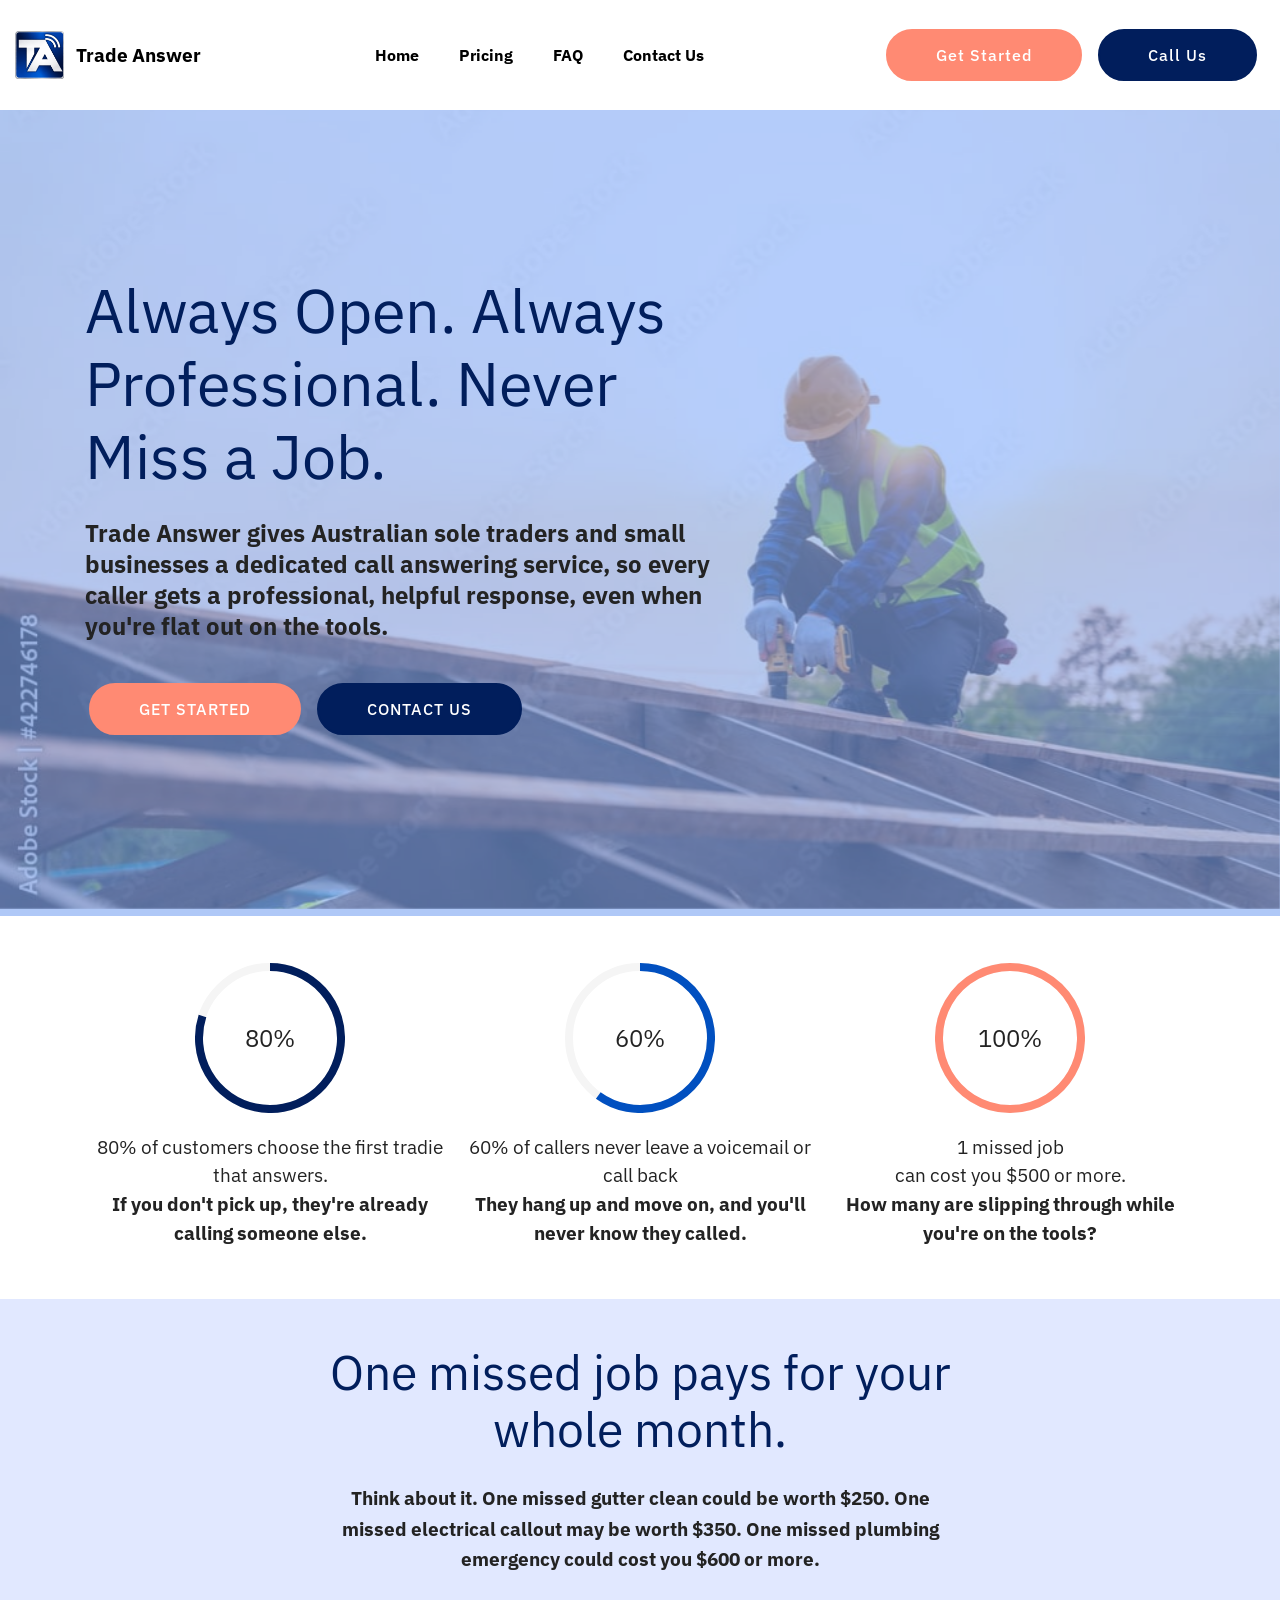
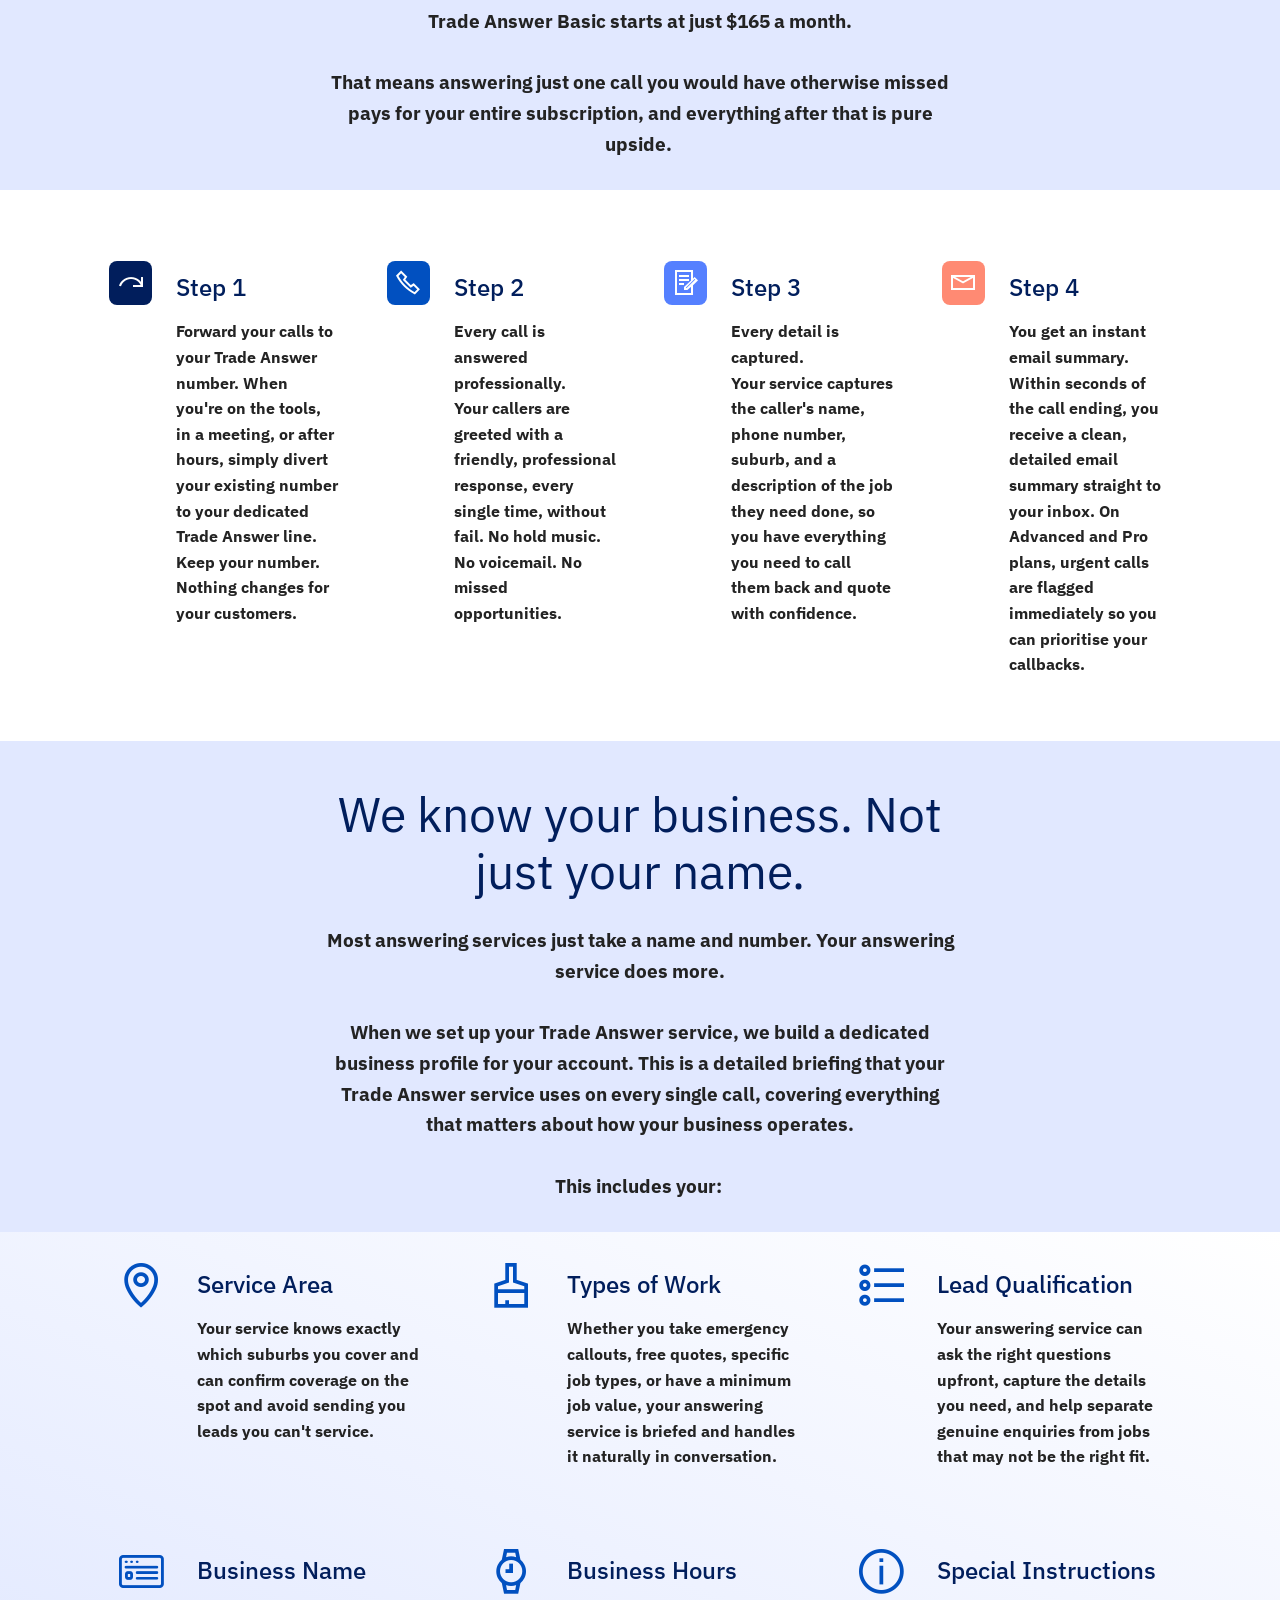
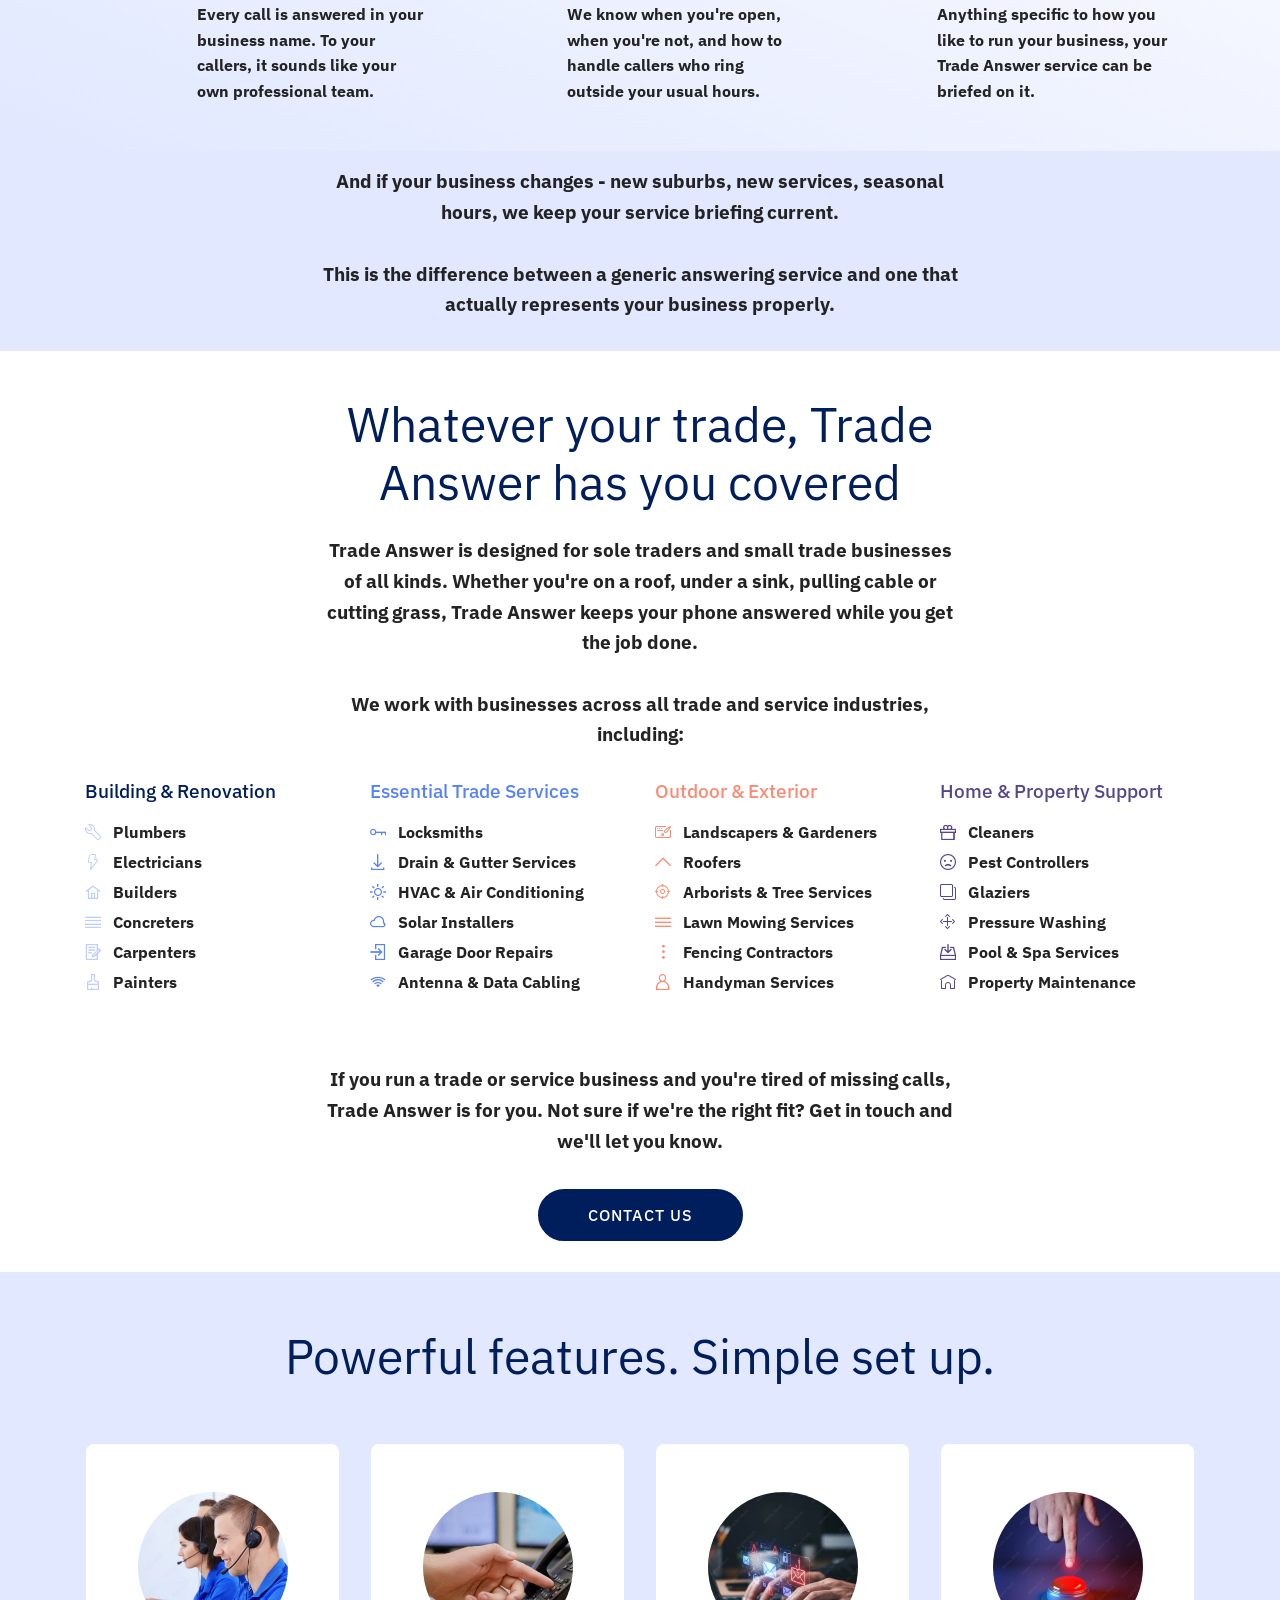
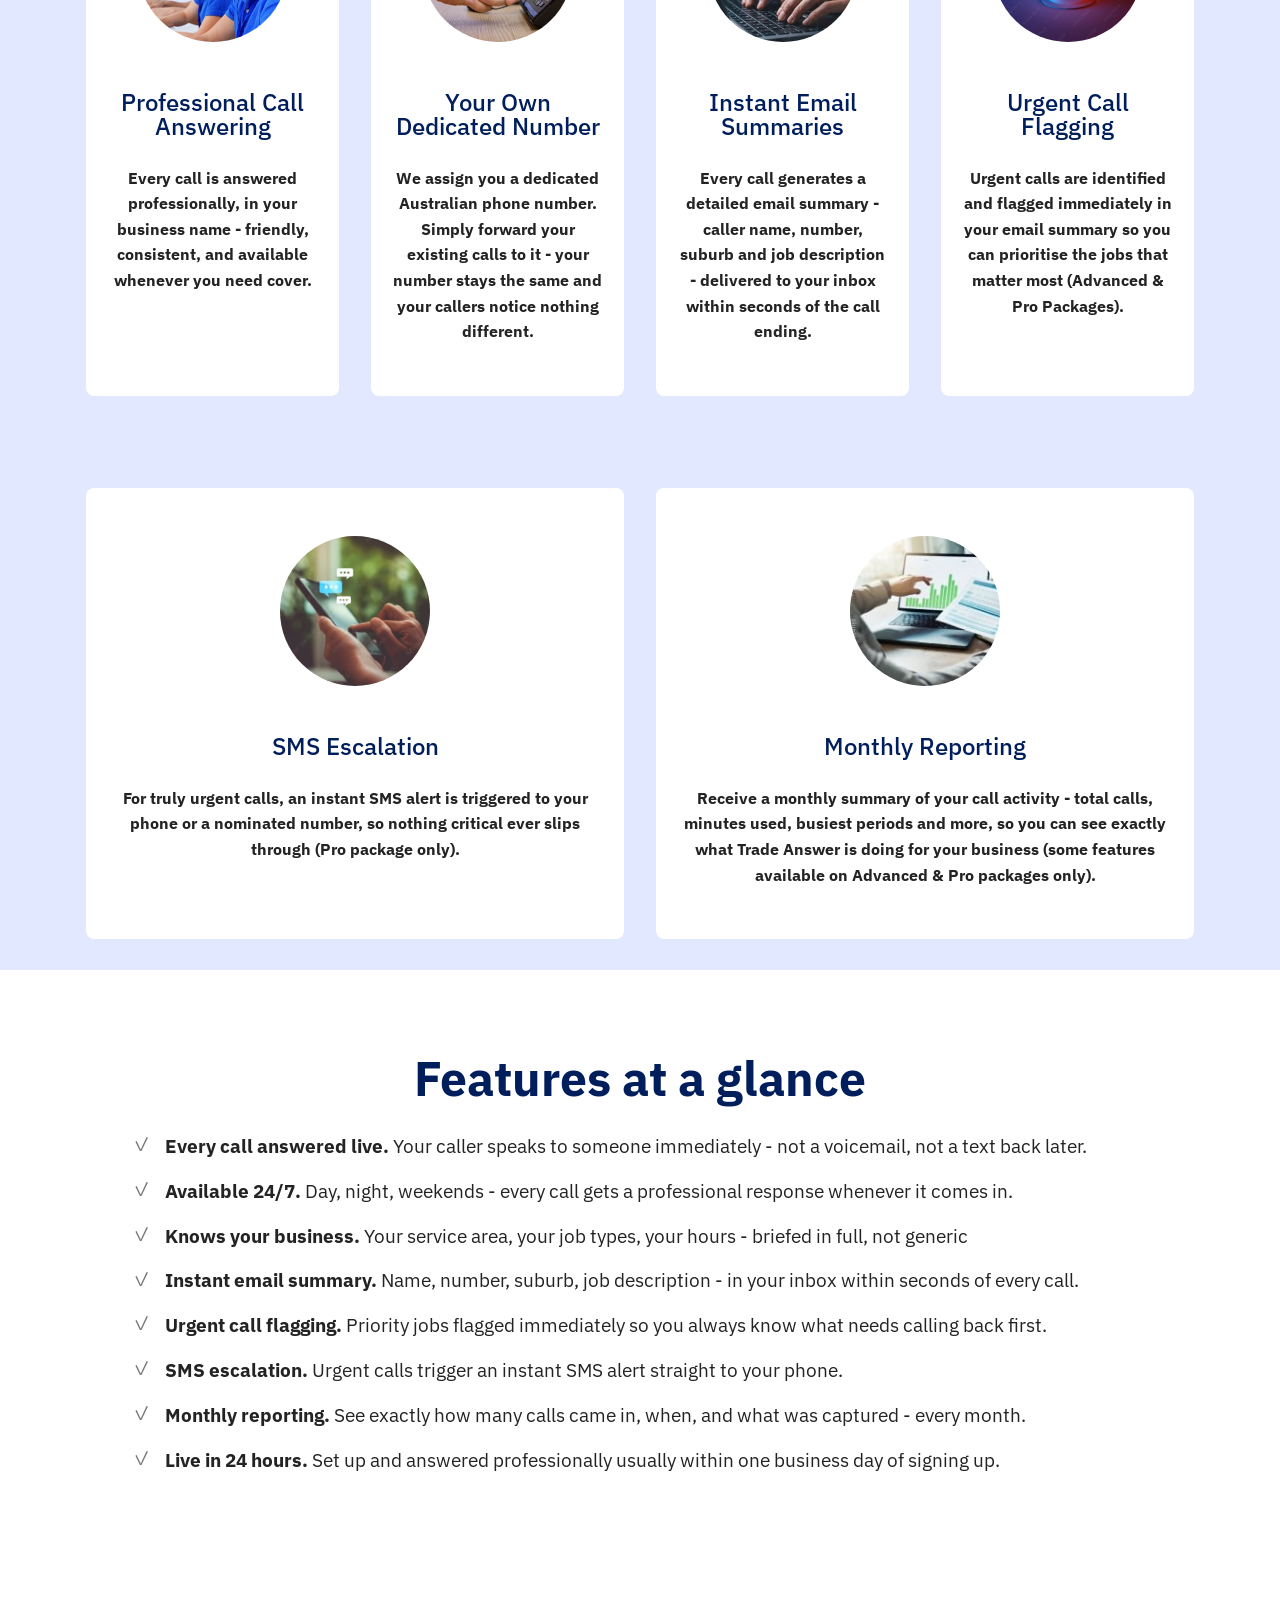
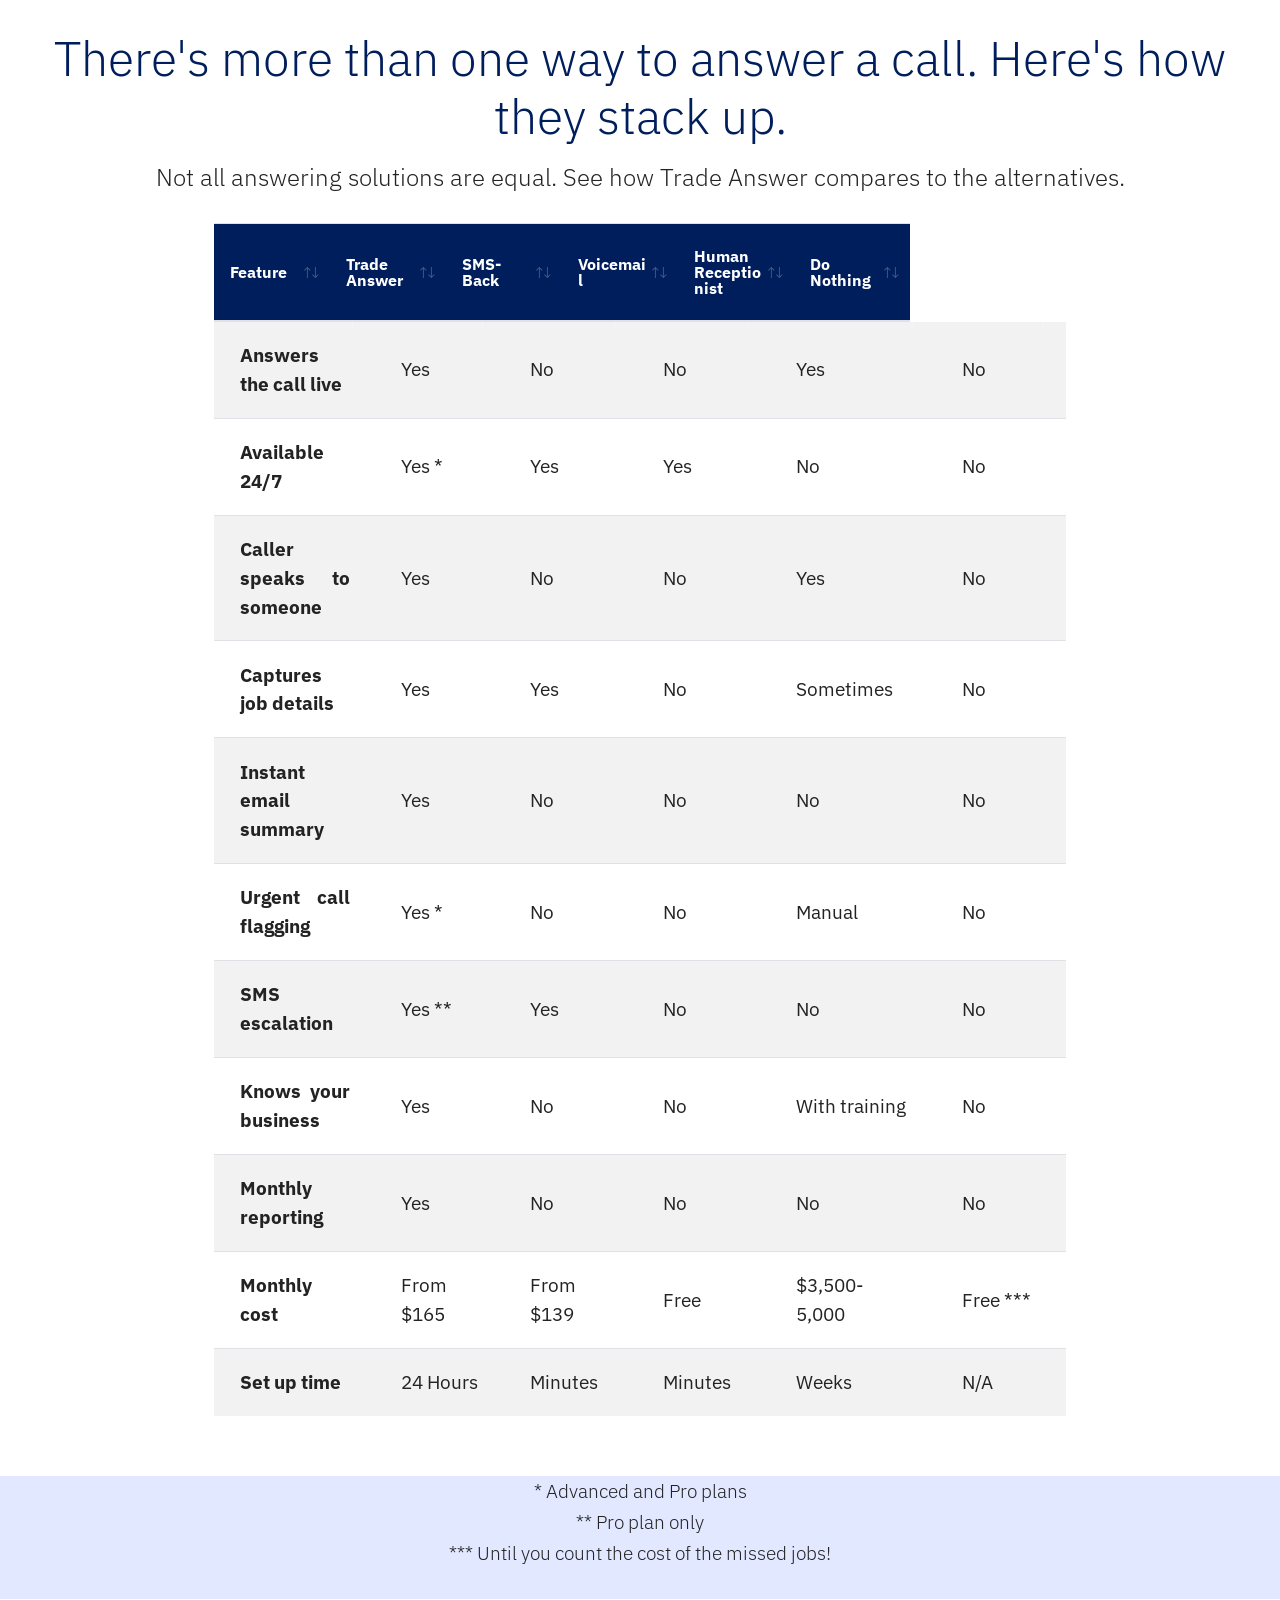
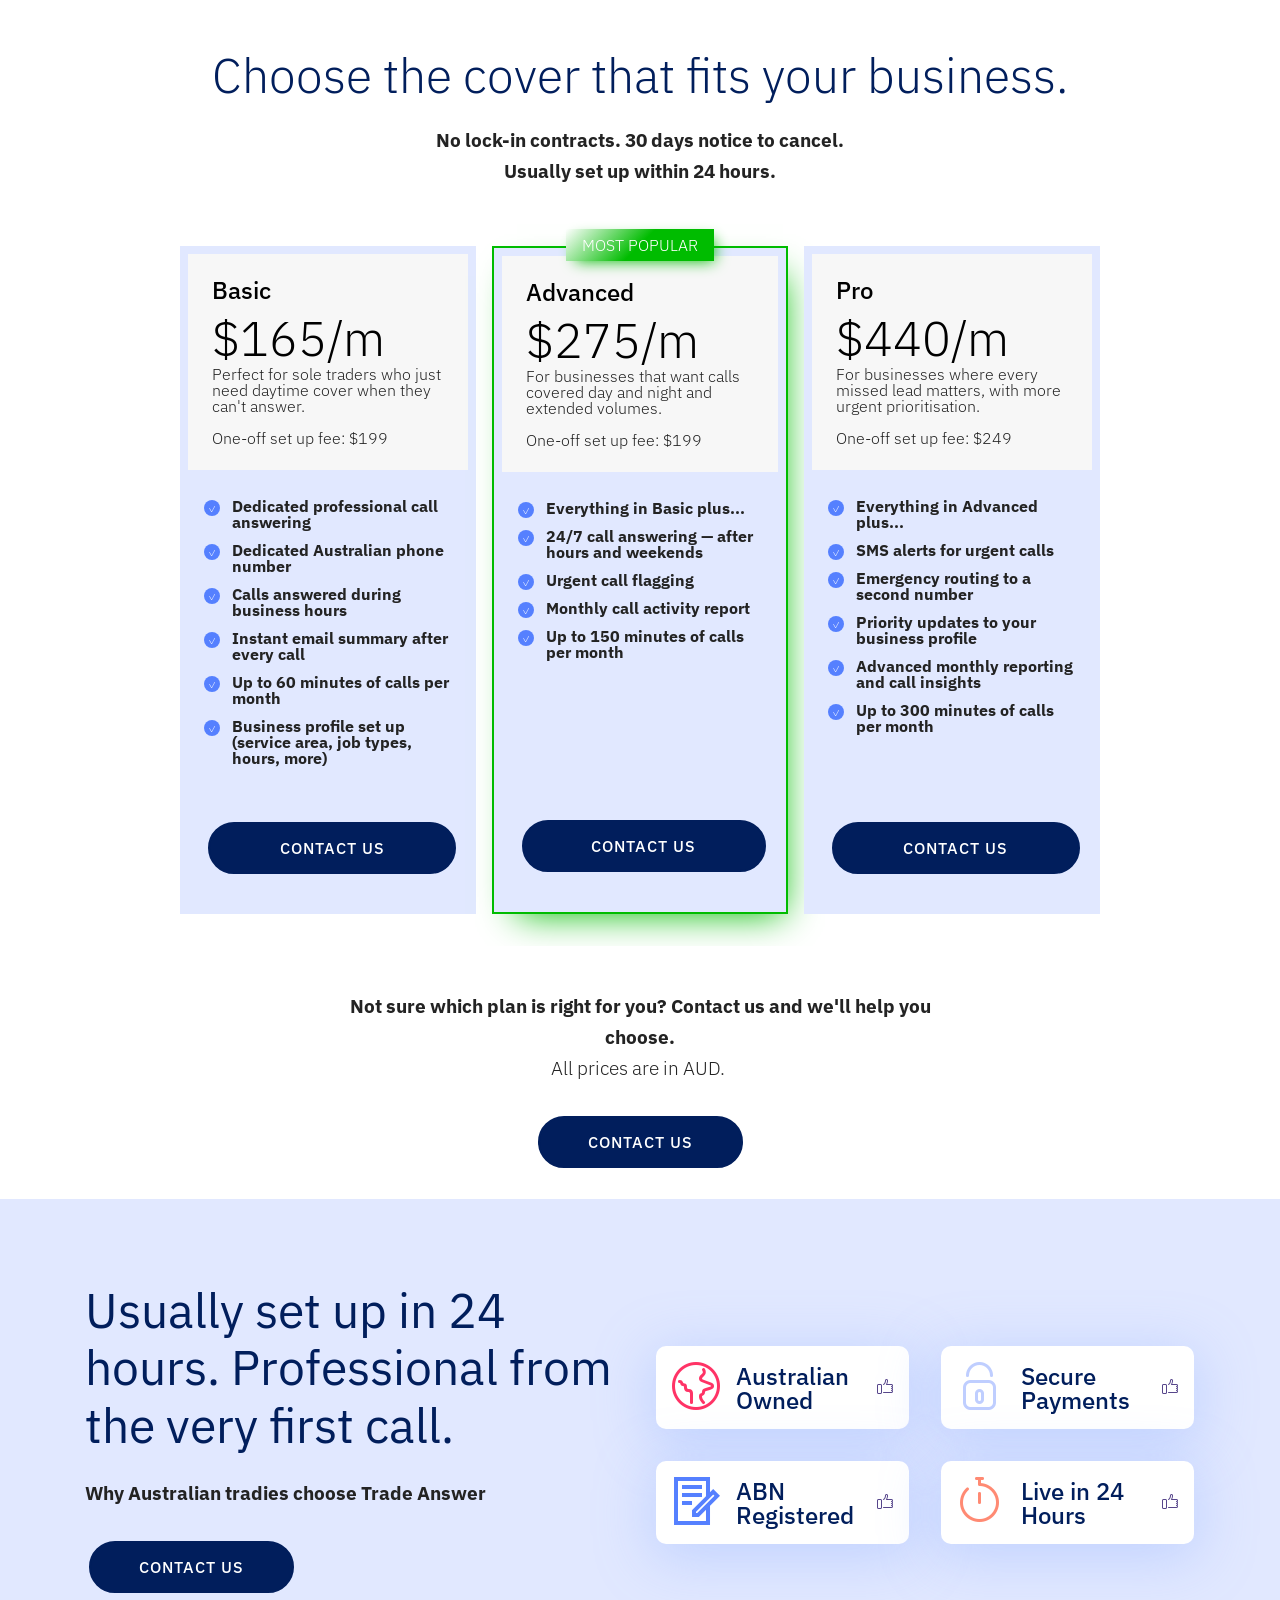
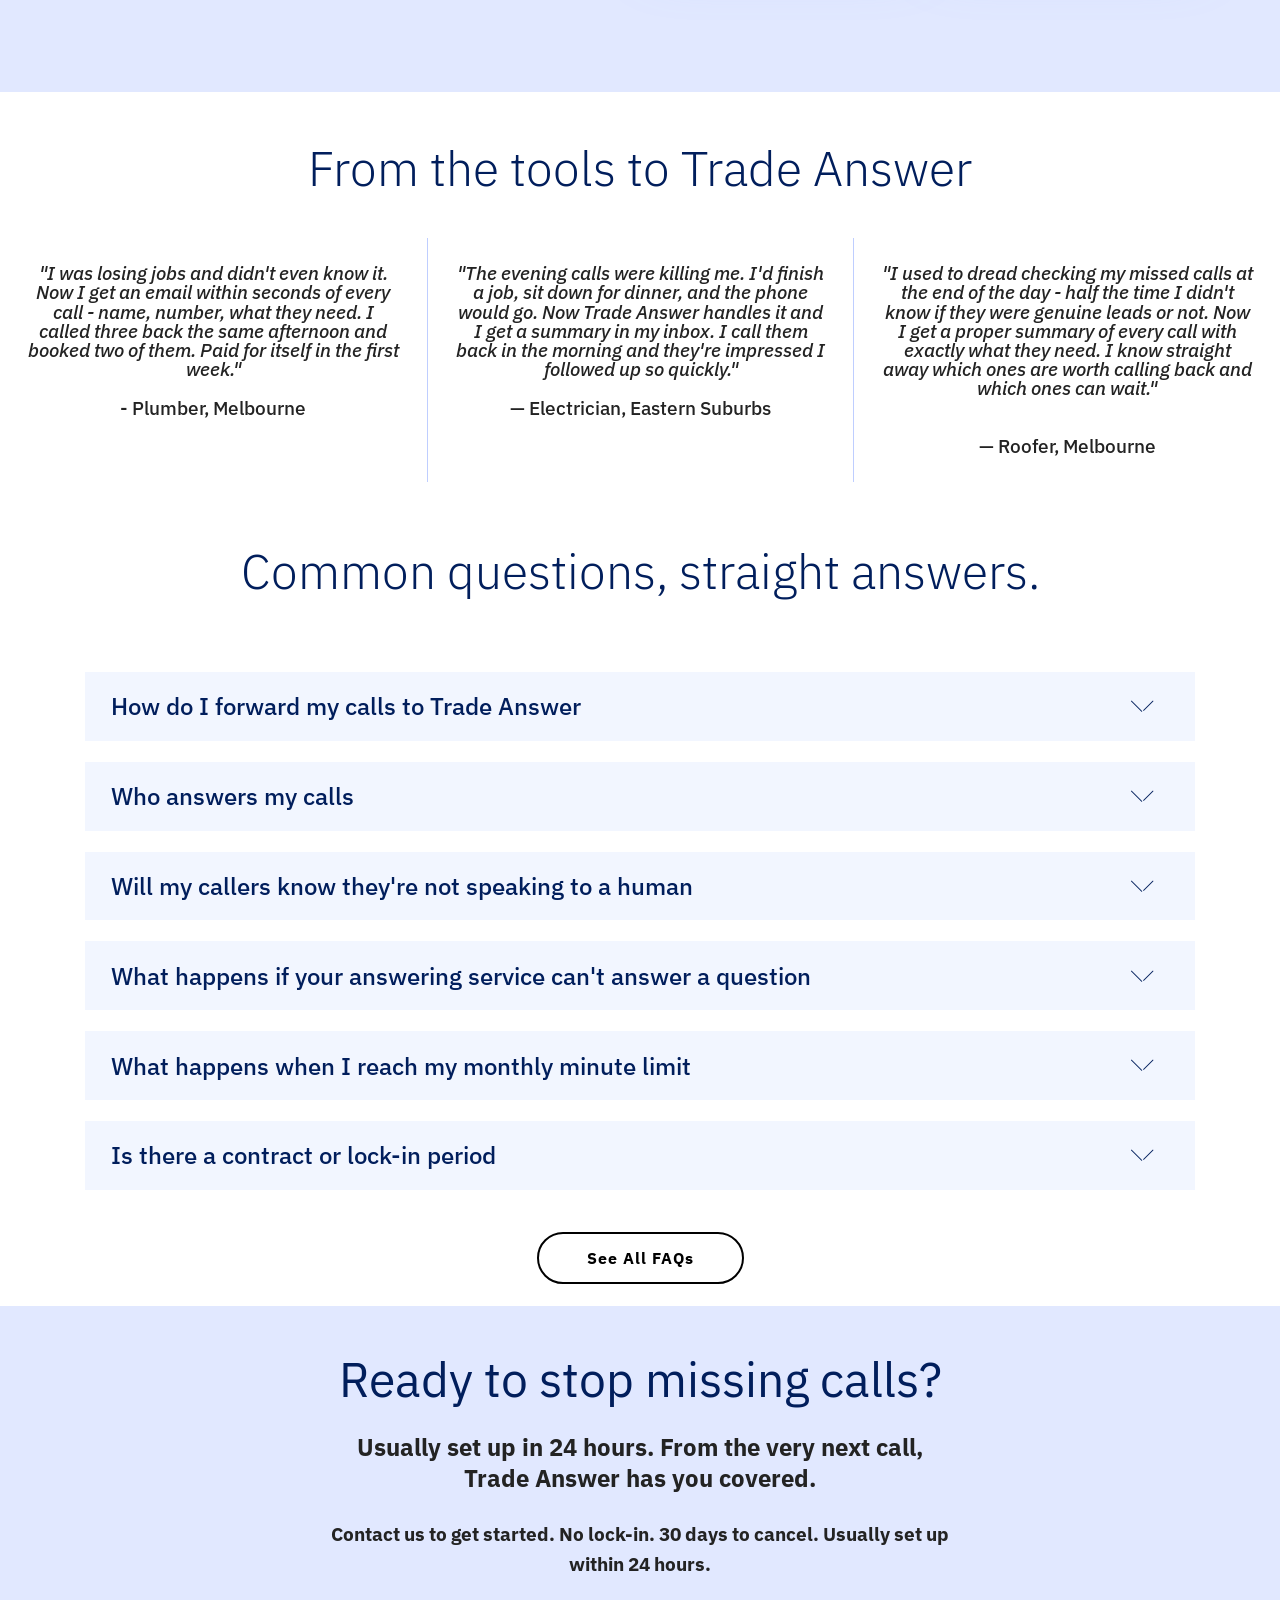
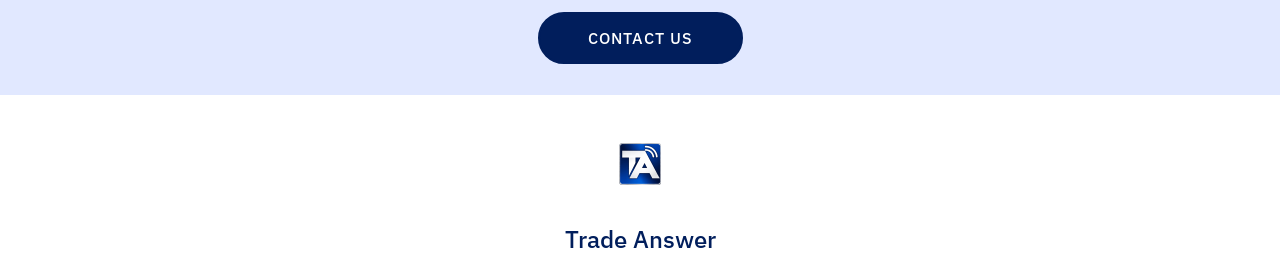
<file: index.html>
<!DOCTYPE html>
<html  >
<head>
  
  <meta charset="UTF-8">
  <meta http-equiv="X-UA-Compatible" content="IE=edge">
  
  <meta name="viewport" content="width=device-width, initial-scale=1, minimum-scale=1">
  <link rel="shortcut icon" href="assets/images/logo3-128x126.png" type="image/x-icon">
  <meta name="description" content="Never miss a job again. Trade Answer gives Australian sole 
traders and small businesses professional call answering, 
instant email summaries, and 24/7 cover from just $165/month. Usually set up in 24 hours.">
  
  
  <title>Trade Answer - Automated Call Answering for Tradies</title>
  <link rel="stylesheet" href="assets/web/assets/mobirise-icons/mobirise-icons.css">
  <link rel="stylesheet" href="assets/web/assets/mobirise-icons2/mobirise2.css">
  <link rel="stylesheet" href="assets/web/assets/mobirise-icons-bold/mobirise-icons-bold.css">
  <link rel="stylesheet" href="assets/tether/tether.min.css">
  <link rel="stylesheet" href="assets/bootstrap/css/bootstrap.min.css">
  <link rel="stylesheet" href="assets/dropdown/css/style.css">
  <link rel="stylesheet" href="assets/as-pie-progress/css/progress.min.css">
  <link rel="stylesheet" href="assets/datatables/data-tables.bootstrap4.min.css">
  <link rel="stylesheet" href="assets/socicon/css/styles.css">
  <link rel="stylesheet" href="assets/theme/css/style.css">
  <link rel="preload" href="https://fonts.googleapis.com/css?family=IBM+Plex+Sans:100,200,300,400,500,600,700,100i,200i,300i,400i,500i,600i,700i&display=swap" as="style" onload="this.onload=null;this.rel='stylesheet'">
  <noscript><link rel="stylesheet" href="https://fonts.googleapis.com/css?family=IBM+Plex+Sans:100,200,300,400,500,600,700,100i,200i,300i,400i,500i,600i,700i&display=swap"></noscript>
  <link rel="preload" as="style" href="assets/mobirise/css/mbr-additional.css?v=eWDomm"><link rel="stylesheet" href="assets/mobirise/css/mbr-additional.css?v=eWDomm" type="text/css">

  
  
  
</head>
<body>
  
  <section data-bs-version="5.1" class="menu menu01 supportm5 cid-viIExiSw2z" once="menu" id="menu01-1z">
    

    <nav class="navbar navbar-dropdown navbar-fixed-top navbar-expand-lg">
        <div class="content-wrap container">
            <div class="navbar-brand">
                <span class="navbar-logo">
                    
                        <img src="assets/images/logo3-96x95.png" alt="Trade Answer Logo" style="height: 3rem;">
                    
                </span>
                <span class="navbar-caption-wrap"><a class="navbar-caption text-black display-7" href="#"><strong>Trade Answer</strong></a></span>
            </div>
            <button class="navbar-toggler" type="button" data-toggle="collapse" data-bs-toggle="collapse" data-target="#navbarSupportedContent" data-bs-target="#navbarSupportedContent" aria-controls="navbarNavAltMarkup" aria-expanded="false" aria-label="Toggle navigation">
                <div class="hamburger">
                    <span></span>
                    <span></span>
                    <span></span>
                    <span></span>
                </div>
            </button>
            <div class="collapse navbar-collapse" id="navbarSupportedContent">
                <ul class="navbar-nav nav-dropdown" data-app-modern-menu="true"><li class="nav-item"><a class="nav-link link text-black little-radius text-primary display-4" href="index.html"><strong>Home</strong></a></li>
                    <li class="nav-item"><a class="nav-link link text-black little-radius text-primary display-4" href="index.html#pricing01-10"><strong>Pricing</strong></a></li>
                    <li class="nav-item"><a class="nav-link link text-black little-radius text-primary display-4" href="faq.html"><strong>FAQ</strong></a>
                    </li>
                    <li class="nav-item"><a class="nav-link link text-black little-radius text-primary display-4" href="contact.html"><strong>Contact Us</strong></a>
                    </li></ul>
                
                <div class="navbar-buttons mbr-section-btn"><a class="btn btn-primary display-4" href="index.html#progress-bars03-6">
                        Get Started
                    </a> <a class="btn btn-secondary display-4" href="tel:+61345181211">Call Us</a></div>
            </div>
        </div>
    </nav>
</section>

<section class="cid-viCocEmgfS mbr-parallax-background" id="header02-5">

    
    


    <div class="mbr-overlay" style="opacity: 0.6; background-color: rgb(134, 175, 254);"></div>

    <div class="container align-center">
        <div class="row justify-content-md-start">
            <div class="mbr-white col-md-12 col-lg-7">
                <h1 class="mbr-section-title mbr-regular pb-3 align-left mbr-fonts-style display-1">Always Open. Always Professional. Never Miss a Job.</h1>
                <h3 class="mbr-section-subtitle align-left align-left mbr-regular pb-3 mbr-fonts-style display-5"><strong>Trade Answer gives Australian sole traders and small businesses a dedicated call answering service, so every caller gets a professional, helpful response, even when you're flat out on the tools.</strong></h3>
                
                <div class="align-left mbr-section-btn"><a class="btn btn-md btn-primary display-4" href="index.html#progress-bars03-6">GET STARTED</a>
                    <a class="btn btn-md btn-secondary display-4" href="contact.html">CONTACT US</a></div>
            </div>
        </div>
    </div>
    
</section>

<section class="progress-bars3 cid-viCw99ze0b" id="progress-bars03-6">

    
    


    

    <div class="container">
        

        

        <div class="media-container-row">
            <div class="card p-3 align-center">
                <div class="wrap">
                    <div class="pie_progress progress1" role="progressbar" data-goal="80">
                        <p class="pie_progress__number number mbr-fonts-style display-5">80%</p>
                    </div>
                </div>
                <div class="mbr-crt-title pt-3">
                    
                    <p class="card-text py-1 mbr-fonts-style display-7">80% of customers choose the first tradie that answers.
<br><strong>If you don't pick up, they're already calling someone else.</strong><br></p>
                </div>
            </div>

            <div class="card p-3 align-center">
                <div class="wrap">
                    <div class="pie_progress progress2" role="progressbar" data-goal="60">
                        <p class="pie_progress__number number mbr-fonts-style display-5">60%</p>
                    </div>
                </div>
                <div class="mbr-crt-title pt-3">
                    
                    <p class="card-text py-1 mbr-fonts-style display-7">60% of callers never leave a voicemail or call back<br><strong>They hang up and move on, and you'll never know they called.</strong><br></p>
                </div>
            </div>

            <div class="card p-3 align-center">
                <div class="wrap">
                    <div class="pie_progress progress3" role="progressbar" data-goal="100">
                        <p class="pie_progress__number number mbr-fonts-style display-5">$500</p>
                    </div>
                </div>
                <div class="mbr-crt-title pt-3">
                    
                    <p class="card-text py-1 mbr-fonts-style display-7">1 missed job
<br>can cost you $500 or more.
<br><strong>How many are slipping through while you're on the tools?</strong><br></p>
                </div>
            </div>

            


        </div>
    </div>
</section>

<section class="cid-viCxvaoL6d" id="title02-7">

    
    


    

    <div class="container align-center">
        <div class="row justify-content-md-start justify-content-md-center">
            <div class="mbr-white col-sm-12 col-md-10 col-lg-7">
                <h1 class="mbr-section-title mbr-regular align-center mbr-fonts-style display-2">One missed job pays for your whole month.</h1>
                
                <p class="mbr-text mbr-light align-center mbr-fonts-style display-7 pt-3"><strong>Think about it. One missed gutter clean could be worth $250. One missed electrical callout may be worth $350. One missed plumbing emergency could cost you $600 or more.
<br>
<br>Trade Answer Basic starts at just $165 a month.
<br>
<br>That means answering just one call you would have otherwise missed pays for your entire subscription, and everything after that is pure upside.&nbsp;</strong><br></p>
                
            </div>
        </div>
    </div>
</section>

<section class="features1 cid-viCyK8MbQJ" id="features03-9">

    
    


    
    <div class="container">
        <div class="media-container-row">

            <div class="card p-3 col-12 col-md-8 col-lg-3">
                <div class="card-img pt-1">
                    <span class="mbr-iconfont img1 mobi-mbri-redo mobi-mbri"></span>
                </div>
                <div class="card-box">
                    <h4 class="card-title py-2 align-left mbr-fonts-style display-5">
                        Step 1</h4>
                    <p class="mbr-text mbr-fonts-style align-left display-4"><strong>Forward your calls to your Trade Answer number.&nbsp;When you're on the tools, in a meeting, or after hours, simply divert your existing number to your dedicated Trade Answer line. Keep your number. Nothing changes for your customers.&nbsp;</strong><br></p>
                </div>
            </div>

            <div class="card p-3 col-12 col-md-8 col-lg-3">
                <div class="card-img pt-1">
                    <span class="mbr-iconfont img2 mobi-mbri-phone mobi-mbri"></span>
                </div>
                <div class="card-box">
                    <h4 class="card-title py-2 align-left mbr-fonts-style display-5">Step 2</h4>
                    <p class="mbr-text mbr-fonts-style align-left display-4"><strong>Every call is answered professionally.<br>Your callers are greeted with a friendly, professional response, every single time, without fail. No hold music. No voicemail. No missed opportunities.&nbsp;</strong><br></p>
                </div>
            </div>

            <div class="card p-3 col-12 col-md-8 col-lg-3">
                <div class="card-img pt-1">
                    <span class="mbr-iconfont img3 mobi-mbri-contact-form mobi-mbri"></span>
                </div>
                <div class="card-box">
                    <h4 class="card-title py-2 align-left mbr-fonts-style display-5">

                        Step 3</h4>
                    <p class="mbr-text mbr-fonts-style align-left display-4"><strong>Every detail is captured.<br>Your service captures the caller's name, phone number, suburb, and a description of the job they need done, so you have everything you need to call them back and quote with confidence.&nbsp;</strong><br></p>
                </div>
            </div>

            <div class="card p-3 col-12 col-md-8 col-lg-3">
                <div class="card-img pt-1">
                    <span class="mbr-iconfont img4 mobi-mbri-letter mobi-mbri"></span>
                </div>
                <div class="card-box">
                    <h4 class="card-title py-2 align-left mbr-fonts-style display-5">
                        Step 4</h4>
                    <p class="mbr-text mbr-fonts-style align-left display-4"><strong>You get an instant email summary.<br>Within seconds of the call ending, you receive a clean, detailed email summary straight to your inbox. On Advanced and Pro plans, urgent calls are flagged immediately so you can prioritise your callbacks.&nbsp;</strong><br></p>
                </div>
            </div>

        </div>

    </div>

</section>

<section class="cid-viCBTfuCms" id="title02-c">

    
    


    

    <div class="container align-center">
        <div class="row justify-content-md-start justify-content-md-center">
            <div class="mbr-white col-sm-12 col-md-10 col-lg-7">
                <h1 class="mbr-section-title mbr-regular align-center mbr-fonts-style display-2">We know your business. Not just your name.</h1>
                
                <p class="mbr-text mbr-light align-center mbr-fonts-style display-7 pt-3"><strong>Most answering services just take a name and number. Your answering service does more.
<br>
<br>When we set up your Trade Answer service, we build a dedicated business profile for your account. This is a detailed briefing that your Trade Answer service uses on every single call, covering everything that matters about how your business operates.
<br>
<br>This includes your:&nbsp;</strong><br></p>
                
            </div>
        </div>
    </div>
</section>

<section class="features1 cid-viCAYUxZYD" id="features013-b">

    
    



    
    <div class="container">






        <div class="media-container-row">

            <div class="card cardcolor p-3 col-12 col-md-8 col-lg-4">
                <div class="card-img">
                    <span class="mbr-iconfont img1 mobi-mbri-map-pin mobi-mbri"></span>
                </div>
                <div class="card-box">
                    <h4 class="card-title py-2 align-left mbr-fonts-style display-5">
                        Service Area</h4>
                    <p class="mbr-text align-left mbr-fonts-style display-4"><strong>Your service knows exactly which suburbs you cover and can confirm coverage on the spot and avoid sending you leads you can't service.</strong></p>
                </div>
            </div>

            <div class="card cardcolor p-3 col-12 col-md-8 col-lg-4">
                <div class="card-img">
                    <span class="mbr-iconfont img1 mobi-mbri-website-theme-2 mobi-mbri"></span>
                </div>
                <div class="card-box">
                    <h4 class="card-title py-2 align-left mbr-fonts-style display-5">Types of Work</h4>
                    <p class="mbr-text align-left mbr-fonts-style display-4"><strong>Whether you take emergency callouts, free quotes, specific job types, or have a minimum job value, your answering service is briefed and handles it naturally in conversation.
                    </strong></p>
                </div>
            </div>

            <div class="card cardcolor p-3 col-12 col-md-8 col-lg-4">
                <div class="card-img">
                    <span class="mbr-iconfont img1 mobi-mbri-bulleted-list mobi-mbri"></span>
                </div>
                <div class="card-box">
                    <h4 class="card-title py-2 align-left mbr-fonts-style display-5">

                        Lead Qualification</h4>
                    <p class="mbr-text align-left mbr-fonts-style display-4"><strong>Your answering service can ask the right questions upfront, capture the details you need, and help separate genuine enquiries from jobs that may not be the right fit.</strong><br></p>
                </div>
            </div>

            

        </div>

        <div class="media-container-row pt-3">

            <div class="card cardcolor p-3 col-12 col-md-8 col-lg-4">
                <div class="card-img">
                    <span class="mbr-iconfont img1 mbrib-sites"></span>
                </div>
                <div class="card-box">
                    <h4 class="card-title py-2 align-left mbr-fonts-style display-5">Business Name</h4>
                    <p class="mbr-text align-left mbr-fonts-style display-4"><strong>Every call is answered in your business name. To your callers, it sounds like your own professional team.</strong></p>
                </div>
            </div>

            <div class="card cardcolor p-3 col-12 col-md-8 col-lg-4">
                <div class="card-img">
                    <span class="mbr-iconfont img1 mobi-mbri-watch mobi-mbri"></span>
                </div>
                <div class="card-box">
                    <h4 class="card-title py-2 align-left mbr-fonts-style display-5">Business Hours</h4>
                    <p class="mbr-text align-left mbr-fonts-style display-4"><strong>We know when you're open, when you're not, and how to handle callers who ring outside your usual hours.</strong><br></p>
                </div>
            </div>

            <div class="card cardcolor p-3 col-12 col-md-8 col-lg-4">
                <div class="card-img">
                    <span class="mbr-iconfont img1 mobi-mbri-info mobi-mbri"></span>
                </div>
                <div class="card-box">
                    <h4 class="card-title align-left py-2 mbr-fonts-style display-5">Special Instructions</h4>
                    <p class="mbr-text align-left mbr-fonts-style display-4"><strong>
                        Anything specific to how you like to run your business, your Trade Answer service can be briefed on it.
                    </strong></p>
                </div>
            </div>

            

        </div>


    </div>

</section>

<section class="cid-viCFNRxY2C" id="title02-d">

    
    


    

    <div class="container align-center">
        <div class="row justify-content-md-start justify-content-md-center">
            <div class="mbr-white col-sm-12 col-md-10 col-lg-7">
                
                
                <p class="mbr-text mbr-light align-center mbr-fonts-style display-7"><strong>And if your business changes - new suburbs, new services, seasonal hours, we keep your service briefing current.
<br>
<br>This is the difference between a generic answering service and one that actually represents your business properly.</strong><br></p>
                
            </div>
        </div>
    </div>
</section>

<section class="cid-viIesJyDs0" id="title02-1b">

    
    


    

    <div class="container align-center">
        <div class="row justify-content-md-start justify-content-md-center">
            <div class="mbr-white col-sm-12 col-md-10 col-lg-7">
                <h1 class="mbr-section-title mbr-regular align-center mbr-fonts-style display-2">Whatever your trade, Trade Answer has you covered</h1>
                
                <p class="mbr-text mbr-light align-center mbr-fonts-style display-7 pt-3"><strong>Trade Answer is designed for sole traders and small trade businesses of all kinds. Whether you're on a roof, under a sink, pulling cable or cutting grass, Trade Answer keeps your phone answered while you get the job done.
<br>
<br>We work with businesses across all trade and service industries, including:</strong></p>
                
            </div>
        </div>
    </div>
</section>

<section class="cid-viCGhrleHC" id="content04-e">

    
    


    

    <div class="container">
        <div class="row justify-content-center">
            
            
            
            <div class="col-6 col-md-3 col-lg-3 md-pb">
                
                <h3 class="col-title1 mbr-semibold pb-3 mbr-fonts-style display-7">Building &amp; Renovation</h3>
                <ul class="list">
                    
                <li class="item-wrap align-left">
                        <span class="mbr-iconfont mbrib-setting3" style="color: rgb(191, 206, 255); fill: rgb(191, 206, 255);"></span>
                        <h4 class="item1 mbr-regular mbr-fonts-style display-4"><strong>Plumbers</strong></h4>
                    </li><li class="item-wrap align-left">
                        <span class="mbr-iconfont mbrib-speed" style="color: rgb(191, 206, 255); fill: rgb(191, 206, 255);"></span>
                        <h4 class="item1 mbr-regular mbr-fonts-style display-4"><strong>Electricians</strong></h4>
                    </li><li class="item-wrap align-left">
                        <span class="mbr-iconfont mobi-mbri-home mobi-mbri" style="color: rgb(191, 206, 255); fill: rgb(191, 206, 255);"></span>
                        <h4 class="item1 mbr-regular mbr-fonts-style display-4"><strong>Builders</strong></h4>
                    </li><li class="item-wrap align-left">
                        <span class="mbr-iconfont mobi-mbri-align-justify mobi-mbri" style="color: rgb(191, 206, 255); fill: rgb(191, 206, 255);"></span>
                        <h4 class="item1 mbr-regular mbr-fonts-style display-4"><strong>Concreters</strong></h4>
                    </li><li class="item-wrap align-left">
                        <span class="mbr-iconfont mobi-mbri-contact-form mobi-mbri" style="color: rgb(191, 206, 255); fill: rgb(191, 206, 255);"></span>
                        <h4 class="item1 mbr-regular mbr-fonts-style display-4"><strong>Carpenters</strong></h4>
                    </li><li class="item-wrap align-left">
                        <span class="mbr-iconfont mobi-mbri-website-theme-2 mobi-mbri" style="color: rgb(191, 206, 255); fill: rgb(191, 206, 255);"></span>
                        <h4 class="item1 mbr-regular mbr-fonts-style display-4"><strong>Painters</strong></h4>
                    </li></ul>
         
            </div>
            
             <div class="col-6 col-md-3 col-lg-3 md-pb">
                
                <h3 class="col-title2 mbr-semibold pb-3 mbr-fonts-style display-7">Essential Trade Services</h3>
                <ul class="list">
                    
                <li class="item-wrap">
                        <span class="mbr-iconfont mobi-mbri-key mobi-mbri" style="color: rgb(85, 128, 255); fill: rgb(85, 128, 255);"></span>
                        <h4 class="item2 mbr-regular mbr-fonts-style display-4"><strong>Locksmiths</strong></h4>
                    </li><li class="item-wrap">
                        <span class="mbr-iconfont mobi-mbri-download mobi-mbri" style="color: rgb(85, 128, 255); fill: rgb(85, 128, 255);"></span>
                        <h4 class="item2 mbr-regular mbr-fonts-style display-4"><strong>Drain &amp; Gutter Services</strong></h4>
                    </li><li class="item-wrap">
                        <span class="mbr-iconfont mobi-mbri-sun mobi-mbri" style="color: rgb(85, 128, 255); fill: rgb(85, 128, 255);"></span>
                        <h4 class="item2 mbr-regular mbr-fonts-style display-4"><strong>HVAC &amp; Air Conditioning</strong></h4>
                    </li><li class="item-wrap">
                        <span class="mbr-iconfont mobi-mbri-cloud mobi-mbri" style="color: rgb(85, 128, 255); fill: rgb(85, 128, 255);"></span>
                        <h4 class="item2 mbr-regular mbr-fonts-style display-4"><strong>Solar Installers</strong></h4>
                    </li><li class="item-wrap">
                        <span class="mbr-iconfont mobi-mbri-login mobi-mbri" style="color: rgb(85, 128, 255); fill: rgb(85, 128, 255);"></span>
                        <h4 class="item2 mbr-regular mbr-fonts-style display-4"><strong>Garage Door Repairs</strong></h4>
                    </li><li class="item-wrap">
                        <span class="mbr-iconfont mobi-mbri-wifi mobi-mbri" style="color: rgb(85, 128, 255); fill: rgb(85, 128, 255);"></span>
                        <h4 class="item2 mbr-regular mbr-fonts-style display-4"><strong>Antenna &amp; Data Cabling</strong></h4>
                    </li></ul>
         
            </div>
            
            
              <div class="col-6 col-md-3 col-lg-3">
                
                <h3 class="col-title3 mbr-semibold pb-3 mbr-fonts-style display-7">Outdoor &amp; Exterior</h3>
                <ul class="list">
                    
                <li class="item-wrap">
                        <span class="mbr-iconfont mbrib-website-theme" style="color: rgb(255, 138, 115); fill: rgb(255, 138, 115);"></span>
                        <h4 class="item3 mbr-regular mbr-fonts-style display-4"><strong>Landscapers &amp; Gardeners</strong></h4>
                    </li><li class="item-wrap">
                        <span class="mbr-iconfont mobi-mbri-arrow-up mobi-mbri" style="color: rgb(255, 138, 115); fill: rgb(255, 138, 115);"></span>
                        <h4 class="item3 mbr-regular mbr-fonts-style display-4"><strong>Roofers</strong></h4>
                    </li><li class="item-wrap">
                        <span class="mbr-iconfont mbrib-target" style="color: rgb(255, 138, 115); fill: rgb(255, 138, 115);"></span>
                        <h4 class="item3 mbr-regular mbr-fonts-style display-4"><strong>Arborists &amp; Tree Services</strong></h4>
                    </li><li class="item-wrap">
                        <span class="mbr-iconfont mobi-mbri-menu mobi-mbri" style="color: rgb(255, 138, 115); fill: rgb(255, 138, 115);"></span>
                        <h4 class="item3 mbr-regular mbr-fonts-style display-4"><strong>Lawn Mowing Services</strong></h4>
                    </li><li class="item-wrap">
                        <span class="mbr-iconfont mobi-mbri-more-vertical mobi-mbri" style="color: rgb(255, 138, 115); fill: rgb(255, 138, 115);"></span>
                        <h4 class="item3 mbr-regular mbr-fonts-style display-4"><strong>Fencing Contractors</strong></h4>
                    </li><li class="item-wrap">
                        <span class="mbr-iconfont mobi-mbri-user mobi-mbri" style="color: rgb(255, 138, 115); fill: rgb(255, 138, 115);"></span>
                        <h4 class="item3 mbr-regular mbr-fonts-style display-4"><strong>Handyman Services</strong></h4>
                    </li></ul>
         
            </div>
                
         <div class="col-6 col-md-3 col-lg-3">
                
                <h3 class="col-title4 mbr-semibold pb-3 mbr-fonts-style display-7">Home &amp; Property Support</h3>
                <ul class="list">
                    
                <li class="item-wrap">
                        <span class="mbr-iconfont mobi-mbri-gift mobi-mbri" style="color: rgb(87, 70, 139); fill: rgb(87, 70, 139);"></span>
                        <h4 class="item4 mbr-regular mbr-fonts-style display-4"><strong>Cleaners</strong></h4>
                    </li><li class="item-wrap">
                        <span class="mbr-iconfont mobi-mbri-sad-face mobi-mbri" style="color: rgb(87, 70, 139); fill: rgb(87, 70, 139);"></span>
                        <h4 class="item4 mbr-regular mbr-fonts-style display-4"><strong>Pest Controllers</strong></h4>
                    </li><li class="item-wrap">
                        <span class="mbr-iconfont mbrib-layers" style="color: rgb(87, 70, 139); fill: rgb(87, 70, 139);"></span>
                        <h4 class="item4 mbr-regular mbr-fonts-style display-4"><strong>Glaziers</strong></h4>
                    </li><li class="item-wrap">
                        <span class="mbr-iconfont mbrib-drag-n-drop2" style="color: rgb(87, 70, 139); fill: rgb(87, 70, 139);"></span>
                        <h4 class="item4 mbr-regular mbr-fonts-style display-4"><strong>Pressure Washing</strong></h4>
                    </li><li class="item-wrap">
                        <span class="mbr-iconfont mobi-mbri-to-local-drive mobi-mbri" style="color: rgb(87, 70, 139); fill: rgb(87, 70, 139);"></span>
                        <h4 class="item4 mbr-regular mbr-fonts-style display-4"><strong>Pool &amp; Spa Services</strong></h4>
                    </li><li class="item-wrap">
                        <span class="mbr-iconfont mbrib-home" style="color: rgb(87, 70, 139); fill: rgb(87, 70, 139);"></span>
                        <h4 class="item4 mbr-regular mbr-fonts-style display-4"><strong>Property Maintenance</strong></h4>
                    </li></ul>
         
            </div>
            
            
            
        </div>
    </div>
</section>

<section class="cid-viCO1t4ym6" id="title02-j">

    
    


    

    <div class="container align-center">
        <div class="row justify-content-md-start justify-content-md-center">
            <div class="mbr-white col-sm-12 col-md-10 col-lg-7">
                
                
                <p class="mbr-text mbr-light align-center mbr-fonts-style display-7"><strong>If you run a trade or service business and you're tired of missing calls, Trade Answer is for you. Not sure if we're the right fit? Get in touch and we'll let you know.</strong><br></p>
                <div class="align-center mbr-section-btn"><a class="btn btn-md btn-secondary display-4" href="contact.html">CONTACT US</a></div>
            </div>
        </div>
    </div>
</section>

<section class="features2 cid-viCOscJL92" id="features08-k">

    
    


    

    <div class="container">
        <h4 class="main-title pb-5 mbr-regular mbr-fonts-style display-2">Powerful features. Simple set up.</h4>

        <div class="row">
            <div class="card p-3 col-12 col-md-6 col-lg-3">
                <div class="card-wrapper">
                    <div class="card-img">
                        <img src="assets/images/adobestock-132171412-preview-300x291.jpg" alt="Trade Answer - Professional Call Answering">
                    </div>
                    <div class="card-box">
                        <h4 class="card-title pb-3 mbr-fonts-style display-5">Professional Call Answering</h4>
                        <p class="mbr-text pb-3 mbr-fonts-style display-4"><strong>Every call is answered professionally, in your business name - friendly, consistent, and available whenever you need cover.</strong></p>

                        


                    </div>
                </div>
            </div>

            <div class="card p-3 col-12 col-md-6 col-lg-3">
                <div class="card-wrapper">
                    <div class="card-img">
                        <img src="assets/images/adobestock-488660362-preview-300x300.jpg" alt="Trade Answer - Dedicated Number">
                    </div>
                    <div class="card-box ">
                        <h4 class="card-title pb-3 mbr-fonts-style display-5">Your Own Dedicated Number</h4>
                        <p class="mbr-text pb-3 mbr-fonts-style display-4"><strong>We assign you a dedicated Australian phone number. Simply forward your existing calls to it - your number stays the same and your callers notice nothing different.</strong></p>
                        
                    </div>
                </div>
            </div>

            <div class="card p-3 col-12 col-md-6 col-lg-3">
                <div class="card-wrapper">
                    <div class="card-img">
                        <img src="assets/images/adobestock-1991832558-preview-300x274.jpg" alt="Trade Answer - Instant Email Summaries">
                    </div>
                    <div class="card-box">
                        <h4 class="card-title pb-3 mbr-fonts-style display-5">Instant Email Summaries</h4>
                        <p class="mbr-text pb-3 mbr-fonts-style display-4"><strong>Every call generates a detailed email summary - caller name, number, suburb and job description - delivered to your inbox within seconds of the call ending.</strong></p>
                        
                    </div>
                </div>
            </div>

            <div class="card p-3 col-12 col-md-6 col-lg-3">
                <div class="card-wrapper">
                    <div class="card-img">
                        <img src="assets/images/adobestock-104114950-preview-300x300.jpg" alt="Trade Answer - Urgent Call Flagging">
                    </div>
                    <div class="card-box">
                        <h4 class="card-title pb-3 mbr-fonts-style display-5">Urgent Call Flagging</h4>
                        <p class="mbr-text pb-3 mbr-fonts-style display-4"><strong>Urgent calls are identified and flagged immediately in your email summary so you can prioritise the jobs that matter most (Advanced &amp; Pro Packages).</strong></p>
                        
                    </div>
                </div>
            </div>
        </div>
    </div>
</section>

<section class="features2 cid-viCONVktF8" id="features08-l">

    
    


    

    <div class="container">
        

        <div class="row">
            <div class="card p-3 col-12 col-md-6">
                <div class="card-wrapper">
                    <div class="card-img">
                        <img src="assets/images/adobestock-226771742-preview-300x200.jpg" alt="Trade Answer - SMS Escalation">
                    </div>
                    <div class="card-box">
                        <h4 class="card-title pb-3 mbr-fonts-style display-5">SMS Escalation</h4>
                        <p class="mbr-text pb-3 mbr-fonts-style display-4"><strong>For truly urgent calls, an instant SMS alert is triggered to your phone or a nominated number, so nothing critical ever slips through (Pro package only).</strong></p>

                        


                    </div>
                </div>
            </div>

            <div class="card p-3 col-12 col-md-6">
                <div class="card-wrapper">
                    <div class="card-img">
                        <img src="assets/images/adobestock-660841160-preview-300x158.jpeg" alt="Trade Answer - Monthly Reporting">
                    </div>
                    <div class="card-box ">
                        <h4 class="card-title pb-3 mbr-fonts-style display-5">Monthly Reporting</h4>
                        <p class="mbr-text pb-3 mbr-fonts-style display-4"><strong>Receive a monthly summary of your call activity - total calls, minutes used, busiest periods and more, so you can see exactly what Trade Answer is doing for your business (some features available on Advanced &amp; Pro packages only).</strong></p>
                        
                    </div>
                </div>
            </div>

            

            
        </div>
    </div>
</section>

<section class="list5 cid-viD3Hjvt9A" id="list05-u">
    
    <div class="container">
        <div class="row justify-content-center">
            <div class="col-md-12 col-lg-11">
                <h3 class="mbr-section-title mbr-fonts-style mb-4 display-2"><strong>Features at a glance</strong></h3>

                <div class="mbr-list mbr-fonts-style display-7">
                    <ul>
                        <li><strong>Every call answered live. </strong>Your caller speaks to someone immediately - not a voicemail, not a text back later.</li>
                        <li><strong>Available 24/7. </strong>Day, night, weekends - every call gets a professional response whenever it comes in.</li>
                        <li><strong>Knows your business. </strong>Your service area, your job types, your hours - briefed in full, not generic</li>
                        <li><strong>Instant email summary.</strong> Name, number, suburb, job description - in your inbox within seconds of every call.</li>
                        <li><strong>Urgent call flagging. </strong>Priority jobs flagged immediately so you always know what needs calling back first.</li>
                        <li><strong>SMS escalation. </strong>Urgent calls trigger an instant SMS alert straight to your phone.</li><li><strong>Monthly reporting. </strong>See exactly how many calls came in, when, and what was captured - every month.</li><li><strong>Live in 24 hours. </strong>Set up and answered professionally usually within one business day of signing up.</li>
                    </ul>
                </div>
            </div>
        </div>
    </div>
</section>

<section class="table01 photom4_table01 section-table cid-viD3Ypslmt" id="table01-v">

    
    


    
    <div class="container-fluid">
        <div class="row align-center">
            <div class="col-12 col-md-12">
                <h2 class="mbr-section-title mbr-fonts-style mbr-black display-2">There's more than one way to answer a call. Here's how they stack up.</h2>
                <h3 class="mbr-section-subtitle mbr-light mbr-fonts-style pb-3 pt-2 display-5">Not all answering solutions are equal. See how Trade Answer compares to the alternatives.</h3>
                <div class="table-wrapper" style="width: 80%;">
                    <div class="container-fluid">
                        
                    </div>
                    <div class="container-fluid scroll">
                        <table class="table table-striped" cellspacing="0" data-empty="No matching records found">
                            <thead>
                                <tr class="table-heads">
                                    
                                    
                                    
                                    
                                    
                                <th class="head-item mbr-fonts-style display-4"><strong>Feature</strong></th><th class="head-item mbr-fonts-style display-4"><strong>Trade Answer</strong></th><th class="head-item mbr-fonts-style display-4"><strong>SMS-Back</strong></th><th class="head-item mbr-fonts-style display-4"><strong>Voicemail</strong></th><th class="head-item mbr-fonts-style display-4"><strong>Human Receptionist</strong></th><th class="head-item mbr-fonts-style display-4"><strong>Do Nothing</strong></th></tr>
                            </thead>

                            <tbody>
                                

                                

                                

                                

                                
                            <tr>
                                    
                                    
                                    
                                    
                                    
                                <td class="body-item mbr-fonts-style display-7"><strong>Answers the call live</strong></td><td class="body-item mbr-fonts-style display-7">Yes</td><td class="body-item mbr-fonts-style display-7">No</td><td class="body-item mbr-fonts-style display-7">No</td><td class="body-item mbr-fonts-style display-7">Yes</td><td class="body-item mbr-fonts-style display-7">No</td></tr><tr>
                                    
                                    
                                    
                                    
                                    
                                <td class="body-item mbr-fonts-style display-7"><strong>Available 24/7</strong></td><td class="body-item mbr-fonts-style display-7">Yes *</td><td class="body-item mbr-fonts-style display-7">Yes</td><td class="body-item mbr-fonts-style display-7">Yes</td><td class="body-item mbr-fonts-style display-7">No</td><td class="body-item mbr-fonts-style display-7">No</td></tr><tr>
                                    
                                    
                                    
                                    
                                    
                                <td class="body-item mbr-fonts-style display-7"><strong>Caller speaks to someone</strong></td><td class="body-item mbr-fonts-style display-7">Yes</td><td class="body-item mbr-fonts-style display-7">No</td><td class="body-item mbr-fonts-style display-7">No</td><td class="body-item mbr-fonts-style display-7">Yes</td><td class="body-item mbr-fonts-style display-7">No</td></tr><tr>
                                    
                                    
                                    
                                    
                                    
                                <td class="body-item mbr-fonts-style display-7"><strong>Captures job details</strong></td><td class="body-item mbr-fonts-style display-7">Yes</td><td class="body-item mbr-fonts-style display-7">Yes</td><td class="body-item mbr-fonts-style display-7">No</td><td class="body-item mbr-fonts-style display-7">Sometimes</td><td class="body-item mbr-fonts-style display-7">No</td></tr><tr>
                                    
                                    
                                    
                                    
                                    
                                <td class="body-item mbr-fonts-style display-7"><strong>Instant email summary</strong></td><td class="body-item mbr-fonts-style display-7">Yes</td><td class="body-item mbr-fonts-style display-7">No</td><td class="body-item mbr-fonts-style display-7">No</td><td class="body-item mbr-fonts-style display-7">No</td><td class="body-item mbr-fonts-style display-7">No</td></tr><tr>
                                    
                                    
                                    
                                    
                                    
                                <td class="body-item mbr-fonts-style display-7"><strong>Urgent call flagging</strong></td><td class="body-item mbr-fonts-style display-7">Yes *</td><td class="body-item mbr-fonts-style display-7">No</td><td class="body-item mbr-fonts-style display-7">No</td><td class="body-item mbr-fonts-style display-7">Manual</td><td class="body-item mbr-fonts-style display-7">No</td></tr><tr>
                                    
                                    
                                    
                                    
                                    
                                <td class="body-item mbr-fonts-style display-7"><strong>SMS escalation</strong></td><td class="body-item mbr-fonts-style display-7">Yes **</td><td class="body-item mbr-fonts-style display-7">Yes</td><td class="body-item mbr-fonts-style display-7">No</td><td class="body-item mbr-fonts-style display-7">No</td><td class="body-item mbr-fonts-style display-7">No</td></tr><tr>
                                    
                                    
                                    
                                    
                                    
                                <td class="body-item mbr-fonts-style display-7"><strong>Knows your business</strong></td><td class="body-item mbr-fonts-style display-7">Yes</td><td class="body-item mbr-fonts-style display-7">No</td><td class="body-item mbr-fonts-style display-7">No</td><td class="body-item mbr-fonts-style display-7">With training</td><td class="body-item mbr-fonts-style display-7">No</td></tr><tr>
                                    
                                    
                                    
                                    
                                    
                                <td class="body-item mbr-fonts-style display-7"><strong>Monthly reporting</strong></td><td class="body-item mbr-fonts-style display-7">Yes</td><td class="body-item mbr-fonts-style display-7">No</td><td class="body-item mbr-fonts-style display-7">No</td><td class="body-item mbr-fonts-style display-7">No</td><td class="body-item mbr-fonts-style display-7">No</td></tr><tr>
                                    
                                    
                                    
                                    
                                    
                                <td class="body-item mbr-fonts-style display-7"><strong>Monthly cost</strong></td><td class="body-item mbr-fonts-style display-7">From $165</td><td class="body-item mbr-fonts-style display-7">From $139</td><td class="body-item mbr-fonts-style display-7">Free</td><td class="body-item mbr-fonts-style display-7">$3,500-5,000</td><td class="body-item mbr-fonts-style display-7">Free ***</td></tr><tr>
                                    
                                    
                                    
                                    
                                    
                                <td class="body-item mbr-fonts-style display-7"><strong>Set up time</strong></td><td class="body-item mbr-fonts-style display-7">24 Hours</td><td class="body-item mbr-fonts-style display-7">Minutes</td><td class="body-item mbr-fonts-style display-7">Minutes</td><td class="body-item mbr-fonts-style display-7">Weeks</td><td class="body-item mbr-fonts-style display-7">N/A</td></tr></tbody>
                        </table>
                    </div>
                    <div class="container-fluid table-info-container">
                        
                    </div>
                </div>
            </div>
        </div>
    </div>
</section>

<section class="cid-viCWNMBTzx" id="title02-n">

    
    


    

    <div class="container align-center">
        <div class="row justify-content-md-start justify-content-md-center">
            <div class="mbr-white col-sm-12 col-md-10 col-lg-7">
                
                
                <p class="mbr-text mbr-light align-center mbr-fonts-style display-7">
                    * Advanced and Pro plans<br>** Pro plan only<br>*** Until you count the cost of the missed jobs!</p>
                
            </div>
        </div>
    </div>
</section>

<section class="pricing01 standm5 cid-viDav5idBq" id="pricing01-10">
    

    
    

    <div class="container">
        <div class="row justify-content-center">
            <div class="col-12 col-lg-10">
                <div class="content-wrapper">
                    <div class="row">
                        <div class="col-12">
                            <div class="title-wrapper">
                                
                                <h2 class="mbr-section-title mbr-fonts-style display-2">Choose the cover that fits your business.</h2>
                                <div class="text-wrapper">
                                    <p class="mbr-text mbr-fonts-style display-7"><strong>
                                        No lock-in contracts. 30 days notice to cancel. Usually set up within 24 hours.
                                    </strong></p>
                                </div>
                            </div>
                        </div>
                    </div>
                    <div class="row items-wrapper justify-content-center">
                        <div class="col-12 col-lg-4 item features-without-image">
                            <div class="item-wrapper large-radius">
                                <div class="item-content">
                                    <div class="card-box card-wrap">
                                        <h4 class="item-title mbr-fonts-style display-5">
                                            Basic
                                        </h4>
                                        <p class="item-price mbr-fonts-style display-2">
                                            $165/m</p>
                                        <p class="item-desc mbr-fonts-style display-4">Perfect for sole traders who just need daytime cover when they can't answer.<br><br>One-off set up fee: $199</p>
                                    </div>
                                    <ul class="list mbr-fonts-style display-4">
                                        <li class="item-wrap"><strong>Dedicated professional call answering</strong></li>
                                        <li class="item-wrap"><strong><span style="font-size: 1rem;">Dedicated Australian phone number</span><br></strong></li>
                                        <li class="item-wrap"><strong>Calls answered during business hours</strong></li><li class="item-wrap"><strong>Instant email summary after every call</strong></li><li class="item-wrap"><strong>Up to 60 minutes of calls per month</strong></li><li class="item-wrap"><strong>Business profile set up (service area, job types, hours, more)</strong></li>
                                    </ul>
                                </div>
                                <div class="cont-wrap">
                                    <div class="mbr-section-btn"><a class="btn btn-secondary display-4" href="contact.html">CONTACT US</a></div>
                                </div>
                            </div>
                        </div>
                        <div class="col-12 col-lg-4 item features-without-image">
                            <div class="item-wrapper large-radius card_2">
                                <div class="label-wrapper">
                                    <p class="item-label card-wrap large-radius mbr-fonts-style display-4">
                                        MOST POPULAR</p>
                                </div>
                                <div class="item-content">
                                    <div class="card-box card-wrap">
                                        <h4 class="item-title mbr-fonts-style display-5">
                                            Advanced</h4>
                                        <p class="item-price mbr-fonts-style display-2">
                                            $275/m</p>
                                        <p class="item-desc mbr-fonts-style display-4">
                                            For businesses that want calls covered day and night and extended volumes.<br><br>One-off set up fee: $199</p>
                                    </div>
                                    <ul class="list mbr-fonts-style display-4">
                                        <li class="item-wrap"><strong>Everything in Basic plus...</strong></li>
                                        <li class="item-wrap"><strong>24/7 call answering — after hours and weekends</strong></li>
                                        <li class="item-wrap"><strong>Urgent call flagging</strong></li>
                                        <li class="item-wrap"><strong>Monthly call activity report</strong></li>
                                        <li class="item-wrap"><strong>Up to 150 minutes of calls per month</strong></li>
                                    </ul>
                                </div>
                                <div class="cont-wrap">
                                    <div class="mbr-section-btn"><a class="btn btn-secondary display-4" href="contact.html">CONTACT US</a></div>
                                </div>
                            </div>
                        </div>
                        <div class="col-12 col-lg-4 item features-without-image">
                            <div class="item-wrapper large-radius">
                                <div class="item-content">
                                    <div class="card-box card-wrap">
                                        <h4 class="item-title mbr-fonts-style display-5">
                                            Pro</h4>
                                        <p class="item-price mbr-fonts-style display-2">
                                            $440/m</p>
                                        <p class="item-desc mbr-fonts-style display-4">
                                            For businesses where every missed lead matters, with more urgent prioritisation.<br><br>One-off set up fee: $249</p>
                                    </div>
                                    <ul class="list mbr-fonts-style display-4">
                                        <li class="item-wrap"><strong>Everything in Advanced plus...</strong></li>
                                        <li class="item-wrap"><strong>SMS alerts for urgent calls</strong></li>
                                        <li class="item-wrap"><strong>Emergency routing to a second number</strong></li>
                                        <li class="item-wrap"><strong>Priority updates to your business profile</strong></li><li class="item-wrap"><strong>Advanced monthly reporting and call insights</strong></li>
                                        <li class="item-wrap"><strong>Up to 300 minutes of calls per month</strong></li>
                                    </ul>
                                </div>
                                <div class="cont-wrap">
                                    <div class="mbr-section-btn"><a class="btn btn-secondary display-4" href="contact.html">CONTACT US</a></div>
                                </div>
                            </div>
                        </div>
                    </div>
                </div>
            </div>
        </div>
    </div>
</section>

<section class="cid-viDjmZm1eV" id="title02-11">

    
    


    

    <div class="container align-center">
        <div class="row justify-content-md-start justify-content-md-center">
            <div class="mbr-white col-sm-12 col-md-10 col-lg-7">
                
                
                <p class="mbr-text mbr-light align-center mbr-fonts-style display-7"><strong>
                    Not sure which plan is right for you? Contact us and we'll help you choose.</strong><br>All prices are in AUD.&nbsp;</p>
                <div class="align-center mbr-section-btn"><a class="btn btn-md btn-secondary display-4" href="contact.html">CONTACT US</a></div>
            </div>
        </div>
    </div>
</section>

<section class="features1 cid-viDkTQcdFM" id="features011-12">

    
    


    
    <div class="container">
        
         <div class="row justify-content-center">
          <div class="col-md-12 col-lg-6 py-2 m-auto">
                <h1 class="mbr-section-title mbr-regular pb-3 align-left mbr-fonts-style display-2">Usually set up in 24 hours. Professional from the very first call.</h1>
                
                <p class="mbr-text text mbr-light pb-3 align-left mbr-fonts-style display-7"><strong>
                    Why Australian tradies choose Trade Answer</strong></p>
                <div class="align-left mbr-section-btn"><a class="btn btn-md btn-secondary display-4" href="contact.html">CONTACT US</a></div>
            </div>

          
        
        
          <div class="col-md-12 col-lg-6 py-2 m-auto">
        
        <div class="row justify-content-center">

            <div class="card cardcolor p-3 col-12 col-md-6">
             <div class="card-wrapper">
                <div class="card-img">
                    <span class="mbr-iconfont ico1 mbrib-globe" style="color: rgb(255, 51, 102); fill: rgb(255, 51, 102);"></span>
                </div>
                <div class="card-box">
                    <h3 class="card-title align-left mbr-fonts-style display-5">Australian Owned</h3>
                    
                </div> 
                   <div class="card-img">
                    <span class="mbr-iconfont ico2 mbrib-like"></span>
                </div>
                </div>
            </div>

            <div class="card cardcolor p-3 col-12 col-md-6">
                <div class="card-wrapper">
                <div class="card-img">
                    <span class="mbr-iconfont ico1 mbrib-lock" style="color: rgb(191, 206, 255); fill: rgb(191, 206, 255);"></span>
                </div>
                <div class="card-box">
                    <h3 class="card-title align-left mbr-fonts-style display-5">Secure Payments</h3>
                    
                </div> 
                   <div class="card-img">
                    <span class="mbr-iconfont ico2 mbrib-like"></span>
                </div>
                </div>
            </div>

            <div class="card cardcolor p-3 col-12 col-md-6">
               <div class="card-wrapper">
                <div class="card-img">
                    <span class="mbr-iconfont ico1 mobi-mbri-contact-form mobi-mbri" style="color: rgb(85, 128, 255); fill: rgb(85, 128, 255);"></span>
                </div>
                <div class="card-box">
                    <h3 class="card-title align-left mbr-fonts-style display-5">ABN Registered</h3>
                    
                </div> 
                   <div class="card-img">
                    <span class="mbr-iconfont ico2 mbrib-like"></span>
                </div>
                </div>
            </div>

            <div class="card cardcolor p-3 col-12 col-md-6">
               <div class="card-wrapper">
                <div class="card-img">
                    <span class="mbr-iconfont ico1 mbrib-timer" style="color: rgb(255, 138, 115); fill: rgb(255, 138, 115);"></span>
                </div>
                <div class="card-box">
                    <h3 class="card-title align-left mbr-fonts-style display-5">Live in 24 Hours</h3>
                    
                </div> 
                   <div class="card-img">
                    <span class="mbr-iconfont ico2 mbrib-like"></span>
                </div>
                </div>
            </div>

        </div>
 </div> 
  </div>
    </div>

</section>

<section class="people2 algom5 cid-viDn47yOUj" id="apeople2-13">
    

    
    
    <div class="container">
        <div class="row">
            <div class="col-12 col-title">
                <h3 class="mbr-section-title mbr-fonts-style align-center mb-0 display-2">From the tools to Trade Answer</h3>
                
            </div>
        </div>
        <div class="row">
            <div class="col-12 cards-container">
                <div class="card">
                    <div class="card-box">
                        <div class="card-container">
                            <h5 class="card-title align-center mbr-fonts-style display-7"><em>"I was losing jobs and didn't even know it. Now I get an email within seconds of every call - name, number, what they need. I called three back the same afternoon and booked two of them. Paid for itself in the first week."</em> <br><br>- Plumber, Melbourne</h5>
                            
                        </div>
                    </div>
                </div>
                <div class="card">
                    <div class="card-box">
                        <div class="card-container">
                            <h5 class="card-title align-center mbr-fonts-style display-7"><em>"The evening calls were killing me. I'd finish a job, sit down for dinner, and the phone would go. Now Trade Answer handles it and I get a summary in my inbox. I call them back in the morning and they're impressed I followed up so quickly."</em><br><br><div>— Electrician, Eastern Suburbs</div></h5>
                            
                        </div>
                    </div>
                </div>
                <div class="card">
                    <div class="card-box">
                        <div class="card-container">
                            <h5 class="card-title align-center mbr-fonts-style display-7"><em>"I used to dread checking my missed calls at the end of the day - half the time I didn't know if they were genuine leads or not. Now I get a proper summary of every call with exactly what they need. I know straight away which ones are worth calling back and which ones can wait."</em><div><em><br></em></div><br><div>— Roofer, Melbourne</div></h5>
                            
                        </div>
                    </div>
                </div>
            </div>
        </div>
    </div>
</section>

<section class="accordion1 cid-viDp5mGM8v" id="accordion01-14">

    
    


    
    <div class="container">
        <div class="row">
            <div class="col-12 col-md-12">
                <div class="section-head text-center space30">
                    <h2 class="mbr-section-title pb-5 mbr-fonts-style display-2">Common questions, straight answers.</h2>
                </div>
                <div class="clearfix"></div>
                <div id="bootstrap-accordion_23" class="panel-group accordionStyles accordion" role="tablist" aria-multiselectable="true">
                    <div class="card">
                        <div class="card-header" role="tab" id="headingOne">
                            <a role="button" class="panel-title collapsed" data-toggle="collapse" data-core="" href="#collapse1_23" aria-expanded="false" aria-controls="collapse1">
                                <h4 class="tab-title mbr-fonts-style display-5">
                                    <span class="sign mbr-iconfont mbri-arrow-down inactive"></span>How do I forward my calls to Trade Answer</h4>
                            </a>
                        </div>
                        <div id="collapse1_23" class="panel-collapse noScroll collapse " role="tabpanel" aria-labelledby="headingOne" data-parent="#bootstrap-accordion_23">
                            <div class="panel-body p-4">
                                <p class="mbr-fonts-style panel-text display-7">It's simple - you set up a call divert on your mobile to your dedicated Trade Answer number. We send you step-by-step instructions when you sign up, and we're here to help if you get stuck. Most customers have it set up in under two minutes.<br></p>
                            </div>
                        </div>
                    </div>
                    <div class="card">
                        <div class="card-header" role="tab" id="headingTwo">
                            <a role="button" class="collapsed panel-title" data-toggle="collapse" data-core="" href="#collapse2_23" aria-expanded="false" aria-controls="collapse2">
                                <h4 class="tab-title mbr-fonts-style display-5">
                                    <span class="sign mbr-iconfont mbri-arrow-down inactive"></span>Who answers my calls</h4>
                            </a>

                        </div>
                        <div id="collapse2_23" class="panel-collapse noScroll collapse" role="tabpanel" aria-labelledby="headingTwo" data-parent="#bootstrap-accordion_23">
                            <div class="panel-body p-4">
                                <p class="mbr-fonts-style panel-text display-7">Every call is answered by your Trade Answer service, powered by advanced voice AI technology - designed to sound natural, warm and professional. Not sure what to expect? Call us and we'll give you a demonstration.</p>
                            </div>
                        </div>
                    </div>
                    <div class="card">
                        <div class="card-header" role="tab" id="headingThree">
                            <a role="button" class="collapsed panel-title" data-toggle="collapse" data-core="" href="#collapse3_23" aria-expanded="false" aria-controls="collapse3">
                                <h4 class="tab-title mbr-fonts-style display-5">
                                    <span class="sign mbr-iconfont mbri-arrow-down inactive"></span>Will my callers know they're not speaking to a human</h4>
                            </a>
                        </div>
                        <div id="collapse3_23" class="panel-collapse noScroll collapse" role="tabpanel" aria-labelledby="headingThree" data-parent="#bootstrap-accordion_23">
                            <div class="panel-body p-4">
                                <p class="mbr-fonts-style panel-text display-7">Most won't notice. Your answering service is designed to handle calls naturally and professionally. If a caller specifically asks, your answering service will be upfront - but in our experience, callers are far more focused on getting their job sorted than on who's answering.</p>
                            </div>
                        </div>
                    </div>
                    <div class="card">
                        <div class="card-header" role="tab" id="headingFour">
                            <a role="button" class="collapsed panel-title" data-toggle="collapse" data-core="" href="#collapse4_23" aria-expanded="false" aria-controls="collapse4">
                                <h4 class="tab-title mbr-fonts-style display-5">
                                    <span class="sign mbr-iconfont mbri-arrow-down inactive"></span>What happens if your answering service can't answer a question</h4>
                            </a>
                        </div>
                        <div id="collapse4_23" class="panel-collapse noScroll collapse" role="tabpanel" aria-labelledby="headingFour" data-parent="#bootstrap-accordion_23">
                            <div class="panel-body p-4">
                                <p class="mbr-fonts-style panel-text display-7">
                                    Your Trade Answer service is briefed on your business, but if a caller asks something outside that briefing, the caller is told politely that you'll call them back with the details - and their information is captured for your follow-up.</p>
                            </div>
                        </div>
                    </div>
                    <div class="card">
                        <div class="card-header" role="tab" id="headingFive">
                            <a role="button" class="collapsed panel-title" data-toggle="collapse" data-core="" href="#collapse5_23" aria-expanded="false" aria-controls="collapse5">
                                <h4 class="tab-title mbr-fonts-style display-5">
                                    <span class="sign mbr-iconfont mbri-arrow-down inactive"></span>What happens when I reach my monthly minute limit</h4>
                            </a>
                        </div>
                        <div id="collapse5_23" class="panel-collapse noScroll collapse" role="tabpanel" aria-labelledby="headingFive" data-parent="#bootstrap-accordion_23">
                            <div class="panel-body p-4">
                                <p class="mbr-fonts-style panel-text display-7">
                                    We'll notify you when you're approaching your limit and invite you to upgrade to a higher plan. We always give you plenty of notice - we won't just cut you off.</p>
                            </div>
                        </div>
                    </div>
                    <div class="card">
                        <div class="card-header" role="tab" id="headingSix">
                            <a role="button" class="collapsed panel-title" data-toggle="collapse" data-core="" href="#collapse6_23" aria-expanded="false" aria-controls="collapse6">
                                <h4 class="tab-title mbr-fonts-style display-5">
                                    <span class="sign mbr-iconfont mbri-arrow-down inactive"></span>Is there a contract or lock-in period</h4>
                            </a>
                        </div>
                        <div id="collapse6_23" class="panel-collapse noScroll collapse" role="tabpanel" aria-labelledby="headingSix" data-parent="#bootstrap-accordion_23">
                            <div class="panel-body p-4">
                                <p class="mbr-fonts-style panel-text display-7">
                                    No lock-in contract. Just 30 days written notice to cancel, and you're done. The setup fee is non-refundable, but your monthly subscription can be cancelled at any time with notice.</p>
                            </div>
                        </div>
                    </div>
                </div>
            </div>
        </div>
    </div>
</section>

<section class="cid-viIY2Gxp4f" id="title02-20">

    
    


    

    <div class="container align-center">
        <div class="row justify-content-md-start justify-content-md-center">
            <div class="mbr-white col-sm-12 col-md-10 col-lg-7">
                
                
                
                <div class="align-center mbr-section-btn"><a class="btn btn-md btn-secondary-outline display-4" href="faq.html"><strong>See All FAQs</strong></a></div>
            </div>
        </div>
    </div>
</section>

<section class="cid-viDsE30oB3" id="title02-15">

    
    


    

    <div class="container align-center">
        <div class="row justify-content-md-start justify-content-md-center">
            <div class="mbr-white col-sm-12 col-md-10 col-lg-7">
                <h2 class="mbr-section-title mbr-regular align-center mbr-fonts-style display-2">Ready to stop missing calls?</h2>
                <h3 class="mbr-section-subtitle align-center mbr-regular mbr-fonts-style display-5 pt-3"><strong>Usually set up in 24 hours. From the very next call, Trade Answer has you covered.</strong></h3>
                <p class="mbr-text mbr-light align-center mbr-fonts-style display-7 pt-3"><strong>
                    Contact us to get started. No lock-in. 30 days to cancel. Usually set up within 24 hours.</strong></p>
                <div class="align-center mbr-section-btn"><a class="btn btn-md btn-secondary display-4" href="contact.html">CONTACT US</a></div>
            </div>
        </div>
    </div>
</section>

<section class="footer01 choicem5 cid-viIsHIyOkH" once="footers" id="footer01-1q">
    

    
    

    <div class="container">
        <div class="row justify-content-center">
            <div class="col-12 col-lg-9">
                <div class="content-wrapper">
                    <div class="logo-wrapper">
                        <img class="little-radius" src="assets/images/logo3-84x83.png" alt="">
                    </div>
                    <h2 class="mbr-section-title mbr-fonts-style display-5">
                        Trade Answer</h2>
                    <div class="nav-wrapper">
                        <ul class="list mbr-fonts-style display-7">
                            <li class="item-wrap"><a href="terms-and-conditions.html" class="text-black" target="_blank">Terms &amp; conditions</a>&nbsp; /&nbsp;&nbsp;<a href="disclaimer.html" class="text-black" target="_blank">Disclaimer</a>&nbsp; /&nbsp;&nbsp;<a href="privacy-policy.html" class="text-black" target="_blank" style="font-size: 1.2rem; background-color: rgb(255, 255, 255);">Privacy policy</a></li>
                        </ul>
                    </div>
                    <p class="mbr-copy mbr-fonts-style display-7">
                        © Copyright 2026 Trade Answer - All Rights Reserved
                    </p>
                </div>
            </div>
        </div>
    </div>
</section>


<script src="assets/web/assets/jquery/jquery.min.js"></script>
  <script src="assets/popper/popper.min.js"></script>
  <script src="assets/tether/tether.min.js"></script>
  <script src="assets/bootstrap/js/bootstrap.min.js"></script>
  <script src="assets/smoothscroll/smooth-scroll.js"></script>
  <script src="assets/dropdown/js/nav-dropdown.js"></script>
  <script src="assets/dropdown/js/navbar-dropdown.js"></script>
  <script src="assets/touchswipe/jquery.touch-swipe.min.js"></script>
  <script src="assets/parallax/jarallax.min.js"></script>
  <script src="assets/as-pie-progress/jquery-as-pie-progress.min.js"></script>
  <script src="assets/datatables/jquery.data-tables.min.js"></script>
  <script src="assets/datatables/data-tables.bootstrap4.min.js"></script>
  <script src="assets/mbr-switch-arrow/mbr-switch-arrow.js"></script>
  <script src="assets/theme/js/script.js"></script>
  
  
  
</body>
</html>
</file>
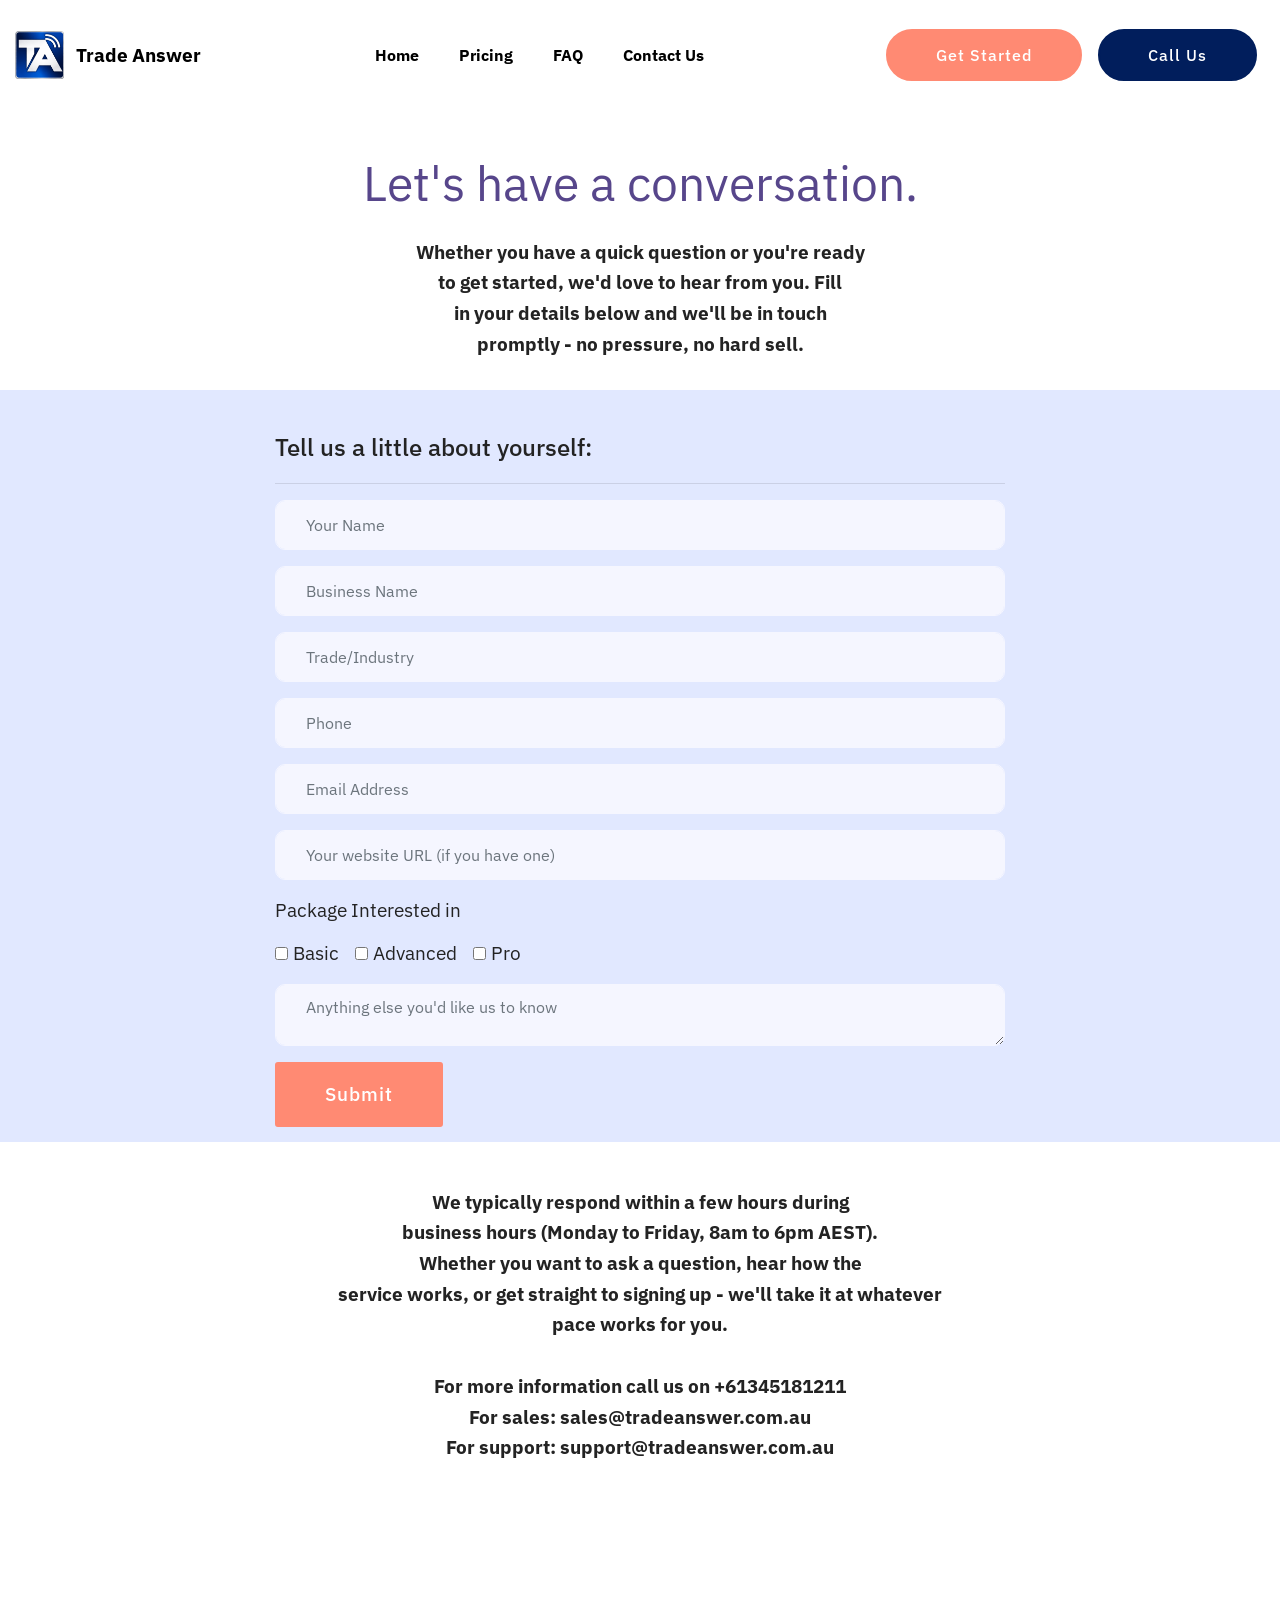
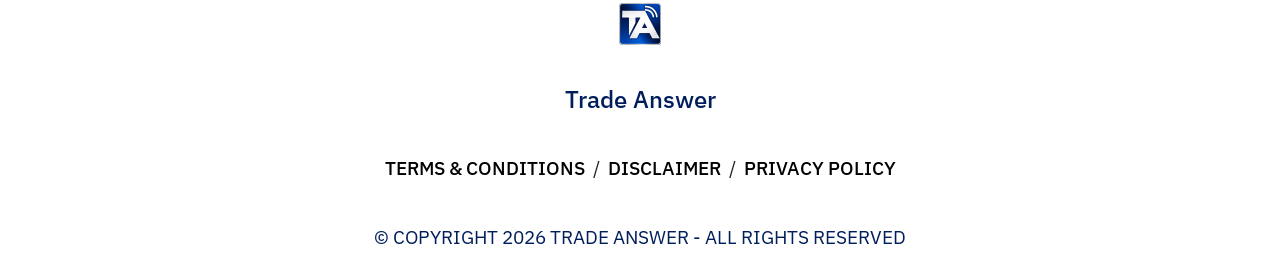
<file: contact.html>
<!DOCTYPE html>
<html  >
<head>
  
  <meta charset="UTF-8">
  <meta http-equiv="X-UA-Compatible" content="IE=edge">
  
  <meta name="viewport" content="width=device-width, initial-scale=1, minimum-scale=1">
  <link rel="shortcut icon" href="assets/images/logo3-128x126.png" type="image/x-icon">
  <meta name="description" content="Get in touch with Trade Answer. Tell us about your trade 
business and we'll usually have your professional call answering service usually set up and live within 24 hours.">
  
  
  <title>Trade Answer - Contact Us</title>
  <link rel="stylesheet" href="assets/tether/tether.min.css">
  <link rel="stylesheet" href="assets/bootstrap/css/bootstrap.min.css">
  <link rel="stylesheet" href="assets/formstyler/jquery.formstyler.css">
  <link rel="stylesheet" href="assets/formstyler/jquery.formstyler.theme.css">
  <link rel="stylesheet" href="assets/datepicker/jquery.datetimepicker.min.css">
  <link rel="stylesheet" href="assets/dropdown/css/style.css">
  <link rel="stylesheet" href="assets/socicon/css/styles.css">
  <link rel="stylesheet" href="assets/theme/css/style.css">
  <link rel="stylesheet" href="assets/recaptcha.css">
  <link rel="preload" href="https://fonts.googleapis.com/css?family=IBM+Plex+Sans:100,200,300,400,500,600,700,100i,200i,300i,400i,500i,600i,700i&display=swap" as="style" onload="this.onload=null;this.rel='stylesheet'">
  <noscript><link rel="stylesheet" href="https://fonts.googleapis.com/css?family=IBM+Plex+Sans:100,200,300,400,500,600,700,100i,200i,300i,400i,500i,600i,700i&display=swap"></noscript>
  <link rel="preload" as="style" href="assets/mobirise/css/mbr-additional.css?v=0J2grA"><link rel="stylesheet" href="assets/mobirise/css/mbr-additional.css?v=0J2grA" type="text/css">

  
  
  
</head>
<body>
  
  <section data-bs-version="5.1" class="menu menu01 supportm5 cid-viIExiSw2z" once="menu" id="menu01-1z">
    

    <nav class="navbar navbar-dropdown navbar-fixed-top navbar-expand-lg">
        <div class="content-wrap container">
            <div class="navbar-brand">
                <span class="navbar-logo">
                    
                        <img src="assets/images/logo3-96x95.png" alt="Trade Answer Logo" style="height: 3rem;">
                    
                </span>
                <span class="navbar-caption-wrap"><a class="navbar-caption text-black display-7" href="#"><strong>Trade Answer</strong></a></span>
            </div>
            <button class="navbar-toggler" type="button" data-toggle="collapse" data-bs-toggle="collapse" data-target="#navbarSupportedContent" data-bs-target="#navbarSupportedContent" aria-controls="navbarNavAltMarkup" aria-expanded="false" aria-label="Toggle navigation">
                <div class="hamburger">
                    <span></span>
                    <span></span>
                    <span></span>
                    <span></span>
                </div>
            </button>
            <div class="collapse navbar-collapse" id="navbarSupportedContent">
                <ul class="navbar-nav nav-dropdown" data-app-modern-menu="true"><li class="nav-item"><a class="nav-link link text-black little-radius text-primary display-4" href="index.html"><strong>Home</strong></a></li>
                    <li class="nav-item"><a class="nav-link link text-black little-radius text-primary display-4" href="index.html#pricing01-10"><strong>Pricing</strong></a></li>
                    <li class="nav-item"><a class="nav-link link text-black little-radius text-primary display-4" href="faq.html"><strong>FAQ</strong></a>
                    </li>
                    <li class="nav-item"><a class="nav-link link text-black little-radius text-primary display-4" href="contact.html"><strong>Contact Us</strong></a>
                    </li></ul>
                
                <div class="navbar-buttons mbr-section-btn"><a class="btn btn-primary display-4" href="index.html#progress-bars03-6">
                        Get Started
                    </a> <a class="btn btn-secondary display-4" href="tel:+61345181211">Call Us</a></div>
            </div>
        </div>
    </nav>
</section>

<section class="cid-viItYfRshg" id="title02-1r">

    
    


    

    <div class="container align-center">
        <div class="row justify-content-md-start justify-content-md-center">
            <div class="mbr-white col-sm-12 col-md-10 col-lg-7">
                <h1 class="mbr-section-title mbr-regular align-center mbr-fonts-style display-2">Let's have a conversation.</h1>
                
                <p class="mbr-text mbr-light align-center mbr-fonts-style display-7 pt-3"><strong>Whether you have a quick question or you're ready 
<br>to get started, we'd love to hear from you. Fill 
<br>in your details below and we'll be in touch 
<br>promptly - no pressure, no hard sell.</strong><br></p>
                
            </div>
        </div>
    </div>
</section>

<section class="form cid-viIu3nFBi2" id="formbuilder-1t">
    
    
    <div class="container">
        <div class="row">
            <div class="col-lg-8 mx-auto mbr-form" data-form-type="formoid">
<!--Formbuilder Form-->
<form action="https://mobirise.eu/" method="POST" class="mbr-form form-with-styler" data-form-title="Contact Us"><input type="hidden" name="email" data-form-email="true" value="cv3tIdhJbxBq90gLDrzAm+FRoOcyE8ZMZogBGnUdQfCjwLx6oJMMseVUO4zIKENATOxrsfiH9zGCYrQP/c2krsCywqN3NqGU7YNpwKtD55wQxSU4VJYm6OScyvNkVdOt.R9LjCWW1iUogcND7lxz7Mitpxq9asaRlTKDRfp/ibEAwWIJ9zWkxIlnPbATFwD3TUgCv4/Cf59jdan/HXThIiJxUeDbanr9V1i09+iLln26AZp3cj9gNYN2ff2BrEjju">
<div class="form-row">
<div hidden="hidden" data-form-alert="" class="alert alert-success col-12">Thanks for contacting Trade Answer - we'll get back to you shortly.</div>
<div hidden="hidden" data-form-alert-danger="" class="alert alert-danger col-12">Oops...! some problem!</div>
</div>
<div class="dragArea form-row">
<div class="col-lg-12 col-md-12 col-sm-12">
<h4 class="mbr-fonts-style display-5">Tell us a little about yourself:</h4>
</div>
<div class="col-lg-12 col-md-12 col-sm-12">
<hr>
</div>
<div data-for="name" class="col-lg-12 col-md-12 col-sm-12 form-group">
<input type="text" name="name" placeholder="Your Name" data-form-field="name" class="form-control display-7" value="" id="name-formbuilder-1t">
</div>
<div data-for="business_name" class="col-lg-12 col-md-12 col-sm-12 form-group">
<input type="text" name="business_name" placeholder="Business Name" data-form-field="business_name" class="form-control display-7" value="" id="business_name-formbuilder-1t">
</div>
<div data-for="trade_industry" class="col-lg-12 col-md-12 col-sm-12 form-group">
<input type="text" name="trade_industry" placeholder="Trade/Industry" data-form-field="trade_industry" class="form-control display-7" value="" id="trade_industry-formbuilder-1t">
</div>
<div data-for="phone" class="col-lg-12 col-md-12 col-sm-12 form-group">
<input type="tel" name="phone" placeholder="Phone" pattern="*" data-form-field="phone" class="form-control display-7" value="" id="phone-formbuilder-1t">
</div>
<div class="col-lg-12 col-md-12 col-sm-12 form-group" data-for="email">
<input type="email" name="email" placeholder="Email Address" data-form-field="email" class="form-control display-7" value="" id="email-formbuilder-1t">
</div>
<div data-for="text" class="col-lg-12 col-md-12 col-sm-12 form-group">
<input type="text" name="text" placeholder="Your website URL (if you have one)" data-form-field="text" class="form-control display-7" value="" id="text-formbuilder-1t">
</div>
<div class="col-lg-12 col-md-12 col-sm-12 form-group">
<div class="form-control-label">
<label for="Pro-formbuilder-1t" class="mbr-fonts-style display-7">Package Interested in</label>
</div>
<div data-for="Basic" class="form-check form-check-inline">
<input type="checkbox" value="Yes" name="Basic" data-form-field="Basic" class="form-check-input display-7" id="Basic-formbuilder-1t">
<label for="Basic-formbuilder-1t" class="form-check-label display-7">Basic</label>
</div>
<div data-for="Advanced" class="form-check form-check-inline">
<input type="checkbox" value="Yes" name="Advanced" data-form-field="Advanced" class="form-check-input display-7" id="Advanced-formbuilder-1t">
<label for="Advanced-formbuilder-1t" class="form-check-label display-7">Advanced</label>
</div>
<div data-for="Pro" class="form-check form-check-inline">
<input type="checkbox" value="Yes" name="Pro" data-form-field="Pro" class="form-check-input display-7" id="Pro-formbuilder-1t">
<label for="Pro-formbuilder-1t" class="form-check-label display-7">Pro</label>
</div>
</div>
<div class="col-lg-12 col-md-12 col-sm-12 form-group" data-for="message">
<textarea name="message" placeholder="Anything else you'd like us to know" data-form-field="message" class="form-control display-7" id="message-formbuilder-1t"></textarea>
</div>
<div class="col-auto">
<button type="submit" class="w-100 w-100 btn btn-primary display-7">Submit</button>
</div>
</div>
</form><!--Formbuilder Form-->
</div>
        </div>
    </div>
</section>

<section class="cid-viIu0QhZqh" id="title02-1s">

    
    


    

    <div class="container align-center">
        <div class="row justify-content-md-start justify-content-md-center">
            <div class="mbr-white col-sm-12 col-md-10 col-lg-7">
                
                
                <p class="mbr-text mbr-light align-center mbr-fonts-style display-7"><strong>We typically respond within a few hours during 
<br>business hours (Monday to Friday, 8am to 6pm AEST). 
<br>Whether you want to ask a question, hear how the 
<br>service works, or get straight to signing up - we'll take it at whatever pace works for you.</strong><br><br><strong>For more information call us on +61345181211</strong><br><strong>For sales: sales@tradeanswer.com.au</strong><br><strong>For support:&nbsp;</strong><strong>support@tradeanswer.com.au<br></strong><br><br></p>
                
            </div>
        </div>
    </div>
</section>

<section class="footer01 choicem5 cid-viIsHIyOkH" once="footers" id="footer01-1q">
    

    
    

    <div class="container">
        <div class="row justify-content-center">
            <div class="col-12 col-lg-9">
                <div class="content-wrapper">
                    <div class="logo-wrapper">
                        <img class="little-radius" src="assets/images/logo3-84x83.png" alt="">
                    </div>
                    <h2 class="mbr-section-title mbr-fonts-style display-5">
                        Trade Answer</h2>
                    <div class="nav-wrapper">
                        <ul class="list mbr-fonts-style display-7">
                            <li class="item-wrap"><a href="terms-and-conditions.html" class="text-black" target="_blank">Terms &amp; conditions</a>&nbsp; /&nbsp;&nbsp;<a href="disclaimer.html" class="text-black" target="_blank">Disclaimer</a>&nbsp; /&nbsp;&nbsp;<a href="privacy-policy.html" class="text-black" target="_blank" style="font-size: 1.2rem; background-color: rgb(255, 255, 255);">Privacy policy</a></li>
                        </ul>
                    </div>
                    <p class="mbr-copy mbr-fonts-style display-7">
                        © Copyright 2026 Trade Answer - All Rights Reserved
                    </p>
                </div>
            </div>
        </div>
    </div>
</section>


<script src="assets/web/assets/jquery/jquery.min.js"></script>
  <script src="assets/popper/popper.min.js"></script>
  <script src="assets/tether/tether.min.js"></script>
  <script src="assets/bootstrap/js/bootstrap.min.js"></script>
  <script src="assets/smoothscroll/smooth-scroll.js"></script>
  <script src="assets/formstyler/jquery.formstyler.min.js"></script>
  <script src="assets/datepicker/jquery.datetimepicker.full.js"></script>
  <script src="assets/dropdown/js/nav-dropdown.js"></script>
  <script src="assets/dropdown/js/navbar-dropdown.js"></script>
  <script src="assets/touchswipe/jquery.touch-swipe.min.js"></script>
  <script src="assets/theme/js/script.js"></script>
  <script src="assets/formoid.min.js"></script>
  
  
  
</body>
</html>
</file>
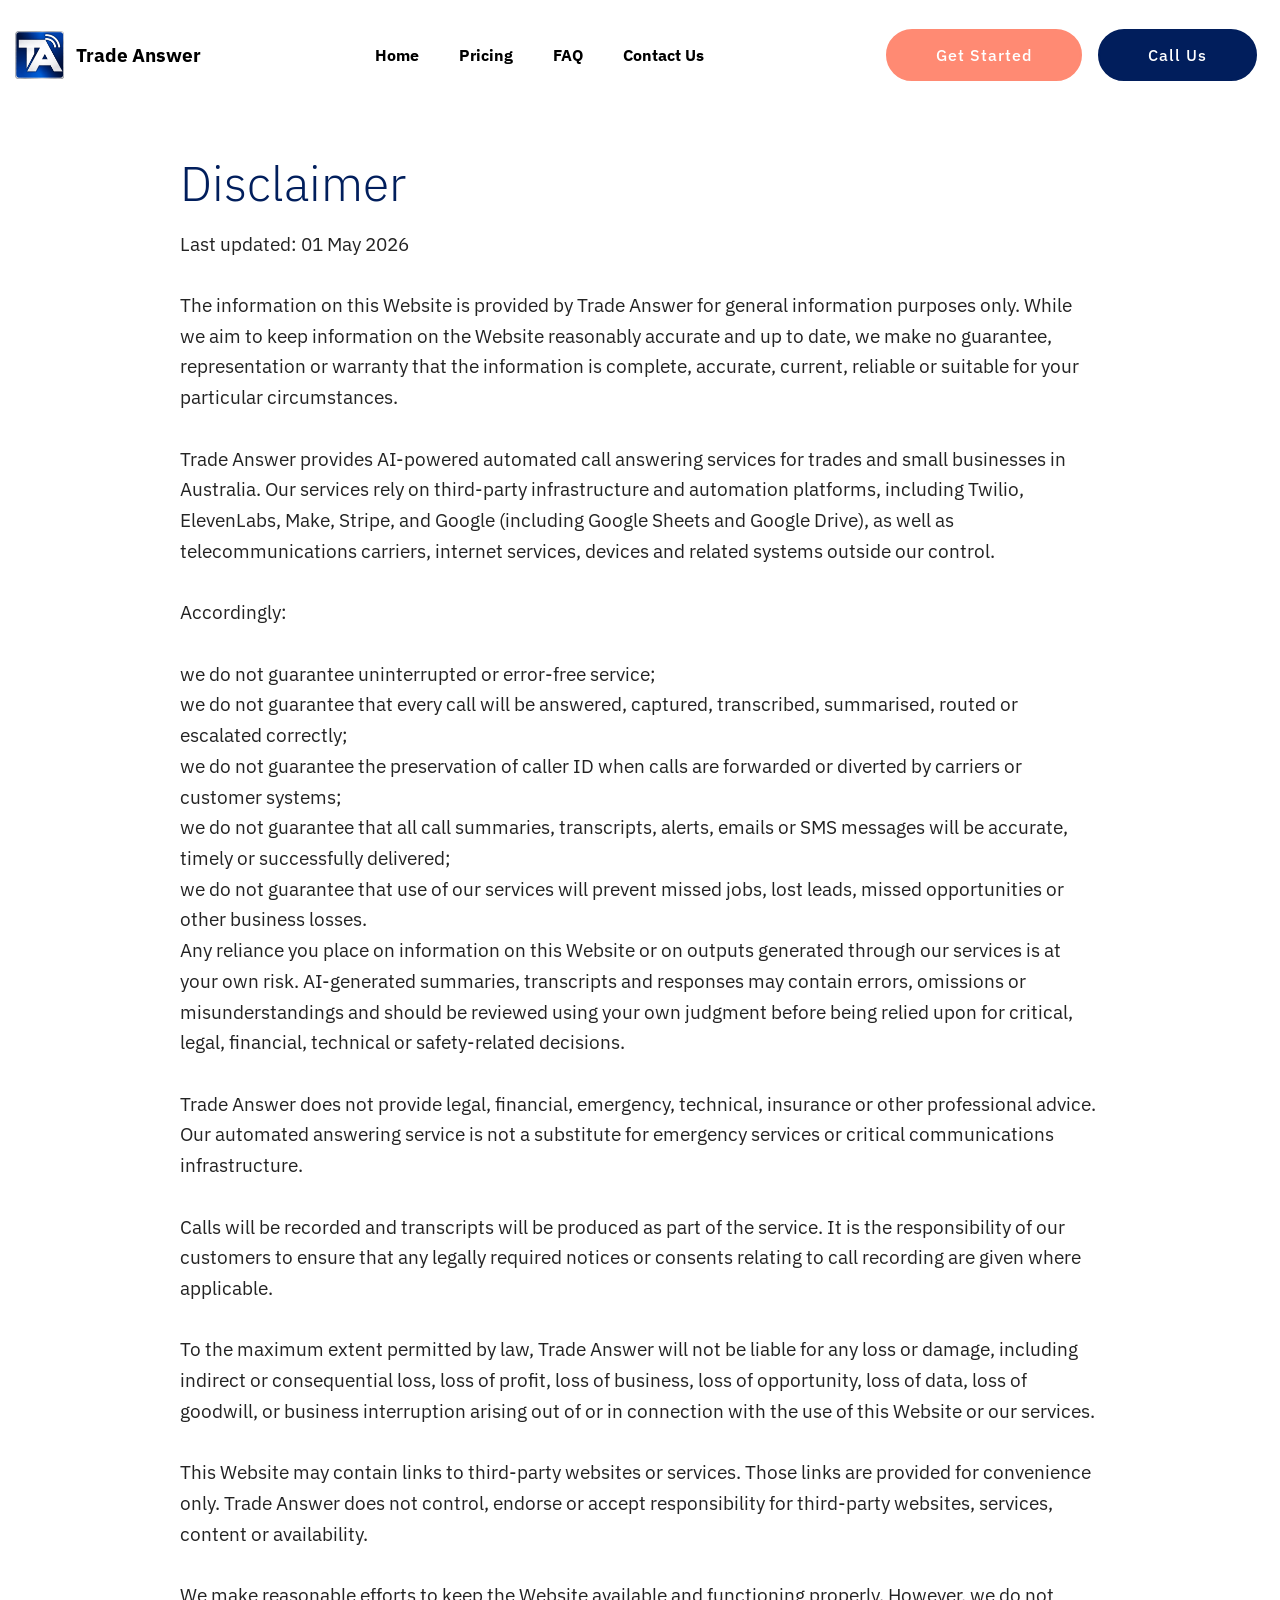
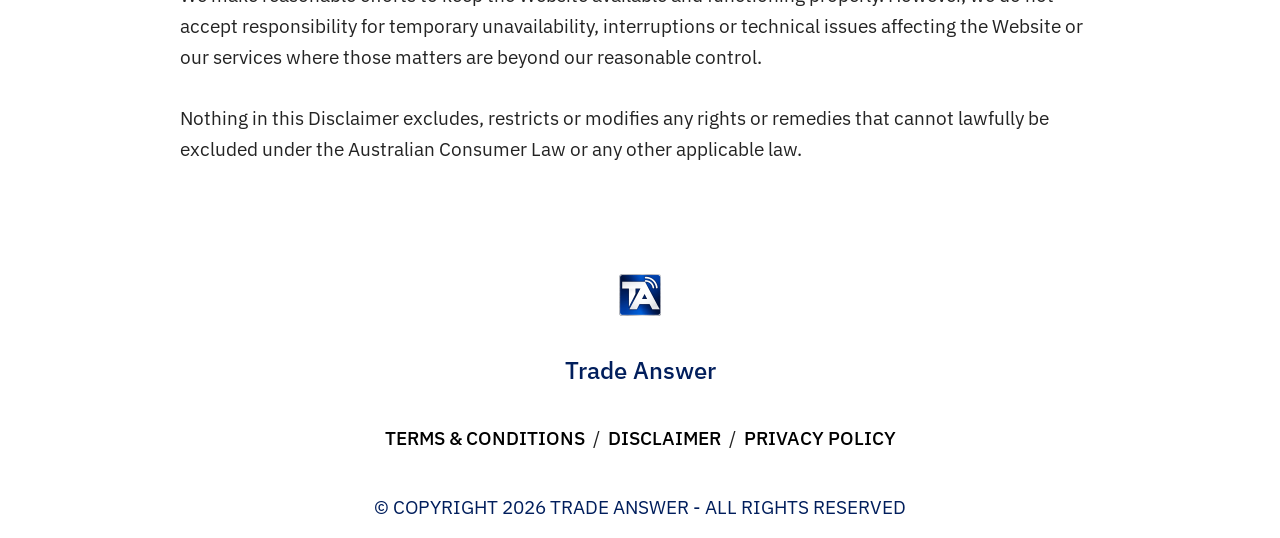
<file: disclaimer.html>
<!DOCTYPE html>
<html  >
<head>
  
  <meta charset="UTF-8">
  <meta http-equiv="X-UA-Compatible" content="IE=edge">
  
  <meta name="viewport" content="width=device-width, initial-scale=1, minimum-scale=1">
  <link rel="shortcut icon" href="assets/images/logo3-128x126.png" type="image/x-icon">
  <meta name="description" content="Read the Trade Answer website disclaimer covering our 
automated call answering service, third-party platforms, 
AI-generated content limitations and liability information.">
  
  
  <title>Trade Answer - Disclaimer</title>
  <link rel="stylesheet" href="assets/tether/tether.min.css">
  <link rel="stylesheet" href="assets/bootstrap/css/bootstrap.min.css">
  <link rel="stylesheet" href="assets/dropdown/css/style.css">
  <link rel="stylesheet" href="assets/socicon/css/styles.css">
  <link rel="stylesheet" href="assets/theme/css/style.css">
  <link rel="preload" href="https://fonts.googleapis.com/css?family=IBM+Plex+Sans:100,200,300,400,500,600,700,100i,200i,300i,400i,500i,600i,700i&display=swap" as="style" onload="this.onload=null;this.rel='stylesheet'">
  <noscript><link rel="stylesheet" href="https://fonts.googleapis.com/css?family=IBM+Plex+Sans:100,200,300,400,500,600,700,100i,200i,300i,400i,500i,600i,700i&display=swap"></noscript>
  <link rel="preload" as="style" href="assets/mobirise/css/mbr-additional.css?v=enSXLS"><link rel="stylesheet" href="assets/mobirise/css/mbr-additional.css?v=enSXLS" type="text/css">

  
  
  
</head>
<body>
  
  <section data-bs-version="5.1" class="menu menu01 supportm5 cid-viIExiSw2z" once="menu" id="menu01-1z">
    

    <nav class="navbar navbar-dropdown navbar-fixed-top navbar-expand-lg">
        <div class="content-wrap container">
            <div class="navbar-brand">
                <span class="navbar-logo">
                    
                        <img src="assets/images/logo3-96x95.png" alt="Trade Answer Logo" style="height: 3rem;">
                    
                </span>
                <span class="navbar-caption-wrap"><a class="navbar-caption text-black display-7" href="#"><strong>Trade Answer</strong></a></span>
            </div>
            <button class="navbar-toggler" type="button" data-toggle="collapse" data-bs-toggle="collapse" data-target="#navbarSupportedContent" data-bs-target="#navbarSupportedContent" aria-controls="navbarNavAltMarkup" aria-expanded="false" aria-label="Toggle navigation">
                <div class="hamburger">
                    <span></span>
                    <span></span>
                    <span></span>
                    <span></span>
                </div>
            </button>
            <div class="collapse navbar-collapse" id="navbarSupportedContent">
                <ul class="navbar-nav nav-dropdown" data-app-modern-menu="true"><li class="nav-item"><a class="nav-link link text-black little-radius text-primary display-4" href="index.html"><strong>Home</strong></a></li>
                    <li class="nav-item"><a class="nav-link link text-black little-radius text-primary display-4" href="index.html#pricing01-10"><strong>Pricing</strong></a></li>
                    <li class="nav-item"><a class="nav-link link text-black little-radius text-primary display-4" href="faq.html"><strong>FAQ</strong></a>
                    </li>
                    <li class="nav-item"><a class="nav-link link text-black little-radius text-primary display-4" href="contact.html"><strong>Contact Us</strong></a>
                    </li></ul>
                
                <div class="navbar-buttons mbr-section-btn"><a class="btn btn-primary display-4" href="index.html#progress-bars03-6">
                        Get Started
                    </a> <a class="btn btn-secondary display-4" href="tel:+61 345 18 12 11">Call Us</a></div>
            </div>
        </div>
    </nav>
</section>

<section class="header4 cid-viIjvRtlLr" id="content05-1k">

    
    


    

    <div class="container">
        <div class="row justify-content-md-center">
            <div class=" col-md-12 col-lg-10 align-left">
                
                <h2 class="mbr-section-title align-left mbr-white pb-2 mbr-fonts-style display-2">Disclaimer</h2>

                <p class="mbr-text align-left mbr-fonts-style display-7">Last updated: 01 May 2026
<br>
<br>The information on this Website is provided by Trade Answer for general information purposes only. While we aim to keep information on the Website reasonably accurate and up to date, we make no guarantee, representation or warranty that the information is complete, accurate, current, reliable or suitable for your particular circumstances.
<br>
<br>Trade Answer provides AI-powered automated call answering services for trades and small businesses in Australia. Our services rely on third-party infrastructure and automation platforms, including Twilio, ElevenLabs, Make, Stripe, and Google (including Google Sheets and Google Drive), as well as telecommunications carriers, internet services, devices and related systems outside our control.
<br>
<br>Accordingly:
<br>
<br>we do not guarantee uninterrupted or error-free service;
<br>we do not guarantee that every call will be answered, captured, transcribed, summarised, routed or escalated correctly;
<br>we do not guarantee the preservation of caller ID when calls are forwarded or diverted by carriers or customer systems;
<br>we do not guarantee that all call summaries, transcripts, alerts, emails or SMS messages will be accurate, timely or successfully delivered;
<br>we do not guarantee that use of our services will prevent missed jobs, lost leads, missed opportunities or other business losses.
<br>Any reliance you place on information on this Website or on outputs generated through our services is at your own risk. AI-generated summaries, transcripts and responses may contain errors, omissions or misunderstandings and should be reviewed using your own judgment before being relied upon for critical, legal, financial, technical or safety-related decisions.
<br>
<br>Trade Answer does not provide legal, financial, emergency, technical, insurance or other professional advice. Our automated answering service is not a substitute for emergency services or critical communications infrastructure.
<br>
<br>Calls will be recorded and transcripts will be produced as part of the service. It is the responsibility of our customers to ensure that any legally required notices or consents relating to call recording are given where applicable.
<br>
<br>To the maximum extent permitted by law, Trade Answer will not be liable for any loss or damage, including indirect or consequential loss, loss of profit, loss of business, loss of opportunity, loss of data, loss of goodwill, or business interruption arising out of or in connection with the use of this Website or our services.
<br>
<br>This Website may contain links to third-party websites or services. Those links are provided for convenience only. Trade Answer does not control, endorse or accept responsibility for third-party websites, services, content or availability.
<br>
<br>We make reasonable efforts to keep the Website available and functioning properly. However, we do not accept responsibility for temporary unavailability, interruptions or technical issues affecting the Website or our services where those matters are beyond our reasonable control.
<br>
<br>Nothing in this Disclaimer excludes, restricts or modifies any rights or remedies that cannot lawfully be excluded under the Australian Consumer Law or any other applicable law.</p>
            </div>



        </div>
    </div>
</section>

<section class="footer01 choicem5 cid-viIsHIyOkH" once="footers" id="footer01-1q">
    

    
    

    <div class="container">
        <div class="row justify-content-center">
            <div class="col-12 col-lg-9">
                <div class="content-wrapper">
                    <div class="logo-wrapper">
                        <img class="little-radius" src="assets/images/logo3-84x83.png" alt="">
                    </div>
                    <h2 class="mbr-section-title mbr-fonts-style display-5">
                        Trade Answer</h2>
                    <div class="nav-wrapper">
                        <ul class="list mbr-fonts-style display-7">
                            <li class="item-wrap"><a href="terms-and-conditions.html" class="text-black" target="_blank">Terms &amp; conditions</a>&nbsp; /&nbsp;&nbsp;<a href="disclaimer.html" class="text-black" target="_blank">Disclaimer</a>&nbsp; /&nbsp;&nbsp;<a href="privacy-policy.html" class="text-black" target="_blank" style="font-size: 1.2rem; background-color: rgb(255, 255, 255);">Privacy policy</a></li>
                        </ul>
                    </div>
                    <p class="mbr-copy mbr-fonts-style display-7">
                        © Copyright 2026 Trade Answer - All Rights Reserved
                    </p>
                </div>
            </div>
        </div>
    </div>
</section>


<script src="assets/web/assets/jquery/jquery.min.js"></script>
  <script src="assets/popper/popper.min.js"></script>
  <script src="assets/tether/tether.min.js"></script>
  <script src="assets/bootstrap/js/bootstrap.min.js"></script>
  <script src="assets/smoothscroll/smooth-scroll.js"></script>
  <script src="assets/dropdown/js/nav-dropdown.js"></script>
  <script src="assets/dropdown/js/navbar-dropdown.js"></script>
  <script src="assets/touchswipe/jquery.touch-swipe.min.js"></script>
  <script src="assets/theme/js/script.js"></script>
  
  
  
</body>
</html>
</file>
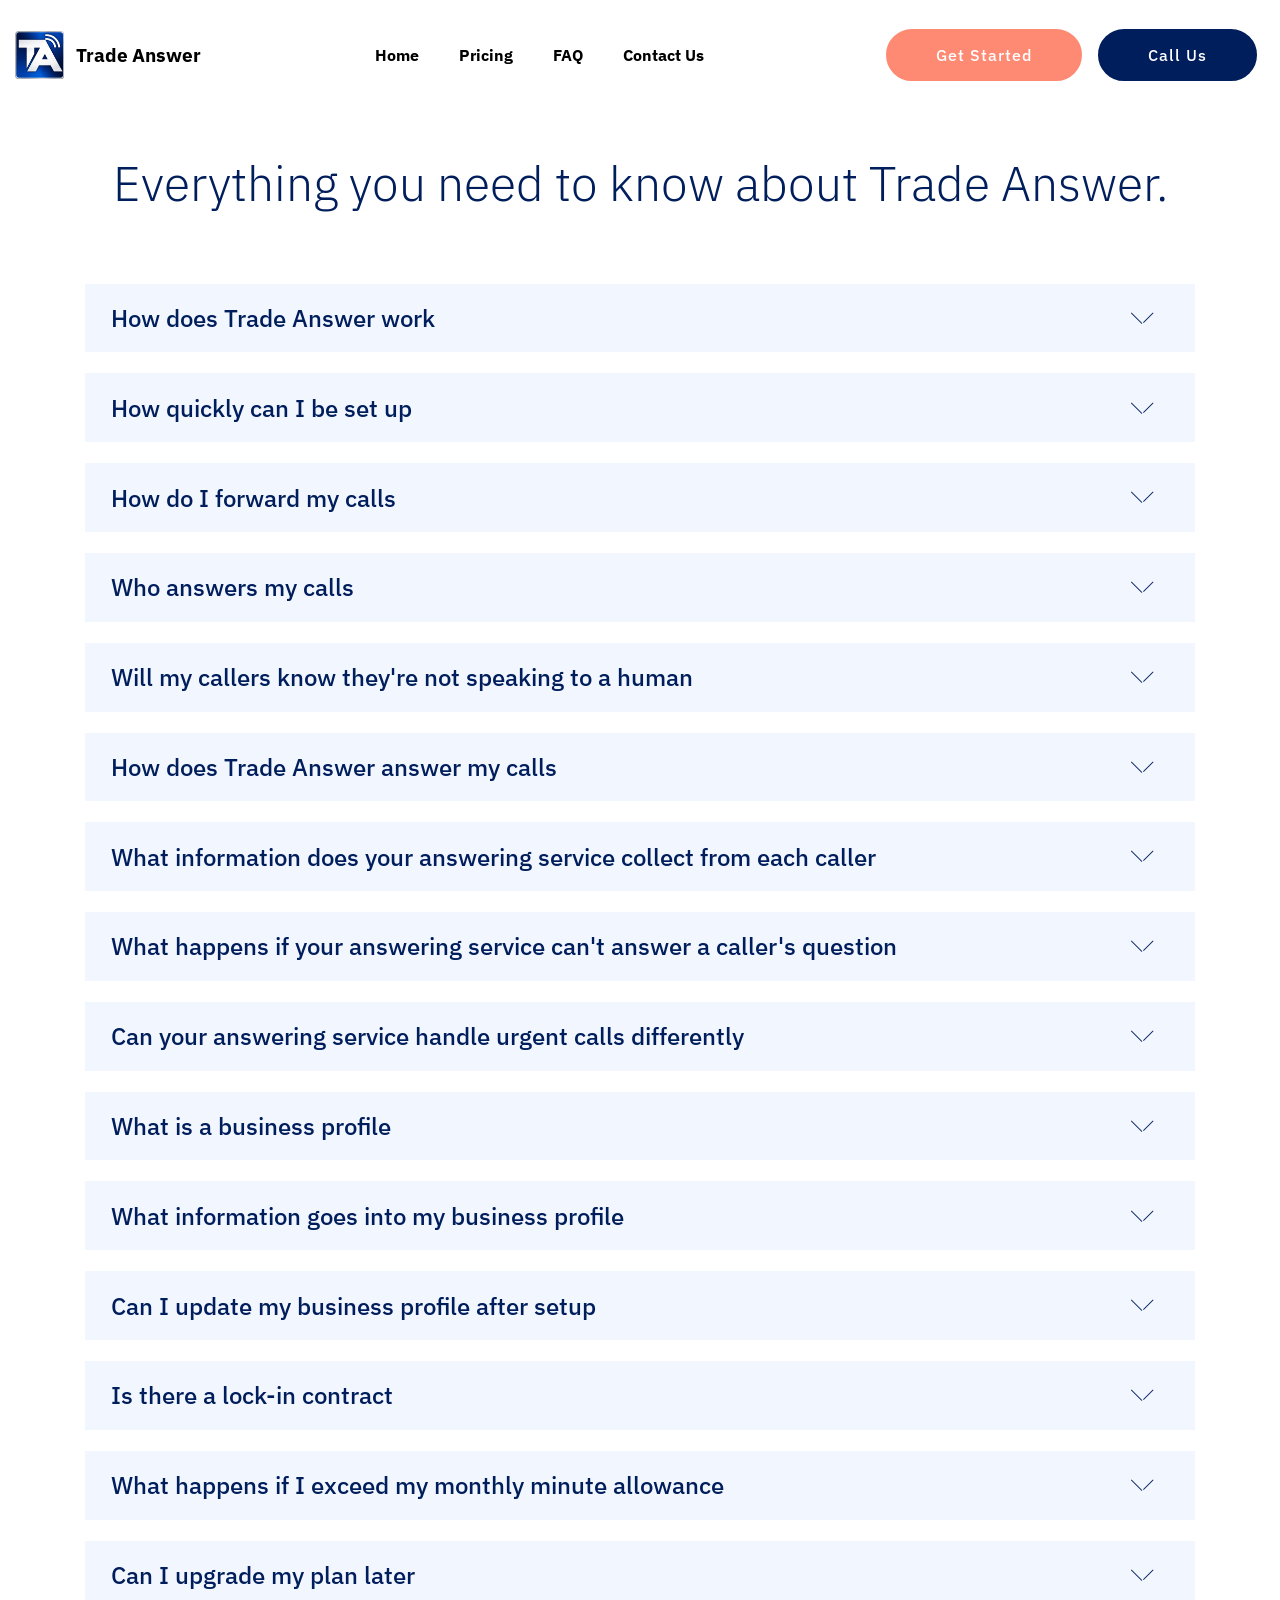
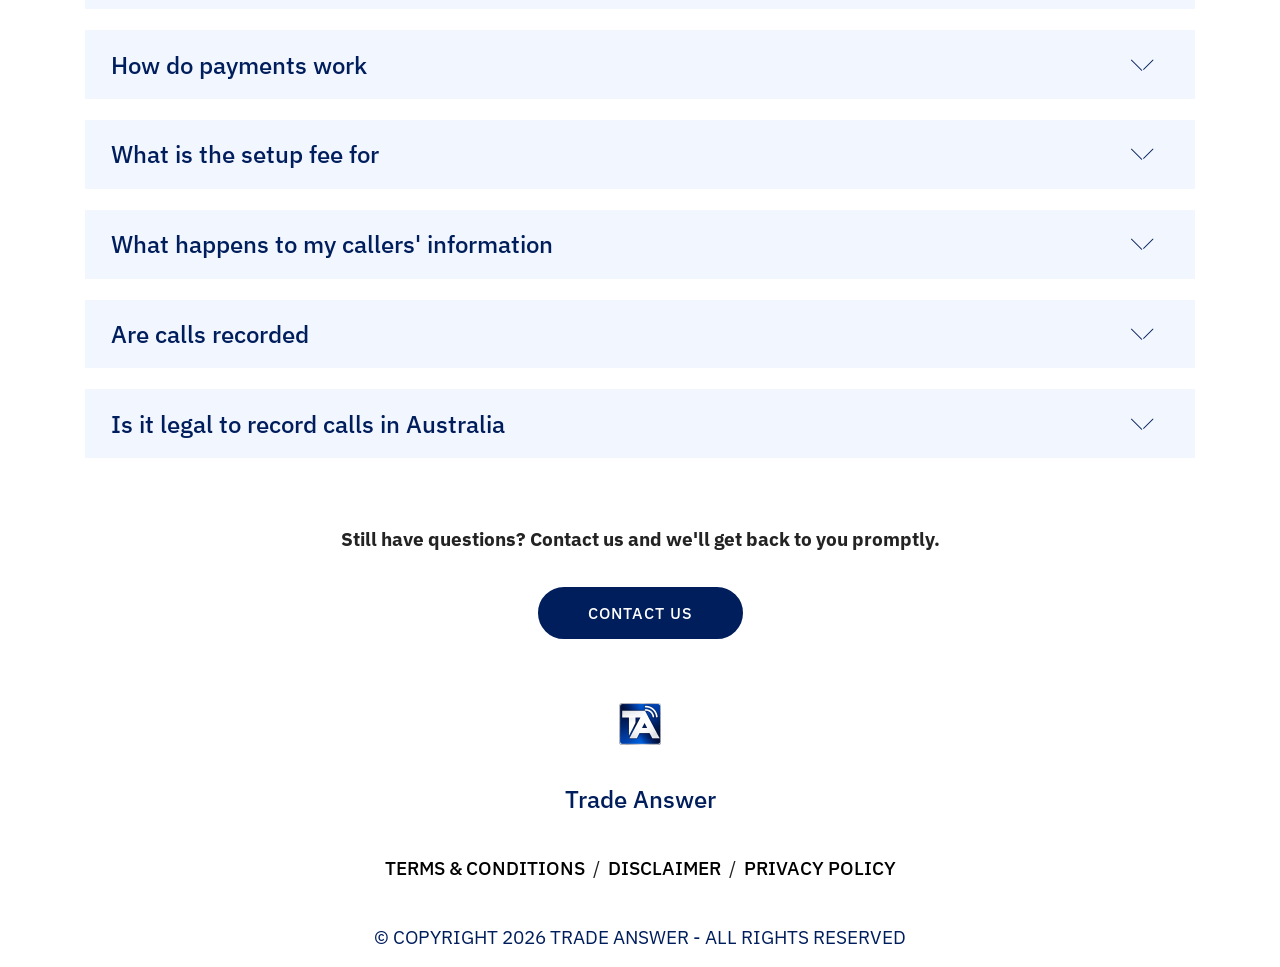
<file: faq.html>
<!DOCTYPE html>
<html  >
<head>
  
  <meta charset="UTF-8">
  <meta http-equiv="X-UA-Compatible" content="IE=edge">
  
  <meta name="viewport" content="width=device-width, initial-scale=1, minimum-scale=1">
  <link rel="shortcut icon" href="assets/images/logo3-128x126.png" type="image/x-icon">
  <meta name="description" content="Got questions about Trade Answer? Find answers on how our call answering service works, pricing, setup, call forwarding, business profiles, cancellation and more.">
  
  
  <title>Trade Answer - FAQ</title>
  <link rel="stylesheet" href="assets/web/assets/mobirise-icons/mobirise-icons.css">
  <link rel="stylesheet" href="assets/tether/tether.min.css">
  <link rel="stylesheet" href="assets/bootstrap/css/bootstrap.min.css">
  <link rel="stylesheet" href="assets/dropdown/css/style.css">
  <link rel="stylesheet" href="assets/socicon/css/styles.css">
  <link rel="stylesheet" href="assets/theme/css/style.css">
  <link rel="preload" href="https://fonts.googleapis.com/css?family=IBM+Plex+Sans:100,200,300,400,500,600,700,100i,200i,300i,400i,500i,600i,700i&display=swap" as="style" onload="this.onload=null;this.rel='stylesheet'">
  <noscript><link rel="stylesheet" href="https://fonts.googleapis.com/css?family=IBM+Plex+Sans:100,200,300,400,500,600,700,100i,200i,300i,400i,500i,600i,700i&display=swap"></noscript>
  <link rel="preload" as="style" href="assets/mobirise/css/mbr-additional.css?v=0a1DHI"><link rel="stylesheet" href="assets/mobirise/css/mbr-additional.css?v=0a1DHI" type="text/css">

  
  
  
</head>
<body>
  
  <section data-bs-version="5.1" class="menu menu01 supportm5 cid-viIExiSw2z" once="menu" id="menu01-1z">
    

    <nav class="navbar navbar-dropdown navbar-fixed-top navbar-expand-lg">
        <div class="content-wrap container">
            <div class="navbar-brand">
                <span class="navbar-logo">
                    
                        <img src="assets/images/logo3-96x95.png" alt="Trade Answer Logo" style="height: 3rem;">
                    
                </span>
                <span class="navbar-caption-wrap"><a class="navbar-caption text-black display-7" href="#"><strong>Trade Answer</strong></a></span>
            </div>
            <button class="navbar-toggler" type="button" data-toggle="collapse" data-bs-toggle="collapse" data-target="#navbarSupportedContent" data-bs-target="#navbarSupportedContent" aria-controls="navbarNavAltMarkup" aria-expanded="false" aria-label="Toggle navigation">
                <div class="hamburger">
                    <span></span>
                    <span></span>
                    <span></span>
                    <span></span>
                </div>
            </button>
            <div class="collapse navbar-collapse" id="navbarSupportedContent">
                <ul class="navbar-nav nav-dropdown" data-app-modern-menu="true"><li class="nav-item"><a class="nav-link link text-black little-radius text-primary display-4" href="index.html"><strong>Home</strong></a></li>
                    <li class="nav-item"><a class="nav-link link text-black little-radius text-primary display-4" href="index.html#pricing01-10"><strong>Pricing</strong></a></li>
                    <li class="nav-item"><a class="nav-link link text-black little-radius text-primary display-4" href="faq.html"><strong>FAQ</strong></a>
                    </li>
                    <li class="nav-item"><a class="nav-link link text-black little-radius text-primary display-4" href="contact.html"><strong>Contact Us</strong></a>
                    </li></ul>
                
                <div class="navbar-buttons mbr-section-btn"><a class="btn btn-primary display-4" href="index.html#progress-bars03-6">
                        Get Started
                    </a> <a class="btn btn-secondary display-4" href="tel:+61345181211">Call Us</a></div>
            </div>
        </div>
    </nav>
</section>

<section class="accordion1 cid-viIyjPm273" id="accordion01-1u">

    
    


    
    <div class="container">
        <div class="row">
            <div class="col-12 col-md-12">
                <div class="section-head text-center space30">
                    <h2 class="mbr-section-title pb-5 mbr-fonts-style display-2">Everything you need to know about Trade Answer.</h2>
                </div>
                <div class="clearfix"></div>
                <div id="bootstrap-accordion_41" class="panel-group accordionStyles accordion" role="tablist" aria-multiselectable="true">
                    <div class="card">
                        <div class="card-header" role="tab" id="headingOne">
                            <a role="button" class="panel-title collapsed" data-toggle="collapse" data-core="" href="#collapse1_41" aria-expanded="false" aria-controls="collapse1">
                                <h4 class="tab-title mbr-fonts-style display-5">
                                    <span class="sign mbr-iconfont mbri-arrow-down inactive"></span>How does Trade Answer work</h4>
                            </a>
                        </div>
                        <div id="collapse1_41" class="panel-collapse noScroll collapse " role="tabpanel" aria-labelledby="headingOne" data-parent="#bootstrap-accordion_41">
                            <div class="panel-body p-4">
                                <p class="mbr-fonts-style panel-text display-7">
                                    Trade Answer provides you with a dedicated Australian phone number and a smart, professional call answering service. When you can't take a call - because you're on the tools, in a meeting, or it's after hours - you simply forward your calls to your Trade Answer number. Your service answers, captures the caller's details, and sends you an instant email summary so you can follow up when it suits you.&nbsp;You keep your existing number. Your Trade Answer number works in the background - callers always dial your normal number, and forwarding takes care of the rest.</p>
                            </div>
                        </div>
                    </div>
                    <div class="card">
                        <div class="card-header" role="tab" id="headingTwo">
                            <a role="button" class="collapsed panel-title" data-toggle="collapse" data-core="" href="#collapse2_41" aria-expanded="false" aria-controls="collapse2">
                                <h4 class="tab-title mbr-fonts-style display-5">
                                    <span class="sign mbr-iconfont mbri-arrow-down inactive"></span>How quickly can I be set up</h4>
                            </a>

                        </div>
                        <div id="collapse2_41" class="panel-collapse noScroll collapse" role="tabpanel" aria-labelledby="headingTwo" data-parent="#bootstrap-accordion_41">
                            <div class="panel-body p-4">
                                <p class="mbr-fonts-style panel-text display-7">
                                    Most customers are fully live within 24 hours of confirming their details and completing payment. We set up your dedicated number, configure your service with your business profile, and send you your call forwarding instructions.</p>
                            </div>
                        </div>
                    </div>
                    <div class="card">
                        <div class="card-header" role="tab" id="headingThree">
                            <a role="button" class="collapsed panel-title" data-toggle="collapse" data-core="" href="#collapse3_41" aria-expanded="false" aria-controls="collapse3">
                                <h4 class="tab-title mbr-fonts-style display-5">
                                    <span class="sign mbr-iconfont mbri-arrow-down inactive"></span>How do I forward my calls</h4>
                            </a>
                        </div>
                        <div id="collapse3_41" class="panel-collapse noScroll collapse" role="tabpanel" aria-labelledby="headingThree" data-parent="#bootstrap-accordion_41">
                            <div class="panel-body p-4">
                                <p class="mbr-fonts-style panel-text display-7">Call forwarding (also called call divert) is set up on your mobile phone or through your carrier. We send you simple step-by-step instructions for your specific phone type when you sign up. It takes about two minutes. You can turn it on and off whenever you like.</p>
                            </div>
                        </div>
                    </div>
                    <div class="card">
                        <div class="card-header" role="tab" id="headingFour">
                            <a role="button" class="collapsed panel-title" data-toggle="collapse" data-core="" href="#collapse4_41" aria-expanded="false" aria-controls="collapse4">
                                <h4 class="tab-title mbr-fonts-style display-5">
                                    <span class="sign mbr-iconfont mbri-arrow-down inactive"></span>Who answers my calls</h4>
                            </a>
                        </div>
                        <div id="collapse4_41" class="panel-collapse noScroll collapse" role="tabpanel" aria-labelledby="headingFour" data-parent="#bootstrap-accordion_41">
                            <div class="panel-body p-4">
                                <p class="mbr-fonts-style panel-text display-7">
                                    Every call is answered by your Trade Answer service - professional, friendly, and available whenever you need cover. Powered by advanced voice AI technology, calls are handled naturally and intelligently, without ever sounding robotic or scripted.</p>
                            </div>
                        </div>
                    </div>
                    <div class="card">
                        <div class="card-header" role="tab" id="headingFive">
                            <a role="button" class="collapsed panel-title" data-toggle="collapse" data-core="" href="#collapse5_41" aria-expanded="false" aria-controls="collapse5">
                                <h4 class="tab-title mbr-fonts-style display-5">
                                    <span class="sign mbr-iconfont mbri-arrow-down inactive"></span>Will my callers know they're not speaking to a human</h4>
                            </a>
                        </div>
                        <div id="collapse5_41" class="panel-collapse noScroll collapse" role="tabpanel" aria-labelledby="headingFive" data-parent="#bootstrap-accordion_41">
                            <div class="panel-body p-4">
                                <p class="mbr-fonts-style panel-text display-7">
                                    Most callers won't notice. Our service is designed to sound natural, warm and professional. If a caller directly asks whether they're speaking to a person, the service will answer honestly - but in practice, callers are usually far more focused on getting their job sorted.</p>
                            </div>
                        </div>
                    </div>
                    <div class="card">
                        <div class="card-header" role="tab" id="headingSix">
                            <a role="button" class="collapsed panel-title" data-toggle="collapse" data-core="" href="#collapse6_41" aria-expanded="false" aria-controls="collapse6">
                                <h4 class="tab-title mbr-fonts-style display-5">
                                    <span class="sign mbr-iconfont mbri-arrow-down inactive"></span>How does Trade Answer answer my calls</h4>
                            </a>
                        </div>
                        <div id="collapse6_41" class="panel-collapse noScroll collapse" role="tabpanel" aria-labelledby="headingSix" data-parent="#bootstrap-accordion_41">
                            <div class="panel-body p-4">
                                <p class="mbr-fonts-style panel-text display-7">
                                    Every call is answered in your business name, with a professional greeting. For example: "<em>Hi, thanks for calling Acme Plumbing - how can I help you today?</em>" The conversation is then guided naturally to capture all the details you need.</p>
                            </div>
                        </div>
                    </div>
                </div>
            </div>
        </div>
    </div>
</section>

<section class="accordion1 cid-viIyAUqv8X" id="accordion01-1v">

    
    


    
    <div class="container">
        <div class="row">
            <div class="col-12 col-md-12">
                <div class="section-head text-center space30">
                    
                </div>
                <div class="clearfix"></div>
                <div id="bootstrap-accordion_42" class="panel-group accordionStyles accordion" role="tablist" aria-multiselectable="true">
                    <div class="card">
                        <div class="card-header" role="tab" id="headingOne">
                            <a role="button" class="panel-title collapsed" data-toggle="collapse" data-core="" href="#collapse1_42" aria-expanded="false" aria-controls="collapse1">
                                <h4 class="tab-title mbr-fonts-style display-5">
                                    <span class="sign mbr-iconfont mbri-arrow-down inactive"></span>What information does your answering service collect from each caller</h4>
                            </a>
                        </div>
                        <div id="collapse1_42" class="panel-collapse noScroll collapse " role="tabpanel" aria-labelledby="headingOne" data-parent="#bootstrap-accordion_42">
                            <div class="panel-body p-4">
                                <p class="mbr-fonts-style panel-text display-7">
                                    As a minimum, Your service captures the caller's name, phone number, suburb, and a description of the job they need done. Depending on your business profile, the service may also ask about urgency, access requirements, or other details relevant to your trade.</p>
                            </div>
                        </div>
                    </div>
                    <div class="card">
                        <div class="card-header" role="tab" id="headingTwo">
                            <a role="button" class="collapsed panel-title" data-toggle="collapse" data-core="" href="#collapse2_42" aria-expanded="false" aria-controls="collapse2">
                                <h4 class="tab-title mbr-fonts-style display-5">
                                    <span class="sign mbr-iconfont mbri-arrow-down inactive"></span>What happens if your answering service can't answer a caller's question</h4>
                            </a>

                        </div>
                        <div id="collapse2_42" class="panel-collapse noScroll collapse" role="tabpanel" aria-labelledby="headingTwo" data-parent="#bootstrap-accordion_42">
                            <div class="panel-body p-4">
                                <p class="mbr-fonts-style panel-text display-7">
                                    Your Trade Answer service is briefed on your business, but if something falls outside that briefing, it's handled professionally - letting the caller know that you'll call them back with the answer, and making sure their details are captured for your follow-up.</p>
                            </div>
                        </div>
                    </div>
                    <div class="card">
                        <div class="card-header" role="tab" id="headingThree">
                            <a role="button" class="collapsed panel-title" data-toggle="collapse" data-core="" href="#collapse3_42" aria-expanded="false" aria-controls="collapse3">
                                <h4 class="tab-title mbr-fonts-style display-5">
                                    <span class="sign mbr-iconfont mbri-arrow-down inactive"></span>Can your answering service handle urgent calls differently</h4>
                            </a>
                        </div>
                        <div id="collapse3_42" class="panel-collapse noScroll collapse" role="tabpanel" aria-labelledby="headingThree" data-parent="#bootstrap-accordion_42">
                            <div class="panel-body p-4">
                                <p class="mbr-fonts-style panel-text display-7">Yes - on Advanced and Pro plans, Urgent calls are identified and flagged in the email summary. Pro plan customers also receive an SMS alert for urgent calls, and can optionally have urgent calls routed to a second phone number.</p>
                            </div>
                        </div>
                    </div>
                    <div class="card">
                        <div class="card-header" role="tab" id="headingFour">
                            <a role="button" class="collapsed panel-title" data-toggle="collapse" data-core="" href="#collapse4_42" aria-expanded="false" aria-controls="collapse4">
                                <h4 class="tab-title mbr-fonts-style display-5">
                                    <span class="sign mbr-iconfont mbri-arrow-down inactive"></span>What is a business profile</h4>
                            </a>
                        </div>
                        <div id="collapse4_42" class="panel-collapse noScroll collapse" role="tabpanel" aria-labelledby="headingFour" data-parent="#bootstrap-accordion_42">
                            <div class="panel-body p-4">
                                <p class="mbr-fonts-style panel-text display-7">
                                    When you sign up, we build a detailed briefing for your answering service that covers everything specific to your business - your service area, the types of jobs you do, your business hours, and any special instructions. This means your Trade Answer service represents your business accurately on every call.</p>
                            </div>
                        </div>
                    </div>
                    <div class="card">
                        <div class="card-header" role="tab" id="headingFive">
                            <a role="button" class="collapsed panel-title" data-toggle="collapse" data-core="" href="#collapse5_42" aria-expanded="false" aria-controls="collapse5">
                                <h4 class="tab-title mbr-fonts-style display-5">
                                    <span class="sign mbr-iconfont mbri-arrow-down inactive"></span>What information goes into my business profile</h4>
                            </a>
                        </div>
                        <div id="collapse5_42" class="panel-collapse noScroll collapse" role="tabpanel" aria-labelledby="headingFive" data-parent="#bootstrap-accordion_42">
                            <div class="panel-body p-4">
                                <p class="mbr-fonts-style panel-text display-7">
                                    Your profile typically includes your service area (which suburbs or regions you cover), your trade and job types (what you do and don't take on), your business hours, your preferred way of handling after-hours callers, and anything else relevant to how you operate.</p>
                            </div>
                        </div>
                    </div>
                    <div class="card">
                        <div class="card-header" role="tab" id="headingSix">
                            <a role="button" class="collapsed panel-title" data-toggle="collapse" data-core="" href="#collapse6_42" aria-expanded="false" aria-controls="collapse6">
                                <h4 class="tab-title mbr-fonts-style display-5">
                                    <span class="sign mbr-iconfont mbri-arrow-down inactive"></span>Can I update my business profile after setup</h4>
                            </a>
                        </div>
                        <div id="collapse6_42" class="panel-collapse noScroll collapse" role="tabpanel" aria-labelledby="headingSix" data-parent="#bootstrap-accordion_42">
                            <div class="panel-body p-4">
                                <p class="mbr-fonts-style panel-text display-7">
                                    Yes. If your service area, hours or job types change, just contact us and we'll update your service briefing. Priority profile updates are included in the Pro plan. Standard updates are available on all plans.</p>
                            </div>
                        </div>
                    </div>
                </div>
            </div>
        </div>
    </div>
</section>

<section class="accordion1 cid-viIyBobepU" id="accordion01-1w">

    
    


    
    <div class="container">
        <div class="row">
            <div class="col-12 col-md-12">
                <div class="section-head text-center space30">
                    
                </div>
                <div class="clearfix"></div>
                <div id="bootstrap-accordion_43" class="panel-group accordionStyles accordion" role="tablist" aria-multiselectable="true">
                    <div class="card">
                        <div class="card-header" role="tab" id="headingOne">
                            <a role="button" class="panel-title collapsed" data-toggle="collapse" data-core="" href="#collapse1_43" aria-expanded="false" aria-controls="collapse1">
                                <h4 class="tab-title mbr-fonts-style display-5">
                                    <span class="sign mbr-iconfont mbri-arrow-down inactive"></span>Is there a lock-in contract</h4>
                            </a>
                        </div>
                        <div id="collapse1_43" class="panel-collapse noScroll collapse " role="tabpanel" aria-labelledby="headingOne" data-parent="#bootstrap-accordion_43">
                            <div class="panel-body p-4">
                                <p class="mbr-fonts-style panel-text display-7">
                                    No lock-in. Your subscription runs month to month. You can cancel at any time with 30 days written notice. The one-time setup fee is non-refundable.</p>
                            </div>
                        </div>
                    </div>
                    <div class="card">
                        <div class="card-header" role="tab" id="headingTwo">
                            <a role="button" class="collapsed panel-title" data-toggle="collapse" data-core="" href="#collapse2_43" aria-expanded="false" aria-controls="collapse2">
                                <h4 class="tab-title mbr-fonts-style display-5">
                                    <span class="sign mbr-iconfont mbri-arrow-down inactive"></span>What happens if I exceed my monthly minute allowance</h4>
                            </a>

                        </div>
                        <div id="collapse2_43" class="panel-collapse noScroll collapse" role="tabpanel" aria-labelledby="headingTwo" data-parent="#bootstrap-accordion_43">
                            <div class="panel-body p-4">
                                <p class="mbr-fonts-style panel-text display-7">
                                    We'll notify you when you're approaching your limit and invite you to upgrade to a higher plan. We always provide plenty of advance notice - we won't simply stop your service without warning.</p>
                            </div>
                        </div>
                    </div>
                    <div class="card">
                        <div class="card-header" role="tab" id="headingThree">
                            <a role="button" class="collapsed panel-title" data-toggle="collapse" data-core="" href="#collapse3_43" aria-expanded="false" aria-controls="collapse3">
                                <h4 class="tab-title mbr-fonts-style display-5">
                                    <span class="sign mbr-iconfont mbri-arrow-down inactive"></span>Can I upgrade my plan later</h4>
                            </a>
                        </div>
                        <div id="collapse3_43" class="panel-collapse noScroll collapse" role="tabpanel" aria-labelledby="headingThree" data-parent="#bootstrap-accordion_43">
                            <div class="panel-body p-4">
                                <p class="mbr-fonts-style panel-text display-7">Yes, absolutely. If your call volume grows or you want access to additional features, you can upgrade your plan at any time. Contact us and we'll make the change.</p>
                            </div>
                        </div>
                    </div>
                    <div class="card">
                        <div class="card-header" role="tab" id="headingFour">
                            <a role="button" class="collapsed panel-title" data-toggle="collapse" data-core="" href="#collapse4_43" aria-expanded="false" aria-controls="collapse4">
                                <h4 class="tab-title mbr-fonts-style display-5">
                                    <span class="sign mbr-iconfont mbri-arrow-down inactive"></span>How do payments work</h4>
                            </a>
                        </div>
                        <div id="collapse4_43" class="panel-collapse noScroll collapse" role="tabpanel" aria-labelledby="headingFour" data-parent="#bootstrap-accordion_43">
                            <div class="panel-body p-4">
                                <p class="mbr-fonts-style panel-text display-7">
                                    Payments are processed securely through Stripe. Your first payment includes the one-time setup fee plus your first month's subscription. Monthly billing continues automatically from there.</p>
                            </div>
                        </div>
                    </div>
                    <div class="card">
                        <div class="card-header" role="tab" id="headingFive">
                            <a role="button" class="collapsed panel-title" data-toggle="collapse" data-core="" href="#collapse5_43" aria-expanded="false" aria-controls="collapse5">
                                <h4 class="tab-title mbr-fonts-style display-5">
                                    <span class="sign mbr-iconfont mbri-arrow-down inactive"></span>What is the setup fee for</h4>
                            </a>
                        </div>
                        <div id="collapse5_43" class="panel-collapse noScroll collapse" role="tabpanel" aria-labelledby="headingFive" data-parent="#bootstrap-accordion_43">
                            <div class="panel-body p-4">
                                <p class="mbr-fonts-style panel-text display-7">
                                    The setup fee covers the configuration of your dedicated phone number, the creation and testing of your personalised business profile, and our time getting your answering service fully briefed and ready before your first live call.</p>
                            </div>
                        </div>
                    </div>
                    <div class="card">
                        <div class="card-header" role="tab" id="headingSix">
                            <a role="button" class="collapsed panel-title" data-toggle="collapse" data-core="" href="#collapse6_43" aria-expanded="false" aria-controls="collapse6">
                                <h4 class="tab-title mbr-fonts-style display-5">
                                    <span class="sign mbr-iconfont mbri-arrow-down inactive"></span>What happens to my callers' information</h4>
                            </a>
                        </div>
                        <div id="collapse6_43" class="panel-collapse noScroll collapse" role="tabpanel" aria-labelledby="headingSix" data-parent="#bootstrap-accordion_43">
                            <div class="panel-body p-4">
                                <p class="mbr-fonts-style panel-text display-7">
                                    Caller details are used solely to generate your call summary and, where applicable, to trigger alerts. We do not sell, share or use caller data for any other purpose. Full details are in our Privacy Policy.</p>
                            </div>
                        </div>
                    </div>
                </div>
            </div>
        </div>
    </div>
</section>

<section class="accordion1 cid-viIyBUctca" id="accordion01-1x">

    
    


    
    <div class="container">
        <div class="row">
            <div class="col-12 col-md-12">
                <div class="section-head text-center space30">
                    
                </div>
                <div class="clearfix"></div>
                <div id="bootstrap-accordion_44" class="panel-group accordionStyles accordion" role="tablist" aria-multiselectable="true">
                    <div class="card">
                        <div class="card-header" role="tab" id="headingOne">
                            <a role="button" class="panel-title collapsed" data-toggle="collapse" data-core="" href="#collapse1_44" aria-expanded="false" aria-controls="collapse1">
                                <h4 class="tab-title mbr-fonts-style display-5">
                                    <span class="sign mbr-iconfont mbri-arrow-down inactive"></span>Are calls recorded</h4>
                            </a>
                        </div>
                        <div id="collapse1_44" class="panel-collapse noScroll collapse " role="tabpanel" aria-labelledby="headingOne" data-parent="#bootstrap-accordion_44">
                            <div class="panel-body p-4">
                                <p class="mbr-fonts-style panel-text display-7">
                                    Calls are processed to generate transcripts and summaries. Call recordings are retained for up to 90 days, and transcripts for up to 12 months. Please refer to our Privacy Policy for full details.</p>
                            </div>
                        </div>
                    </div>
                    <div class="card">
                        <div class="card-header" role="tab" id="headingTwo">
                            <a role="button" class="collapsed panel-title" data-toggle="collapse" data-core="" href="#collapse2_44" aria-expanded="false" aria-controls="collapse2">
                                <h4 class="tab-title mbr-fonts-style display-5">
                                    <span class="sign mbr-iconfont mbri-arrow-down inactive"></span>Is it legal to record calls in Australia</h4>
                            </a>

                        </div>
                        <div id="collapse2_44" class="panel-collapse noScroll collapse" role="tabpanel" aria-labelledby="headingTwo" data-parent="#bootstrap-accordion_44">
                            <div class="panel-body p-4">
                                <p class="mbr-fonts-style panel-text display-7">
                                    Call recording laws in Australia vary by state. As the business owner using our service, it is your responsibility to ensure any required notices or consents are provided to your callers where applicable. We recommend checking the rules for your state.</p>
                            </div>
                        </div>
                    </div>
                    
                    
                    
                    
                </div>
            </div>
        </div>
    </div>
</section>

<section class="cid-viICERpoUM" id="title02-1y">

    
    


    

    <div class="container align-center">
        <div class="row justify-content-md-start justify-content-md-center">
            <div class="mbr-white col-sm-12 col-md-10 col-lg-7">
                
                
                <p class="mbr-text mbr-light align-center mbr-fonts-style display-7"><strong>
                    Still have questions? Contact us and we'll get back to you promptly.</strong></p>
                <div class="align-center mbr-section-btn"><a class="btn btn-md btn-secondary display-4" href="contact.html">CONTACT US</a></div>
            </div>
        </div>
    </div>
</section>

<section class="footer01 choicem5 cid-viIsHIyOkH" once="footers" id="footer01-1q">
    

    
    

    <div class="container">
        <div class="row justify-content-center">
            <div class="col-12 col-lg-9">
                <div class="content-wrapper">
                    <div class="logo-wrapper">
                        <img class="little-radius" src="assets/images/logo3-84x83.png" alt="">
                    </div>
                    <h2 class="mbr-section-title mbr-fonts-style display-5">
                        Trade Answer</h2>
                    <div class="nav-wrapper">
                        <ul class="list mbr-fonts-style display-7">
                            <li class="item-wrap"><a href="terms-and-conditions.html" class="text-black" target="_blank">Terms &amp; conditions</a>&nbsp; /&nbsp;&nbsp;<a href="disclaimer.html" class="text-black" target="_blank">Disclaimer</a>&nbsp; /&nbsp;&nbsp;<a href="privacy-policy.html" class="text-black" target="_blank" style="font-size: 1.2rem; background-color: rgb(255, 255, 255);">Privacy policy</a></li>
                        </ul>
                    </div>
                    <p class="mbr-copy mbr-fonts-style display-7">
                        © Copyright 2026 Trade Answer - All Rights Reserved
                    </p>
                </div>
            </div>
        </div>
    </div>
</section>


<script src="assets/web/assets/jquery/jquery.min.js"></script>
  <script src="assets/popper/popper.min.js"></script>
  <script src="assets/tether/tether.min.js"></script>
  <script src="assets/bootstrap/js/bootstrap.min.js"></script>
  <script src="assets/smoothscroll/smooth-scroll.js"></script>
  <script src="assets/mbr-switch-arrow/mbr-switch-arrow.js"></script>
  <script src="assets/dropdown/js/nav-dropdown.js"></script>
  <script src="assets/dropdown/js/navbar-dropdown.js"></script>
  <script src="assets/touchswipe/jquery.touch-swipe.min.js"></script>
  <script src="assets/theme/js/script.js"></script>
  
  
  
</body>
</html>
</file>
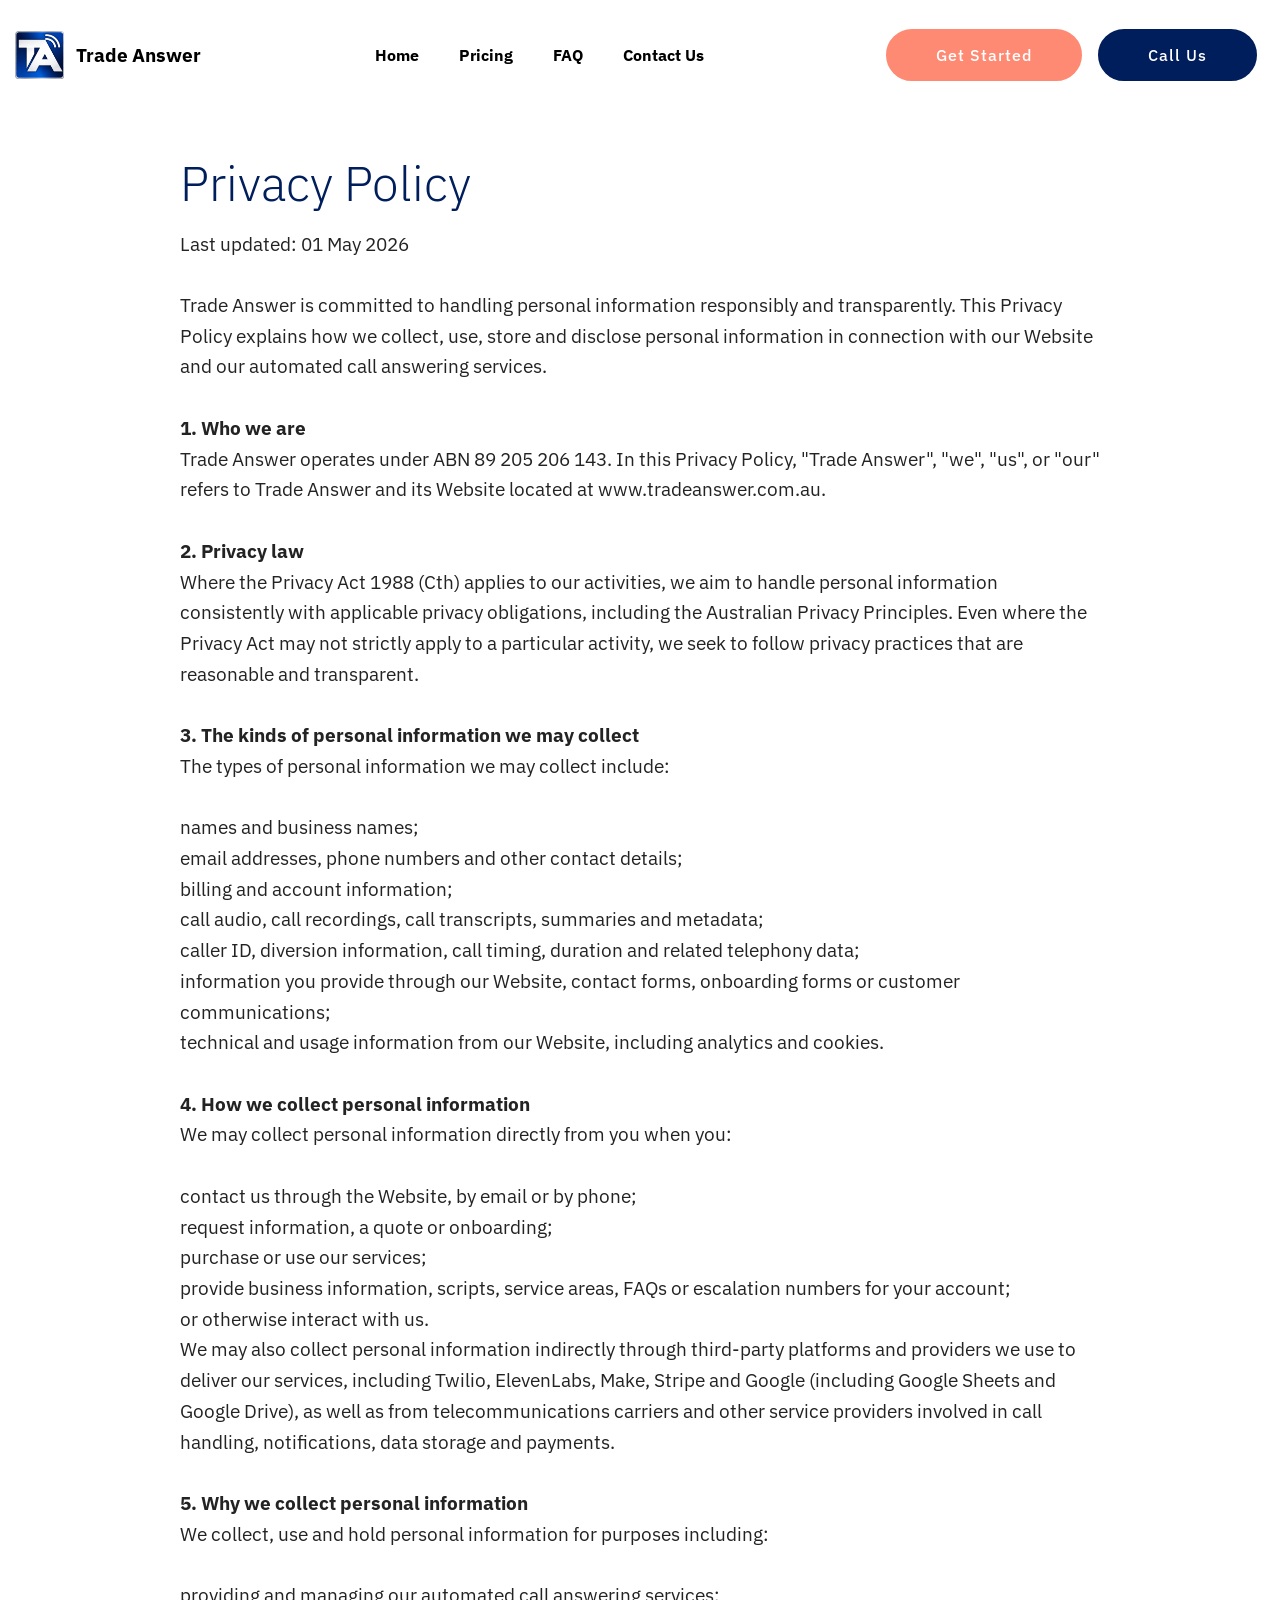
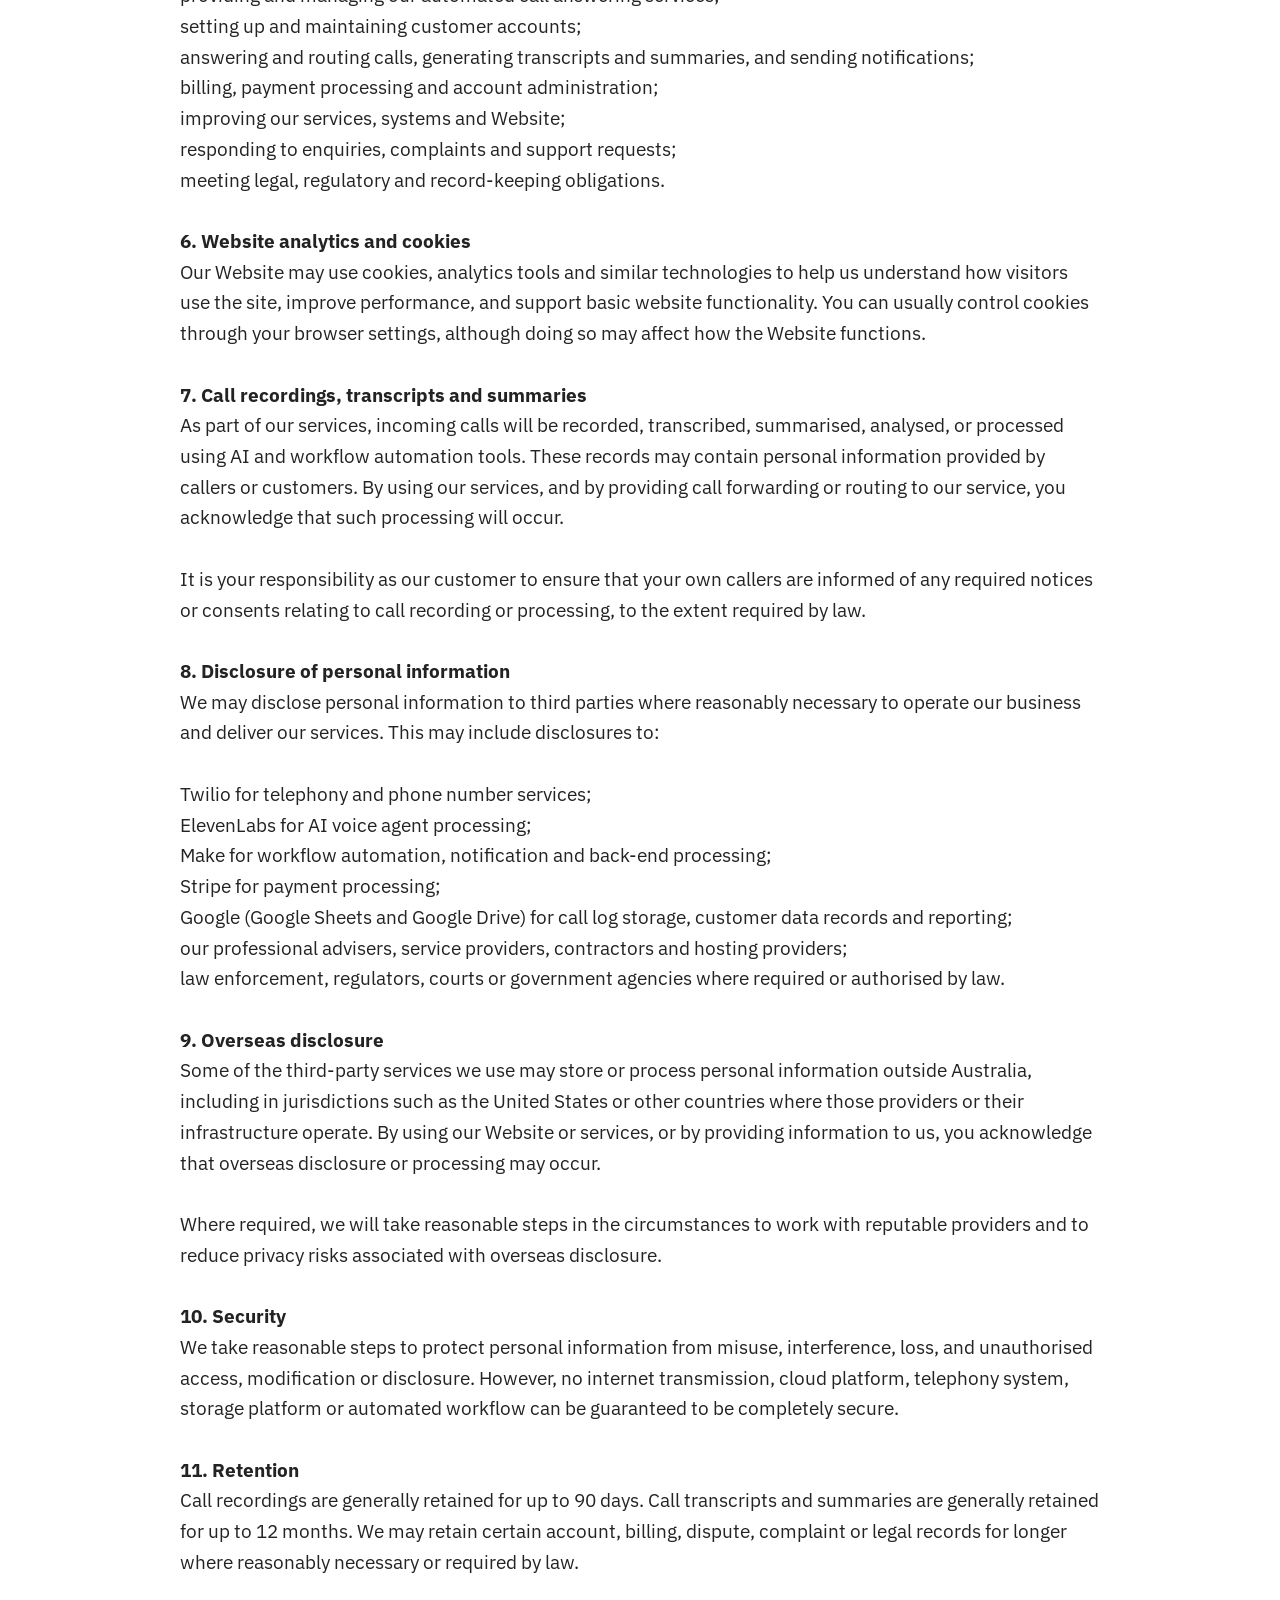
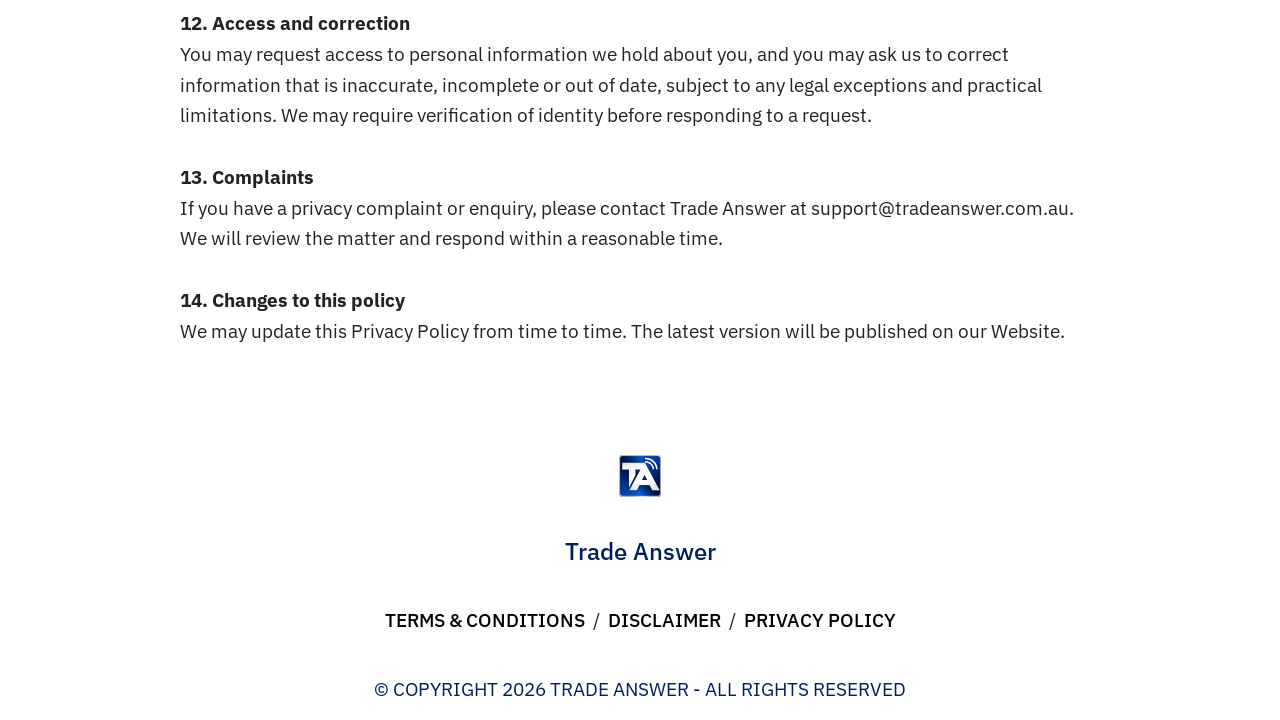
<file: privacy-policy.html>
<!DOCTYPE html>
<html  >
<head>
  
  <meta charset="UTF-8">
  <meta http-equiv="X-UA-Compatible" content="IE=edge">
  
  <meta name="viewport" content="width=device-width, initial-scale=1, minimum-scale=1">
  <link rel="shortcut icon" href="assets/images/logo3-128x126.png" type="image/x-icon">
  <meta name="description" content="Trade Answer's privacy policy explains how we collect, store and protect personal information gathered through our automated call answering service for Australian businesses.">
  
  
  <title>Trade Answer - Privacy Policy</title>
  <link rel="stylesheet" href="assets/tether/tether.min.css">
  <link rel="stylesheet" href="assets/bootstrap/css/bootstrap.min.css">
  <link rel="stylesheet" href="assets/dropdown/css/style.css">
  <link rel="stylesheet" href="assets/socicon/css/styles.css">
  <link rel="stylesheet" href="assets/theme/css/style.css">
  <link rel="preload" href="https://fonts.googleapis.com/css?family=IBM+Plex+Sans:100,200,300,400,500,600,700,100i,200i,300i,400i,500i,600i,700i&display=swap" as="style" onload="this.onload=null;this.rel='stylesheet'">
  <noscript><link rel="stylesheet" href="https://fonts.googleapis.com/css?family=IBM+Plex+Sans:100,200,300,400,500,600,700,100i,200i,300i,400i,500i,600i,700i&display=swap"></noscript>
  <link rel="preload" as="style" href="assets/mobirise/css/mbr-additional.css?v=YGnLDX"><link rel="stylesheet" href="assets/mobirise/css/mbr-additional.css?v=YGnLDX" type="text/css">

  
  
  
</head>
<body>
  
  <section data-bs-version="5.1" class="menu menu01 supportm5 cid-viIExiSw2z" once="menu" id="menu01-1z">
    

    <nav class="navbar navbar-dropdown navbar-fixed-top navbar-expand-lg">
        <div class="content-wrap container">
            <div class="navbar-brand">
                <span class="navbar-logo">
                    
                        <img src="assets/images/logo3-96x95.png" alt="Trade Answer Logo" style="height: 3rem;">
                    
                </span>
                <span class="navbar-caption-wrap"><a class="navbar-caption text-black display-7" href="#"><strong>Trade Answer</strong></a></span>
            </div>
            <button class="navbar-toggler" type="button" data-toggle="collapse" data-bs-toggle="collapse" data-target="#navbarSupportedContent" data-bs-target="#navbarSupportedContent" aria-controls="navbarNavAltMarkup" aria-expanded="false" aria-label="Toggle navigation">
                <div class="hamburger">
                    <span></span>
                    <span></span>
                    <span></span>
                    <span></span>
                </div>
            </button>
            <div class="collapse navbar-collapse" id="navbarSupportedContent">
                <ul class="navbar-nav nav-dropdown" data-app-modern-menu="true"><li class="nav-item"><a class="nav-link link text-black little-radius text-primary display-4" href="index.html"><strong>Home</strong></a></li>
                    <li class="nav-item"><a class="nav-link link text-black little-radius text-primary display-4" href="index.html#pricing01-10"><strong>Pricing</strong></a></li>
                    <li class="nav-item"><a class="nav-link link text-black little-radius text-primary display-4" href="faq.html"><strong>FAQ</strong></a>
                    </li>
                    <li class="nav-item"><a class="nav-link link text-black little-radius text-primary display-4" href="contact.html"><strong>Contact Us</strong></a>
                    </li></ul>
                
                <div class="navbar-buttons mbr-section-btn"><a class="btn btn-primary display-4" href="index.html#progress-bars03-6">
                        Get Started
                    </a> <a class="btn btn-secondary display-4" href="tel:+61 345 18 12 11">Call Us</a></div>
            </div>
        </div>
    </nav>
</section>

<section class="header4 cid-viIiYA7ySX" id="content05-1h">

    
    


    

    <div class="container">
        <div class="row justify-content-md-center">
            <div class=" col-md-12 col-lg-10 align-left">
                
                <h2 class="mbr-section-title align-left mbr-white pb-2 mbr-fonts-style display-2">Privacy Policy</h2>

                <p class="mbr-text align-left mbr-fonts-style display-7">Last updated: 01 May 2026
<br>
<br>Trade Answer is committed to handling personal information responsibly and transparently. This Privacy Policy explains how we collect, use, store and disclose personal information in connection with our Website and our automated call answering services.
<br>
<br><strong>1. Who we are
</strong><br>Trade Answer operates under ABN 89 205 206 143. In this Privacy Policy, "Trade Answer", "we", "us", or "our" refers to Trade Answer and its Website located at www.tradeanswer.com.au.
<br>
<br><strong>2. Privacy law
</strong><br>Where the Privacy Act 1988 (Cth) applies to our activities, we aim to handle personal information consistently with applicable privacy obligations, including the Australian Privacy Principles. Even where the Privacy Act may not strictly apply to a particular activity, we seek to follow privacy practices that are reasonable and transparent.
<br>
<br><strong>3. The kinds of personal information we may collect
</strong><br>The types of personal information we may collect include:
<br>
<br>names and business names;
<br>email addresses, phone numbers and other contact details;
<br>billing and account information;
<br>call audio, call recordings, call transcripts, summaries and metadata;
<br>caller ID, diversion information, call timing, duration and related telephony data;
<br>information you provide through our Website, contact forms, onboarding forms or customer communications;
<br>technical and usage information from our Website, including analytics and cookies.
<br><br><strong>4. How we collect personal information
</strong><br>We may collect personal information directly from you when you:
<br>
<br>contact us through the Website, by email or by phone;
<br>request information, a quote or onboarding;
<br>purchase or use our services;
<br>provide business information, scripts, service areas, FAQs or escalation numbers for your account;
<br>or otherwise interact with us.
<br>We may also collect personal information indirectly through third-party platforms and providers we use to deliver our services, including Twilio, ElevenLabs, Make, Stripe and Google (including Google Sheets and Google Drive), as well as from telecommunications carriers and other service providers involved in call handling, notifications, data storage and payments.
<br>
<br><strong>5. Why we collect personal information
</strong><br>We collect, use and hold personal information for purposes including:
<br>
<br>providing and managing our automated call answering services;
<br>setting up and maintaining customer accounts;
<br>answering and routing calls, generating transcripts and summaries, and sending notifications;
<br>billing, payment processing and account administration;
<br>improving our services, systems and Website;
<br>responding to enquiries, complaints and support requests;
<br>meeting legal, regulatory and record-keeping obligations.
<br><br><strong>6. Website analytics and cookies
</strong><br>Our Website may use cookies, analytics tools and similar technologies to help us understand how visitors use the site, improve performance, and support basic website functionality. You can usually control cookies through your browser settings, although doing so may affect how the Website functions.
<br>
<br><strong>7. Call recordings, transcripts and summaries
</strong><br>As part of our services, incoming calls will be recorded, transcribed, summarised, analysed, or processed using AI and workflow automation tools. These records may contain personal information provided by callers or customers. By using our services, and by providing call forwarding or routing to our service, you acknowledge that such processing will occur.
<br>
<br>It is your responsibility as our customer to ensure that your own callers are informed of any required notices or consents relating to call recording or processing, to the extent required by law.
<br>
<br><strong>8. Disclosure of personal information
</strong><br>We may disclose personal information to third parties where reasonably necessary to operate our business and deliver our services. This may include disclosures to:
<br>
<br>Twilio for telephony and phone number services;
<br>ElevenLabs for AI voice agent processing;
<br>Make for workflow automation, notification and back-end processing;
<br>Stripe for payment processing;
<br>Google (Google Sheets and Google Drive) for call log storage, customer data records and reporting;
<br>our professional advisers, service providers, contractors and hosting providers;
<br>law enforcement, regulators, courts or government agencies where required or authorised by law.
<br><br><strong>9. Overseas disclosure
</strong><br>Some of the third-party services we use may store or process personal information outside Australia, including in jurisdictions such as the United States or other countries where those providers or their infrastructure operate. By using our Website or services, or by providing information to us, you acknowledge that overseas disclosure or processing may occur.
<br>
<br>Where required, we will take reasonable steps in the circumstances to work with reputable providers and to reduce privacy risks associated with overseas disclosure.
<br>
<br><strong>10. Security
</strong><br>We take reasonable steps to protect personal information from misuse, interference, loss, and unauthorised access, modification or disclosure. However, no internet transmission, cloud platform, telephony system, storage platform or automated workflow can be guaranteed to be completely secure.
<br>
<br><strong>11. Retention
</strong><br>Call recordings are generally retained for up to 90 days. Call transcripts and summaries are generally retained for up to 12 months. We may retain certain account, billing, dispute, complaint or legal records for longer where reasonably necessary or required by law.
<br>
<br><strong>12. Access and correction
</strong><br>You may request access to personal information we hold about you, and you may ask us to correct information that is inaccurate, incomplete or out of date, subject to any legal exceptions and practical limitations. We may require verification of identity before responding to a request.
<br>
<br><strong>13. Complaints
</strong><br>If you have a privacy complaint or enquiry, please contact Trade Answer at support@tradeanswer.com.au. We will review the matter and respond within a reasonable time.
<br>
<br><strong>14. Changes to this policy
</strong><br>We may update this Privacy Policy from time to time. The latest version will be published on our Website.</p>
            </div>



        </div>
    </div>
</section>

<section class="footer01 choicem5 cid-viIsHIyOkH" once="footers" id="footer01-1q">
    

    
    

    <div class="container">
        <div class="row justify-content-center">
            <div class="col-12 col-lg-9">
                <div class="content-wrapper">
                    <div class="logo-wrapper">
                        <img class="little-radius" src="assets/images/logo3-84x83.png" alt="">
                    </div>
                    <h2 class="mbr-section-title mbr-fonts-style display-5">
                        Trade Answer</h2>
                    <div class="nav-wrapper">
                        <ul class="list mbr-fonts-style display-7">
                            <li class="item-wrap"><a href="terms-and-conditions.html" class="text-black" target="_blank">Terms &amp; conditions</a>&nbsp; /&nbsp;&nbsp;<a href="disclaimer.html" class="text-black" target="_blank">Disclaimer</a>&nbsp; /&nbsp;&nbsp;<a href="privacy-policy.html" class="text-black" target="_blank" style="font-size: 1.2rem; background-color: rgb(255, 255, 255);">Privacy policy</a></li>
                        </ul>
                    </div>
                    <p class="mbr-copy mbr-fonts-style display-7">
                        © Copyright 2026 Trade Answer - All Rights Reserved
                    </p>
                </div>
            </div>
        </div>
    </div>
</section>


<script src="assets/web/assets/jquery/jquery.min.js"></script>
  <script src="assets/popper/popper.min.js"></script>
  <script src="assets/tether/tether.min.js"></script>
  <script src="assets/bootstrap/js/bootstrap.min.js"></script>
  <script src="assets/smoothscroll/smooth-scroll.js"></script>
  <script src="assets/dropdown/js/nav-dropdown.js"></script>
  <script src="assets/dropdown/js/navbar-dropdown.js"></script>
  <script src="assets/touchswipe/jquery.touch-swipe.min.js"></script>
  <script src="assets/theme/js/script.js"></script>
  
  
  
</body>
</html>
</file>
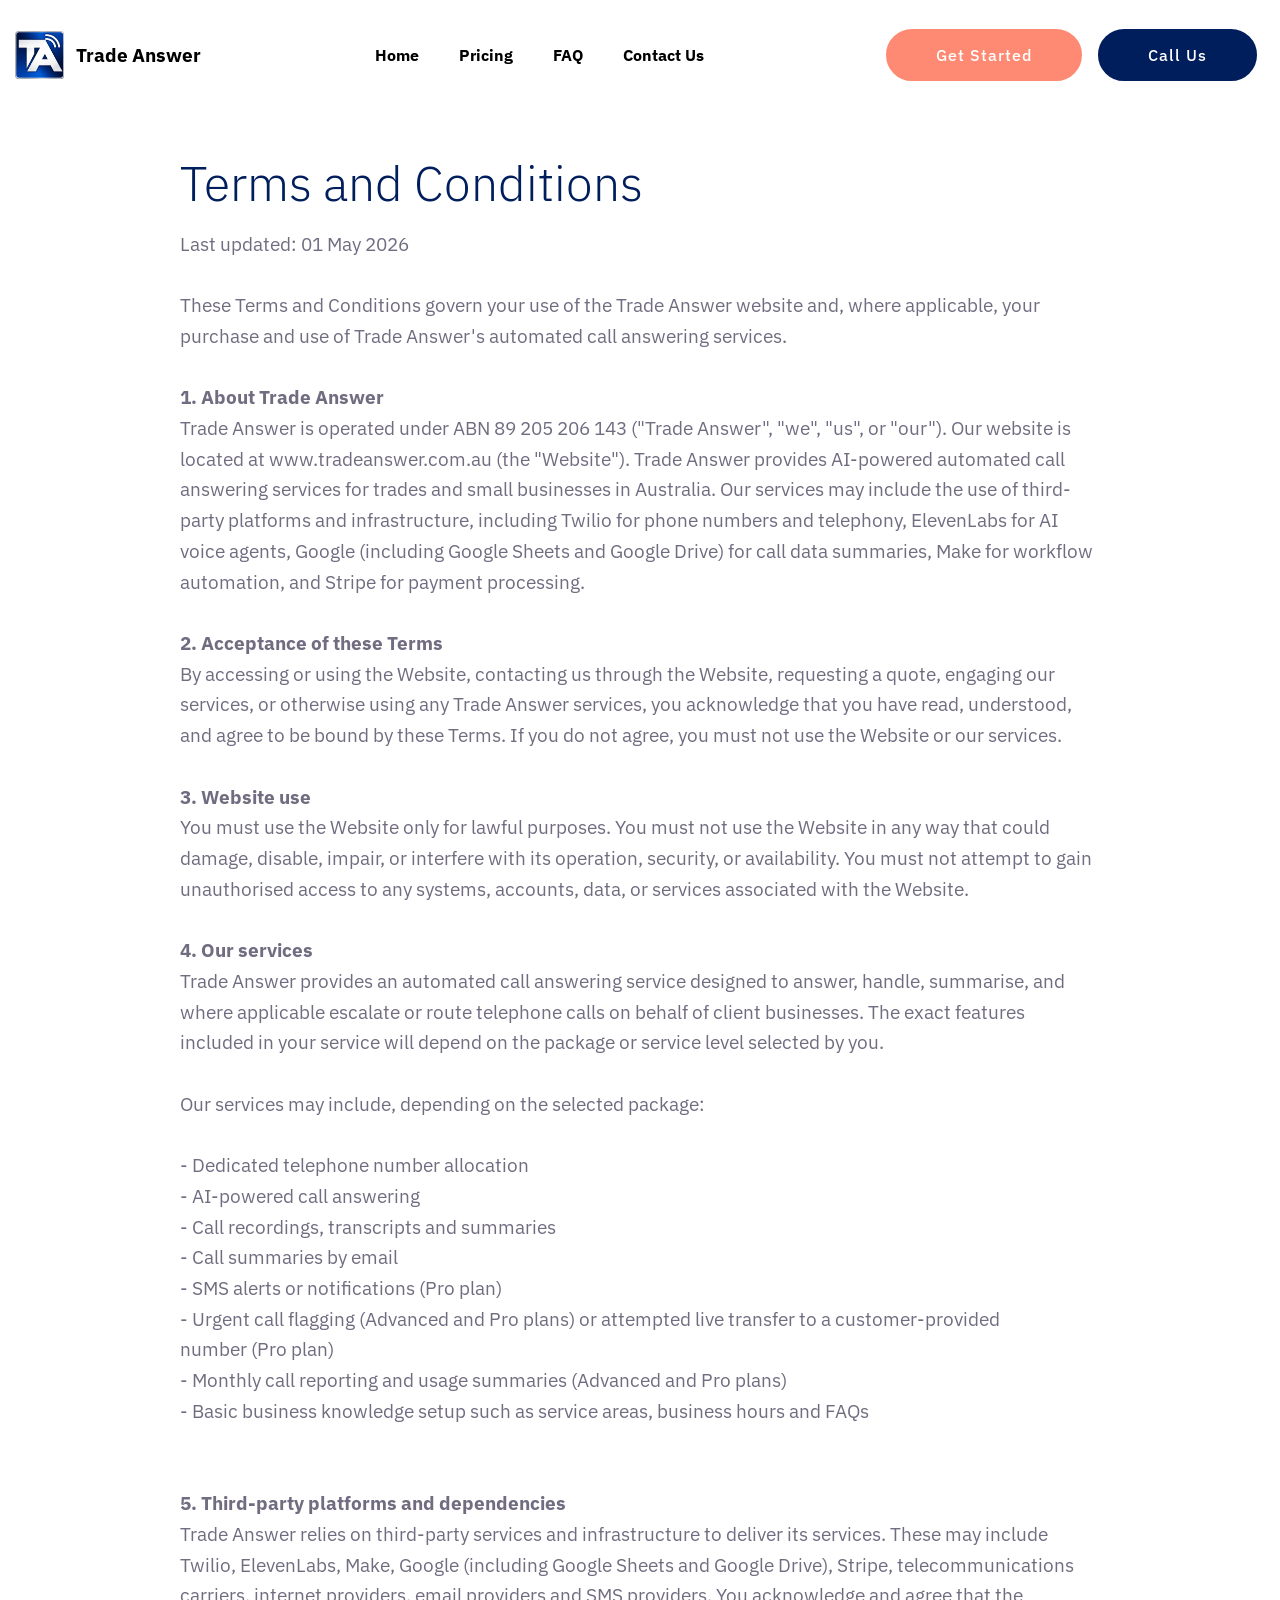
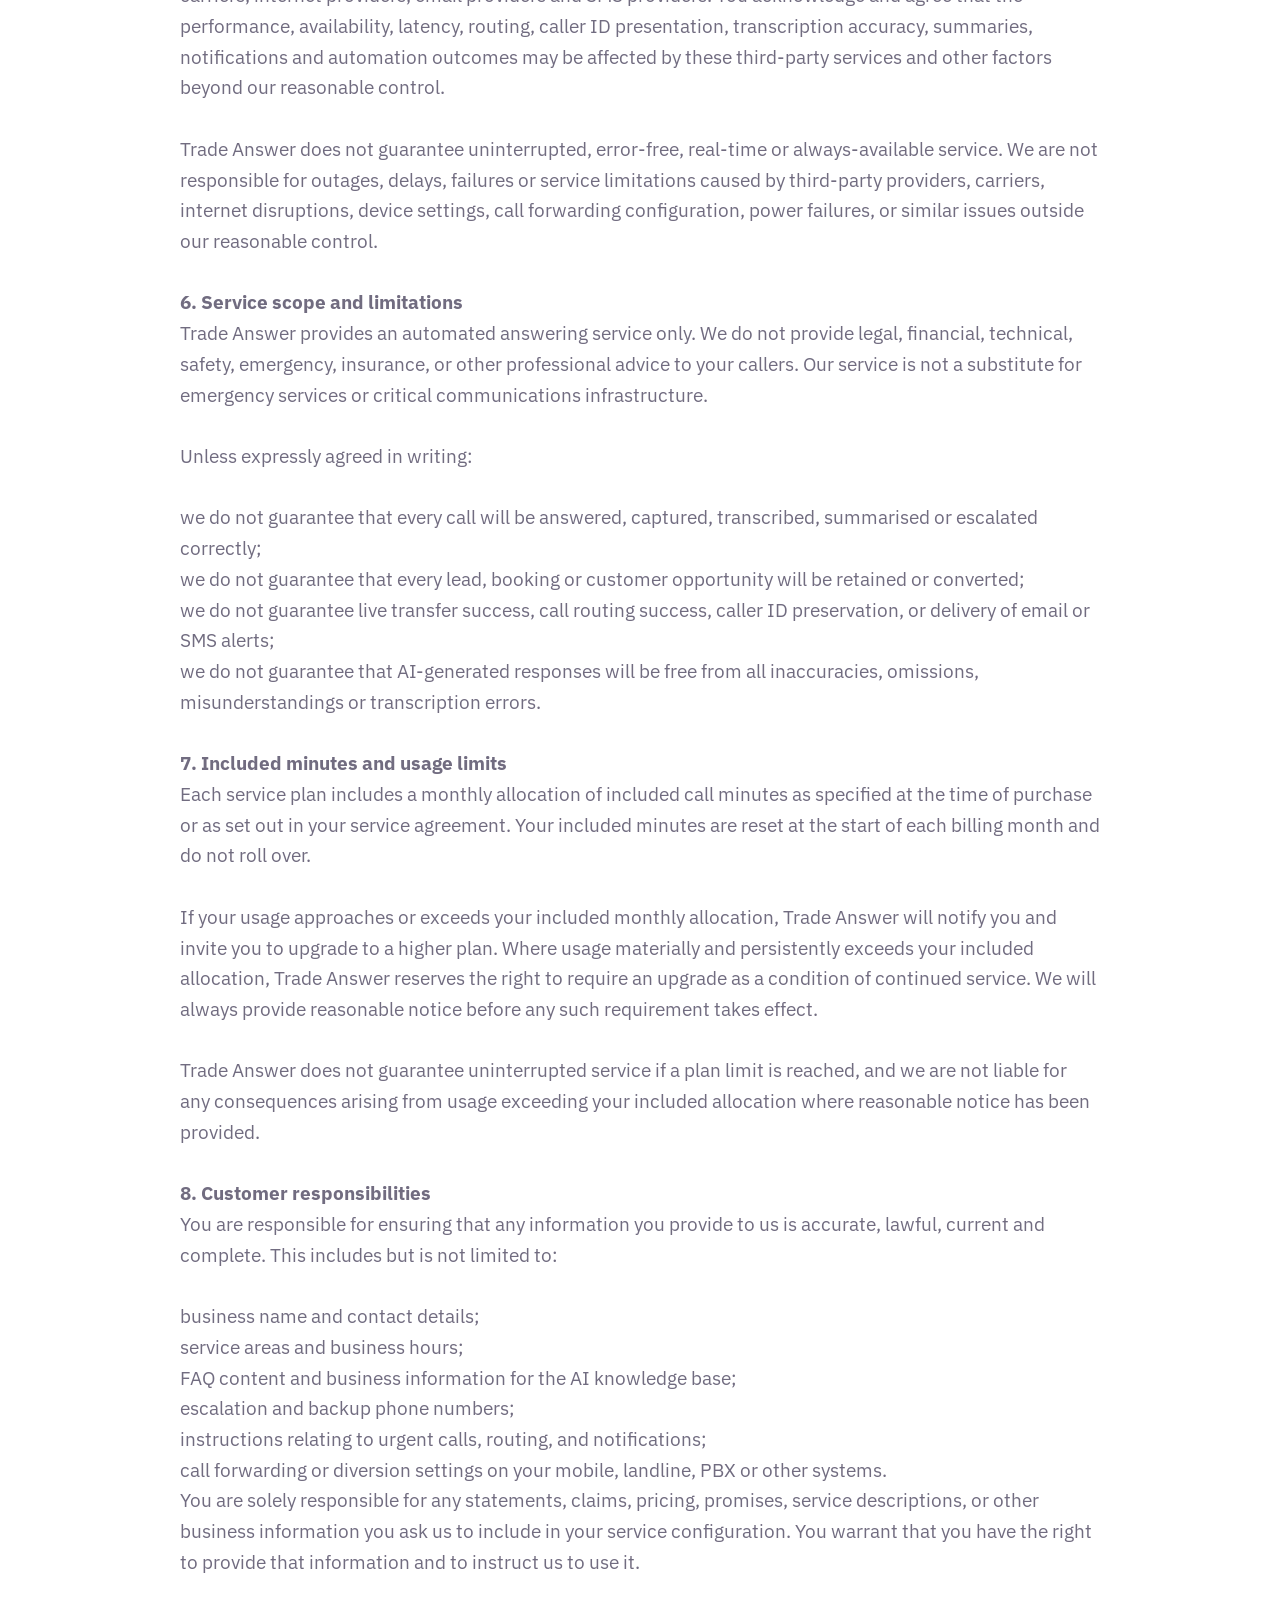
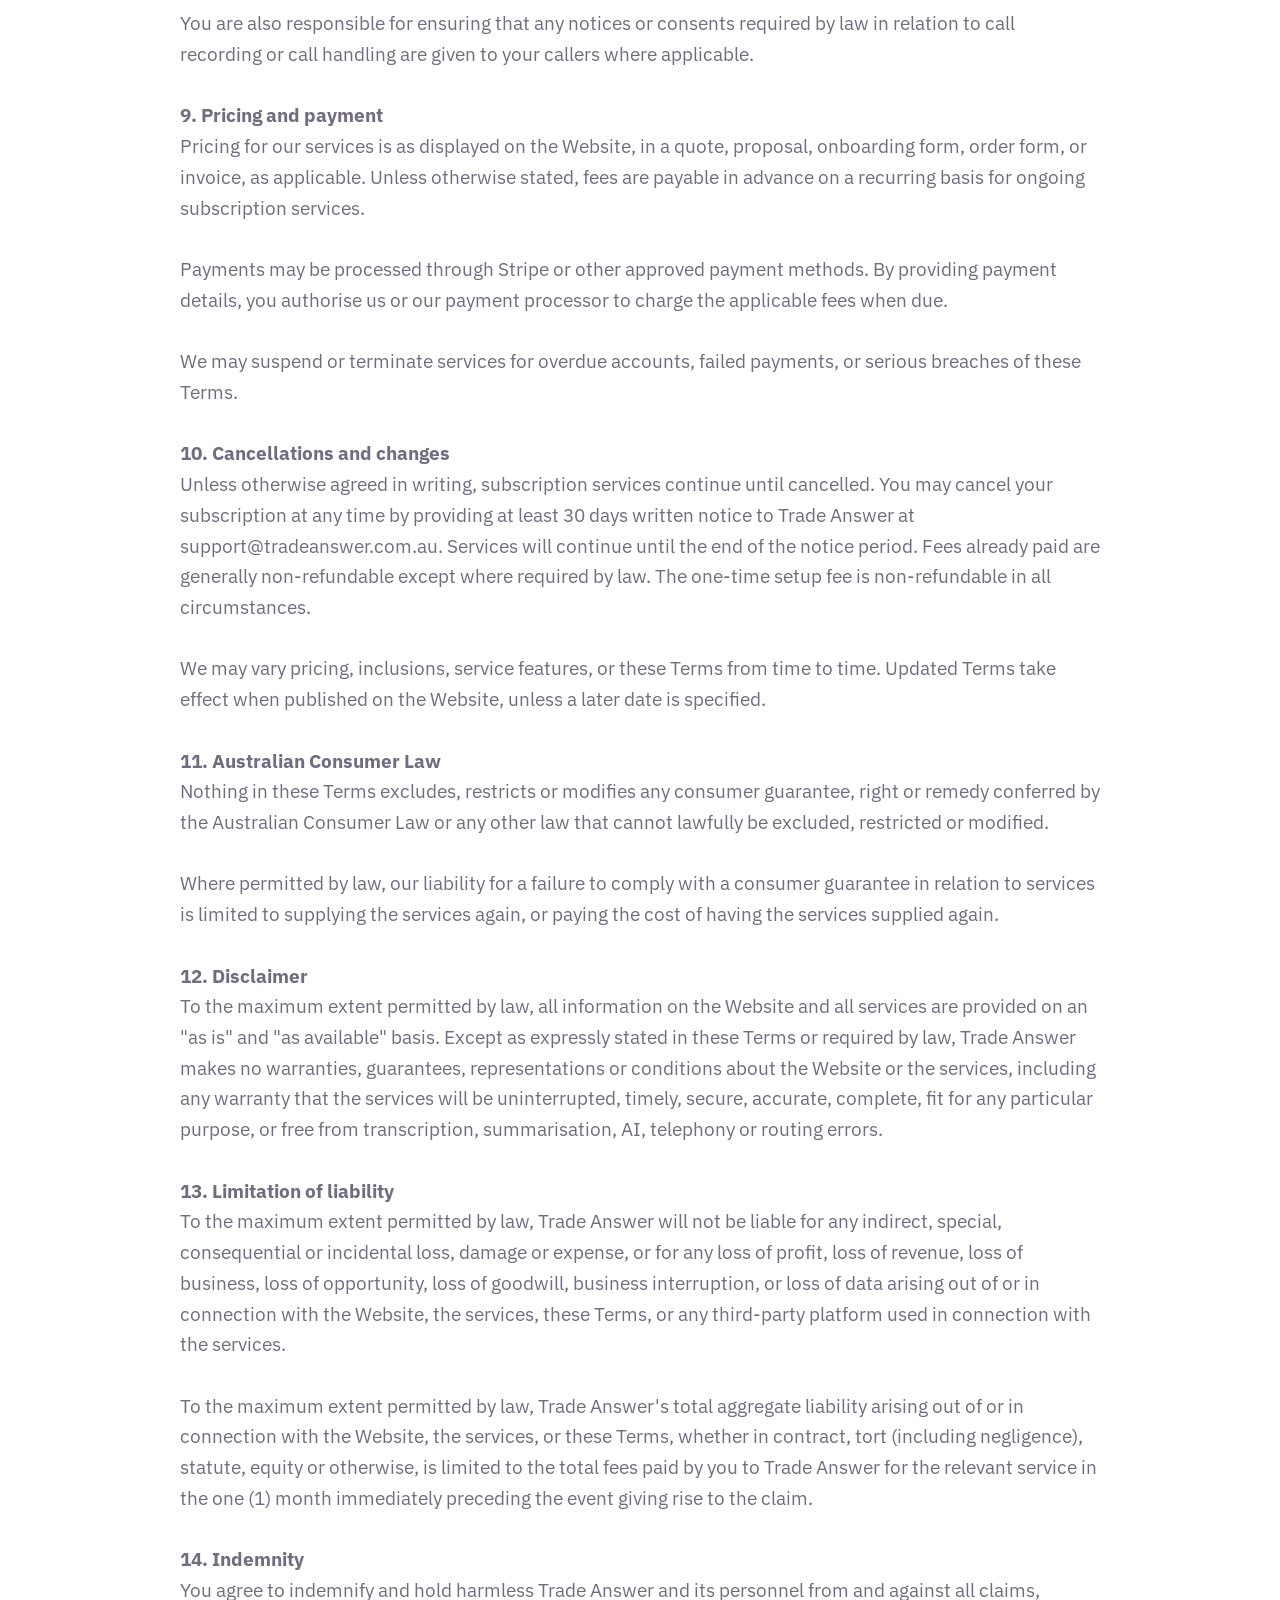
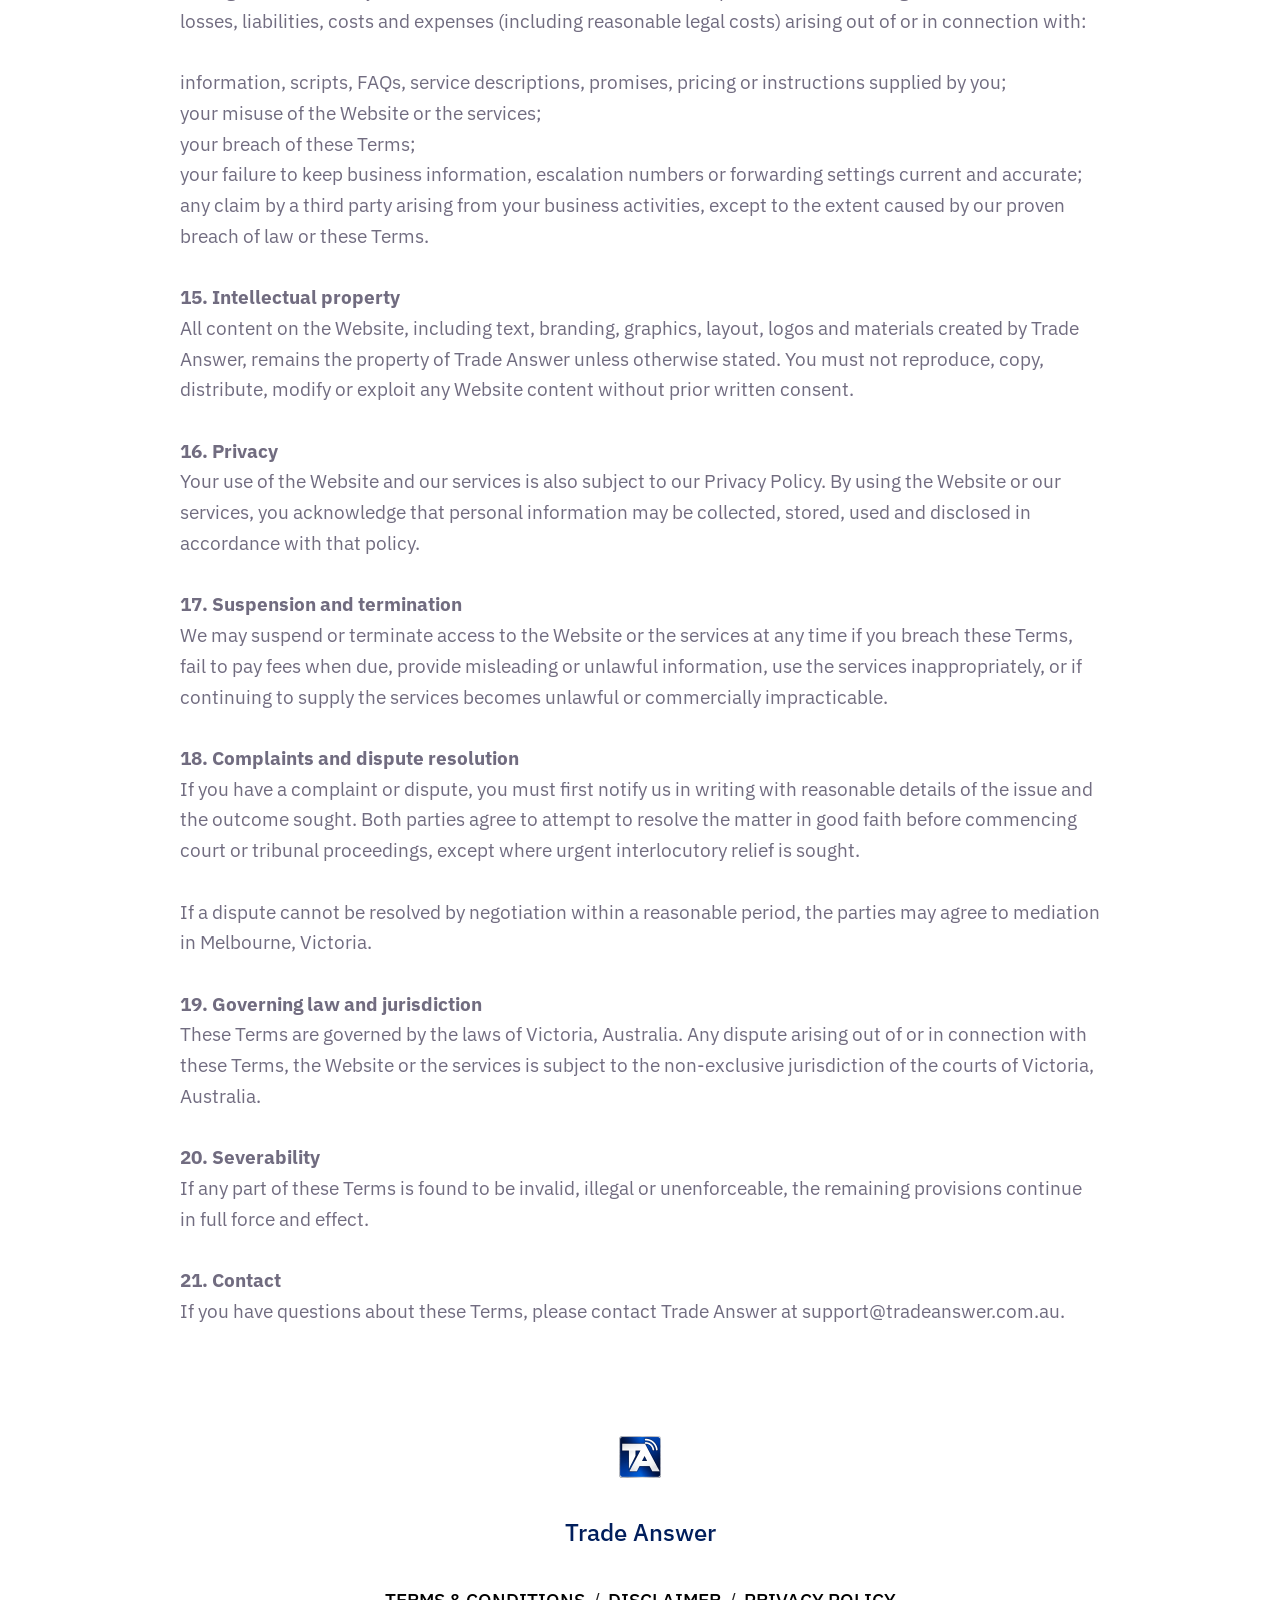
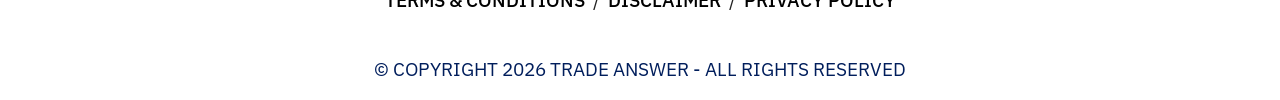
<file: terms-and-conditions.html>
<!DOCTYPE html>
<html  >
<head>
  
  <meta charset="UTF-8">
  <meta http-equiv="X-UA-Compatible" content="IE=edge">
  
  <meta name="viewport" content="width=device-width, initial-scale=1, minimum-scale=1">
  <link rel="shortcut icon" href="assets/images/logo3-128x126.png" type="image/x-icon">
  <meta name="description" content="Read Trade Answer's terms and conditions covering our 
automated call answering service, pricing, cancellation 
policy, usage limits and customer responsibilities.">
  
  
  <title>Trade Answer - Terms & Conditions</title>
  <link rel="stylesheet" href="assets/tether/tether.min.css">
  <link rel="stylesheet" href="assets/bootstrap/css/bootstrap.min.css">
  <link rel="stylesheet" href="assets/dropdown/css/style.css">
  <link rel="stylesheet" href="assets/socicon/css/styles.css">
  <link rel="stylesheet" href="assets/theme/css/style.css">
  <link rel="preload" href="https://fonts.googleapis.com/css?family=IBM+Plex+Sans:100,200,300,400,500,600,700,100i,200i,300i,400i,500i,600i,700i&display=swap" as="style" onload="this.onload=null;this.rel='stylesheet'">
  <noscript><link rel="stylesheet" href="https://fonts.googleapis.com/css?family=IBM+Plex+Sans:100,200,300,400,500,600,700,100i,200i,300i,400i,500i,600i,700i&display=swap"></noscript>
  <link rel="preload" as="style" href="assets/mobirise/css/mbr-additional.css?v=bhIIeQ"><link rel="stylesheet" href="assets/mobirise/css/mbr-additional.css?v=bhIIeQ" type="text/css">

  
  
  
</head>
<body>
  
  <section data-bs-version="5.1" class="menu menu01 supportm5 cid-viIExiSw2z" once="menu" id="menu01-1z">
    

    <nav class="navbar navbar-dropdown navbar-fixed-top navbar-expand-lg">
        <div class="content-wrap container">
            <div class="navbar-brand">
                <span class="navbar-logo">
                    
                        <img src="assets/images/logo3-96x95.png" alt="Trade Answer Logo" style="height: 3rem;">
                    
                </span>
                <span class="navbar-caption-wrap"><a class="navbar-caption text-black display-7" href="#"><strong>Trade Answer</strong></a></span>
            </div>
            <button class="navbar-toggler" type="button" data-toggle="collapse" data-bs-toggle="collapse" data-target="#navbarSupportedContent" data-bs-target="#navbarSupportedContent" aria-controls="navbarNavAltMarkup" aria-expanded="false" aria-label="Toggle navigation">
                <div class="hamburger">
                    <span></span>
                    <span></span>
                    <span></span>
                    <span></span>
                </div>
            </button>
            <div class="collapse navbar-collapse" id="navbarSupportedContent">
                <ul class="navbar-nav nav-dropdown" data-app-modern-menu="true"><li class="nav-item"><a class="nav-link link text-black little-radius text-primary display-4" href="index.html"><strong>Home</strong></a></li>
                    <li class="nav-item"><a class="nav-link link text-black little-radius text-primary display-4" href="index.html#pricing01-10"><strong>Pricing</strong></a></li>
                    <li class="nav-item"><a class="nav-link link text-black little-radius text-primary display-4" href="faq.html"><strong>FAQ</strong></a>
                    </li>
                    <li class="nav-item"><a class="nav-link link text-black little-radius text-primary display-4" href="contact.html"><strong>Contact Us</strong></a>
                    </li></ul>
                
                <div class="navbar-buttons mbr-section-btn"><a class="btn btn-primary display-4" href="index.html#progress-bars03-6">
                        Get Started
                    </a> <a class="btn btn-secondary display-4" href="tel:+61 345 18 12 11">Call Us</a></div>
            </div>
        </div>
    </nav>
</section>

<section class="header4 cid-viIgNS3SRZ" id="content05-1e">

    
    


    

    <div class="container">
        <div class="row justify-content-md-center">
            <div class=" col-md-12 col-lg-10 align-left">
                
                <h2 class="mbr-section-title align-left mbr-white pb-2 mbr-fonts-style display-2">Terms and Conditions</h2>

                <p class="mbr-text align-left mbr-fonts-style display-7">Last updated: 01 May 2026
<br>
<br>These Terms and Conditions govern your use of the Trade Answer website and, where applicable, your purchase and use of Trade Answer's automated call answering services.
<br>
<br><strong>1. About Trade Answer
</strong><br>Trade Answer is operated under ABN 89 205 206 143 ("Trade Answer", "we", "us", or "our"). Our website is located at www.tradeanswer.com.au (the "Website"). Trade Answer provides AI-powered automated call answering services for trades and small businesses in Australia. Our services may include the use of third-party platforms and infrastructure, including Twilio for phone numbers and telephony, ElevenLabs for AI voice agents, Google (including Google Sheets and Google Drive) for call data summaries, Make for workflow automation, and Stripe for payment processing.
<br>
<br><strong>2. Acceptance of these Terms
</strong><br>By accessing or using the Website, contacting us through the Website, requesting a quote, engaging our services, or otherwise using any Trade Answer services, you acknowledge that you have read, understood, and agree to be bound by these Terms. If you do not agree, you must not use the Website or our services.
<br>
<br><strong>3. Website use
</strong><br>You must use the Website only for lawful purposes. You must not use the Website in any way that could damage, disable, impair, or interfere with its operation, security, or availability. You must not attempt to gain unauthorised access to any systems, accounts, data, or services associated with the Website.
<br>
<br><strong>4. Our services
</strong><br>Trade Answer provides an automated call answering service designed to answer, handle, summarise, and where applicable escalate or route telephone calls on behalf of client businesses. The exact features included in your service will depend on the package or service level selected by you.
<br>
<br>Our services may include, depending on the selected package:
<br>
<br>- Dedicated telephone number allocation
<br>- AI-powered call answering
<br>- Call recordings, transcripts and summaries
<br>- Call summaries by email
<br>- SMS alerts or notifications (Pro plan)<br>- Urgent call flagging (Advanced and Pro plans) or attempted live transfer to a customer-provided number&nbsp;(Pro plan)<br>- Monthly call reporting and usage summaries (Advanced and Pro plans)
<br>- Basic business knowledge setup such as service areas, business hours and FAQs
<br><strong><br></strong><br><strong>5. Third-party platforms and dependencies
</strong><br>Trade Answer relies on third-party services and infrastructure to deliver its services. These may include Twilio, ElevenLabs, Make, Google (including Google Sheets and Google Drive), Stripe, telecommunications carriers, internet providers, email providers and SMS providers. You acknowledge and agree that the performance, availability, latency, routing, caller ID presentation, transcription accuracy, summaries, notifications and automation outcomes may be affected by these third-party services and other factors beyond our reasonable control.
<br>
<br>Trade Answer does not guarantee uninterrupted, error-free, real-time or always-available service. We are not responsible for outages, delays, failures or service limitations caused by third-party providers, carriers, internet disruptions, device settings, call forwarding configuration, power failures, or similar issues outside our reasonable control.
<br>
<br><strong>6. Service scope and limitations
</strong><br>Trade Answer provides an automated answering service only. We do not provide legal, financial, technical, safety, emergency, insurance, or other professional advice to your callers. Our service is not a substitute for emergency services or critical communications infrastructure.
<br>
<br>Unless expressly agreed in writing:
<br>
<br>we do not guarantee that every call will be answered, captured, transcribed, summarised or escalated correctly;
<br>we do not guarantee that every lead, booking or customer opportunity will be retained or converted;
<br>we do not guarantee live transfer success, call routing success, caller ID preservation, or delivery of email or SMS alerts;
<br>we do not guarantee that AI-generated responses will be free from all inaccuracies, omissions, misunderstandings or transcription errors.
<br><br><strong>7. Included minutes and usage limits
</strong><br>Each service plan includes a monthly allocation of included call minutes as specified at the time of purchase or as set out in your service agreement. Your included minutes are reset at the start of each billing month and do not roll over.
<br>
<br>If your usage approaches or exceeds your included monthly allocation, Trade Answer will notify you and invite you to upgrade to a higher plan. Where usage materially and persistently exceeds your included allocation, Trade Answer reserves the right to require an upgrade as a condition of continued service. We will always provide reasonable notice before any such requirement takes effect.
<br>
<br>Trade Answer does not guarantee uninterrupted service if a plan limit is reached, and we are not liable for any consequences arising from usage exceeding your included allocation where reasonable notice has been provided.
<br>
<br><strong>8. Customer responsibilities
</strong><br>You are responsible for ensuring that any information you provide to us is accurate, lawful, current and complete. This includes but is not limited to:
<br>
<br>business name and contact details;
<br>service areas and business hours;
<br>FAQ content and business information for the AI knowledge base;
<br>escalation and backup phone numbers;
<br>instructions relating to urgent calls, routing, and notifications;
<br>call forwarding or diversion settings on your mobile, landline, PBX or other systems.
<br>You are solely responsible for any statements, claims, pricing, promises, service descriptions, or other business information you ask us to include in your service configuration. You warrant that you have the right to provide that information and to instruct us to use it.
<br>
<br>You are also responsible for ensuring that any notices or consents required by law in relation to call recording or call handling are given to your callers where applicable.
<br>
<br><strong>9. Pricing and payment
</strong><br>Pricing for our services is as displayed on the Website, in a quote, proposal, onboarding form, order form, or invoice, as applicable. Unless otherwise stated, fees are payable in advance on a recurring basis for ongoing subscription services.
<br>
<br>Payments may be processed through Stripe or other approved payment methods. By providing payment details, you authorise us or our payment processor to charge the applicable fees when due.
<br>
<br>We may suspend or terminate services for overdue accounts, failed payments, or serious breaches of these Terms.
<br>
<br><strong>10. Cancellations and changes
</strong><br>Unless otherwise agreed in writing, subscription services continue until cancelled. You may cancel your subscription at any time by providing at least 30 days written notice to Trade Answer at support@tradeanswer.com.au. Services will continue until the end of the notice period. Fees already paid are generally non-refundable except where required by law. The one-time setup fee is non-refundable in all circumstances.
<br>
<br>We may vary pricing, inclusions, service features, or these Terms from time to time. Updated Terms take effect when published on the Website, unless a later date is specified.
<br>
<br><strong>11. Australian Consumer Law
</strong><br>Nothing in these Terms excludes, restricts or modifies any consumer guarantee, right or remedy conferred by the Australian Consumer Law or any other law that cannot lawfully be excluded, restricted or modified.
<br>
<br>Where permitted by law, our liability for a failure to comply with a consumer guarantee in relation to services is limited to supplying the services again, or paying the cost of having the services supplied again.
<br>
<br><strong>12. Disclaimer
</strong><br>To the maximum extent permitted by law, all information on the Website and all services are provided on an "as is" and "as available" basis. Except as expressly stated in these Terms or required by law, Trade Answer makes no warranties, guarantees, representations or conditions about the Website or the services, including any warranty that the services will be uninterrupted, timely, secure, accurate, complete, fit for any particular purpose, or free from transcription, summarisation, AI, telephony or routing errors.
<br>
<br><strong>13. Limitation of liability
</strong><br>To the maximum extent permitted by law, Trade Answer will not be liable for any indirect, special, consequential or incidental loss, damage or expense, or for any loss of profit, loss of revenue, loss of business, loss of opportunity, loss of goodwill, business interruption, or loss of data arising out of or in connection with the Website, the services, these Terms, or any third-party platform used in connection with the services.
<br>
<br>To the maximum extent permitted by law, Trade Answer's total aggregate liability arising out of or in connection with the Website, the services, or these Terms, whether in contract, tort (including negligence), statute, equity or otherwise, is limited to the total fees paid by you to Trade Answer for the relevant service in the one (1) month immediately preceding the event giving rise to the claim.
<br>
<br><strong>14. Indemnity
</strong><br>You agree to indemnify and hold harmless Trade Answer and its personnel from and against all claims, losses, liabilities, costs and expenses (including reasonable legal costs) arising out of or in connection with:
<br>
<br>information, scripts, FAQs, service descriptions, promises, pricing or instructions supplied by you;
<br>your misuse of the Website or the services;
<br>your breach of these Terms;
<br>your failure to keep business information, escalation numbers or forwarding settings current and accurate;
<br>any claim by a third party arising from your business activities, except to the extent caused by our proven breach of law or these Terms.
<br><br><strong>15. Intellectual property
</strong><br>All content on the Website, including text, branding, graphics, layout, logos and materials created by Trade Answer, remains the property of Trade Answer unless otherwise stated. You must not reproduce, copy, distribute, modify or exploit any Website content without prior written consent.
<br>
<br><strong>16. Privacy
</strong><br>Your use of the Website and our services is also subject to our Privacy Policy. By using the Website or our services, you acknowledge that personal information may be collected, stored, used and disclosed in accordance with that policy.
<br>
<br><strong>17. Suspension and termination
</strong><br>We may suspend or terminate access to the Website or the services at any time if you breach these Terms, fail to pay fees when due, provide misleading or unlawful information, use the services inappropriately, or if continuing to supply the services becomes unlawful or commercially impracticable.
<br>
<br><strong>18. Complaints and dispute resolution
</strong><br>If you have a complaint or dispute, you must first notify us in writing with reasonable details of the issue and the outcome sought. Both parties agree to attempt to resolve the matter in good faith before commencing court or tribunal proceedings, except where urgent interlocutory relief is sought.
<br>
<br>If a dispute cannot be resolved by negotiation within a reasonable period, the parties may agree to mediation in Melbourne, Victoria.
<br>
<br><strong>19. Governing law and jurisdiction
</strong><br>These Terms are governed by the laws of Victoria, Australia. Any dispute arising out of or in connection with these Terms, the Website or the services is subject to the non-exclusive jurisdiction of the courts of Victoria, Australia.
<br>
<br><strong>20. Severability
</strong><br>If any part of these Terms is found to be invalid, illegal or unenforceable, the remaining provisions continue in full force and effect.
<br>
<br><strong>21. Contact
</strong><br>If you have questions about these Terms, please contact Trade Answer at support@tradeanswer.com.au.</p>
            </div>



        </div>
    </div>
</section>

<section class="footer01 choicem5 cid-viIsHIyOkH" once="footers" id="footer01-1q">
    

    
    

    <div class="container">
        <div class="row justify-content-center">
            <div class="col-12 col-lg-9">
                <div class="content-wrapper">
                    <div class="logo-wrapper">
                        <img class="little-radius" src="assets/images/logo3-84x83.png" alt="">
                    </div>
                    <h2 class="mbr-section-title mbr-fonts-style display-5">
                        Trade Answer</h2>
                    <div class="nav-wrapper">
                        <ul class="list mbr-fonts-style display-7">
                            <li class="item-wrap"><a href="terms-and-conditions.html" class="text-black" target="_blank">Terms &amp; conditions</a>&nbsp; /&nbsp;&nbsp;<a href="disclaimer.html" class="text-black" target="_blank">Disclaimer</a>&nbsp; /&nbsp;&nbsp;<a href="privacy-policy.html" class="text-black" target="_blank" style="font-size: 1.2rem; background-color: rgb(255, 255, 255);">Privacy policy</a></li>
                        </ul>
                    </div>
                    <p class="mbr-copy mbr-fonts-style display-7">
                        © Copyright 2026 Trade Answer - All Rights Reserved
                    </p>
                </div>
            </div>
        </div>
    </div>
</section>


<script src="assets/web/assets/jquery/jquery.min.js"></script>
  <script src="assets/popper/popper.min.js"></script>
  <script src="assets/tether/tether.min.js"></script>
  <script src="assets/bootstrap/js/bootstrap.min.js"></script>
  <script src="assets/smoothscroll/smooth-scroll.js"></script>
  <script src="assets/dropdown/js/nav-dropdown.js"></script>
  <script src="assets/dropdown/js/navbar-dropdown.js"></script>
  <script src="assets/touchswipe/jquery.touch-swipe.min.js"></script>
  <script src="assets/theme/js/script.js"></script>
  
  
  
</body>
</html>
</file>
<file: assets/web/assets/mobirise-icons/mobirise-icons.css>
@font-face {
  font-family: 'MobiriseIcons';
  src:  url('mobirise-icons.eot?spat4u');
  src:  url('mobirise-icons.eot?spat4u#iefix') format('embedded-opentype'),
    url('mobirise-icons.woff2?spat4u') format('woff2'),
    url('mobirise-icons.woff?spat4u') format('woff'),
    url('mobirise-icons.ttf?spat4u') format('truetype'),
    url('mobirise-icons.svg?spat4u#MobiriseIcons') format('svg');
  font-weight: normal;
  font-style: normal;
  font-display: swap;
}

[class^="mbri-"], [class*=" mbri-"] {
  /* use !important to prevent issues with browser extensions that change fonts */
  font-family: MobiriseIcons !important;
  speak: none;
  font-style: normal;
  font-weight: normal;
  font-variant: normal;
  text-transform: none;
  line-height: 1;

  /* Better Font Rendering =========== */
  -webkit-font-smoothing: antialiased;
  -moz-osx-font-smoothing: grayscale;
}

.mbri-add-submenu:before {
  content: "\e900";
}
.mbri-alert:before {
  content: "\e901";
}
.mbri-align-center:before {
  content: "\e902";
}
.mbri-align-justify:before {
  content: "\e903";
}
.mbri-align-left:before {
  content: "\e904";
}
.mbri-align-right:before {
  content: "\e905";
}
.mbri-android:before {
  content: "\e906";
}
.mbri-apple:before {
  content: "\e907";
}
.mbri-arrow-down:before {
  content: "\e908";
}
.mbri-arrow-next:before {
  content: "\e909";
}
.mbri-arrow-prev:before {
  content: "\e90a";
}
.mbri-arrow-up:before {
  content: "\e90b";
}
.mbri-bold:before {
  content: "\e90c";
}
.mbri-bookmark:before {
  content: "\e90d";
}
.mbri-bootstrap:before {
  content: "\e90e";
}
.mbri-briefcase:before {
  content: "\e90f";
}
.mbri-browse:before {
  content: "\e910";
}
.mbri-bulleted-list:before {
  content: "\e911";
}
.mbri-calendar:before {
  content: "\e912";
}
.mbri-camera:before {
  content: "\e913";
}
.mbri-cart-add:before {
  content: "\e914";
}
.mbri-cart-full:before {
  content: "\e915";
}
.mbri-cash:before {
  content: "\e916";
}
.mbri-change-style:before {
  content: "\e917";
}
.mbri-chat:before {
  content: "\e918";
}
.mbri-clock:before {
  content: "\e919";
}
.mbri-close:before {
  content: "\e91a";
}
.mbri-cloud:before {
  content: "\e91b";
}
.mbri-code:before {
  content: "\e91c";
}
.mbri-contact-form:before {
  content: "\e91d";
}
.mbri-credit-card:before {
  content: "\e91e";
}
.mbri-cursor-click:before {
  content: "\e91f";
}
.mbri-cust-feedback:before {
  content: "\e920";
}
.mbri-database:before {
  content: "\e921";
}
.mbri-delivery:before {
  content: "\e922";
}
.mbri-desktop:before {
  content: "\e923";
}
.mbri-devices:before {
  content: "\e924";
}
.mbri-down:before {
  content: "\e925";
}
.mbri-download:before {
  content: "\e989";
}
.mbri-drag-n-drop:before {
  content: "\e927";
}
.mbri-drag-n-drop2:before {
  content: "\e928";
}
.mbri-edit:before {
  content: "\e929";
}
.mbri-edit2:before {
  content: "\e92a";
}
.mbri-error:before {
  content: "\e92b";
}
.mbri-extension:before {
  content: "\e92c";
}
.mbri-features:before {
  content: "\e92d";
}
.mbri-file:before {
  content: "\e92e";
}
.mbri-flag:before {
  content: "\e92f";
}
.mbri-folder:before {
  content: "\e930";
}
.mbri-gift:before {
  content: "\e931";
}
.mbri-github:before {
  content: "\e932";
}
.mbri-globe:before {
  content: "\e933";
}
.mbri-globe-2:before {
  content: "\e934";
}
.mbri-growing-chart:before {
  content: "\e935";
}
.mbri-hearth:before {
  content: "\e936";
}
.mbri-help:before {
  content: "\e937";
}
.mbri-home:before {
  content: "\e938";
}
.mbri-hot-cup:before {
  content: "\e939";
}
.mbri-idea:before {
  content: "\e93a";
}
.mbri-image-gallery:before {
  content: "\e93b";
}
.mbri-image-slider:before {
  content: "\e93c";
}
.mbri-info:before {
  content: "\e93d";
}
.mbri-italic:before {
  content: "\e93e";
}
.mbri-key:before {
  content: "\e93f";
}
.mbri-laptop:before {
  content: "\e940";
}
.mbri-layers:before {
  content: "\e941";
}
.mbri-left-right:before {
  content: "\e942";
}
.mbri-left:before {
  content: "\e943";
}
.mbri-letter:before {
  content: "\e944";
}
.mbri-like:before {
  content: "\e945";
}
.mbri-link:before {
  content: "\e946";
}
.mbri-lock:before {
  content: "\e947";
}
.mbri-login:before {
  content: "\e948";
}
.mbri-logout:before {
  content: "\e949";
}
.mbri-magic-stick:before {
  content: "\e94a";
}
.mbri-map-pin:before {
  content: "\e94b";
}
.mbri-menu:before {
  content: "\e94c";
}
.mbri-mobile:before {
  content: "\e94d";
}
.mbri-mobile2:before {
  content: "\e94e";
}
.mbri-mobirise:before {
  content: "\e94f";
}
.mbri-more-horizontal:before {
  content: "\e950";
}
.mbri-more-vertical:before {
  content: "\e951";
}
.mbri-music:before {
  content: "\e952";
}
.mbri-new-file:before {
  content: "\e953";
}
.mbri-numbered-list:before {
  content: "\e954";
}
.mbri-opened-folder:before {
  content: "\e955";
}
.mbri-pages:before {
  content: "\e956";
}
.mbri-paper-plane:before {
  content: "\e957";
}
.mbri-paperclip:before {
  content: "\e958";
}
.mbri-photo:before {
  content: "\e959";
}
.mbri-photos:before {
  content: "\e95a";
}
.mbri-pin:before {
  content: "\e95b";
}
.mbri-play:before {
  content: "\e95c";
}
.mbri-plus:before {
  content: "\e95d";
}
.mbri-preview:before {
  content: "\e95e";
}
.mbri-print:before {
  content: "\e95f";
}
.mbri-protect:before {
  content: "\e960";
}
.mbri-question:before {
  content: "\e961";
}
.mbri-quote-left:before {
  content: "\e962";
}
.mbri-quote-right:before {
  content: "\e963";
}
.mbri-refresh:before {
  content: "\e964";
}
.mbri-responsive:before {
  content: "\e965";
}
.mbri-right:before {
  content: "\e966";
}
.mbri-rocket:before {
  content: "\e967";
}
.mbri-sad-face:before {
  content: "\e968";
}
.mbri-sale:before {
  content: "\e969";
}
.mbri-save:before {
  content: "\e96a";
}
.mbri-search:before {
  content: "\e96b";
}
.mbri-setting:before {
  content: "\e96c";
}
.mbri-setting2:before {
  content: "\e96d";
}
.mbri-setting3:before {
  content: "\e96e";
}
.mbri-share:before {
  content: "\e96f";
}
.mbri-shopping-bag:before {
  content: "\e970";
}
.mbri-shopping-basket:before {
  content: "\e971";
}
.mbri-shopping-cart:before {
  content: "\e972";
}
.mbri-sites:before {
  content: "\e973";
}
.mbri-smile-face:before {
  content: "\e974";
}
.mbri-speed:before {
  content: "\e975";
}
.mbri-star:before {
  content: "\e976";
}
.mbri-success:before {
  content: "\e977";
}
.mbri-sun:before {
  content: "\e978";
}
.mbri-sun2:before {
  content: "\e979";
}
.mbri-tablet:before {
  content: "\e97a";
}
.mbri-tablet-vertical:before {
  content: "\e97b";
}
.mbri-target:before {
  content: "\e97c";
}
.mbri-timer:before {
  content: "\e97d";
}
.mbri-to-ftp:before {
  content: "\e97e";
}
.mbri-to-local-drive:before {
  content: "\e97f";
}
.mbri-touch-swipe:before {
  content: "\e980";
}
.mbri-touch:before {
  content: "\e981";
}
.mbri-trash:before {
  content: "\e982";
}
.mbri-underline:before {
  content: "\e983";
}
.mbri-unlink:before {
  content: "\e984";
}
.mbri-unlock:before {
  content: "\e985";
}
.mbri-up-down:before {
  content: "\e986";
}
.mbri-up:before {
  content: "\e987";
}
.mbri-update:before {
  content: "\e988";
}
.mbri-upload:before {
 content: "\e926"; 
}
.mbri-user:before {
  content: "\e98a";
}
.mbri-user2:before {
  content: "\e98b";
}
.mbri-users:before {
  content: "\e98c";
}
.mbri-video:before {
  content: "\e98d";
}
.mbri-video-play:before {
  content: "\e98e";
}
.mbri-watch:before {
  content: "\e98f";
}
.mbri-website-theme:before {
  content: "\e990";
}
.mbri-wifi:before {
  content: "\e991";
}
.mbri-windows:before {
  content: "\e992";
}
.mbri-zoom-out:before {
  content: "\e993";
}
.mbri-redo:before {
  content: "\e994";
}
.mbri-undo:before {
  content: "\e995";
}
</file>
<file: assets/web/assets/mobirise-icons2/mobirise2.css>
@font-face {
  font-family: 'Moririse2';
  font-display: swap;
  src:  url('mobirise2.eot?f2bix4');
  src:  url('mobirise2.eot?f2bix4#iefix') format('embedded-opentype'),
    url('mobirise2.woff2?f2bix4') format('woff2'),
    url('mobirise2.woff?f2bix4') format('woff'),
    url('mobirise2.ttf?f2bix4') format('truetype'),
    url('mobirise2.svg?f2bix4#mobirise2') format('svg');
  font-weight: normal;
  font-style: normal;
}

[class^="mobi-"], [class*=" mobi-"] {
  /* use !important to prevent issues with browser extensions that change fonts */
  font-family: 'Moririse2' !important;
  speak: none;
  font-style: normal;
  font-weight: normal;
  font-variant: normal;
  text-transform: none;
  line-height: 1;

  /* Better Font Rendering =========== */
  -webkit-font-smoothing: antialiased;
  -moz-osx-font-smoothing: grayscale;
}

.mobi-mbri-add-submenu:before {
  content: "\e900";
}
.mobi-mbri-alert:before {
  content: "\e901";
}
.mobi-mbri-align-center:before {
  content: "\e902";
}
.mobi-mbri-align-justify:before {
  content: "\e903";
}
.mobi-mbri-align-left:before {
  content: "\e904";
}
.mobi-mbri-align-right:before {
  content: "\e905";
}
.mobi-mbri-android:before {
  content: "\e906";
}
.mobi-mbri-apple:before {
  content: "\e907";
}
.mobi-mbri-arrow-down:before {
  content: "\e908";
}
.mobi-mbri-arrow-next:before {
  content: "\e909";
}
.mobi-mbri-arrow-prev:before {
  content: "\e90a";
}
.mobi-mbri-arrow-up:before {
  content: "\e90b";
}
.mobi-mbri-bold:before {
  content: "\e90c";
}
.mobi-mbri-bookmark:before {
  content: "\e90d";
}
.mobi-mbri-bootstrap:before {
  content: "\e90e";
}
.mobi-mbri-briefcase:before {
  content: "\e90f";
}
.mobi-mbri-browse:before {
  content: "\e910";
}
.mobi-mbri-bulleted-list:before {
  content: "\e911";
}
.mobi-mbri-calendar:before {
  content: "\e912";
}
.mobi-mbri-camera:before {
  content: "\e913";
}
.mobi-mbri-cart-add:before {
  content: "\e914";
}
.mobi-mbri-cart-full:before {
  content: "\e915";
}
.mobi-mbri-cash:before {
  content: "\e916";
}
.mobi-mbri-change-style:before {
  content: "\e917";
}
.mobi-mbri-chat:before {
  content: "\e918";
}
.mobi-mbri-clock:before {
  content: "\e919";
}
.mobi-mbri-close:before {
  content: "\e91a";
}
.mobi-mbri-cloud:before {
  content: "\e91b";
}
.mobi-mbri-code:before {
  content: "\e91c";
}
.mobi-mbri-contact-form:before {
  content: "\e91d";
}
.mobi-mbri-credit-card:before {
  content: "\e91e";
}
.mobi-mbri-cursor-click:before {
  content: "\e91f";
}
.mobi-mbri-cust-feedback:before {
  content: "\e920";
}
.mobi-mbri-database:before {
  content: "\e921";
}
.mobi-mbri-delivery:before {
  content: "\e922";
}
.mobi-mbri-desktop:before {
  content: "\e923";
}
.mobi-mbri-devices:before {
  content: "\e924";
}
.mobi-mbri-down:before {
  content: "\e925";
}
.mobi-mbri-download-2:before {
  content: "\e926";
}
.mobi-mbri-download:before {
  content: "\e927";
}
.mobi-mbri-drag-n-drop-2:before {
  content: "\e928";
}
.mobi-mbri-drag-n-drop:before {
  content: "\e929";
}
.mobi-mbri-edit-2:before {
  content: "\e92a";
}
.mobi-mbri-edit:before {
  content: "\e92b";
}
.mobi-mbri-error:before {
  content: "\e92c";
}
.mobi-mbri-extension:before {
  content: "\e92d";
}
.mobi-mbri-features:before {
  content: "\e92e";
}
.mobi-mbri-file:before {
  content: "\e92f";
}
.mobi-mbri-flag:before {
  content: "\e930";
}
.mobi-mbri-folder:before {
  content: "\e931";
}
.mobi-mbri-gift:before {
  content: "\e932";
}
.mobi-mbri-github:before {
  content: "\e933";
}
.mobi-mbri-globe-2:before {
  content: "\e934";
}
.mobi-mbri-globe:before {
  content: "\e935";
}
.mobi-mbri-growing-chart:before {
  content: "\e936";
}
.mobi-mbri-hearth:before {
  content: "\e937";
}
.mobi-mbri-help:before {
  content: "\e938";
}
.mobi-mbri-home:before {
  content: "\e939";
}
.mobi-mbri-hot-cup:before {
  content: "\e93a";
}
.mobi-mbri-idea:before {
  content: "\e93b";
}
.mobi-mbri-image-gallery:before {
  content: "\e93c";
}
.mobi-mbri-image-slider:before {
  content: "\e93d";
}
.mobi-mbri-info:before {
  content: "\e93e";
}
.mobi-mbri-italic:before {
  content: "\e93f";
}
.mobi-mbri-key:before {
  content: "\e940";
}
.mobi-mbri-laptop:before {
  content: "\e941";
}
.mobi-mbri-layers:before {
  content: "\e942";
}
.mobi-mbri-left-right:before {
  content: "\e943";
}
.mobi-mbri-left:before {
  content: "\e944";
}
.mobi-mbri-letter:before {
  content: "\e945";
}
.mobi-mbri-like:before {
  content: "\e946";
}
.mobi-mbri-link:before {
  content: "\e947";
}
.mobi-mbri-lock:before {
  content: "\e948";
}
.mobi-mbri-login:before {
  content: "\e949";
}
.mobi-mbri-logout:before {
  content: "\e94a";
}
.mobi-mbri-magic-stick:before {
  content: "\e94b";
}
.mobi-mbri-map-pin:before {
  content: "\e94c";
}
.mobi-mbri-menu:before {
  content: "\e94d";
}
.mobi-mbri-mobile-2:before {
  content: "\e94e";
}
.mobi-mbri-mobile-horizontal:before {
  content: "\e94f";
}
.mobi-mbri-mobile:before {
  content: "\e950";
}
.mobi-mbri-mobirise:before {
  content: "\e951";
}
.mobi-mbri-more-horizontal:before {
  content: "\e952";
}
.mobi-mbri-more-vertical:before {
  content: "\e953";
}
.mobi-mbri-music:before {
  content: "\e954";
}
.mobi-mbri-new-file:before {
  content: "\e955";
}
.mobi-mbri-numbered-list:before {
  content: "\e956";
}
.mobi-mbri-opened-folder:before {
  content: "\e957";
}
.mobi-mbri-pages:before {
  content: "\e958";
}
.mobi-mbri-paper-plane:before {
  content: "\e959";
}
.mobi-mbri-paperclip:before {
  content: "\e95a";
}
.mobi-mbri-phone:before {
  content: "\e95b";
}
.mobi-mbri-photo:before {
  content: "\e95c";
}
.mobi-mbri-photos:before {
  content: "\e95d";
}
.mobi-mbri-pin:before {
  content: "\e95e";
}
.mobi-mbri-play:before {
  content: "\e95f";
}
.mobi-mbri-plus:before {
  content: "\e960";
}
.mobi-mbri-preview:before {
  content: "\e961";
}
.mobi-mbri-print:before {
  content: "\e962";
}
.mobi-mbri-protect:before {
  content: "\e963";
}
.mobi-mbri-question:before {
  content: "\e964";
}
.mobi-mbri-quote-left:before {
  content: "\e965";
}
.mobi-mbri-quote-right:before {
  content: "\e966";
}
.mobi-mbri-redo:before {
  content: "\e967";
}
.mobi-mbri-refresh:before {
  content: "\e968";
}
.mobi-mbri-responsive-2:before {
  content: "\e969";
}
.mobi-mbri-responsive:before {
  content: "\e96a";
}
.mobi-mbri-right:before {
  content: "\e96b";
}
.mobi-mbri-rocket:before {
  content: "\e96c";
}
.mobi-mbri-sad-face:before {
  content: "\e96d";
}
.mobi-mbri-sale:before {
  content: "\e96e";
}
.mobi-mbri-save:before {
  content: "\e96f";
}
.mobi-mbri-search:before {
  content: "\e970";
}
.mobi-mbri-setting-2:before {
  content: "\e971";
}
.mobi-mbri-setting-3:before {
  content: "\e972";
}
.mobi-mbri-setting:before {
  content: "\e973";
}
.mobi-mbri-share:before {
  content: "\e974";
}
.mobi-mbri-shopping-bag:before {
  content: "\e975";
}
.mobi-mbri-shopping-basket:before {
  content: "\e976";
}
.mobi-mbri-shopping-cart:before {
  content: "\e977";
}
.mobi-mbri-sites:before {
  content: "\e978";
}
.mobi-mbri-smile-face:before {
  content: "\e979";
}
.mobi-mbri-speed:before {
  content: "\e97a";
}
.mobi-mbri-star:before {
  content: "\e97b";
}
.mobi-mbri-success:before {
  content: "\e97c";
}
.mobi-mbri-sun:before {
  content: "\e97d";
}
.mobi-mbri-sun2:before {
  content: "\e97e";
}
.mobi-mbri-tablet-vertical:before {
  content: "\e97f";
}
.mobi-mbri-tablet:before {
  content: "\e980";
}
.mobi-mbri-target:before {
  content: "\e981";
}
.mobi-mbri-timer:before {
  content: "\e982";
}
.mobi-mbri-to-ftp:before {
  content: "\e983";
}
.mobi-mbri-to-local-drive:before {
  content: "\e984";
}
.mobi-mbri-touch-swipe:before {
  content: "\e985";
}
.mobi-mbri-touch:before {
  content: "\e986";
}
.mobi-mbri-trash:before {
  content: "\e987";
}
.mobi-mbri-underline:before {
  content: "\e988";
}
.mobi-mbri-undo:before {
  content: "\e989";
}
.mobi-mbri-unlink:before {
  content: "\e98a";
}
.mobi-mbri-unlock:before {
  content: "\e98b";
}
.mobi-mbri-up-down:before {
  content: "\e98c";
}
.mobi-mbri-up:before {
  content: "\e98d";
}
.mobi-mbri-update:before {
  content: "\e98e";
}
.mobi-mbri-upload-2:before {
  content: "\e98f";
}
.mobi-mbri-upload:before {
  content: "\e990";
}
.mobi-mbri-user-2:before {
  content: "\e991";
}
.mobi-mbri-user:before {
  content: "\e992";
}
.mobi-mbri-users:before {
  content: "\e993";
}
.mobi-mbri-video-play:before {
  content: "\e994";
}
.mobi-mbri-video:before {
  content: "\e995";
}
.mobi-mbri-watch:before {
  content: "\e996";
}
.mobi-mbri-website-theme-2:before {
  content: "\e997";
}
.mobi-mbri-website-theme:before {
  content: "\e998";
}
.mobi-mbri-wifi:before {
  content: "\e999";
}
.mobi-mbri-windows:before {
  content: "\e99a";
}
.mobi-mbri-zoom-in:before {
  content: "\e99b";
}
.mobi-mbri-zoom-out:before {
  content: "\e99c";
}
</file>
<file: assets/web/assets/mobirise-icons-bold/mobirise-icons-bold.css>
@font-face {
  font-family: 'mobirise-icons-bold';
  font-display: swap;
  src:  url('mobirise-icons-bold.eot?m1l4yr');
  src:  url('mobirise-icons-bold.eot?m1l4yr#iefix') format('embedded-opentype'),
    url('mobirise-icons-bold.woff2?m1l4yr') format('woff2'),
    url('mobirise-icons-bold.woff?m1l4yr') format('woff'),
    url('mobirise-icons-bold.ttf?m1l4yr') format('truetype'),
    url('mobirise-icons-bold.svg?m1l4yr#mobirise-icons-bold') format('svg');
  font-weight: normal;
  font-style: normal;
}

[class^="mbrib-"], [class*="mbrib-"] {
  /* use !important to prevent issues with browser extensions that change fonts */
  font-family: 'mobirise-icons-bold' !important;
  speak: none;
  font-style: normal;
  font-weight: normal;
  font-variant: normal;
  text-transform: none;
  line-height: 1;

  /* Better Font Rendering =========== */
  -webkit-font-smoothing: antialiased;
  -moz-osx-font-smoothing: grayscale;
}

.mbrib-add-submenu:before {
  content: "\e900";
}
.mbrib-alert:before {
  content: "\e901";
}
.mbrib-align-center:before {
  content: "\e902";
}
.mbrib-align-justify:before {
  content: "\e903";
}
.mbrib-align-left:before {
  content: "\e904";
}
.mbrib-align-right:before {
  content: "\e905";
}
.mbrib-android:before {
  content: "\e906";
}
.mbrib-apple:before {
  content: "\e907";
}
.mbrib-arrow-down:before {
  content: "\e908";
}
.mbrib-arrow-next:before {
  content: "\e909";
}
.mbrib-arrow-prev:before {
  content: "\e90a";
}
.mbrib-arrow-up:before {
  content: "\e90b";
}
.mbrib-bold:before {
  content: "\e90c";
}
.mbrib-bookmark:before {
  content: "\e90d";
}
.mbrib-bootstrap:before {
  content: "\e90e";
}
.mbrib-briefcase:before {
  content: "\e90f";
}
.mbrib-browse:before {
  content: "\e910";
}
.mbrib-bulleted-list:before {
  content: "\e911";
}
.mbrib-calendar:before {
  content: "\e912";
}
.mbrib-camera:before {
  content: "\e913";
}
.mbrib-cart-add:before {
  content: "\e914";
}
.mbrib-cart-full:before {
  content: "\e915";
}
.mbrib-cash:before {
  content: "\e916";
}
.mbrib-change-style:before {
  content: "\e917";
}
.mbrib-chat:before {
  content: "\e918";
}
.mbrib-clock:before {
  content: "\e919";
}
.mbrib-close:before {
  content: "\e91a";
}
.mbrib-cloud:before {
  content: "\e91b";
}
.mbrib-code:before {
  content: "\e91c";
}
.mbrib-contact-form:before {
  content: "\e91d";
}
.mbrib-credit-card:before {
  content: "\e91e";
}
.mbrib-cursor-click:before {
  content: "\e91f";
}
.mbrib-cust-feedback:before {
  content: "\e920";
}
.mbrib-database:before {
  content: "\e921";
}
.mbrib-delivery:before {
  content: "\e922";
}
.mbrib-desktop:before {
  content: "\e923";
}
.mbrib-devices:before {
  content: "\e924";
}
.mbrib-down:before {
  content: "\e925";
}
.mbrib-download:before {
  content: "\e926";
}
.mbrib-drag-n-drop:before {
  content: "\e927";
}
.mbrib-drag-n-drop2:before {
  content: "\e928";
}
.mbrib-edit:before {
  content: "\e929";
}
.mbrib-edit2:before {
  content: "\e92a";
}
.mbrib-error:before {
  content: "\e92b";
}
.mbrib-extension:before {
  content: "\e92c";
}
.mbrib-features:before {
  content: "\e92d";
}
.mbrib-file:before {
  content: "\e92e";
}
.mbrib-flag:before {
  content: "\e92f";
}
.mbrib-folder:before {
  content: "\e930";
}
.mbrib-gift:before {
  content: "\e931";
}
.mbrib-github:before {
  content: "\e932";
}
.mbrib-globe-2:before {
  content: "\e933";
}
.mbrib-globe:before {
  content: "\e934";
}
.mbrib-growing-chart:before {
  content: "\e935";
}
.mbrib-hearth:before {
  content: "\e936";
}
.mbrib-help:before {
  content: "\e937";
}
.mbrib-home:before {
  content: "\e938";
}
.mbrib-hot-cup:before {
  content: "\e939";
}
.mbrib-idea:before {
  content: "\e93a";
}
.mbrib-image-gallery:before {
  content: "\e93b";
}
.mbrib-image-slider:before {
  content: "\e93c";
}
.mbrib-info:before {
  content: "\e93d";
}
.mbrib-italic:before {
  content: "\e93e";
}
.mbrib-key:before {
  content: "\e93f";
}
.mbrib-laptop:before {
  content: "\e940";
}
.mbrib-layers:before {
  content: "\e941";
}
.mbrib-left-right:before {
  content: "\e942";
}
.mbrib-left:before {
  content: "\e943";
}
.mbrib-letter:before {
  content: "\e944";
}
.mbrib-like:before {
  content: "\e945";
}
.mbrib-link:before {
  content: "\e946";
}
.mbrib-lock:before {
  content: "\e947";
}
.mbrib-login:before {
  content: "\e948";
}
.mbrib-logout:before {
  content: "\e949";
}
.mbrib-magic-stick:before {
  content: "\e94a";
}
.mbrib-map-pin:before {
  content: "\e94b";
}
.mbrib-menu:before {
  content: "\e94c";
}
.mbrib-mobile:before {
  content: "\e94d";
}
.mbrib-mobile2:before {
  content: "\e94e";
}
.mbrib-mobirise:before {
  content: "\e94f";
}
.mbrib-more-horizontal:before {
  content: "\e950";
}
.mbrib-more-vertical:before {
  content: "\e951";
}
.mbrib-music:before {
  content: "\e952";
}
.mbrib-new-file:before {
  content: "\e953";
}
.mbrib-numbered-list:before {
  content: "\e954";
}
.mbrib-opened-folder:before {
  content: "\e955";
}
.mbrib-pages:before {
  content: "\e956";
}
.mbrib-paper-plane:before {
  content: "\e957";
}
.mbrib-paperclip:before {
  content: "\e958";
}
.mbrib-photo:before {
  content: "\e959";
}
.mbrib-photos:before {
  content: "\e95a";
}
.mbrib-pin:before {
  content: "\e95b";
}
.mbrib-play:before {
  content: "\e95c";
}
.mbrib-plus:before {
  content: "\e95d";
}
.mbrib-preview:before {
  content: "\e95e";
}
.mbrib-print:before {
  content: "\e95f";
}
.mbrib-protect:before {
  content: "\e960";
}
.mbrib-question:before {
  content: "\e961";
}
.mbrib-quote-left:before {
  content: "\e962";
}
.mbrib-quote-right:before {
  content: "\e963";
}
.mbrib-redo:before {
  content: "\e964";
}
.mbrib-refresh:before {
  content: "\e965";
}
.mbrib-responsive:before {
  content: "\e966";
}
.mbrib-right:before {
  content: "\e967";
}
.mbrib-rocket:before {
  content: "\e968";
}
.mbrib-sad-face:before {
  content: "\e969";
}
.mbrib-sale:before {
  content: "\e96a";
}
.mbrib-save:before {
  content: "\e96b";
}
.mbrib-search:before {
  content: "\e96c";
}
.mbrib-setting:before {
  content: "\e96d";
}
.mbrib-setting2:before {
  content: "\e96e";
}
.mbrib-setting3:before {
  content: "\e96f";
}
.mbrib-share:before {
  content: "\e970";
}
.mbrib-shopping-bag:before {
  content: "\e971";
}
.mbrib-shopping-basket:before {
  content: "\e972";
}
.mbrib-shopping-cart:before {
  content: "\e973";
}
.mbrib-sites:before {
  content: "\e974";
}
.mbrib-smile-face:before {
  content: "\e975";
}
.mbrib-speed:before {
  content: "\e976";
}
.mbrib-star:before {
  content: "\e977";
}
.mbrib-success:before {
  content: "\e978";
}
.mbrib-sun:before {
  content: "\e979";
}
.mbrib-sun2:before {
  content: "\e97a";
}
.mbrib-tablet-vertical:before {
  content: "\e97b";
}
.mbrib-tablet:before {
  content: "\e97c";
}
.mbrib-target:before {
  content: "\e97d";
}
.mbrib-timer:before {
  content: "\e97e";
}
.mbrib-to-ftp:before {
  content: "\e97f";
}
.mbrib-to-local-drive:before {
  content: "\e980";
}
.mbrib-touch-swipe:before {
  content: "\e981";
}
.mbrib-touch:before {
  content: "\e982";
}
.mbrib-trash:before {
  content: "\e983";
}
.mbrib-underline:before {
  content: "\e984";
}
.mbrib-undo:before {
  content: "\e985";
}
.mbrib-unlink:before {
  content: "\e986";
}
.mbrib-unlock:before {
  content: "\e987";
}
.mbrib-up-down:before {
  content: "\e988";
}
.mbrib-up:before {
  content: "\e989";
}
.mbrib-update:before {
  content: "\e98a";
}
.mbrib-upload:before {
  content: "\e98b";
}
.mbrib-user:before {
  content: "\e98c";
}
.mbrib-user2:before {
  content: "\e98d";
}
.mbrib-users:before {
  content: "\e98e";
}
.mbrib-video-play:before {
  content: "\e98f";
}
.mbrib-video:before {
  content: "\e990";
}
.mbrib-watch:before {
  content: "\e991";
}
.mbrib-website-theme:before {
  content: "\e992";
}
.mbrib-wifi:before {
  content: "\e993";
}
.mbrib-windows:before {
  content: "\e994";
}
.mbrib-zoom-out:before {
  content: "\e995";
}
</file>
<file: assets/dropdown/css/style.css>
.navbar-dropdown {
  left: 0;
  padding: 0;
  position: absolute;
  right: 0;
  top: 0;
  transition: all 0.45s ease;
  z-index: 1030;
  background: #282828; }
  .navbar-dropdown .navbar-logo {
    margin-right: 0.8rem;
    transition: margin 0.3s ease-in-out;
    vertical-align: middle; }
    .navbar-dropdown .navbar-logo img {
      height: 3.125rem;
      transition: all 0.3s ease-in-out; }
    .navbar-dropdown .navbar-logo.mbr-iconfont {
      font-size: 3.125rem;
      line-height: 3.125rem; }
  .navbar-dropdown .navbar-caption {
    font-weight: 700;
    white-space: normal;
    vertical-align: -4px;
    line-height: 3.125rem !important; }
    .navbar-dropdown .navbar-caption, .navbar-dropdown .navbar-caption:hover {
      color: inherit;
      text-decoration: none; }
  .navbar-dropdown .mbr-iconfont + .navbar-caption {
    vertical-align: -1px; }
  .navbar-dropdown.navbar-fixed-top {
    position: fixed; }
  .navbar-dropdown .navbar-brand span {
    vertical-align: -4px; }
  .navbar-dropdown.bg-color.transparent {
    background: none; }
  .navbar-dropdown.navbar-short .navbar-brand {
    padding: 0.625rem 0; }
    .navbar-dropdown.navbar-short .navbar-brand span {
      vertical-align: -1px; }
  .navbar-dropdown.navbar-short .navbar-caption {
    line-height: 2.375rem !important;
    vertical-align: -2px; }
  .navbar-dropdown.navbar-short .navbar-logo {
    margin-right: 0.5rem; }
    .navbar-dropdown.navbar-short .navbar-logo img {
      height: 2.375rem; }
    .navbar-dropdown.navbar-short .navbar-logo.mbr-iconfont {
      font-size: 2.375rem;
      line-height: 2.375rem; }
  .navbar-dropdown.navbar-short .mbr-table-cell {
    height: 3.625rem; }
  .navbar-dropdown .navbar-close {
    left: 0.6875rem;
    position: fixed;
    top: 0.75rem;
    z-index: 1000; }
  .navbar-dropdown .hamburger-icon {
    content: "";
    display: inline-block;
    vertical-align: middle;
    width: 16px;
    -webkit-box-shadow: 0 -6px 0 1px #282828,0 0 0 1px #282828,0 6px 0 1px #282828;
    -moz-box-shadow: 0 -6px 0 1px #282828,0 0 0 1px #282828,0 6px 0 1px #282828;
    box-shadow: 0 -6px 0 1px #282828,0 0 0 1px #282828,0 6px 0 1px #282828; }

.dropdown-menu .dropdown-toggle[data-toggle="dropdown-submenu"]::after {
  border-bottom: 0.35em solid transparent;
  border-left: 0.35em solid;
  border-right: 0;
  border-top: 0.35em solid transparent;
  margin-left: 0.3rem; }

.dropdown-menu .dropdown-item:focus {
  outline: 0; }

.nav-dropdown {
  font-size: 0.75rem;
  font-weight: 500;
  height: auto !important; }
  .nav-dropdown .nav-btn {
    padding-left: 1rem; }
  .nav-dropdown .link {
    margin: .667em 1.667em;
    font-weight: 500;
    padding: 0;
    transition: color .2s ease-in-out; }
    .nav-dropdown .link.dropdown-toggle {
      margin-right: 2.583em; }
      .nav-dropdown .link.dropdown-toggle::after {
        margin-left: .25rem;
        border-top: 0.35em solid;
        border-right: 0.35em solid transparent;
        border-left: 0.35em solid transparent;
        border-bottom: 0; }
      .nav-dropdown .link.dropdown-toggle[aria-expanded="true"] {
        margin: 0;
        padding: 0.667em 3.263em  0.667em 1.667em; }
  .nav-dropdown .link::after,
  .nav-dropdown .dropdown-item::after {
    color: inherit; }
  .nav-dropdown .btn {
    font-size: 0.75rem;
    font-weight: 700;
    letter-spacing: 0;
    margin-bottom: 0;
    padding-left: 1.25rem;
    padding-right: 1.25rem; }
  .nav-dropdown .dropdown-menu {
    border-radius: 0;
    border: 0;
    left: 0;
    margin: 0;
    padding-bottom: 1.25rem;
    padding-top: 1.25rem;
    position: relative; }
  .nav-dropdown .dropdown-submenu {
    margin-left: 0.125rem;
    top: 0; }
  .nav-dropdown .dropdown-item {
    font-weight: 500;
    line-height: 2;
    padding: 0.3846em 4.615em 0.3846em 1.5385em;
    position: relative;
    transition: color .2s ease-in-out, background-color .2s ease-in-out; }
    .nav-dropdown .dropdown-item::after {
      margin-top: -0.3077em;
      position: absolute;
      right: 1.1538em;
      top: 50%; }
    .nav-dropdown .dropdown-item:focus, .nav-dropdown .dropdown-item:hover {
      background: none; }

@media (max-width: 767px) {
  .nav-dropdown.navbar-toggleable-sm {
    bottom: 0;
    display: none;
    left: 0;
    overflow-x: hidden;
    position: fixed;
    top: 0;
    transform: translateX(-100%);
    -ms-transform: translateX(-100%);
    -webkit-transform: translateX(-100%);
    width: 18.75rem;
    z-index: 999; } }
.nav-dropdown.navbar-toggleable-xl {
  bottom: 0;
  display: none;
  left: 0;
  overflow-x: hidden;
  position: fixed;
  top: 0;
  transform: translateX(-100%);
  -ms-transform: translateX(-100%);
  -webkit-transform: translateX(-100%);
  width: 18.75rem;
  z-index: 999; }

.nav-dropdown-sm {
  display: block !important;
  overflow-x: hidden;
  overflow: auto;
  padding-top: 3.875rem; }
  .nav-dropdown-sm::after {
    content: "";
    display: block;
    height: 3rem;
    width: 100%; }
  .nav-dropdown-sm.collapse.in ~ .navbar-close {
    display: block !important; }
  .nav-dropdown-sm.collapsing, .nav-dropdown-sm.collapse.in {
    transform: translateX(0);
    -ms-transform: translateX(0);
    -webkit-transform: translateX(0);
    transition: all 0.25s ease-out;
    -webkit-transition: all 0.25s ease-out;
    background: #282828; }
  .nav-dropdown-sm.collapsing[aria-expanded="false"] {
    transform: translateX(-100%);
    -ms-transform: translateX(-100%);
    -webkit-transform: translateX(-100%); }
  .nav-dropdown-sm .nav-item {
    display: block;
    margin-left: 0 !important;
    padding-left: 0; }
  .nav-dropdown-sm .link,
  .nav-dropdown-sm .dropdown-item {
    border-top: 1px dotted rgba(255, 255, 255, 0.1);
    font-size: 0.8125rem;
    line-height: 1.6;
    margin: 0 !important;
    padding: 0.875rem 2.4rem 0.875rem 1.5625rem !important;
    position: relative;
    white-space: normal; }
    .nav-dropdown-sm .link:focus, .nav-dropdown-sm .link:hover,
    .nav-dropdown-sm .dropdown-item:focus,
    .nav-dropdown-sm .dropdown-item:hover {
      background: rgba(0, 0, 0, 0.2) !important;
      color: #c0a375; }
  .nav-dropdown-sm .nav-btn {
    position: relative;
    padding: 1.5625rem 1.5625rem 0 1.5625rem; }
    .nav-dropdown-sm .nav-btn::before {
      border-top: 1px dotted rgba(255, 255, 255, 0.1);
      content: "";
      left: 0;
      position: absolute;
      top: 0;
      width: 100%; }
    .nav-dropdown-sm .nav-btn + .nav-btn {
      padding-top: 0.625rem; }
      .nav-dropdown-sm .nav-btn + .nav-btn::before {
        display: none; }
  .nav-dropdown-sm .btn {
    padding: 0.625rem 0; }
  .nav-dropdown-sm .dropdown-toggle[data-toggle="dropdown-submenu"]::after {
    margin-left: .25rem;
    border-top: 0.35em solid;
    border-right: 0.35em solid transparent;
    border-left: 0.35em solid transparent;
    border-bottom: 0; }
  .nav-dropdown-sm .dropdown-toggle[data-toggle="dropdown-submenu"][aria-expanded="true"]::after {
    border-top: 0;
    border-right: 0.35em solid transparent;
    border-left: 0.35em solid transparent;
    border-bottom: 0.35em solid; }
  .nav-dropdown-sm .dropdown-menu {
    margin: 0;
    padding: 0;
    position: relative;
    top: 0;
    left: 0;
    width: 100%;
    border: 0;
    float: none;
    border-radius: 0;
    background: none; }
  .nav-dropdown-sm .dropdown-submenu {
    left: 100%;
    margin-left: 0.125rem;
    margin-top: -1.25rem;
    top: 0; }

.navbar-toggleable-sm .nav-dropdown .dropdown-menu {
  position: absolute; }

.navbar-toggleable-sm .nav-dropdown .dropdown-submenu {
  left: 100%;
  margin-left: 0.125rem;
  margin-top: -1.25rem;
  top: 0; }

.navbar-toggleable-sm.opened .nav-dropdown .dropdown-menu {
  position: relative; }

.navbar-toggleable-sm.opened .nav-dropdown .dropdown-submenu {
  left: 0;
  margin-left: 00rem;
  margin-top: 0rem;
  top: 0; }

.is-builder .nav-dropdown.collapsing {
  transition: none !important; }

/*# sourceMappingURL=style.css.map */
</file>
<file: assets/socicon/css/styles.css>
@charset "UTF-8";

@font-face {
  font-family: 'Socicon';
  src:  url('../fonts/socicon.eot');
  src:  url('../fonts/socicon.eot?#iefix') format('embedded-opentype'),
    url('../fonts/socicon.woff2') format('woff2'),
    url('../fonts/socicon.ttf') format('truetype'),
    url('../fonts/socicon.woff') format('woff'),
    url('../fonts/socicon.svg#socicon') format('svg');
  font-weight: normal;
  font-style: normal;
  font-display: swap;
}

[data-icon]:before {
  font-family: "socicon" !important;
  content: attr(data-icon);
  font-style: normal !important;
  font-weight: normal !important;
  font-variant: normal !important;
  text-transform: none !important;
  speak: none;
  line-height: 1;
  -webkit-font-smoothing: antialiased;
  -moz-osx-font-smoothing: grayscale;
}

[class^="socicon-"], [class*=" socicon-"] {
  /* use !important to prevent issues with browser extensions that change fonts */
  font-family: 'Socicon' !important;
  speak: none;
  font-style: normal;
  font-weight: normal;
  font-variant: normal;
  text-transform: none;
  line-height: 1;

  /* Better Font Rendering =========== */
  -webkit-font-smoothing: antialiased;
  -moz-osx-font-smoothing: grayscale;
}

.socicon-500px:before {
  content: "\e000";
}
.socicon-8tracks:before {
  content: "\e001";
}
.socicon-airbnb:before {
  content: "\e002";
}
.socicon-alliance:before {
  content: "\e003";
}
.socicon-amazon:before {
  content: "\e004";
}
.socicon-amplement:before {
  content: "\e005";
}
.socicon-android:before {
  content: "\e006";
}
.socicon-angellist:before {
  content: "\e007";
}
.socicon-apple:before {
  content: "\e008";
}
.socicon-appnet:before {
  content: "\e009";
}
.socicon-baidu:before {
  content: "\e00a";
}
.socicon-bandcamp:before {
  content: "\e00b";
}
.socicon-battlenet:before {
  content: "\e00c";
}
.socicon-mixer:before {
  content: "\e00d";
}
.socicon-bebee:before {
  content: "\e00e";
}
.socicon-bebo:before {
  content: "\e00f";
}
.socicon-behance:before {
  content: "\e010";
}
.socicon-blizzard:before {
  content: "\e011";
}
.socicon-blogger:before {
  content: "\e012";
}
.socicon-buffer:before {
  content: "\e013";
}
.socicon-chrome:before {
  content: "\e014";
}
.socicon-coderwall:before {
  content: "\e015";
}
.socicon-curse:before {
  content: "\e016";
}
.socicon-dailymotion:before {
  content: "\e017";
}
.socicon-deezer:before {
  content: "\e018";
}
.socicon-delicious:before {
  content: "\e019";
}
.socicon-deviantart:before {
  content: "\e01a";
}
.socicon-diablo:before {
  content: "\e01b";
}
.socicon-digg:before {
  content: "\e01c";
}
.socicon-discord:before {
  content: "\e01d";
}
.socicon-disqus:before {
  content: "\e01e";
}
.socicon-douban:before {
  content: "\e01f";
}
.socicon-draugiem:before {
  content: "\e020";
}
.socicon-dribbble:before {
  content: "\e021";
}
.socicon-drupal:before {
  content: "\e022";
}
.socicon-ebay:before {
  content: "\e023";
}
.socicon-ello:before {
  content: "\e024";
}
.socicon-endomodo:before {
  content: "\e025";
}
.socicon-envato:before {
  content: "\e026";
}
.socicon-etsy:before {
  content: "\e027";
}
.socicon-facebook:before {
  content: "\e028";
}
.socicon-feedburner:before {
  content: "\e029";
}
.socicon-filmweb:before {
  content: "\e02a";
}
.socicon-firefox:before {
  content: "\e02b";
}
.socicon-flattr:before {
  content: "\e02c";
}
.socicon-flickr:before {
  content: "\e02d";
}
.socicon-formulr:before {
  content: "\e02e";
}
.socicon-forrst:before {
  content: "\e02f";
}
.socicon-foursquare:before {
  content: "\e030";
}
.socicon-friendfeed:before {
  content: "\e031";
}
.socicon-github:before {
  content: "\e032";
}
.socicon-goodreads:before {
  content: "\e033";
}
.socicon-google:before {
  content: "\e034";
}
.socicon-googlescholar:before {
  content: "\e035";
}
.socicon-googlegroups:before {
  content: "\e036";
}
.socicon-googlephotos:before {
  content: "\e037";
}
.socicon-googleplus:before {
  content: "\e038";
}
.socicon-grooveshark:before {
  content: "\e039";
}
.socicon-hackerrank:before {
  content: "\e03a";
}
.socicon-hearthstone:before {
  content: "\e03b";
}
.socicon-hellocoton:before {
  content: "\e03c";
}
.socicon-heroes:before {
  content: "\e03d";
}
.socicon-smashcast:before {
  content: "\e03e";
}
.socicon-horde:before {
  content: "\e03f";
}
.socicon-houzz:before {
  content: "\e040";
}
.socicon-icq:before {
  content: "\e041";
}
.socicon-identica:before {
  content: "\e042";
}
.socicon-imdb:before {
  content: "\e043";
}
.socicon-instagram:before {
  content: "\e044";
}
.socicon-issuu:before {
  content: "\e045";
}
.socicon-istock:before {
  content: "\e046";
}
.socicon-itunes:before {
  content: "\e047";
}
.socicon-keybase:before {
  content: "\e048";
}
.socicon-lanyrd:before {
  content: "\e049";
}
.socicon-lastfm:before {
  content: "\e04a";
}
.socicon-line:before {
  content: "\e04b";
}
.socicon-linkedin:before {
  content: "\e04c";
}
.socicon-livejournal:before {
  content: "\e04d";
}
.socicon-lyft:before {
  content: "\e04e";
}
.socicon-macos:before {
  content: "\e04f";
}
.socicon-mail:before {
  content: "\e050";
}
.socicon-medium:before {
  content: "\e051";
}
.socicon-meetup:before {
  content: "\e052";
}
.socicon-mixcloud:before {
  content: "\e053";
}
.socicon-modelmayhem:before {
  content: "\e054";
}
.socicon-mumble:before {
  content: "\e055";
}
.socicon-myspace:before {
  content: "\e056";
}
.socicon-newsvine:before {
  content: "\e057";
}
.socicon-nintendo:before {
  content: "\e058";
}
.socicon-npm:before {
  content: "\e059";
}
.socicon-odnoklassniki:before {
  content: "\e05a";
}
.socicon-openid:before {
  content: "\e05b";
}
.socicon-opera:before {
  content: "\e05c";
}
.socicon-outlook:before {
  content: "\e05d";
}
.socicon-overwatch:before {
  content: "\e05e";
}
.socicon-patreon:before {
  content: "\e05f";
}
.socicon-paypal:before {
  content: "\e060";
}
.socicon-periscope:before {
  content: "\e061";
}
.socicon-persona:before {
  content: "\e062";
}
.socicon-pinterest:before {
  content: "\e063";
}
.socicon-play:before {
  content: "\e064";
}
.socicon-player:before {
  content: "\e065";
}
.socicon-playstation:before {
  content: "\e066";
}
.socicon-pocket:before {
  content: "\e067";
}
.socicon-qq:before {
  content: "\e068";
}
.socicon-quora:before {
  content: "\e069";
}
.socicon-raidcall:before {
  content: "\e06a";
}
.socicon-ravelry:before {
  content: "\e06b";
}
.socicon-reddit:before {
  content: "\e06c";
}
.socicon-renren:before {
  content: "\e06d";
}
.socicon-researchgate:before {
  content: "\e06e";
}
.socicon-residentadvisor:before {
  content: "\e06f";
}
.socicon-reverbnation:before {
  content: "\e070";
}
.socicon-rss:before {
  content: "\e071";
}
.socicon-sharethis:before {
  content: "\e072";
}
.socicon-skype:before {
  content: "\e073";
}
.socicon-slideshare:before {
  content: "\e074";
}
.socicon-smugmug:before {
  content: "\e075";
}
.socicon-snapchat:before {
  content: "\e076";
}
.socicon-songkick:before {
  content: "\e077";
}
.socicon-soundcloud:before {
  content: "\e078";
}
.socicon-spotify:before {
  content: "\e079";
}
.socicon-stackexchange:before {
  content: "\e07a";
}
.socicon-stackoverflow:before {
  content: "\e07b";
}
.socicon-starcraft:before {
  content: "\e07c";
}
.socicon-stayfriends:before {
  content: "\e07d";
}
.socicon-steam:before {
  content: "\e07e";
}
.socicon-storehouse:before {
  content: "\e07f";
}
.socicon-strava:before {
  content: "\e080";
}
.socicon-streamjar:before {
  content: "\e081";
}
.socicon-stumbleupon:before {
  content: "\e082";
}
.socicon-swarm:before {
  content: "\e083";
}
.socicon-teamspeak:before {
  content: "\e084";
}
.socicon-teamviewer:before {
  content: "\e085";
}
.socicon-technorati:before {
  content: "\e086";
}
.socicon-telegram:before {
  content: "\e087";
}
.socicon-tripadvisor:before {
  content: "\e088";
}
.socicon-tripit:before {
  content: "\e089";
}
.socicon-triplej:before {
  content: "\e08a";
}
.socicon-tumblr:before {
  content: "\e08b";
}
.socicon-twitch:before {
  content: "\e08c";
}
.socicon-twitter:before {
  content: "\e08d";
}
.socicon-uber:before {
  content: "\e08e";
}
.socicon-ventrilo:before {
  content: "\e08f";
}
.socicon-viadeo:before {
  content: "\e090";
}
.socicon-viber:before {
  content: "\e091";
}
.socicon-viewbug:before {
  content: "\e092";
}
.socicon-vimeo:before {
  content: "\e093";
}
.socicon-vine:before {
  content: "\e094";
}
.socicon-vkontakte:before {
  content: "\e095";
}
.socicon-warcraft:before {
  content: "\e096";
}
.socicon-wechat:before {
  content: "\e097";
}
.socicon-weibo:before {
  content: "\e098";
}
.socicon-whatsapp:before {
  content: "\e099";
}
.socicon-wikipedia:before {
  content: "\e09a";
}
.socicon-windows:before {
  content: "\e09b";
}
.socicon-wordpress:before {
  content: "\e09c";
}
.socicon-wykop:before {
  content: "\e09d";
}
.socicon-xbox:before {
  content: "\e09e";
}
.socicon-xing:before {
  content: "\e09f";
}
.socicon-yahoo:before {
  content: "\e0a0";
}
.socicon-yammer:before {
  content: "\e0a1";
}
.socicon-yandex:before {
  content: "\e0a2";
}
.socicon-yelp:before {
  content: "\e0a3";
}
.socicon-younow:before {
  content: "\e0a4";
}
.socicon-youtube:before {
  content: "\e0a5";
}
.socicon-zapier:before {
  content: "\e0a6";
}
.socicon-zerply:before {
  content: "\e0a7";
}
.socicon-zomato:before {
  content: "\e0a8";
}
.socicon-zynga:before {
  content: "\e0a9";
}
.socicon-bluesky:before {
  content: "\e0aa";
}
.socicon-threads:before {
  content: "\e0ab";
}
.socicon-spreadshirt:before {
  content: "\e901";
}
.socicon-gamejolt:before {
  content: "\e902";
}
.socicon-trello:before {
  content: "\e903";
}
.socicon-tunein:before {
  content: "\e904";
}
.socicon-bloglovin:before {
  content: "\e905";
}
.socicon-gamewisp:before {
  content: "\e906";
}
.socicon-messenger:before {
  content: "\e907";
}
.socicon-pandora:before {
  content: "\e908";
}
.socicon-augment:before {
  content: "\e909";
}
.socicon-bitbucket:before {
  content: "\e90a";
}
.socicon-fyuse:before {
  content: "\e90b";
}
.socicon-yt-gaming:before {
  content: "\e90c";
}
.socicon-sketchfab:before {
  content: "\e90d";
}
.socicon-mobcrush:before {
  content: "\e90e";
}
.socicon-microsoft:before {
  content: "\e90f";
}
.socicon-realtor:before {
  content: "\e910";
}
.socicon-tidal:before {
  content: "\e911";
}
.socicon-qobuz:before {
  content: "\e912";
}
.socicon-natgeo:before {
  content: "\e913";
}
.socicon-mastodon:before {
  content: "\e914";
}
.socicon-unsplash:before {
  content: "\e915";
}
.socicon-homeadvisor:before {
  content: "\e916";
}
.socicon-angieslist:before {
  content: "\e917";
}
.socicon-codepen:before {
  content: "\e918";
}
.socicon-slack:before {
  content: "\e919";
}
.socicon-openaigym:before {
  content: "\e91a";
}
.socicon-logmein:before {
  content: "\e91b";
}
.socicon-fiverr:before {
  content: "\e91c";
}
.socicon-gotomeeting:before {
  content: "\e91d";
}
.socicon-aliexpress:before {
  content: "\e91e";
}
.socicon-guru:before {
  content: "\e91f";
}
.socicon-appstore:before {
  content: "\e920";
}
.socicon-homes:before {
  content: "\e921";
}
.socicon-zoom:before {
  content: "\e922";
}
.socicon-alibaba:before {
  content: "\e923";
}
.socicon-craigslist:before {
  content: "\e924";
}
.socicon-wix:before {
  content: "\e925";
}
.socicon-redfin:before {
  content: "\e926";
}
.socicon-googlecalendar:before {
  content: "\e927";
}
.socicon-shopify:before {
  content: "\e928";
}
.socicon-freelancer:before {
  content: "\e929";
}
.socicon-seedrs:before {
  content: "\e92a";
}
.socicon-bing:before {
  content: "\e92b";
}
.socicon-doodle:before {
  content: "\e92c";
}
.socicon-bonanza:before {
  content: "\e92d";
}
.socicon-squarespace:before {
  content: "\e92e";
}
.socicon-toptal:before {
  content: "\e92f";
}
.socicon-gust:before {
  content: "\e930";
}
.socicon-ask:before {
  content: "\e931";
}
.socicon-trulia:before {
  content: "\e932";
}
.socicon-loomly:before {
  content: "\e933";
}
.socicon-ghost:before {
  content: "\e934";
}
.socicon-upwork:before {
  content: "\e935";
}
.socicon-fundable:before {
  content: "\e936";
}
.socicon-booking:before {
  content: "\e937";
}
.socicon-googlemaps:before {
  content: "\e938";
}
.socicon-zillow:before {
  content: "\e939";
}
.socicon-niconico:before {
  content: "\e93a";
}
.socicon-toneden:before {
  content: "\e93b";
}
.socicon-crunchbase:before {
  content: "\e93c";
}
.socicon-homefy:before {
  content: "\e93d";
}
.socicon-calendly:before {
  content: "\e93e";
}
.socicon-livemaster:before {
  content: "\e93f";
}
.socicon-udemy:before {
  content: "\e940";
}
.socicon-codered:before {
  content: "\e941";
}
.socicon-origin:before {
  content: "\e942";
}
.socicon-nextdoor:before {
  content: "\e943";
}
.socicon-portfolio:before {
  content: "\e944";
}
.socicon-instructables:before {
  content: "\e945";
}
.socicon-gitlab:before {
  content: "\e946";
}
.socicon-hackernews:before {
  content: "\e947";
}
.socicon-smashwords:before {
  content: "\e948";
}
.socicon-kobo:before {
  content: "\e949";
}
.socicon-bookbub:before {
  content: "\e94a";
}
.socicon-mailru:before {
  content: "\e94b";
}
.socicon-moddb:before {
  content: "\e94c";
}
.socicon-indiedb:before {
  content: "\e94d";
}
.socicon-traxsource:before {
  content: "\e94e";
}
.socicon-gamefor:before {
  content: "\e94f";
}
.socicon-pixiv:before {
  content: "\e950";
}
.socicon-myanimelist:before {
  content: "\e951";
}
.socicon-blackberry:before {
  content: "\e952";
}
.socicon-wickr:before {
  content: "\e953";
}
.socicon-spip:before {
  content: "\e954";
}
.socicon-napster:before {
  content: "\e955";
}
.socicon-beatport:before {
  content: "\e956";
}
.socicon-hackerone:before {
  content: "\e957";
}
.socicon-internet:before {
  content: "\e958";
}
.socicon-ubuntu:before {
  content: "\e959";
}
.socicon-artstation:before {
  content: "\e95a";
}
.socicon-invision:before {
  content: "\e95b";
}
.socicon-torial:before {
  content: "\e95c";
}
.socicon-collectorz:before {
  content: "\e95d";
}
.socicon-seenthis:before {
  content: "\e95e";
}
.socicon-googleplaymusic:before {
  content: "\e95f";
}
.socicon-debian:before {
  content: "\e960";
}
.socicon-filmfreeway:before {
  content: "\e961";
}
.socicon-gnome:before {
  content: "\e962";
}
.socicon-itchio:before {
  content: "\e963";
}
.socicon-jamendo:before {
  content: "\e964";
}
.socicon-mix:before {
  content: "\e965";
}
.socicon-sharepoint:before {
  content: "\e966";
}
.socicon-tinder:before {
  content: "\e967";
}
.socicon-windguru:before {
  content: "\e968";
}
.socicon-cdbaby:before {
  content: "\e969";
}
.socicon-elementaryos:before {
  content: "\e96a";
}
.socicon-stage32:before {
  content: "\e96b";
}
.socicon-tiktok:before {
  content: "\e96c";
}
.socicon-gitter:before {
  content: "\e96d";
}
.socicon-letterboxd:before {
  content: "\e96e";
}
.socicon-threema:before {
  content: "\e96f";
}
.socicon-splice:before {
  content: "\e970";
}
.socicon-metapop:before {
  content: "\e971";
}
.socicon-naver:before {
  content: "\e972";
}
.socicon-remote:before {
  content: "\e973";
}
.socicon-flipboard:before {
  content: "\e974";
}
.socicon-googlehangouts:before {
  content: "\e975";
}
.socicon-dlive:before {
  content: "\e976";
}
.socicon-vsco:before {
  content: "\e977";
}
.socicon-stitcher:before {
  content: "\e978";
}
.socicon-avvo:before {
  content: "\e979";
}
.socicon-redbubble:before {
  content: "\e97a";
}
.socicon-society6:before {
  content: "\e97b";
}
.socicon-zazzle:before {
  content: "\e97c";
}
.socicon-eitaa:before {
  content: "\e97d";
}
.socicon-soroush:before {
  content: "\e97e";
}
.socicon-bale:before {
  content: "\e97f";
}
</file>
<file: assets/theme/css/style.css>
@charset "UTF-8";
/*!
 * Mobirise v4 theme (https://mobirise.com/)
 * Copyright 2017 Mobirise
 */
html, body {
  overflow-x: hidden;
}

section {
  background-color: #eeeeee;
  overflow: hidden;
}

.form-control:focus {
  box-shadow: none;
}

:focus {
  outline: none;
}

section.menu {
  overflow: visible !important;
}

section,
.container,
.container-fluid {
  position: relative;
  word-wrap: break-word;
}

a.mbr-iconfont:hover {
  text-decoration: none;
}

.article .lead p,
.article .lead ul,
.article .lead ol,
.article .lead pre,
.article .lead blockquote {
  margin-bottom: 0;
}

a {
  font-style: normal;
  font-weight: 500;
  cursor: pointer;
}
a, a:hover {
  text-decoration: none;
}

figure {
  margin-bottom: 0;
}

body {
  color: rgb(35, 35, 35);
}

h1,
h2,
h3,
h4,
h5,
h6,
.h1,
.h2,
.h3,
.h4,
.h5,
.h6,
.display-1,
.display-2,
.display-3,
.display-4 {
  line-height: 1;
  word-break: break-word;
  word-wrap: break-word;
}

b,
strong {
  font-weight: bold;
}

blockquote {
  padding: 10px 0 10px 20px;
  position: relative;
  border-left: 2px solid;
  border-color: #ff3366;
}

input:-webkit-autofill, input:-webkit-autofill:hover, input:-webkit-autofill:focus, input:-webkit-autofill:active {
  transition-delay: 9999s;
  -webkit-transition-property: background-color, color;
  transition-property: background-color, color;
}

textarea[type=hidden] {
  display: none;
}

body {
  position: relative;
}

section {
  background-position: 50% 50%;
  background-repeat: no-repeat;
  background-size: cover;
}
section .mbr-background-video,
section .mbr-background-video-preview {
  position: absolute;
  bottom: 0;
  left: 0;
  right: 0;
  top: 0;
}

.hidden {
  visibility: hidden;
}

.mbr-z-index20 {
  z-index: 20;
}

/*! Base colors */
.mbr-white {
  color: #ffffff;
}

.mbr-black {
  color: #000000;
}

.mbr-bg-white {
  background-color: #ffffff;
}

.mbr-bg-black {
  background-color: #000000;
}

/*! Text-aligns */
.align-left {
  text-align: left;
}

.align-center {
  text-align: center;
}

.align-right {
  text-align: right;
}

@media (max-width: 767px) {
  .align-left,
.align-center,
.align-right,
.mbr-section-btn,
.mbr-section-title {
    text-align: center;
  }
}
/*! Font-weight  */
.mbr-light {
  font-weight: 300;
}

.mbr-regular {
  font-weight: 400;
}

.mbr-semibold {
  font-weight: 500;
}

.mbr-bold {
  font-weight: 700;
}

/*! Media  */
.media-size-item {
  -moz-flex: 1 1 auto;
  -o-flex: 1 1 auto;
  flex: 1 1 auto;
}

.media-content {
  flex-basis: 100%;
}

.media-container-row {
  display: flex;
  flex-direction: row;
  flex-wrap: wrap;
  justify-content: center;
  align-content: center;
  align-items: start;
}
.media-container-row .media-size-item {
  width: 400px;
}

.media-container-column {
  display: flex;
  flex-direction: column;
  flex-wrap: wrap;
  justify-content: center;
  align-content: center;
  align-items: stretch;
}
.media-container-column > * {
  width: 100%;
}

@media (min-width: 992px) {
  .media-container-row {
    flex-wrap: nowrap;
  }
}
figure {
  overflow: hidden;
}

figure[mbr-media-size] {
  transition: width 0.1s;
}

img,
iframe {
  width: 100%;
}

.mbr-figure img,
.mbr-figure iframe {
  display: block;
  width: 100%;
}

.card {
  background-color: transparent;
  border: none;
}

.card-img {
  text-align: center;
  flex-shrink: 0;
  -webkit-flex-shrink: 0;
}

.media {
  max-width: 100%;
  margin: 0 auto;
}

.mbr-figure {
  align-self: center;
}

.media-container > div {
  max-width: 100%;
}

.mbr-figure img,
.card-img img {
  width: 100%;
}

@media (max-width: 991px) {
  .media-size-item {
    width: auto !important;
  }
  .media {
    width: auto;
  }
  .mbr-figure {
    width: 100% !important;
  }
}
/*! Buttons */
.mbr-section-btn {
  margin-left: -0.25rem;
  margin-right: -0.25rem;
  font-size: 0;
}

nav .mbr-section-btn {
  margin-left: 0rem;
  margin-right: 0rem;
}

/*! Btn icon margin */
.btn .mbr-iconfont,
.btn.btn-sm .mbr-iconfont {
  cursor: pointer;
  margin-right: 0.5rem;
}

.btn.btn-md .mbr-iconfont,
.btn.btn-md .mbr-iconfont {
  margin-right: 0.8rem;
}

.mbr-regular {
  font-weight: 400;
}

.mbr-semibold {
  font-weight: 500;
}

.mbr-bold {
  font-weight: 700;
}

[type=submit] {
  -webkit-appearance: none;
}

/*! Full-screen */
.mbr-fullscreen .mbr-overlay {
  min-height: 100vh;
}

.mbr-fullscreen {
  display: flex;
  display: -moz-flex;
  display: -ms-flex;
  display: -o-flex;
  align-items: center;
  -webkit-align-items: center;
  min-height: 100vh;
  padding-top: 3rem;
  padding-bottom: 3rem;
}

/*! Map */
.map {
  height: 25rem;
  position: relative;
}
.map iframe {
  width: 100%;
  height: 100%;
}

/* Form */
.form-asterisk {
  font-family: initial;
  position: absolute;
  top: -2px;
  font-weight: normal;
}

/*! Scroll to top arrow */
.mbr-arrow-up {
  bottom: 25px;
  right: 90px;
  position: fixed;
  text-align: right;
  z-index: 5000;
  color: #ffffff;
  font-size: 32px;
  transform: rotate(180deg);
  -webkit-transform: rotate(180deg);
}

.mbr-arrow-up a {
  background: rgba(0, 0, 0, 0.2);
  border-radius: 3px;
  color: #fff;
  display: inline-block;
  height: 60px;
  width: 60px;
  outline-style: none !important;
  position: relative;
  text-decoration: none;
  transition: all 0.3s ease-in-out;
  cursor: pointer;
  text-align: center;
}
.mbr-arrow-up a:hover {
  background-color: rgba(0, 0, 0, 0.4);
}
.mbr-arrow-up a i {
  line-height: 60px;
}

.mbr-arrow-up-icon {
  display: block;
  color: #fff;
}

.mbr-arrow-up-icon::before {
  content: "›";
  display: inline-block;
  font-family: serif;
  font-size: 32px;
  line-height: 1;
  font-style: normal;
  position: relative;
  top: 6px;
  left: -4px;
  transform: rotate(-90deg);
}

/*! Arrow Down */
.mbr-arrow {
  position: absolute;
  bottom: 45px;
  left: 50%;
  width: 60px;
  height: 60px;
  cursor: pointer;
  background-color: rgba(80, 80, 80, 0.5);
  border-radius: 50%;
  transform: translateX(-50%);
}
.mbr-arrow > a {
  display: inline-block;
  text-decoration: none;
  outline-style: none;
  animation: arrowdown 1.7s ease-in-out infinite;
}
.mbr-arrow > a > i {
  position: absolute;
  top: -2px;
  left: 15px;
  font-size: 2rem;
}

@keyframes arrowdown {
  0% {
    transform: translateY(0px);
    -webkit-transform: translateY(0px);
  }
  50% {
    transform: translateY(-5px);
    -webkit-transform: translateY(-5px);
  }
  100% {
    transform: translateY(0px);
    -webkit-transform: translateY(0px);
  }
}
@media (max-width: 500px) {
  .mbr-arrow-up {
    left: 50%;
    right: auto;
    transform: translateX(-50%) rotate(180deg);
    -webkit-transform: translateX(-50%) rotate(180deg);
  }
}
/*Gradients animation*/
@keyframes gradient-animation {
  from {
    background-position: 0% 100%;
    animation-timing-function: ease-in-out;
  }
  to {
    background-position: 100% 0%;
    animation-timing-function: ease-in-out;
  }
}
.bg-gradient {
  background-size: 200% 200%;
  animation: gradient-animation 5s infinite alternate;
  -webkit-animation: gradient-animation 5s infinite alternate;
}

.menu .navbar-brand {
  display: -webkit-flex;
}
.menu .navbar-brand span {
  display: flex;
  display: -webkit-flex;
}
.menu .navbar-brand .navbar-caption-wrap {
  display: -webkit-flex;
}
.menu .navbar-brand .navbar-logo img {
  display: -webkit-flex;
}
@media (min-width: 768px) and (max-width: 991px) {
  .menu .navbar-toggleable-sm .navbar-nav {
    display: -ms-flexbox;
  }
}
@media (min-width: 992px) {
  .menu .navbar-nav.nav-dropdown {
    display: -webkit-flex;
  }
  .menu .navbar-toggleable-sm .navbar-collapse {
    display: -webkit-flex !important;
  }
}
@media (max-width: 767px) {
  .menu .navbar-collapse {
    overflow-y: auto;
    max-height: 80vh;
  }
  .menu .dropdown-menu {
    max-height: 60vh;
    overflow-y: auto;
  }
}

.navbar {
  display: -webkit-flex;
  -webkit-flex-wrap: wrap;
  -webkit-align-items: center;
  -webkit-justify-content: space-between;
}

.navbar-collapse {
  -webkit-flex-basis: 100%;
  -webkit-flex-grow: 1;
  -webkit-align-items: center;
}

.nav-dropdown .link {
  padding: 0.667em 1.667em !important;
  margin: 0 !important;
}

.nav {
  display: -webkit-flex;
  -webkit-flex-wrap: wrap;
}

.row {
  display: -webkit-flex;
  -webkit-flex-wrap: wrap;
}

.justify-content-center {
  -webkit-justify-content: center;
}

.form-inline {
  display: -webkit-flex;
  -webkit-align-items: center;
}

.card-wrapper {
  -webkit-flex: 1;
}

.carousel-control {
  z-index: 10;
  display: -webkit-flex;
  -webkit-align-items: center;
  -webkit-justify-content: center;
}

.carousel-controls {
  display: -webkit-flex;
}

.media {
  display: -webkit-flex;
}

.form-group:focus {
  outline: none;
}

.jq-selectbox__select {
  padding: 14px 30px;
  position: absolute;
  top: 0;
  left: 0;
  width: 100%;
}

.jq-selectbox__dropdown {
  position: absolute;
  top: 100%;
  left: 0 !important;
  width: 100% !important;
}

.jq-selectbox__trigger-arrow {
  transform: translateY(-50%);
}

.jq-selectbox li {
  padding: 14px 30px;
}

input[type=range] {
  padding-left: 0 !important;
  padding-right: 0 !important;
}

.form .btn {
  margin: 0 !important;
}

.modal-dialog,
.modal-content {
  height: 100%;
}

.modal-dialog .carousel-inner {
  height: calc(100vh - 1.75rem);
}
@media (max-width: 575px) {
  .modal-dialog .carousel-inner {
    height: calc(100vh - 1rem);
  }
}

.carousel-item {
  text-align: center;
}

.carousel-item img {
  margin: auto;
}

.navbar-toggler {
  align-self: flex-start;
  padding: 0.25rem 0.75rem;
  font-size: 1.25rem;
  line-height: 1;
  background: transparent;
  border: 1px solid transparent;
  border-radius: 0.25rem;
}

.navbar-toggler:focus,
.navbar-toggler:hover {
  text-decoration: none;
}

.navbar-toggler-icon {
  display: inline-block;
  width: 1.5em;
  height: 1.5em;
  vertical-align: middle;
  content: "";
  background: no-repeat center center;
  background-size: 100% 100%;
}

.navbar-toggler-left {
  position: absolute;
  left: 1rem;
}

.navbar-toggler-right {
  position: absolute;
  right: 1rem;
}

@media (max-width: 575px) {
  .navbar-toggleable .navbar-nav .dropdown-menu {
    position: static;
    float: none;
  }
  .navbar-toggleable > .container {
    padding-right: 0;
    padding-left: 0;
  }
}
@media (min-width: 576px) {
  .navbar-toggleable {
    flex-direction: row;
    flex-wrap: nowrap;
    align-items: center;
  }
  .navbar-toggleable .navbar-nav {
    flex-direction: row;
  }
  .navbar-toggleable .navbar-nav .nav-link {
    padding-right: 0.5rem;
    padding-left: 0.5rem;
  }
  .navbar-toggleable > .container {
    display: flex;
    flex-wrap: nowrap;
    align-items: center;
  }
  .navbar-toggleable .navbar-collapse {
    display: flex !important;
    width: 100%;
  }
  .navbar-toggleable .navbar-toggler {
    display: none;
  }
}
@media (max-width: 767px) {
  .navbar-toggleable-sm .navbar-nav .dropdown-menu {
    position: static;
    float: none;
  }
  .navbar-toggleable-sm > .container {
    padding-right: 0;
    padding-left: 0;
  }
}
@media (min-width: 768px) {
  .navbar-toggleable-sm {
    flex-direction: row;
    flex-wrap: nowrap;
    align-items: center;
  }
  .navbar-toggleable-sm .navbar-nav {
    flex-direction: row;
  }
  .navbar-toggleable-sm .navbar-nav .nav-link {
    padding-right: 0.5rem;
    padding-left: 0.5rem;
  }
  .navbar-toggleable-sm > .container {
    display: flex;
    flex-wrap: nowrap;
    align-items: center;
  }
  .navbar-toggleable-sm .navbar-collapse {
    display: none;
    width: 100%;
  }
  .navbar-toggleable-sm .navbar-toggler {
    display: none;
  }
}
@media (max-width: 991px) {
  .navbar-toggleable-md .navbar-nav .dropdown-menu {
    position: static;
    float: none;
  }
  .navbar-toggleable-md > .container {
    padding-right: 0;
    padding-left: 0;
  }
}
@media (min-width: 992px) {
  .navbar-toggleable-md {
    flex-direction: row;
    flex-wrap: nowrap;
    align-items: center;
  }
  .navbar-toggleable-md .navbar-nav {
    flex-direction: row;
  }
  .navbar-toggleable-md .navbar-nav .nav-link {
    padding-right: 0.5rem;
    padding-left: 0.5rem;
  }
  .navbar-toggleable-md > .container {
    display: flex;
    flex-wrap: nowrap;
    align-items: center;
  }
  .navbar-toggleable-md .navbar-collapse {
    display: flex !important;
    width: 100%;
  }
  .navbar-toggleable-md .navbar-toggler {
    display: none;
  }
}
@media (max-width: 1199px) {
  .navbar-toggleable-lg .navbar-nav .dropdown-menu {
    position: static;
    float: none;
  }
  .navbar-toggleable-lg > .container {
    padding-right: 0;
    padding-left: 0;
  }
}
@media (min-width: 1200px) {
  .navbar-toggleable-lg {
    flex-direction: row;
    flex-wrap: nowrap;
    align-items: center;
  }
  .navbar-toggleable-lg .navbar-nav {
    flex-direction: row;
  }
  .navbar-toggleable-lg .navbar-nav .nav-link {
    padding-right: 0.5rem;
    padding-left: 0.5rem;
  }
  .navbar-toggleable-lg > .container {
    display: flex;
    flex-wrap: nowrap;
    align-items: center;
  }
  .navbar-toggleable-lg .navbar-collapse {
    display: flex !important;
    width: 100%;
  }
  .navbar-toggleable-lg .navbar-toggler {
    display: none;
  }
}
.navbar-toggleable-xl {
  flex-direction: row;
  flex-wrap: nowrap;
  align-items: center;
}

.navbar-toggleable-xl .navbar-nav .dropdown-menu {
  position: static;
  float: none;
}

.navbar-toggleable-xl > .container {
  padding-right: 0;
  padding-left: 0;
}

.navbar-toggleable-xl .navbar-nav {
  flex-direction: row;
}

.navbar-toggleable-xl .navbar-nav .nav-link {
  padding-right: 0.5rem;
  padding-left: 0.5rem;
}

.navbar-toggleable-xl > .container {
  display: flex;
  flex-wrap: nowrap;
  align-items: center;
}

.navbar-toggleable-xl .navbar-collapse {
  display: flex !important;
  width: 100%;
}

.navbar-toggleable-xl .navbar-toggler {
  display: none;
}

.card-img {
  width: auto;
}

.menu .navbar.collapsed:not(.beta-menu) {
  flex-direction: column;
}

.carousel-item.active,
.carousel-item-next,
.carousel-item-prev {
  display: flex;
}

.note-air-layout .dropup .dropdown-menu,
.note-air-layout .navbar-fixed-bottom .dropdown .dropdown-menu {
  bottom: initial !important;
}

html,
body {
  height: auto;
  min-height: 100vh;
}

.dropup .dropdown-toggle::after {
  display: none;
}

body {
  font-style: normal;
  line-height: 1.5;
}

.mbr-section-title {
  font-style: normal;
  line-height: 1.2;
}

.mbr-section-subtitle {
  line-height: 1.3;
}

.mbr-text {
  font-style: normal;
  line-height: 1.6;
}

.btn {
  font-weight: 500;
  border-width: 2px;
  font-style: normal;
  letter-spacing: 1px;
  margin: 0.4rem 0.8rem;
  white-space: normal;
  transition: all 0.3s ease-in-out;
  display: inline-flex;
  align-items: center;
  justify-content: center;
  word-break: break-word;
  -webkit-align-items: center;
  -webkit-justify-content: center;
  display: -webkit-inline-flex;
}

.btn-sm {
  font-weight: 500;
  letter-spacing: 1px;
  transition: all 0.3s ease-in-out;
}

.btn-md {
  font-weight: 500;
  letter-spacing: 1px;
  margin: 0.4rem 0.8rem !important;
  transition: all 0.3s ease-in-out;
}

.btn-lg {
  font-weight: 500;
  letter-spacing: 1px;
  margin: 0.4rem 0.8rem !important;
  transition: all 0.3s ease-in-out;
}

section:not(.menu) a[class^=text-] {
  position: relative;
}
section:not(.menu) a[class^=text-]:after {
  content: "";
  transition: all 0.3s;
  border-bottom: 1px solid currentColor;
  position: absolute;
  bottom: 0;
  left: 0;
  width: 0;
}
section:not(.menu) a[class^=text-]:hover:after {
  width: 100%;
}

.btn-form {
  margin: 0;
  border-radius: 0;
}
.btn-form:hover {
  cursor: pointer;
}

#scrollToTop a i:before {
  content: "";
  position: absolute;
  height: 40%;
  top: 25%;
  background: #fff;
  width: 2px;
  left: calc(50% - 1px);
}
#scrollToTop a i:after {
  content: "";
  position: absolute;
  display: block;
  border-top: 2px solid #fff;
  border-right: 2px solid #fff;
  width: 40%;
  height: 40%;
  left: 30%;
  bottom: 30%;
  transform: rotate(135deg);
  -webkit-transform: rotate(135deg);
}

/* Others*/
.note-check a[data-value=Rubik] {
  font-style: normal;
}

.mbr-arrow a {
  color: #ffffff;
}

@media (max-width: 767px) {
  .mbr-arrow {
    display: none;
  }
}
.form-control-label {
  position: relative;
  cursor: pointer;
  margin-bottom: 0.357em;
  padding: 0;
}

.alert {
  color: #ffffff;
  border-radius: 0;
  border: 0;
  font-size: 0.875rem;
  line-height: 1.5;
  margin-bottom: 1.875rem;
  padding: 1.25rem;
  position: relative;
}
.alert.alert-form::after {
  background-color: inherit;
  bottom: -7px;
  content: "";
  display: block;
  height: 14px;
  left: 50%;
  margin-left: -7px;
  position: absolute;
  transform: rotate(45deg);
  width: 14px;
  -webkit-transform: rotate(45deg);
}

.form-control {
  height: auto;
  background-color: #f5f6ff;
  box-shadow: none;
  color: #807d78;
  border: 1px solid #f5f6ff;
  border-radius: 10px;
  line-height: 1;
  min-height: 48px;
  padding: 14px 30px;
}
.form-control, .form-control:focus {
  color: #58468c;
  border: 1px solid #f5f6ff;
}
.form-active .form-control:invalid {
  border-color: red;
}

.mbr-overlay {
  background-color: #000;
  bottom: 0;
  left: 0;
  opacity: 0.5;
  position: absolute;
  right: 0;
  top: 0;
  z-index: 0;
  pointer-events: none;
}

blockquote {
  font-style: italic;
  padding: 10px 0 10px 20px;
  font-size: 1.09rem;
  position: relative;
  border-width: 3px;
}

ul,
ol,
pre,
blockquote {
  margin-bottom: 2.3125rem;
}

pre {
  background: #f4f4f4;
  padding: 10px 24px;
  white-space: pre-wrap;
}

.inactive {
  -webkit-user-select: none;
  -moz-user-select: none;
  user-select: none;
  pointer-events: none;
  -webkit-user-drag: none;
  user-drag: none;
}

.mbr-section__comments .row {
  justify-content: center;
  -webkit-justify-content: center;
}

@media (max-width: 767px) {
  .btn {
    font-size: 0.75rem !important;
  }
  .btn .mbr-iconfont {
    font-size: 1rem !important;
  }
}
</file>
<file: assets/mobirise/css/mbr-additional.css>
body {
  font-family: IBM Plex Sans;
}
.display-1 {
  font-family: 'IBM Plex Sans', sans-serif;
  font-size: 3.8rem;
}
.display-1 > .mbr-iconfont {
  font-size: 6.08rem;
}
.display-2 {
  font-family: 'IBM Plex Sans', sans-serif;
  font-size: 3rem;
}
.display-2 > .mbr-iconfont {
  font-size: 4.8rem;
}
.display-4 {
  font-family: 'IBM Plex Sans', sans-serif;
  font-size: 1rem;
}
.display-4 > .mbr-iconfont {
  font-size: 1.6rem;
  font-weight: 400;
}
.display-5 {
  font-family: 'IBM Plex Sans', sans-serif;
  font-size: 1.5rem;
}
.display-5 > .mbr-iconfont {
  font-size: 2.4rem;
}
.display-7 {
  font-family: 'IBM Plex Sans', sans-serif;
  font-size: 1.2rem;
}
.display-7 > .mbr-iconfont {
  font-size: 1.92rem;
}
/* ---- Fluid typography for mobile devices ---- */
/* 1.4 - font scale ratio ( bootstrap == 1.42857 ) */
/* 100vw - current viewport width */
/* (48 - 20)  48 == 48rem == 768px, 20 == 20rem == 320px(minimal supported viewport) */
/* 0.65 - min scale variable, may vary */
@media (max-width: 768px) {
  .display-1 {
    font-size: 3.04rem;
    font-size: calc( 1.98rem + (3.8 - 1.98) * ((100vw - 20rem) / (48 - 20)));
    line-height: calc( 1.4 * (1.98rem + (3.8 - 1.98) * ((100vw - 20rem) / (48 - 20))));
  }
  .display-2 {
    font-size: 2.4rem;
    font-size: calc( 1.7rem + (3 - 1.7) * ((100vw - 20rem) / (48 - 20)));
    line-height: calc( 1.4 * (1.7rem + (3 - 1.7) * ((100vw - 20rem) / (48 - 20))));
  }
  .display-4 {
    font-size: 0.8rem;
    font-size: calc( 1rem + (1 - 1) * ((100vw - 20rem) / (48 - 20)));
    line-height: calc( 1.4 * (1rem + (1 - 1) * ((100vw - 20rem) / (48 - 20))));
  }
  .display-5 {
    font-size: 1.2rem;
    font-size: calc( 1.175rem + (1.5 - 1.175) * ((100vw - 20rem) / (48 - 20)));
    line-height: calc( 1.4 * (1.175rem + (1.5 - 1.175) * ((100vw - 20rem) / (48 - 20))));
  }
}
/* Buttons */
.btn {
  padding: 1rem 3rem;
  border-radius: 3px;
}
.btn-sm {
  padding: 0.6rem 1.5rem;
  border-radius: 3px;
}
.btn-md {
  padding: 1rem 3rem;
  border-radius: 3px;
}
.btn-lg {
  padding: 1.2rem 3.2rem;
  border-radius: 3px;
}
.bg-primary {
  background-color: #ff8a73 !important;
}
.bg-success {
  background-color: #0150c0 !important;
}
.bg-info {
  background-color: #57468b !important;
}
.bg-warning {
  background-color: #879a9f !important;
}
.bg-danger {
  background-color: #b1a374 !important;
}
.btn-primary,
.btn-primary:active {
  background-color: #ff8a73 !important;
  border-color: #ff8a73 !important;
  color: #ffffff !important;
}
.btn-primary:hover,
.btn-primary:focus,
.btn-primary.focus,
.btn-primary.active {
  color: #ffffff !important;
  background-color: #ff4a26 !important;
  border-color: #ff4a26 !important;
}
.btn-primary.disabled,
.btn-primary:disabled {
  color: #ffffff !important;
  background-color: #ff4a26 !important;
  border-color: #ff4a26 !important;
}
.btn-secondary,
.btn-secondary:active {
  background-color: #011e5c !important;
  border-color: #011e5c !important;
  color: #ffffff !important;
}
.btn-secondary:hover,
.btn-secondary:focus,
.btn-secondary.focus,
.btn-secondary.active {
  color: #ffffff !important;
  background-color: #000510 !important;
  border-color: #000510 !important;
}
.btn-secondary.disabled,
.btn-secondary:disabled {
  color: #ffffff !important;
  background-color: #000510 !important;
  border-color: #000510 !important;
}
.btn-info,
.btn-info:active {
  background-color: #57468b !important;
  border-color: #57468b !important;
  color: #ffffff !important;
}
.btn-info:hover,
.btn-info:focus,
.btn-info.focus,
.btn-info.active {
  color: #ffffff !important;
  background-color: #372c58 !important;
  border-color: #372c58 !important;
}
.btn-info.disabled,
.btn-info:disabled {
  color: #ffffff !important;
  background-color: #372c58 !important;
  border-color: #372c58 !important;
}
.btn-success,
.btn-success:active {
  background-color: #0150c0 !important;
  border-color: #0150c0 !important;
  color: #ffffff !important;
}
.btn-success:hover,
.btn-success:focus,
.btn-success.focus,
.btn-success.active {
  color: #ffffff !important;
  background-color: #013074 !important;
  border-color: #013074 !important;
}
.btn-success.disabled,
.btn-success:disabled {
  color: #ffffff !important;
  background-color: #013074 !important;
  border-color: #013074 !important;
}
.btn-warning,
.btn-warning:active {
  background-color: #879a9f !important;
  border-color: #879a9f !important;
  color: #ffffff !important;
}
.btn-warning:hover,
.btn-warning:focus,
.btn-warning.focus,
.btn-warning.active {
  color: #ffffff !important;
  background-color: #617479 !important;
  border-color: #617479 !important;
}
.btn-warning.disabled,
.btn-warning:disabled {
  color: #ffffff !important;
  background-color: #617479 !important;
  border-color: #617479 !important;
}
.btn-danger,
.btn-danger:active {
  background-color: #b1a374 !important;
  border-color: #b1a374 !important;
  color: #ffffff !important;
}
.btn-danger:hover,
.btn-danger:focus,
.btn-danger.focus,
.btn-danger.active {
  color: #ffffff !important;
  background-color: #8b7d4e !important;
  border-color: #8b7d4e !important;
}
.btn-danger.disabled,
.btn-danger:disabled {
  color: #ffffff !important;
  background-color: #8b7d4e !important;
  border-color: #8b7d4e !important;
}
.btn-white {
  color: #333333 !important;
}
.btn-white,
.btn-white:active {
  background-color: #ffffff !important;
  border-color: #ffffff !important;
  color: #808080 !important;
}
.btn-white:hover,
.btn-white:focus,
.btn-white.focus,
.btn-white.active {
  color: #808080 !important;
  background-color: #d9d9d9 !important;
  border-color: #d9d9d9 !important;
}
.btn-white.disabled,
.btn-white:disabled {
  color: #808080 !important;
  background-color: #d9d9d9 !important;
  border-color: #d9d9d9 !important;
}
.btn-black,
.btn-black:active {
  background-color: #333333 !important;
  border-color: #333333 !important;
  color: #ffffff !important;
}
.btn-black:hover,
.btn-black:focus,
.btn-black.focus,
.btn-black.active {
  color: #ffffff !important;
  background-color: #0d0d0d !important;
  border-color: #0d0d0d !important;
}
.btn-black.disabled,
.btn-black:disabled {
  color: #ffffff !important;
  background-color: #0d0d0d !important;
  border-color: #0d0d0d !important;
}
.btn-primary-outline,
.btn-primary-outline:active {
  background: none;
  border-color: #ff350d;
  color: #ff350d;
}
.btn-primary-outline:hover,
.btn-primary-outline:focus,
.btn-primary-outline.focus,
.btn-primary-outline.active {
  color: #ffffff;
  background-color: #ff8a73;
  border-color: #ff8a73;
}
.btn-primary-outline.disabled,
.btn-primary-outline:disabled {
  color: #ffffff !important;
  background-color: #ff8a73 !important;
  border-color: #ff8a73 !important;
}
.btn-secondary-outline,
.btn-secondary-outline:active {
  background: none;
  border-color: #000000;
  color: #000000;
}
.btn-secondary-outline:hover,
.btn-secondary-outline:focus,
.btn-secondary-outline.focus,
.btn-secondary-outline.active {
  color: #ffffff;
  background-color: #011e5c;
  border-color: #011e5c;
}
.btn-secondary-outline.disabled,
.btn-secondary-outline:disabled {
  color: #ffffff !important;
  background-color: #011e5c !important;
  border-color: #011e5c !important;
}
.btn-info-outline,
.btn-info-outline:active {
  background: none;
  border-color: #2d2447;
  color: #2d2447;
}
.btn-info-outline:hover,
.btn-info-outline:focus,
.btn-info-outline.focus,
.btn-info-outline.active {
  color: #ffffff;
  background-color: #57468b;
  border-color: #57468b;
}
.btn-info-outline.disabled,
.btn-info-outline:disabled {
  color: #ffffff !important;
  background-color: #57468b !important;
  border-color: #57468b !important;
}
.btn-success-outline,
.btn-success-outline:active {
  background: none;
  border-color: #00265b;
  color: #00265b;
}
.btn-success-outline:hover,
.btn-success-outline:focus,
.btn-success-outline.focus,
.btn-success-outline.active {
  color: #ffffff;
  background-color: #0150c0;
  border-color: #0150c0;
}
.btn-success-outline.disabled,
.btn-success-outline:disabled {
  color: #ffffff !important;
  background-color: #0150c0 !important;
  border-color: #0150c0 !important;
}
.btn-warning-outline,
.btn-warning-outline:active {
  background: none;
  border-color: #55666b;
  color: #55666b;
}
.btn-warning-outline:hover,
.btn-warning-outline:focus,
.btn-warning-outline.focus,
.btn-warning-outline.active {
  color: #ffffff;
  background-color: #879a9f;
  border-color: #879a9f;
}
.btn-warning-outline.disabled,
.btn-warning-outline:disabled {
  color: #ffffff !important;
  background-color: #879a9f !important;
  border-color: #879a9f !important;
}
.btn-danger-outline,
.btn-danger-outline:active {
  background: none;
  border-color: #7a6e45;
  color: #7a6e45;
}
.btn-danger-outline:hover,
.btn-danger-outline:focus,
.btn-danger-outline.focus,
.btn-danger-outline.active {
  color: #ffffff;
  background-color: #b1a374;
  border-color: #b1a374;
}
.btn-danger-outline.disabled,
.btn-danger-outline:disabled {
  color: #ffffff !important;
  background-color: #b1a374 !important;
  border-color: #b1a374 !important;
}
.btn-black-outline,
.btn-black-outline:active {
  background: none;
  border-color: #000000;
  color: #000000;
}
.btn-black-outline:hover,
.btn-black-outline:focus,
.btn-black-outline.focus,
.btn-black-outline.active {
  color: #ffffff;
  background-color: #333333;
  border-color: #333333;
}
.btn-black-outline.disabled,
.btn-black-outline:disabled {
  color: #ffffff !important;
  background-color: #333333 !important;
  border-color: #333333 !important;
}
.btn-white-outline,
.btn-white-outline:active,
.btn-white-outline.active {
  background: none;
  border-color: #ffffff;
  color: #ffffff;
}
.btn-white-outline:hover,
.btn-white-outline:focus,
.btn-white-outline.focus {
  color: #333333;
  background-color: #ffffff;
  border-color: #ffffff;
}
.text-primary {
  color: #ff8a73 !important;
}
.text-secondary {
  color: #011e5c !important;
}
.text-success {
  color: #0150c0 !important;
}
.text-info {
  color: #57468b !important;
}
.text-warning {
  color: #879a9f !important;
}
.text-danger {
  color: #b1a374 !important;
}
.text-white {
  color: #ffffff !important;
}
.text-black {
  color: #000000 !important;
}
a.text-primary:hover,
a.text-primary:focus {
  color: #ff350d !important;
}
a.text-secondary:hover,
a.text-secondary:focus {
  color: #000000 !important;
}
a.text-success:hover,
a.text-success:focus {
  color: #00265b !important;
}
a.text-info:hover,
a.text-info:focus {
  color: #2d2447 !important;
}
a.text-warning:hover,
a.text-warning:focus {
  color: #55666b !important;
}
a.text-danger:hover,
a.text-danger:focus {
  color: #7a6e45 !important;
}
a.text-white:hover,
a.text-white:focus {
  color: #b3b3b3 !important;
}
a.text-black:hover,
a.text-black:focus {
  color: #4d4d4d !important;
}
.alert-success {
  background-color: #70c770;
}
.alert-info {
  background-color: #57468b;
}
.alert-warning {
  background-color: #879a9f;
}
.alert-danger {
  background-color: #b1a374;
}
.mbr-section-btn a.btn:not(.btn-form) {
  border-radius: 100px;
}
.mbr-section-btn a.btn:not(.btn-form):hover,
.mbr-section-btn a.btn:not(.btn-form):focus {
  box-shadow: none;
}
.mbr-section-btn a.btn:not(.btn-form):hover,
.mbr-section-btn a.btn:not(.btn-form):focus {
  box-shadow: 0 10px 40px 0 rgba(0, 0, 0, 0.2);
  -webkit-box-shadow: 0 10px 40px 0 rgba(0, 0, 0, 0.2);
}
.mbr-gallery-filter li a {
  border-radius: 100px !important;
}
.mbr-gallery-filter li.active .btn {
  background-color: #ff8a73;
  border-color: #ff8a73;
  color: #ffffff;
}
.mbr-gallery-filter li.active .btn:focus {
  box-shadow: none;
}
.nav-tabs .nav-link {
  border-radius: 100px !important;
}
a,
a:hover {
  color: #ff8a73;
}
.mbr-plan-header.bg-primary .mbr-plan-subtitle,
.mbr-plan-header.bg-primary .mbr-plan-price-desc {
  color: #ffffff;
}
.mbr-plan-header.bg-success .mbr-plan-subtitle,
.mbr-plan-header.bg-success .mbr-plan-price-desc {
  color: #4290fe;
}
.mbr-plan-header.bg-info .mbr-plan-subtitle,
.mbr-plan-header.bg-info .mbr-plan-price-desc {
  color: #9a8cc5;
}
.mbr-plan-header.bg-warning .mbr-plan-subtitle,
.mbr-plan-header.bg-warning .mbr-plan-price-desc {
  color: #ced6d8;
}
.mbr-plan-header.bg-danger .mbr-plan-subtitle,
.mbr-plan-header.bg-danger .mbr-plan-price-desc {
  color: #dfd9c6;
}
/* Scroll to top button*/
.scrollToTop_wraper {
  display: none;
}
.form-control {
  font-family: 'IBM Plex Sans', sans-serif;
  font-size: 1rem;
}
.form-control > .mbr-iconfont {
  font-size: 1.6rem;
  font-weight: 400;
}
blockquote {
  border-color: #ff8a73;
}
.btn-primary {
  margin: 1rem 0.5rem !important;
}
.btn-primary:hover,
.btn-primary:focus {
  box-shadow: 0 6px 16px 0 #ff8a73 !important;
  -webkit-box-shadow: 0 6px 16px 0 #ff8a73 !important;
  background-color: #ff8a73 !important;
  border-color: #ff8a73 !important;
}
.btn-secondary {
  margin: 1rem 0.5rem !important;
}
.btn-secondary:hover,
.btn-secondary:focus {
  box-shadow: 0 6px 15px 0 #011e5c !important;
  -webkit-box-shadow: 0 6px 16px 0 #011e5c !important;
  background-color: #011e5c !important;
  border-color: #011e5c !important;
}
.btn-success {
  color: white !important;
  margin: 1rem 0.5rem !important;
}
.btn-success:active {
  color: white !important;
}
.btn-success:hover,
.btn-success:focus {
  color: white !important;
  box-shadow: 0 6px 15px 0 #0150c0 !important;
  -webkit-box-shadow: 0 6px 16px 0 #0150c0 !important;
  background-color: #0150c0 !important;
  border-color: #0150c0 !important;
}
.jq-selectbox li:hover,
.jq-selectbox li.selected {
  background-color: #ff8a73;
  color: #ffffff;
}
.jq-selectbox .jq-selectbox__trigger-arrow,
.jq-number__spin.minus:after,
.jq-number__spin.plus:after {
  transition: 0.4s;
  border-top-color: currentColor;
  border-bottom-color: currentColor;
}
.jq-number__spin {
  background-color: #f5f6ff;
}
.jq-selectbox:hover .jq-selectbox__trigger-arrow,
.jq-number__spin.minus:hover:after,
.jq-number__spin.plus:hover:after {
  border-top-color: #ff8a73;
  border-bottom-color: #ff8a73;
}
.xdsoft_datetimepicker .xdsoft_calendar td.xdsoft_default,
.xdsoft_datetimepicker .xdsoft_calendar td.xdsoft_current,
.xdsoft_datetimepicker .xdsoft_timepicker .xdsoft_time_box > div > div.xdsoft_current {
  color: #000000 !important;
  background-color: #ff8a73 !important;
  box-shadow: none !important;
}
.xdsoft_datetimepicker .xdsoft_calendar td:hover,
.xdsoft_datetimepicker .xdsoft_timepicker .xdsoft_time_box > div > div:hover {
  color: #ffffff !important;
  background: #011e5c !important;
  box-shadow: none !important;
}
.lazy-bg {
  background-image: none !important;
}
.lazy-placeholder:not(section),
.lazy-none {
  display: block;
  position: relative;
  padding-bottom: 56.25%;
}
iframe.lazy-placeholder,
.lazy-placeholder:after {
  content: '';
  position: absolute;
  width: 200px;
  height: 200px;
  background: transparent no-repeat center;
  background-size: contain;
  top: 50%;
  left: 50%;
  transform: translateX(-50%) translateY(-50%);
  background-image: url("data:image/svg+xml;charset=UTF-8,%3csvg width='32' height='32' viewBox='0 0 64 64' xmlns='http://www.w3.org/2000/svg' stroke='%23ff8a73' %3e%3cg fill='none' fill-rule='evenodd'%3e%3cg transform='translate(16 16)' stroke-width='2'%3e%3ccircle stroke-opacity='.5' cx='16' cy='16' r='16'/%3e%3cpath d='M32 16c0-9.94-8.06-16-16-16'%3e%3canimateTransform attributeName='transform' type='rotate' from='0 16 16' to='360 16 16' dur='1s' repeatCount='indefinite'/%3e%3c/path%3e%3c/g%3e%3c/g%3e%3c/svg%3e");
}
section.lazy-placeholder:after {
  opacity: 0.5;
}
*:focus-visible {
  outline: red solid 2px !important;
  outline-offset: 2px !important;
  transition: outline 0.2s ease-in-out;
}
.cid-viIExiSw2z {
  z-index: 1000;
  width: 100%;
  position: relative;
  min-height: 110px;
}
.cid-viIExiSw2z nav.navbar {
  position: fixed;
}
.cid-viIExiSw2z .dropdown-item:before {
  font-family: Moririse2 !important;
  content: "\e966";
  display: inline-block;
  width: 0;
  position: absolute;
  left: 1rem;
  top: 0.5rem;
  margin-right: 0.5rem;
  line-height: 1;
  font-size: inherit;
  vertical-align: middle;
  text-align: center;
  overflow: hidden;
  transform: scale(0, 1);
  transition: all 0.25s ease-in-out;
}
.cid-viIExiSw2z .dropdown-menu {
  padding: 0;
  border-radius: 0;
  box-shadow: none;
}
.cid-viIExiSw2z .dropdown-item {
  border: none !important;
  background: #ffffff !important;
  font-weight: 400;
}
.cid-viIExiSw2z .dropdown-item:hover,
.cid-viIExiSw2z .dropdown-item:focus {
  background: #ffffff !important;
  color: #000000 !important;
}
.cid-viIExiSw2z .dropdown-item:hover span {
  color: white;
}
.cid-viIExiSw2z .dropdown-item:first-child {
  border-top-left-radius: 4px;
  border-top-right-radius: 4px;
}
.cid-viIExiSw2z .dropdown-item:last-child {
  border-bottom: none;
  border-bottom-left-radius: 4px;
  border-bottom-right-radius: 4px;
}
.cid-viIExiSw2z .nav-dropdown .link {
  padding: 0 0.3em !important;
  margin: 0.667em 1em !important;
}
.cid-viIExiSw2z .nav-dropdown .link.dropdown-toggle::after {
  margin-left: 0.5rem;
  margin-top: 0.2rem;
}
.cid-viIExiSw2z .nav-link {
  position: relative;
}
.cid-viIExiSw2z .container {
  display: flex;
  margin: 0 auto;
  max-width: 1506px;
}
@media (min-width: 992px) {
  .cid-viIExiSw2z .container {
    flex-wrap: nowrap;
  }
}
.cid-viIExiSw2z .iconfont-wrapper {
  font-size: 1rem;
  transition: all 0.3s ease-in-out;
}
.cid-viIExiSw2z .iconfont-wrapper:hover {
  opacity: .5;
}
.cid-viIExiSw2z .dropdown-menu,
.cid-viIExiSw2z .navbar.opened {
  background: #ffffff !important;
}
.cid-viIExiSw2z .nav-item:focus,
.cid-viIExiSw2z .nav-link:focus {
  outline: none;
}
.cid-viIExiSw2z .dropdown .dropdown-menu .dropdown-item {
  width: auto;
  transition: all 0.25s ease-in-out;
}
.cid-viIExiSw2z .dropdown .dropdown-menu .dropdown-item::after {
  right: 1.6rem;
}
.cid-viIExiSw2z .dropdown .dropdown-menu .dropdown-item .mbr-iconfont {
  margin-right: 0.5rem;
  vertical-align: sub;
}
.cid-viIExiSw2z .dropdown .dropdown-menu .dropdown-item .mbr-iconfont:before {
  display: inline-block;
  transform: scale(1, 1);
  transition: all 0.25s ease-in-out;
}
.cid-viIExiSw2z .collapsed .dropdown-menu .dropdown-item:before {
  display: none;
}
.cid-viIExiSw2z .collapsed .dropdown .dropdown-menu .dropdown-item {
  padding: 14px !important;
  transition: none;
  margin: 0 !important;
}
.cid-viIExiSw2z .navbar {
  min-height: 110px;
  transition: all 0.3s;
  border-bottom: 1px solid transparent;
  box-shadow: 0 1px 3px 0 rgba(0, 0, 0, 0.1);
  background: #ffffff;
  padding: 0 !important;
  border-radius: 0 !important;
  border: none !important;
  box-shadow: none !important;
  backdrop-filter: blur(5px);
}
.cid-viIExiSw2z .navbar.opened {
  transition: all 0.3s;
}
.cid-viIExiSw2z .navbar .dropdown-item {
  padding: 8px 3.2rem 8px 16px;
  line-height: 1.5;
  border-radius: 0;
  margin-left: 4px;
  margin-bottom: 4px;
  box-shadow: 0 3px 5px -2px #9c9c9c inset;
}
.cid-viIExiSw2z .navbar .navbar-logo img {
  border-radius: 0 !important;
  width: auto;
}
.cid-viIExiSw2z .navbar .navbar-collapse {
  justify-content: flex-end;
  z-index: 1;
}
.cid-viIExiSw2z .navbar.collapsed {
  justify-content: center;
}
.cid-viIExiSw2z .navbar.collapsed .nav-item .nav-link::before {
  display: none;
}
.cid-viIExiSw2z .navbar.collapsed.opened .dropdown-menu {
  top: 0;
}
@media (min-width: 992px) {
  .cid-viIExiSw2z .navbar.collapsed.opened:not(.navbar-short) .navbar-collapse {
    max-height: calc(98.5vh - 3rem);
  }
}
.cid-viIExiSw2z .navbar.collapsed .dropdown-menu .dropdown-submenu {
  left: 0 !important;
}
.cid-viIExiSw2z .navbar.collapsed .dropdown-menu .dropdown-item:after {
  right: auto;
}
.cid-viIExiSw2z .navbar.collapsed .dropdown-menu .dropdown-toggle[data-toggle="dropdown-submenu"]:after {
  margin-left: 0.5rem;
  margin-top: 0.2rem;
  border-top: 0.35em solid;
  border-right: 0.35em solid transparent;
  border-left: 0.35em solid transparent;
  border-bottom: 0;
  top: 41%;
}
.cid-viIExiSw2z .navbar.collapsed ul.navbar-nav li {
  margin: auto;
}
.cid-viIExiSw2z .navbar.collapsed .dropdown-menu .dropdown-item {
  padding: 0.25rem 1.5rem;
  text-align: center;
}
.cid-viIExiSw2z .navbar.collapsed .icons-menu {
  padding-left: 0;
  padding-right: 0;
  padding-top: 0.5rem;
  padding-bottom: 0.5rem;
}
@media (max-width: 991px) {
  .cid-viIExiSw2z .navbar .nav-item .nav-link::before {
    display: none;
  }
  .cid-viIExiSw2z .navbar.opened .dropdown-menu {
    top: 0;
  }
  .cid-viIExiSw2z .navbar .dropdown-menu .dropdown-submenu {
    left: 0 !important;
  }
  .cid-viIExiSw2z .navbar .dropdown-menu .dropdown-item:after {
    right: auto;
  }
  .cid-viIExiSw2z .navbar .dropdown-menu .dropdown-toggle[data-toggle="dropdown-submenu"]:after {
    margin-left: 0.5rem;
    margin-top: 0.2rem;
    border-top: 0.35em solid;
    border-right: 0.35em solid transparent;
    border-left: 0.35em solid transparent;
    border-bottom: 0;
    top: 40%;
  }
  .cid-viIExiSw2z .navbar .navbar-logo img {
    height: 3rem !important;
  }
  .cid-viIExiSw2z .navbar ul.navbar-nav li {
    margin: auto;
  }
  .cid-viIExiSw2z .navbar .dropdown-menu .dropdown-item {
    padding: 14px !important;
    text-align: center;
    margin-left: 0;
    box-shadow: none;
  }
  .cid-viIExiSw2z .navbar .dropdown-menu .dropdown-item:hover {
    box-shadow: 0 3px 5px -2px #9c9c9c inset;
  }
  .cid-viIExiSw2z .navbar .navbar-brand {
    flex-shrink: initial;
    flex-basis: auto;
    word-break: break-word;
    padding-right: 0.5rem;
    max-width: 80%;
  }
  .cid-viIExiSw2z .navbar .navbar-toggler {
    flex-basis: auto;
  }
  .cid-viIExiSw2z .navbar .icons-menu {
    padding-left: 0;
    padding-top: 0.5rem;
    padding-bottom: 0.5rem;
  }
}
.cid-viIExiSw2z .navbar.navbar-short {
  min-height: 96px;
}
.cid-viIExiSw2z .navbar.navbar-short .navbar-brand {
  min-height: 96px;
}
.cid-viIExiSw2z .navbar-brand {
  min-height: 96px;
  flex-shrink: 0;
  align-items: center;
  margin-right: 0;
  padding: 10px 0;
  transition: all 0.3s;
  word-break: break-word !important;
  z-index: 1;
  word-wrap: break-word !important;
  white-space: normal;
}
.cid-viIExiSw2z .navbar-brand .navbar-caption {
  line-height: inherit !important;
  font-weight: 400;
}
.cid-viIExiSw2z .navbar-brand .navbar-caption:hover,
.cid-viIExiSw2z .navbar-brand .navbar-caption:focus {
  color: #000000 !important;
}
.cid-viIExiSw2z .navbar-brand .navbar-logo a {
  outline: none;
}
.cid-viIExiSw2z .navbar.opened .navbar-brand .navbar-caption:hover,
.cid-viIExiSw2z .navbar.opened .navbar-brand .navbar-caption:focus {
  color: #000000 !important;
}
.cid-viIExiSw2z .dropdown-item.active,
.cid-viIExiSw2z .dropdown-item:active {
  background-color: transparent;
}
.cid-viIExiSw2z .navbar-expand-lg .navbar-nav .nav-link {
  padding: 0;
}
.cid-viIExiSw2z .nav-dropdown .link.dropdown-toggle {
  margin-right: 1.667em;
}
.cid-viIExiSw2z .nav-dropdown .link.dropdown-toggle[aria-expanded="true"] {
  margin-right: 0;
  padding: 0.667em 1.667em;
}
.cid-viIExiSw2z .navbar.navbar-expand-lg .dropdown .dropdown-menu {
  background: #ffffff;
  top: 3rem;
  border-radius: 30px;
}
@media (max-width: 992px) {
  .cid-viIExiSw2z .navbar.navbar-expand-lg .dropdown .dropdown-menu {
    top: 0;
  }
}
.cid-viIExiSw2z .navbar.navbar-expand-lg .dropdown .dropdown-menu .dropdown-submenu {
  margin: 0;
  left: 100%;
  top: 0;
  border-left: 1px solid transparent;
}
.cid-viIExiSw2z .navbar .dropdown.open > .dropdown-menu {
  display: block;
}
.cid-viIExiSw2z ul.navbar-nav {
  flex-wrap: wrap;
}
@media (min-width: 991px) {
  .cid-viIExiSw2z ul.navbar-nav {
    padding: 0;
    background-color: transparent;
    border: 2px solid transparent;
  }
}
.cid-viIExiSw2z .navbar-buttons {
  text-align: center;
  width: auto;
}
@media (min-width: 991px) {
  .cid-viIExiSw2z .navbar-buttons {
    text-align: left;
  }
}
.cid-viIExiSw2z .navbar-buttons .btn {
  white-space: nowrap;
  min-height: auto;
  width: auto;
}
@media (max-width: 575px) {
  .cid-viIExiSw2z .navbar-buttons .btn {
    width: auto !important;
  }
}
.cid-viIExiSw2z button.navbar-toggler {
  outline: none;
  width: 50px;
  height: 50px;
  cursor: pointer;
  transition: all 0.2s;
  position: relative;
  align-self: center;
  border-radius: 100%;
  background-color: #ffffff !important;
  border: none !important;
  box-shadow: none !important;
}
.cid-viIExiSw2z button.navbar-toggler .hamburger span {
  position: absolute;
  right: 0;
  width: 20px;
  height: 2px;
  border-right: 5px;
  background-color: #011e5c;
}
.cid-viIExiSw2z button.navbar-toggler .hamburger span:nth-child(1) {
  top: 18px;
  left: 15px;
  transition: all 0.2s;
}
.cid-viIExiSw2z button.navbar-toggler .hamburger span:nth-child(2) {
  left: 15px;
  top: 24px;
  transition: all 0.15s;
}
.cid-viIExiSw2z button.navbar-toggler .hamburger span:nth-child(3) {
  left: 15px;
  top: 24px;
  transition: all 0.15s;
}
.cid-viIExiSw2z button.navbar-toggler .hamburger span:nth-child(4) {
  left: 15px;
  top: 30px;
  transition: all 0.2s;
}
.cid-viIExiSw2z nav.opened .hamburger span:nth-child(1) {
  top: 8px;
  width: 0;
  opacity: 0;
  right: 50%;
  transition: all 0.2s;
}
.cid-viIExiSw2z nav.opened .hamburger span:nth-child(2) {
  transform: rotate(45deg);
  transition: all 0.25s;
}
.cid-viIExiSw2z nav.opened .hamburger span:nth-child(3) {
  transform: rotate(-45deg);
  transition: all 0.25s;
}
.cid-viIExiSw2z nav.opened .hamburger span:nth-child(4) {
  top: 8px;
  width: 0;
  opacity: 0;
  right: 50%;
  transition: all 0.2s;
}
.cid-viIExiSw2z .navbar-dropdown {
  padding: 0 1rem;
  position: fixed;
}
.cid-viIExiSw2z a.nav-link {
  display: flex;
  align-items: center;
  justify-content: center;
}
.cid-viIExiSw2z .icons-menu {
  flex-wrap: nowrap;
  display: flex;
  justify-content: center;
  padding-left: 1rem;
  padding-right: 1rem;
  padding-top: 0.3rem;
  text-align: center;
}
@media screen and (-ms-high-contrast: active), (-ms-high-contrast: none) {
  .cid-viIExiSw2z .navbar {
    height: 70px;
  }
  .cid-viIExiSw2z .navbar.opened {
    height: auto;
  }
  .cid-viIExiSw2z .nav-item .nav-link:hover::before {
    width: 175%;
    max-width: calc(100% + 2rem);
    left: -1rem;
  }
}
.cid-viIExiSw2z .navbar-nav {
  margin: 0 auto;
}
.cid-viIExiSw2z .nav-item {
  padding: 0;
  margin: 0;
}
.cid-viIExiSw2z .nav-item .nav-link {
  padding: 8px 16px !important;
  margin: 4px !important;
  transition: all 0.3s ease-in-out;
  font-weight: 400;
  border-radius: 3rem;
}
.cid-viIExiSw2z .nav-item .nav-link::after {
  color: inherit !important;
  transform: rotate(0);
  transition: .3s;
}
.cid-viIExiSw2z .nav-item .nav-link:hover {
  background-color: transparent;
  color: #000000 !important;
  box-shadow: 0 3px 5px -2px #9c9c9c inset;
}
.cid-viIExiSw2z .nav-item .nav-link:hover::after {
  color: inherit !important;
}
.cid-viIExiSw2z .nav-item .nav-link.show::after {
  transform: rotate(180deg);
}
.cid-viIExiSw2z .nav-item .dropdown-menu {
  background-color: transparent !important;
}
.cid-viIExiSw2z .nav-item .dropdown-menu:hover {
  background-color: transparent !important;
}
@media (max-width: 991px) {
  .cid-viIExiSw2z .navbar {
    justify-content: flex-start !important;
  }
  .cid-viIExiSw2z .navbar.opened {
    min-height: 100vh !important;
    flex-direction: column !important;
    justify-content: flex-start !important;
  }
  .cid-viIExiSw2z .navbar-collapse {
    padding: 20px 0 3rem;
  }
  .cid-viIExiSw2z .navbar-collapse .navbar-nav {
    width: 100%;
    margin-bottom: 24px;
  }
  .cid-viIExiSw2z .navbar-collapse .nav-item {
    width: 100%;
    margin: 0;
  }
  .cid-viIExiSw2z .navbar-collapse .nav-item:not(:first-child) {
    border-top: 1px solid transparent;
  }
  .cid-viIExiSw2z .navbar-collapse .nav-item .nav-link {
    padding: 14px !important;
    justify-content: center;
    margin: 0 !important;
    margin-bottom: 4px !important;
  }
}
.cid-viIExiSw2z .content-wrap {
  min-height: 110px;
}
.cid-viCocEmgfS {
  padding-top: 165px;
  padding-bottom: 165px;
  background-image: url("../../../assets/images/adobestock-422746178-preview-1000x667.jpg");
}
.cid-viCocEmgfS .mbr-fallback-image.disabled {
  display: none;
}
.cid-viCocEmgfS .mbr-fallback-image {
  display: block;
  background-size: cover;
  background-position: center center;
  width: 100%;
  height: 100%;
  position: absolute;
  top: 0;
}
.cid-viCocEmgfS .mbr-section-title {
  color: #011e5c;
}
.cid-viCocEmgfS .mbr-text,
.cid-viCocEmgfS .mbr-section-btn {
  color: #ffffff;
}
.cid-viCocEmgfS .mbr-section-subtitle {
  color: #232323;
}
.cid-viCw99ze0b {
  padding-top: 15px;
  padding-bottom: 15px;
  background-color: #ffffff;
}
.cid-viCw99ze0b .mbr-section-subtitle {
  text-align: center;
  font-weight: 300;
  color: #767676;
}
.cid-viCw99ze0b .wrap {
  width: 150px;
  height: 150px;
  margin: 0 auto;
}
.cid-viCw99ze0b .card {
  -webkit-flex-basis: 100%;
  flex-basis: 100%;
  word-wrap: break-word;
  padding: 2rem 0!important;
  transition: all 0.3s;
}
.cid-viCw99ze0b .card:hover {
  box-shadow: 0 10px 55px 5px rgba(137, 173, 255, 0.35);
  transform: translateY(-1.5rem);
}
.cid-viCw99ze0b ellipse {
  stroke: whitesmoke;
}
@media (max-width: 991px) and (min-width: 768px) {
  .cid-viCw99ze0b .card {
    -webkit-flex-basis: 60%;
    flex-basis: 60%;
  }
}
.cid-viCw99ze0b .progress1 path {
  stroke: #011e5c;
}
.cid-viCw99ze0b .progress2 path {
  stroke: #0150c0;
}
.cid-viCw99ze0b .progress3 path {
  stroke: #ff8a73;
}
.cid-viCw99ze0b .progress4 path {
  stroke: #bfceff;
}
.cid-viCw99ze0b .card-title {
  color: #57468b;
}
.cid-viCw99ze0b .card-text {
  color: #232323;
}
.cid-viCw99ze0b .number {
  color: #232323;
}
.cid-viCw99ze0b .mbr-fallback-image.disabled {
  display: none;
}
.cid-viCw99ze0b .mbr-fallback-image {
  display: block;
  background-size: cover;
  background-position: center center;
  width: 100%;
  height: 100%;
  position: absolute;
  top: 0;
}
.cid-viCxvaoL6d {
  padding-top: 45px;
  padding-bottom: 15px;
  background-color: #e1e8ff;
}
.cid-viCxvaoL6d .mbr-section-title {
  color: #011e5c;
}
.cid-viCxvaoL6d .mbr-text,
.cid-viCxvaoL6d .mbr-section-btn {
  color: #232323;
}
.cid-viCxvaoL6d .mbr-section-subtitle {
  color: #716c80;
}
.cid-viCxvaoL6d .mbr-fallback-image.disabled {
  display: none;
}
.cid-viCxvaoL6d .mbr-fallback-image {
  display: block;
  background-size: cover;
  background-position: center center;
  width: 100%;
  height: 100%;
  position: absolute;
  top: 0;
}
.cid-viCyK8MbQJ {
  padding-top: 45px;
  padding-bottom: 15px;
  background-color: #ffffff;
}
.cid-viCyK8MbQJ .mbr-text {
  color: #232323;
}
.cid-viCyK8MbQJ .card-img span {
  font-size: 96px;
  color: #149dcc;
  padding: 0.6rem;
  margin-right: 1.5rem;
  border-radius: 8px;
}
.cid-viCyK8MbQJ .card-img .img1 {
  background-color: #011e5c;
}
.cid-viCyK8MbQJ .card-img .img2 {
  background-color: #0150c0;
}
.cid-viCyK8MbQJ .card-img .img3 {
  background-color: #5580ff;
}
.cid-viCyK8MbQJ .card-img .img4 {
  background-color: #ff8a73;
}
.cid-viCyK8MbQJ .mbr-iconfont {
  transition: all 0.3s;
  color: #ffffff !important;
  font-size: 1.5rem !important;
}
.cid-viCyK8MbQJ .card {
  display: flex;
  flex-direction: row;
  transition: all 0.3s;
  padding: 2rem 1.5rem !important;
}
.cid-viCyK8MbQJ .card:hover {
  box-shadow: 0 10px 55px 5px rgba(137, 173, 255, 0.35);
  transform: translateY(-1.5rem);
}
.cid-viCyK8MbQJ .card-title,
.cid-viCyK8MbQJ .card-img {
  color: #57468b;
}
@media (max-width: 576px) {
  .cid-viCyK8MbQJ .card {
    flex-direction: column;
    align-items: center;
    padding: 1rem 0!important;
  }
  .cid-viCyK8MbQJ .card .card-img {
    margin-bottom: 1rem;
  }
  .cid-viCyK8MbQJ .card:hover {
    box-shadow: none;
    transform: none;
  }
  .cid-viCyK8MbQJ .card-img span {
    margin-right: 0rem;
  }
}
.cid-viCyK8MbQJ .card-img {
  width: auto;
}
.cid-viCyK8MbQJ .mbr-fallback-image.disabled {
  display: none;
}
.cid-viCyK8MbQJ .mbr-fallback-image {
  display: block;
  background-size: cover;
  background-position: center center;
  width: 100%;
  height: 100%;
  position: absolute;
  top: 0;
}
.cid-viCyK8MbQJ .card-title {
  color: #011e5c;
}
.cid-viCBTfuCms {
  padding-top: 45px;
  padding-bottom: 15px;
  background-color: #e1e8ff;
}
.cid-viCBTfuCms .mbr-section-title {
  color: #011e5c;
}
.cid-viCBTfuCms .mbr-text,
.cid-viCBTfuCms .mbr-section-btn {
  color: #232323;
}
.cid-viCBTfuCms .mbr-section-subtitle {
  color: #716c80;
}
.cid-viCBTfuCms .mbr-fallback-image.disabled {
  display: none;
}
.cid-viCBTfuCms .mbr-fallback-image {
  display: block;
  background-size: cover;
  background-position: center center;
  width: 100%;
  height: 100%;
  position: absolute;
  top: 0;
}
.cid-viCAYUxZYD {
  padding-top: 0px;
  padding-bottom: 15px;
  background-color: #e1e8ff;
  background: linear-gradient(to top right, #e1e8ff, #ffffff);
}
.cid-viCAYUxZYD .mbr-text {
  color: #232323;
  margin: 0;
}
.cid-viCAYUxZYD .card-img span {
  font-size: 96px;
  color: #149dcc;
  padding: 0.6rem;
  margin-right: 1.5rem;
  border-radius: 8px;
}
.cid-viCAYUxZYD .mbr-iconfont {
  transition: all 0.3s;
  color: #0150c0 !important;
  font-size: 2.8rem !important;
}
.cid-viCAYUxZYD .card {
  display: flex;
  flex-direction: row;
  transition: all 0.3s;
  padding: 2rem 1.5rem !important;
}
.cid-viCAYUxZYD .card:hover .mbr-iconfont {
  color: #ff8a73 !important;
}
.cid-viCAYUxZYD .card-title,
.cid-viCAYUxZYD .card-img {
  color: #57468b;
}
@media (max-width: 992px) {
  .cid-viCAYUxZYD .card {
    justify-content: center;
  }
}
@media (max-width: 576px) {
  .cid-viCAYUxZYD .card {
    flex-direction: column;
    align-items: center;
    padding: 1rem 0!important;
  }
  .cid-viCAYUxZYD .card .card-img {
    margin-bottom: 1rem;
  }
  .cid-viCAYUxZYD .card:hover {
    box-shadow: none;
    transform: none;
  }
  .cid-viCAYUxZYD .card-img span {
    margin-right: 0rem;
  }
  .cid-viCAYUxZYD .cardcolor:hover {
    background-color: transparent;
  }
}
.cid-viCAYUxZYD .card-img {
  width: auto;
}
.cid-viCAYUxZYD .mbr-fallback-image.disabled {
  display: none;
}
.cid-viCAYUxZYD .mbr-fallback-image {
  display: block;
  background-size: cover;
  background-position: center center;
  width: 100%;
  height: 100%;
  position: absolute;
  top: 0;
}
.cid-viCAYUxZYD .card-title {
  color: #011e5c;
}
.cid-viCFNRxY2C {
  padding-top: 15px;
  padding-bottom: 15px;
  background-color: #e1e8ff;
}
.cid-viCFNRxY2C .mbr-section-title {
  color: #57468b;
}
.cid-viCFNRxY2C .mbr-text,
.cid-viCFNRxY2C .mbr-section-btn {
  color: #232323;
}
.cid-viCFNRxY2C .mbr-section-subtitle {
  color: #716c80;
}
.cid-viCFNRxY2C .mbr-fallback-image.disabled {
  display: none;
}
.cid-viCFNRxY2C .mbr-fallback-image {
  display: block;
  background-size: cover;
  background-position: center center;
  width: 100%;
  height: 100%;
  position: absolute;
  top: 0;
}
.cid-viIesJyDs0 {
  padding-top: 45px;
  padding-bottom: 15px;
  background-color: #ffffff;
}
.cid-viIesJyDs0 .mbr-section-title {
  color: #011e5c;
}
.cid-viIesJyDs0 .mbr-text,
.cid-viIesJyDs0 .mbr-section-btn {
  color: #232323;
}
.cid-viIesJyDs0 .mbr-section-subtitle {
  color: #716c80;
}
.cid-viIesJyDs0 .mbr-fallback-image.disabled {
  display: none;
}
.cid-viIesJyDs0 .mbr-fallback-image {
  display: block;
  background-size: cover;
  background-position: center center;
  width: 100%;
  height: 100%;
  position: absolute;
  top: 0;
}
.cid-viCGhrleHC {
  padding-top: 0px;
  padding-bottom: 15px;
  background-color: #ffffff;
}
.cid-viCGhrleHC li {
  list-style: none;
}
.cid-viCGhrleHC .item-wrap {
  display: flex;
  align-items: center;
  margin-bottom: 14px;
}
.cid-viCGhrleHC .mbr-iconfont {
  font-size: 16px!important;
  padding-right: 12px;
}
.cid-viCGhrleHC .item1,
.cid-viCGhrleHC .item2,
.cid-viCGhrleHC .item3,
.cid-viCGhrleHC .item4 {
  margin: 0;
}
.cid-viCGhrleHC .item {
  color: #57468b;
}
.cid-viCGhrleHC ul {
  padding: 0;
  margin: 0;
}
.cid-viCGhrleHC .col-title {
  color: #57468b;
}
.cid-viCGhrleHC .col-title1 {
  color: #011e5c;
}
.cid-viCGhrleHC .col-title2 {
  color: #5580ff;
}
.cid-viCGhrleHC .col-title3 {
  color: #ff8a73;
}
.cid-viCGhrleHC .col-title4 {
  color: #57468b;
}
.cid-viCGhrleHC .item1 {
  color: #232323;
}
.cid-viCGhrleHC .item2 {
  color: #232323;
}
.cid-viCGhrleHC .item3 {
  color: #232323;
}
.cid-viCGhrleHC .item4 {
  color: #232323;
}
@media (max-width: 768px) {
  .cid-viCGhrleHC .md-pb {
    padding-bottom: 1rem;
  }
}
.cid-viCGhrleHC .mbr-fallback-image.disabled {
  display: none;
}
.cid-viCGhrleHC .mbr-fallback-image {
  display: block;
  background-size: cover;
  background-position: center center;
  width: 100%;
  height: 100%;
  position: absolute;
  top: 0;
}
.cid-viCO1t4ym6 {
  padding-top: 45px;
  padding-bottom: 15px;
  background-color: #ffffff;
}
.cid-viCO1t4ym6 .mbr-section-title {
  color: #57468b;
}
.cid-viCO1t4ym6 .mbr-text,
.cid-viCO1t4ym6 .mbr-section-btn {
  color: #232323;
}
.cid-viCO1t4ym6 .mbr-section-subtitle {
  color: #716c80;
}
.cid-viCO1t4ym6 .mbr-fallback-image.disabled {
  display: none;
}
.cid-viCO1t4ym6 .mbr-fallback-image {
  display: block;
  background-size: cover;
  background-position: center center;
  width: 100%;
  height: 100%;
  position: absolute;
  top: 0;
}
.cid-viCOscJL92 {
  padding-top: 60px;
  padding-bottom: 60px;
  background-color: #e1e8ff;
}
.cid-viCOscJL92 .main-title {
  margin-bottom: 0;
  text-align: center;
  color: #011e5c;
}
.cid-viCOscJL92 .card-box {
  padding-top: 3rem;
}
.cid-viCOscJL92 .mbr-section-btn {
  width: 100%;
  text-align: center;
}
.cid-viCOscJL92 .btn-md {
  padding: 1rem;
}
.cid-viCOscJL92 .btn-primary-outline,
.cid-viCOscJL92 .btn-secondary-outline,
.cid-viCOscJL92 .btn-info-outline,
.cid-viCOscJL92 .btn-success-outline,
.cid-viCOscJL92 .btn-warning-outline,
.cid-viCOscJL92 .btn-danger-outline,
.cid-viCOscJL92 .btn-black-outline,
.cid-viCOscJL92 .btn-white-outline {
  border: none;
  width: 100%;
  justify-content: space-between;
  padding: 0;
  margin: 0 0.25rem !important;
}
.cid-viCOscJL92 .btn-primary-outline span,
.cid-viCOscJL92 .btn-secondary-outline span,
.cid-viCOscJL92 .btn-info-outline span,
.cid-viCOscJL92 .btn-success-outline span,
.cid-viCOscJL92 .btn-warning-outline span,
.cid-viCOscJL92 .btn-danger-outline span,
.cid-viCOscJL92 .btn-black-outline span,
.cid-viCOscJL92 .btn-white-outline span {
  order: 2;
  font-size: 1.1rem;
  padding-top: 3px;
  transition: padding 0.3s !important;
}
.cid-viCOscJL92 .btn-primary-outline:hover span,
.cid-viCOscJL92 .btn-secondary-outline:hover span,
.cid-viCOscJL92 .btn-info-outline:hover span,
.cid-viCOscJL92 .btn-success-outline:hover span,
.cid-viCOscJL92 .btn-warning-outline:hover span,
.cid-viCOscJL92 .btn-danger-outline:hover span,
.cid-viCOscJL92 .btn-black-outline:hover span,
.cid-viCOscJL92 .btn-white-outline:hover span {
  padding-left: 10px;
}
.cid-viCOscJL92 .btn-primary-outline:hover,
.cid-viCOscJL92 .btn-secondary-outline:hover,
.cid-viCOscJL92 .btn-info-outline:hover,
.cid-viCOscJL92 .btn-success-outline:hover,
.cid-viCOscJL92 .btn-warning-outline:hover,
.cid-viCOscJL92 .btn-danger-outline:hover,
.cid-viCOscJL92 .btn-black-outline:hover,
.cid-viCOscJL92 .btn-white-outline:hover {
  background-color: transparent !important;
  color: #ff8a73 !important;
  box-shadow: none !important;
}
.cid-viCOscJL92 .btn-primary-outline:active,
.cid-viCOscJL92 .btn-secondary-outline:active,
.cid-viCOscJL92 .btn-info-outline:active,
.cid-viCOscJL92 .btn-success-outline:active,
.cid-viCOscJL92 .btn-warning-outline:active,
.cid-viCOscJL92 .btn-danger-outline:active,
.cid-viCOscJL92 .btn-black-outline:active,
.cid-viCOscJL92 .btn-white-outline:active,
.cid-viCOscJL92 .btn-primary-outline:focus,
.cid-viCOscJL92 .btn-secondary-outline:focus,
.cid-viCOscJL92 .btn-info-outline:focus,
.cid-viCOscJL92 .btn-success-outline:focus,
.cid-viCOscJL92 .btn-warning-outline:focus,
.cid-viCOscJL92 .btn-danger-outline:focus,
.cid-viCOscJL92 .btn-black-outline:focus,
.cid-viCOscJL92 .btn-white-outline:focus {
  background-color: transparent !important;
  box-shadow: none !important;
}
.cid-viCOscJL92 .btn-primary-outline .mbr-iconfont,
.cid-viCOscJL92 .btn-secondary-outline .mbr-iconfont,
.cid-viCOscJL92 .btn-info-outline .mbr-iconfont,
.cid-viCOscJL92 .btn-success-outline .mbr-iconfont,
.cid-viCOscJL92 .btn-warning-outline .mbr-iconfont,
.cid-viCOscJL92 .btn-danger-outline .mbr-iconfont,
.cid-viCOscJL92 .btn-black-outline .mbr-iconfont,
.cid-viCOscJL92 .btn-white-outline .mbr-iconfont {
  margin-right: 0 !important;
  padding-left: 0.4rem;
}
.cid-viCOscJL92 .card-wrapper {
  overflow: hidden;
  height: 100%;
  position: relative;
  background-color: #ffffff;
  padding: 3rem 1.2rem 1.2rem 1.2rem;
  border-radius: 8px;
  transition: all 0.3s;
}
.cid-viCOscJL92 .card-wrapper:hover {
  box-shadow: 0 10px 55px 5px rgba(137, 173, 255, 0.35);
  transform: translateY(-1.5rem);
}
.cid-viCOscJL92 .link-wrap {
  position: relative;
  padding-top: 14px;
}
.cid-viCOscJL92 .link-wrap:hover {
  color: #ff8a73 !important;
}
.cid-viCOscJL92 .link-wrap:hover:hover .link-ico {
  color: #ff8a73 !important;
}
.cid-viCOscJL92 .line {
  width: 150%;
  height: 1px;
  background: lightgray;
  position: absolute;
  top: 0;
  left: -25%;
}
.cid-viCOscJL92 img {
  border-radius: 100%;
  width: 150px;
  height: 150px;
  object-fit: cover;
  margin: auto;
}
.cid-viCOscJL92 .card-title {
  color: #011e5c;
  text-align: center;
}
.cid-viCOscJL92 .row {
  justify-content: center;
}
.cid-viCOscJL92 .mbr-text {
  text-align: center;
}
.cid-viCOscJL92 .mbr-text,
.cid-viCOscJL92 .link {
  text-align: center;
  color: #232323;
}
@media (max-width: 576px) {
  .cid-viCOscJL92 .card-wrapper:hover {
    transform: none;
    box-shadow: none;
  }
}
.cid-viCOscJL92 .card-img {
  width: auto;
}
.cid-viCOscJL92 .mbr-fallback-image.disabled {
  display: none;
}
.cid-viCOscJL92 .mbr-fallback-image {
  display: block;
  background-size: cover;
  background-position: center center;
  width: 100%;
  height: 100%;
  position: absolute;
  top: 0;
}
.cid-viCONVktF8 {
  padding-top: 0px;
  padding-bottom: 15px;
  background-color: #e1e8ff;
}
.cid-viCONVktF8 .main-title {
  margin-bottom: 0;
  text-align: center;
  color: #011e5c;
}
.cid-viCONVktF8 .card-box {
  padding-top: 3rem;
}
.cid-viCONVktF8 .mbr-section-btn {
  width: 100%;
  text-align: center;
}
.cid-viCONVktF8 .btn-md {
  padding: 1rem;
}
.cid-viCONVktF8 .btn-primary-outline,
.cid-viCONVktF8 .btn-secondary-outline,
.cid-viCONVktF8 .btn-info-outline,
.cid-viCONVktF8 .btn-success-outline,
.cid-viCONVktF8 .btn-warning-outline,
.cid-viCONVktF8 .btn-danger-outline,
.cid-viCONVktF8 .btn-black-outline,
.cid-viCONVktF8 .btn-white-outline {
  border: none;
  width: 100%;
  justify-content: space-between;
  padding: 0;
  margin: 0 0.25rem !important;
}
.cid-viCONVktF8 .btn-primary-outline span,
.cid-viCONVktF8 .btn-secondary-outline span,
.cid-viCONVktF8 .btn-info-outline span,
.cid-viCONVktF8 .btn-success-outline span,
.cid-viCONVktF8 .btn-warning-outline span,
.cid-viCONVktF8 .btn-danger-outline span,
.cid-viCONVktF8 .btn-black-outline span,
.cid-viCONVktF8 .btn-white-outline span {
  order: 2;
  font-size: 1.1rem;
  padding-top: 3px;
  transition: padding 0.3s !important;
}
.cid-viCONVktF8 .btn-primary-outline:hover span,
.cid-viCONVktF8 .btn-secondary-outline:hover span,
.cid-viCONVktF8 .btn-info-outline:hover span,
.cid-viCONVktF8 .btn-success-outline:hover span,
.cid-viCONVktF8 .btn-warning-outline:hover span,
.cid-viCONVktF8 .btn-danger-outline:hover span,
.cid-viCONVktF8 .btn-black-outline:hover span,
.cid-viCONVktF8 .btn-white-outline:hover span {
  padding-left: 10px;
}
.cid-viCONVktF8 .btn-primary-outline:hover,
.cid-viCONVktF8 .btn-secondary-outline:hover,
.cid-viCONVktF8 .btn-info-outline:hover,
.cid-viCONVktF8 .btn-success-outline:hover,
.cid-viCONVktF8 .btn-warning-outline:hover,
.cid-viCONVktF8 .btn-danger-outline:hover,
.cid-viCONVktF8 .btn-black-outline:hover,
.cid-viCONVktF8 .btn-white-outline:hover {
  background-color: transparent !important;
  color: #ff8a73 !important;
  box-shadow: none !important;
}
.cid-viCONVktF8 .btn-primary-outline:active,
.cid-viCONVktF8 .btn-secondary-outline:active,
.cid-viCONVktF8 .btn-info-outline:active,
.cid-viCONVktF8 .btn-success-outline:active,
.cid-viCONVktF8 .btn-warning-outline:active,
.cid-viCONVktF8 .btn-danger-outline:active,
.cid-viCONVktF8 .btn-black-outline:active,
.cid-viCONVktF8 .btn-white-outline:active,
.cid-viCONVktF8 .btn-primary-outline:focus,
.cid-viCONVktF8 .btn-secondary-outline:focus,
.cid-viCONVktF8 .btn-info-outline:focus,
.cid-viCONVktF8 .btn-success-outline:focus,
.cid-viCONVktF8 .btn-warning-outline:focus,
.cid-viCONVktF8 .btn-danger-outline:focus,
.cid-viCONVktF8 .btn-black-outline:focus,
.cid-viCONVktF8 .btn-white-outline:focus {
  background-color: transparent !important;
  box-shadow: none !important;
}
.cid-viCONVktF8 .btn-primary-outline .mbr-iconfont,
.cid-viCONVktF8 .btn-secondary-outline .mbr-iconfont,
.cid-viCONVktF8 .btn-info-outline .mbr-iconfont,
.cid-viCONVktF8 .btn-success-outline .mbr-iconfont,
.cid-viCONVktF8 .btn-warning-outline .mbr-iconfont,
.cid-viCONVktF8 .btn-danger-outline .mbr-iconfont,
.cid-viCONVktF8 .btn-black-outline .mbr-iconfont,
.cid-viCONVktF8 .btn-white-outline .mbr-iconfont {
  margin-right: 0 !important;
  padding-left: 0.4rem;
}
.cid-viCONVktF8 .card-wrapper {
  overflow: hidden;
  height: 100%;
  position: relative;
  background-color: #ffffff;
  padding: 3rem 1.2rem 1.2rem 1.2rem;
  border-radius: 8px;
  transition: all 0.3s;
}
.cid-viCONVktF8 .card-wrapper:hover {
  box-shadow: 0 10px 55px 5px rgba(137, 173, 255, 0.35);
  transform: translateY(-1.5rem);
}
.cid-viCONVktF8 .link-wrap {
  position: relative;
  padding-top: 14px;
}
.cid-viCONVktF8 .link-wrap:hover {
  color: #ff8a73 !important;
}
.cid-viCONVktF8 .link-wrap:hover:hover .link-ico {
  color: #ff8a73 !important;
}
.cid-viCONVktF8 .line {
  width: 150%;
  height: 1px;
  background: lightgray;
  position: absolute;
  top: 0;
  left: -25%;
}
.cid-viCONVktF8 img {
  border-radius: 100%;
  width: 150px;
  height: 150px;
  object-fit: cover;
  margin: auto;
}
.cid-viCONVktF8 .card-title {
  color: #011e5c;
  text-align: center;
}
.cid-viCONVktF8 .row {
  justify-content: center;
}
.cid-viCONVktF8 .mbr-text {
  text-align: center;
}
.cid-viCONVktF8 .mbr-text,
.cid-viCONVktF8 .link {
  text-align: center;
  color: #232323;
}
@media (max-width: 576px) {
  .cid-viCONVktF8 .card-wrapper:hover {
    transform: none;
    box-shadow: none;
  }
}
.cid-viCONVktF8 .card-img {
  width: auto;
}
.cid-viCONVktF8 .mbr-fallback-image.disabled {
  display: none;
}
.cid-viCONVktF8 .mbr-fallback-image {
  display: block;
  background-size: cover;
  background-position: center center;
  width: 100%;
  height: 100%;
  position: absolute;
  top: 0;
}
.cid-viD3Hjvt9A {
  padding-top: 5rem;
  padding-bottom: 5rem;
  background-color: #ffffff;
}
.cid-viD3Hjvt9A .mbr-section-subtitle {
  color: #14191e;
}
.cid-viD3Hjvt9A .mbr-text {
  color: #777777;
}
.cid-viD3Hjvt9A ul {
  margin: 0;
  list-style: none;
  padding-left: 1rem;
}
.cid-viD3Hjvt9A ul li {
  margin-bottom: 1rem;
  position: relative;
  list-style: none;
  padding-left: 1rem;
}
.cid-viD3Hjvt9A ul li:before {
  position: absolute;
  left: -20px;
  content: "✓";
  display: flex;
  justify-content: center;
  align-items: center;
  color: #777777;
  width: 25px;
  height: 25px;
}
.cid-viD3Hjvt9A .mbr-list {
  color: #232323;
}
.cid-viD3Hjvt9A .mbr-section-title {
  color: #011e5c;
  text-align: center;
}
.cid-viD3Ypslmt {
  padding-top: 60px;
  padding-bottom: 60px;
  background-color: #ffffff;
}
.cid-viD3Ypslmt .container-fluid {
  padding: 0 3rem;
}
.cid-viD3Ypslmt .mbr-section-subtitle {
  color: #232323;
}
.cid-viD3Ypslmt .scroll {
  overflow-x: auto;
  padding: 0;
}
.cid-viD3Ypslmt .table-wrapper {
  margin: 0 auto;
}
.cid-viD3Ypslmt .head-item {
  min-width: 70px;
  text-align: justify;
}
.cid-viD3Ypslmt table {
  width: 100% !important;
  margin-top: 6px;
  margin-bottom: 0;
}
.cid-viD3Ypslmt table th {
  padding: 1.5rem 1rem;
  transition: all 0.2s;
  text-align: center;
  background-color: #011e5c;
  color: white;
  vertical-align: middle;
}
.cid-viD3Ypslmt table td {
  padding: 1.2rem 1.6rem;
  vertical-align: middle;
}
.cid-viD3Ypslmt .dataTables_filter {
  text-align: right;
  margin-bottom: 0.5rem;
}
.cid-viD3Ypslmt .dataTables_filter label {
  display: inline;
  white-space: normal !important;
}
.cid-viD3Ypslmt .dataTables_filter input {
  display: inline;
  width: auto;
  margin-left: 0.5rem;
  border-radius: 10px;
  padding-left: 1rem;
}
.cid-viD3Ypslmt .dataTables_info {
  padding-bottom: 1rem;
  padding-top: 1rem;
  white-space: normal !important;
  text-align: left;
  width: 100%;
}
.cid-viD3Ypslmt .dataTables_wrapper {
  display: block;
}
.cid-viD3Ypslmt .dataTables_wrapper .search {
  margin-bottom: 0.5rem;
}
.cid-viD3Ypslmt .dataTables_wrapper .table {
  overflow-x: auto;
}
.cid-viD3Ypslmt .head-item:after,
.cid-viD3Ypslmt .head-item:before {
  bottom: 50% !important;
  -webkit-transform: translateY(50%);
  transform: translateY(50%);
}
@media (max-width: 992px) {
  .cid-viD3Ypslmt .dataTables_filter {
    text-align: center;
  }
  .cid-viD3Ypslmt .table-wrapper {
    width: 100% !important;
  }
}
@media (max-width: 767px) {
  .cid-viD3Ypslmt .dataTables_filter {
    text-align: center;
  }
  .cid-viD3Ypslmt .dataTables_filter input {
    width: 100% !important;
    margin-left: 0 !important;
  }
  .cid-viD3Ypslmt .table-wrapper {
    width: 100% !important;
  }
  .cid-viD3Ypslmt .container-fluid {
    padding: 0 1rem;
  }
  .cid-viD3Ypslmt table th,
  .cid-viD3Ypslmt table td {
    padding: 0.75rem;
  }
}
.cid-viD3Ypslmt .mbr-fallback-image.disabled {
  display: none;
}
.cid-viD3Ypslmt .mbr-fallback-image {
  display: block;
  background-size: cover;
  background-position: center center;
  width: 100%;
  height: 100%;
  position: absolute;
  top: 0;
}
.cid-viD3Ypslmt .mbr-section-title,
.cid-viD3Ypslmt .underline {
  color: #011e5c;
}
.cid-viD3Ypslmt .body-item {
  color: #232323;
  text-align: justify;
}
.cid-viCWNMBTzx {
  padding-top: 0px;
  padding-bottom: 15px;
  background-color: #e1e8ff;
}
.cid-viCWNMBTzx .mbr-section-title {
  color: #57468b;
}
.cid-viCWNMBTzx .mbr-text,
.cid-viCWNMBTzx .mbr-section-btn {
  color: #232323;
}
.cid-viCWNMBTzx .mbr-section-subtitle {
  color: #716c80;
}
.cid-viCWNMBTzx .mbr-fallback-image.disabled {
  display: none;
}
.cid-viCWNMBTzx .mbr-fallback-image {
  display: block;
  background-size: cover;
  background-position: center center;
  width: 100%;
  height: 100%;
  position: absolute;
  top: 0;
}
.cid-viDav5idBq {
  padding-top: 3rem;
  padding-bottom: 1rem;
  background-color: #ffffff;
}
.cid-viDav5idBq .mbr-fallback-image.disabled {
  display: none;
}
.cid-viDav5idBq .mbr-fallback-image {
  display: block;
  background-size: cover;
  background-position: center center;
  width: 100%;
  height: 100%;
  position: absolute;
  top: 0;
}
.cid-viDav5idBq .title-wrapper {
  margin-bottom: 60px;
}
.cid-viDav5idBq .title-wrapper .mbr-label {
  margin-bottom: 20px;
}
.cid-viDav5idBq .title-wrapper .mbr-section-title {
  margin-bottom: 20px;
}
.cid-viDav5idBq .title-wrapper .text-wrapper .mbr-text {
  display: inline-block;
  width: 50%;
  margin-bottom: 0;
}
@media (max-width: 992px) {
  .cid-viDav5idBq .title-wrapper .text-wrapper .mbr-text {
    width: 100%;
  }
}
.cid-viDav5idBq .items-wrapper {
  margin: 0 -8px;
}
.cid-viDav5idBq .items-wrapper .item {
  padding: 0 8px;
  margin-bottom: 16px;
}
@media (max-width: 992px) {
  .cid-viDav5idBq .items-wrapper .item {
    margin-bottom: 20px;
  }
  .cid-viDav5idBq .items-wrapper .item:last-child {
    margin-bottom: 0;
  }
}
.cid-viDav5idBq .items-wrapper .item .item-wrapper {
  position: relative;
  display: flex;
  flex-direction: column;
  justify-content: space-between;
  height: 100%;
  background-color: #e1e8ff;
  padding: 8px;
}
.cid-viDav5idBq .items-wrapper .item .item-wrapper .label-wrapper {
  position: absolute;
  top: -19px;
  left: 0;
  padding: 0 32px;
  z-index: 1;
  width: 100%;
}
@media (max-width: 992px) {
  .cid-viDav5idBq .items-wrapper .item .item-wrapper .label-wrapper {
    padding: 0 28px;
  }
}
.cid-viDav5idBq .items-wrapper .item .item-wrapper .label-wrapper .item-label {
  padding: 8px 16px;
  display: inline-block;
  background-image: linear-gradient(135deg, #ffffff 0%, #00bc00 50%);
  box-shadow: 5px 5px 15px -5px #00bc00;
}
.cid-viDav5idBq .items-wrapper .item .item-wrapper .item-content .card-box {
  padding: 24px;
  background-color: #f7f7f7;
  margin-bottom: 28px;
}
@media (max-width: 992px) {
  .cid-viDav5idBq .items-wrapper .item .item-wrapper .item-content .card-box {
    padding: 20px;
  }
}
.cid-viDav5idBq .items-wrapper .item .item-wrapper .item-content .card-box .item-title {
  margin-bottom: 12px;
}
.cid-viDav5idBq .items-wrapper .item .item-wrapper .item-content .card-box .item-price {
  margin-bottom: 4px;
}
.cid-viDav5idBq .items-wrapper .item .item-wrapper .item-content .card-box .item-desc {
  margin-bottom: 0;
}
.cid-viDav5idBq .items-wrapper .item .item-wrapper .item-content .list {
  padding: 0 16px;
  list-style-type: none;
  margin-bottom: 28px;
}
.cid-viDav5idBq .items-wrapper .item .item-wrapper .item-content .list .item-wrap {
  position: relative;
  padding-left: 28px;
  margin-bottom: 12px;
}
.cid-viDav5idBq .items-wrapper .item .item-wrapper .item-content .list .item-wrap:last-child {
  margin-bottom: 0;
}
.cid-viDav5idBq .items-wrapper .item .item-wrapper .item-content .list .item-wrap::before {
  content: '✓';
  position: absolute;
  top: 2px;
  left: 0;
  width: 16px;
  height: 16px;
  min-width: 16px;
  font-size: 9px;
  display: inline-flex;
  align-items: center;
  justify-content: center;
  border-radius: 100%;
  background-color: #5580ff;
  color: #ffffff;
}
.cid-viDav5idBq .items-wrapper .item .item-wrapper .cont-wrap {
  padding: 0 16px 16px 16px;
}
.cid-viDav5idBq .items-wrapper .item .item-wrapper .cont-wrap .mbr-section-btn {
  width: 100%;
  margin-top: 12px;
}
.cid-viDav5idBq .items-wrapper .item .item-wrapper .cont-wrap .mbr-section-btn .btn {
  width: 100%;
  margin-bottom: 0;
}
.cid-viDav5idBq .items-wrapper .item .card_2 {
  border: 2px solid #00bc00;
  box-shadow: 10px 15px 35px -15px #00bc00;
}
.cid-viDav5idBq .mbr-label {
  color: #be0000;
  text-align: center;
}
.cid-viDav5idBq .mbr-section-title {
  color: #011e5c;
  text-align: center;
}
.cid-viDav5idBq .mbr-text,
.cid-viDav5idBq .text-wrapper {
  color: #232323;
  text-align: center;
}
.cid-viDav5idBq .item-title {
  color: #000000;
}
.cid-viDav5idBq .item-price {
  color: #000000;
}
.cid-viDav5idBq .item-desc {
  color: #232323;
}
.cid-viDav5idBq .list {
  color: #454545;
}
.cid-viDav5idBq .item-label,
.cid-viDav5idBq .label-wrapper {
  color: #ffffff;
  text-align: center;
}
.cid-viDav5idBq .list,
.cid-viDav5idBq .item-wrap {
  color: #232323;
}
.cid-viDjmZm1eV {
  padding-top: 45px;
  padding-bottom: 15px;
  background-color: #ffffff;
}
.cid-viDjmZm1eV .mbr-section-title {
  color: #57468b;
}
.cid-viDjmZm1eV .mbr-text,
.cid-viDjmZm1eV .mbr-section-btn {
  color: #232323;
}
.cid-viDjmZm1eV .mbr-section-subtitle {
  color: #716c80;
}
.cid-viDjmZm1eV .mbr-fallback-image.disabled {
  display: none;
}
.cid-viDjmZm1eV .mbr-fallback-image {
  display: block;
  background-size: cover;
  background-position: center center;
  width: 100%;
  height: 100%;
  position: absolute;
  top: 0;
}
.cid-viDkTQcdFM {
  padding-top: 75px;
  padding-bottom: 75px;
  background-color: #e1e8ff;
}
.cid-viDkTQcdFM .mbr-text {
  color: #716c80;
}
.cid-viDkTQcdFM .card-wrapper {
  display: flex;
  flex-direction: row;
  border-radius: 10px;
  align-items: center;
  justify-content: center;
  background-color: #ffffff;
  transition: all 0.3s;
  padding: 1rem 1rem !important;
  box-shadow: 0 10px 55px 5px rgba(137, 173, 255, 0.35);
}
.cid-viDkTQcdFM .card-wrapper:hover {
  transform: translateY(-1rem);
}
.cid-viDkTQcdFM .card-wrapper:hover .ico2 {
  color: #ff8a73 !important;
}
.cid-viDkTQcdFM .text-info:hover {
  color: inherit!important;
}
.cid-viDkTQcdFM .ico2 {
  color: #57468b !important;
  transition: all 0.6s;
}
.cid-viDkTQcdFM .card-box {
  padding: 0rem 1rem;
}
.cid-viDkTQcdFM .ico1 {
  font-size: 3rem !important;
}
.cid-viDkTQcdFM .mbr-section-subtitle,
.cid-viDkTQcdFM .mbr-text,
.cid-viDkTQcdFM .card-title {
  padding: 0;
  margin: 0;
}
.cid-viDkTQcdFM .card-title,
.cid-viDkTQcdFM .card-img {
  color: #57468b;
}
.cid-viDkTQcdFM .card-title {
  color: #011e5c;
}
.cid-viDkTQcdFM .mbr-section-title {
  color: #011e5c;
}
.cid-viDkTQcdFM .text,
.cid-viDkTQcdFM .mbr-section-btn {
  color: #232323;
}
.cid-viDkTQcdFM .card-img {
  width: auto;
}
.cid-viDkTQcdFM .mbr-fallback-image.disabled {
  display: none;
}
.cid-viDkTQcdFM .mbr-fallback-image {
  display: block;
  background-size: cover;
  background-position: center center;
  width: 100%;
  height: 100%;
  position: absolute;
  top: 0;
}
.cid-viDn47yOUj {
  padding-top: 3rem;
  padding-bottom: 1rem;
  background-color: #ffffff;
}
.cid-viDn47yOUj .mbr-fallback-image.disabled {
  display: none;
}
.cid-viDn47yOUj .mbr-fallback-image {
  display: block;
  background-size: cover;
  background-position: center center;
  width: 100%;
  height: 100%;
  position: absolute;
  top: 0;
}
.cid-viDn47yOUj .container {
  max-width: 100%;
  width: 100%;
  padding-left: 0 !important;
  padding-right: 0 !important;
}
.cid-viDn47yOUj .row {
  margin-left: 0 !important;
  margin-right: 0 !important;
}
.cid-viDn47yOUj .row > [class*="col"] {
  padding-left: 0;
  padding-right: 0;
}
.cid-viDn47yOUj .col-title {
  width: 100%;
  max-width: 1140px;
  padding: 0 10px !important;
  margin: 0 auto 40px;
}
.cid-viDn47yOUj .mbr-section-title {
  color: #011e5c;
}
.cid-viDn47yOUj .mbr-section-subtitle {
  color: #112B6D;
  margin-top: 20px;
}
.cid-viDn47yOUj .cards-container {
  display: flex;
  align-items: stretch;
  justify-content: center;
  padding: 0 !important;
}
@media (max-width: 767px) {
  .cid-viDn47yOUj .cards-container {
    flex-wrap: wrap;
    padding: 0 10px !important;
  }
}
.cid-viDn47yOUj .card {
  width: 33.33333333%;
  padding: 2% 2% 1% 2%;
  border-radius: 0;
}
.cid-viDn47yOUj .card:not(:first-child) {
  border-left: 1px solid #bfceff;
}
@media (max-width: 767px) {
  .cid-viDn47yOUj .card:not(:first-child) {
    border-left: none;
    border-top: 1px solid #bfceff;
  }
}
@media (max-width: 767px) {
  .cid-viDn47yOUj .card {
    width: 100%;
    padding: 6% 6% 2% 6%;
  }
}
.cid-viDn47yOUj .card-box {
  width: 100%;
}
.cid-viDn47yOUj .card-container {
  width: 100%;
}
.cid-viDn47yOUj .card-title {
  color: #232323;
  margin-bottom: 0.9rem;
}
.cid-viDn47yOUj .card-text {
  color: #112B6D;
  margin-bottom: 0;
}
.cid-viDp5mGM8v {
  padding-top: 45px;
  padding-bottom: 15px;
  position: relative;
  background-color: #ffffff;
}
.cid-viDp5mGM8v .card-header {
  background: transparent;
}
.cid-viDp5mGM8v .mbr-iconfont {
  font-size: 1.4rem!important;
}
.cid-viDp5mGM8v .card {
  border-radius: 0px;
  margin-bottom: -1px;
}
.cid-viDp5mGM8v .card .card-header {
  border-radius: 0px;
  border: 0px;
  padding: 0;
}
.cid-viDp5mGM8v .card .card-header a.panel-title {
  margin-bottom: 0;
  font-style: normal;
  font-weight: 500;
  display: block;
  text-decoration: none !important;
  margin-top: -1px;
  line-height: normal;
}
.cid-viDp5mGM8v .card .card-header a.panel-title:focus {
  text-decoration: none !important;
}
.cid-viDp5mGM8v .card .card-header a.panel-title h4 .sign {
  padding-right: 1rem;
}
.cid-viDp5mGM8v .card .panel-body {
  color: #767676;
}
.cid-viDp5mGM8v .tab-title {
  flex-direction: row-reverse;
  display: flex;
  background: #f2f6ff;
  justify-content: space-between;
  align-items: center;
  margin-top: 1rem;
  border: none;
  padding: 1.4rem 1.6rem;
  color: #011e5c;
}
.cid-viDp5mGM8v .mbr-section-title {
  color: #011e5c;
}
.cid-viDp5mGM8v .mbr-fallback-image.disabled {
  display: none;
}
.cid-viDp5mGM8v .mbr-fallback-image {
  display: block;
  background-size: cover;
  background-position: center center;
  width: 100%;
  height: 100%;
  position: absolute;
  top: 0;
}
.cid-viDp5mGM8v .panel-text {
  color: #232323;
}
.cid-viIY2Gxp4f {
  padding-top: 15px;
  padding-bottom: 15px;
  background-color: #ffffff;
}
.cid-viIY2Gxp4f .mbr-section-title {
  color: #57468b;
}
.cid-viIY2Gxp4f .mbr-text,
.cid-viIY2Gxp4f .mbr-section-btn {
  color: #716c80;
}
.cid-viIY2Gxp4f .mbr-section-subtitle {
  color: #716c80;
}
.cid-viIY2Gxp4f .mbr-fallback-image.disabled {
  display: none;
}
.cid-viIY2Gxp4f .mbr-fallback-image {
  display: block;
  background-size: cover;
  background-position: center center;
  width: 100%;
  height: 100%;
  position: absolute;
  top: 0;
}
.cid-viDsE30oB3 {
  padding-top: 45px;
  padding-bottom: 15px;
  background-color: #e1e8ff;
}
.cid-viDsE30oB3 .mbr-section-title {
  color: #011e5c;
}
.cid-viDsE30oB3 .mbr-text,
.cid-viDsE30oB3 .mbr-section-btn {
  color: #232323;
}
.cid-viDsE30oB3 .mbr-section-subtitle {
  color: #232323;
}
.cid-viDsE30oB3 .mbr-fallback-image.disabled {
  display: none;
}
.cid-viDsE30oB3 .mbr-fallback-image {
  display: block;
  background-size: cover;
  background-position: center center;
  width: 100%;
  height: 100%;
  position: absolute;
  top: 0;
}
.cid-viIsHIyOkH {
  padding-top: 3rem;
  padding-bottom: 1rem;
  background-color: #ffffff;
}
.cid-viIsHIyOkH .mbr-fallback-image.disabled {
  display: none;
}
.cid-viIsHIyOkH .mbr-fallback-image {
  display: block;
  background-size: cover;
  background-position: center center;
  width: 100%;
  height: 100%;
  position: absolute;
  top: 0;
}
.cid-viIsHIyOkH .content-wrapper .logo-wrapper img {
  display: inline-block;
  width: 42px;
  height: 42px;
  margin-bottom: 40px;
  object-fit: cover;
}
@media (max-width: 992px) {
  .cid-viIsHIyOkH .content-wrapper .logo-wrapper img {
    margin-bottom: 32px;
  }
}
.cid-viIsHIyOkH .content-wrapper .mbr-section-title {
  margin-bottom: 40px;
}
@media (max-width: 992px) {
  .cid-viIsHIyOkH .content-wrapper .mbr-section-title {
    margin-bottom: 24px;
  }
}
.cid-viIsHIyOkH .content-wrapper .nav-wrapper {
  margin-bottom: 40px;
}
@media (max-width: 992px) {
  .cid-viIsHIyOkH .content-wrapper .nav-wrapper {
    margin-bottom: 24px;
  }
}
.cid-viIsHIyOkH .content-wrapper .nav-wrapper .list {
  padding: 0;
  margin: 0;
  list-style-type: none;
  display: inline-flex;
  flex-wrap: wrap;
  gap: 16px 40px;
}
.cid-viIsHIyOkH .content-wrapper .nav-wrapper .list .item-wrap {
  margin-bottom: 0;
  transition: all .3s ease;
  text-transform: uppercase;
}
.cid-viIsHIyOkH .content-wrapper .nav-wrapper .list .item-wrap:hover,
.cid-viIsHIyOkH .content-wrapper .nav-wrapper .list .item-wrap:focus {
  color: #49496d;
}
.cid-viIsHIyOkH .content-wrapper .mbr-copy {
  margin-bottom: 0;
  text-transform: uppercase;
}
.cid-viIsHIyOkH .mbr-section-title {
  color: #181824;
  text-align: center;
}
.cid-viIsHIyOkH .list,
.cid-viIsHIyOkH .nav-wrapper {
  color: #9797b9;
  text-align: center;
}
.cid-viIsHIyOkH .mbr-copy {
  color: #011e5c;
  text-align: center;
}
.cid-viIsHIyOkH .mbr-section-title,
.cid-viIsHIyOkH .logo-wrapper {
  text-align: center;
  color: #011e5c;
}
.cid-viIsHIyOkH .list,
.cid-viIsHIyOkH .item-wrap {
  color: #232323;
}
.cid-viIyjPm273 {
  padding-top: 45px;
  padding-bottom: 0px;
  position: relative;
  background-color: #ffffff;
}
.cid-viIyjPm273 .card-header {
  background: transparent;
}
.cid-viIyjPm273 .mbr-iconfont {
  font-size: 1.4rem!important;
}
.cid-viIyjPm273 .card {
  border-radius: 0px;
  margin-bottom: -1px;
}
.cid-viIyjPm273 .card .card-header {
  border-radius: 0px;
  border: 0px;
  padding: 0;
}
.cid-viIyjPm273 .card .card-header a.panel-title {
  margin-bottom: 0;
  font-style: normal;
  font-weight: 500;
  display: block;
  text-decoration: none !important;
  margin-top: -1px;
  line-height: normal;
}
.cid-viIyjPm273 .card .card-header a.panel-title:focus {
  text-decoration: none !important;
}
.cid-viIyjPm273 .card .card-header a.panel-title h4 .sign {
  padding-right: 1rem;
}
.cid-viIyjPm273 .card .panel-body {
  color: #767676;
}
.cid-viIyjPm273 .tab-title {
  flex-direction: row-reverse;
  display: flex;
  background: #f2f6ff;
  justify-content: space-between;
  align-items: center;
  margin-top: 1rem;
  border: none;
  padding: 1.4rem 1.6rem;
  color: #011e5c;
}
.cid-viIyjPm273 .mbr-section-title {
  color: #011e5c;
}
.cid-viIyjPm273 .mbr-fallback-image.disabled {
  display: none;
}
.cid-viIyjPm273 .mbr-fallback-image {
  display: block;
  background-size: cover;
  background-position: center center;
  width: 100%;
  height: 100%;
  position: absolute;
  top: 0;
}
.cid-viIyAUqv8X {
  padding-top: 0px;
  padding-bottom: 0px;
  position: relative;
  background-color: #ffffff;
}
.cid-viIyAUqv8X .card-header {
  background: transparent;
}
.cid-viIyAUqv8X .mbr-iconfont {
  font-size: 1.4rem!important;
}
.cid-viIyAUqv8X .card {
  border-radius: 0px;
  margin-bottom: -1px;
}
.cid-viIyAUqv8X .card .card-header {
  border-radius: 0px;
  border: 0px;
  padding: 0;
}
.cid-viIyAUqv8X .card .card-header a.panel-title {
  margin-bottom: 0;
  font-style: normal;
  font-weight: 500;
  display: block;
  text-decoration: none !important;
  margin-top: -1px;
  line-height: normal;
}
.cid-viIyAUqv8X .card .card-header a.panel-title:focus {
  text-decoration: none !important;
}
.cid-viIyAUqv8X .card .card-header a.panel-title h4 .sign {
  padding-right: 1rem;
}
.cid-viIyAUqv8X .card .panel-body {
  color: #767676;
}
.cid-viIyAUqv8X .tab-title {
  flex-direction: row-reverse;
  display: flex;
  background: #f2f6ff;
  justify-content: space-between;
  align-items: center;
  margin-top: 1rem;
  border: none;
  padding: 1.4rem 1.6rem;
  color: #011e5c;
}
.cid-viIyAUqv8X .mbr-section-title {
  color: #57468b;
}
.cid-viIyAUqv8X .mbr-fallback-image.disabled {
  display: none;
}
.cid-viIyAUqv8X .mbr-fallback-image {
  display: block;
  background-size: cover;
  background-position: center center;
  width: 100%;
  height: 100%;
  position: absolute;
  top: 0;
}
.cid-viIyBobepU {
  padding-top: 0px;
  padding-bottom: 0px;
  position: relative;
  background-color: #ffffff;
}
.cid-viIyBobepU .card-header {
  background: transparent;
}
.cid-viIyBobepU .mbr-iconfont {
  font-size: 1.4rem!important;
}
.cid-viIyBobepU .card {
  border-radius: 0px;
  margin-bottom: -1px;
}
.cid-viIyBobepU .card .card-header {
  border-radius: 0px;
  border: 0px;
  padding: 0;
}
.cid-viIyBobepU .card .card-header a.panel-title {
  margin-bottom: 0;
  font-style: normal;
  font-weight: 500;
  display: block;
  text-decoration: none !important;
  margin-top: -1px;
  line-height: normal;
}
.cid-viIyBobepU .card .card-header a.panel-title:focus {
  text-decoration: none !important;
}
.cid-viIyBobepU .card .card-header a.panel-title h4 .sign {
  padding-right: 1rem;
}
.cid-viIyBobepU .card .panel-body {
  color: #767676;
}
.cid-viIyBobepU .tab-title {
  flex-direction: row-reverse;
  display: flex;
  background: #f2f6ff;
  justify-content: space-between;
  align-items: center;
  margin-top: 1rem;
  border: none;
  padding: 1.4rem 1.6rem;
  color: #011e5c;
}
.cid-viIyBobepU .mbr-section-title {
  color: #57468b;
}
.cid-viIyBobepU .mbr-fallback-image.disabled {
  display: none;
}
.cid-viIyBobepU .mbr-fallback-image {
  display: block;
  background-size: cover;
  background-position: center center;
  width: 100%;
  height: 100%;
  position: absolute;
  top: 0;
}
.cid-viIyBUctca {
  padding-top: 0px;
  padding-bottom: 15px;
  position: relative;
  background-color: #ffffff;
}
.cid-viIyBUctca .card-header {
  background: transparent;
}
.cid-viIyBUctca .mbr-iconfont {
  font-size: 1.4rem!important;
}
.cid-viIyBUctca .card {
  border-radius: 0px;
  margin-bottom: -1px;
}
.cid-viIyBUctca .card .card-header {
  border-radius: 0px;
  border: 0px;
  padding: 0;
}
.cid-viIyBUctca .card .card-header a.panel-title {
  margin-bottom: 0;
  font-style: normal;
  font-weight: 500;
  display: block;
  text-decoration: none !important;
  margin-top: -1px;
  line-height: normal;
}
.cid-viIyBUctca .card .card-header a.panel-title:focus {
  text-decoration: none !important;
}
.cid-viIyBUctca .card .card-header a.panel-title h4 .sign {
  padding-right: 1rem;
}
.cid-viIyBUctca .card .panel-body {
  color: #767676;
}
.cid-viIyBUctca .tab-title {
  flex-direction: row-reverse;
  display: flex;
  background: #f2f6ff;
  justify-content: space-between;
  align-items: center;
  margin-top: 1rem;
  border: none;
  padding: 1.4rem 1.6rem;
  color: #011e5c;
}
.cid-viIyBUctca .mbr-section-title {
  color: #57468b;
}
.cid-viIyBUctca .mbr-fallback-image.disabled {
  display: none;
}
.cid-viIyBUctca .mbr-fallback-image {
  display: block;
  background-size: cover;
  background-position: center center;
  width: 100%;
  height: 100%;
  position: absolute;
  top: 0;
}
.cid-viICERpoUM {
  padding-top: 45px;
  padding-bottom: 0px;
  background-color: #ffffff;
}
.cid-viICERpoUM .mbr-section-title {
  color: #57468b;
}
.cid-viICERpoUM .mbr-text,
.cid-viICERpoUM .mbr-section-btn {
  color: #232323;
}
.cid-viICERpoUM .mbr-section-subtitle {
  color: #716c80;
}
.cid-viICERpoUM .mbr-fallback-image.disabled {
  display: none;
}
.cid-viICERpoUM .mbr-fallback-image {
  display: block;
  background-size: cover;
  background-position: center center;
  width: 100%;
  height: 100%;
  position: absolute;
  top: 0;
}
.cid-viIsHIyOkH {
  padding-top: 3rem;
  padding-bottom: 1rem;
  background-color: #ffffff;
}
.cid-viIsHIyOkH .mbr-fallback-image.disabled {
  display: none;
}
.cid-viIsHIyOkH .mbr-fallback-image {
  display: block;
  background-size: cover;
  background-position: center center;
  width: 100%;
  height: 100%;
  position: absolute;
  top: 0;
}
.cid-viIsHIyOkH .content-wrapper .logo-wrapper img {
  display: inline-block;
  width: 42px;
  height: 42px;
  margin-bottom: 40px;
  object-fit: cover;
}
@media (max-width: 992px) {
  .cid-viIsHIyOkH .content-wrapper .logo-wrapper img {
    margin-bottom: 32px;
  }
}
.cid-viIsHIyOkH .content-wrapper .mbr-section-title {
  margin-bottom: 40px;
}
@media (max-width: 992px) {
  .cid-viIsHIyOkH .content-wrapper .mbr-section-title {
    margin-bottom: 24px;
  }
}
.cid-viIsHIyOkH .content-wrapper .nav-wrapper {
  margin-bottom: 40px;
}
@media (max-width: 992px) {
  .cid-viIsHIyOkH .content-wrapper .nav-wrapper {
    margin-bottom: 24px;
  }
}
.cid-viIsHIyOkH .content-wrapper .nav-wrapper .list {
  padding: 0;
  margin: 0;
  list-style-type: none;
  display: inline-flex;
  flex-wrap: wrap;
  gap: 16px 40px;
}
.cid-viIsHIyOkH .content-wrapper .nav-wrapper .list .item-wrap {
  margin-bottom: 0;
  transition: all .3s ease;
  text-transform: uppercase;
}
.cid-viIsHIyOkH .content-wrapper .nav-wrapper .list .item-wrap:hover,
.cid-viIsHIyOkH .content-wrapper .nav-wrapper .list .item-wrap:focus {
  color: #49496d;
}
.cid-viIsHIyOkH .content-wrapper .mbr-copy {
  margin-bottom: 0;
  text-transform: uppercase;
}
.cid-viIsHIyOkH .mbr-section-title {
  color: #181824;
  text-align: center;
}
.cid-viIsHIyOkH .list,
.cid-viIsHIyOkH .nav-wrapper {
  color: #9797b9;
  text-align: center;
}
.cid-viIsHIyOkH .mbr-copy {
  color: #011e5c;
  text-align: center;
}
.cid-viIsHIyOkH .mbr-section-title,
.cid-viIsHIyOkH .logo-wrapper {
  text-align: center;
  color: #011e5c;
}
.cid-viIsHIyOkH .list,
.cid-viIsHIyOkH .item-wrap {
  color: #232323;
}
.cid-viIExiSw2z {
  z-index: 1000;
  width: 100%;
  position: relative;
  min-height: 110px;
}
.cid-viIExiSw2z nav.navbar {
  position: fixed;
}
.cid-viIExiSw2z .dropdown-item:before {
  font-family: Moririse2 !important;
  content: "\e966";
  display: inline-block;
  width: 0;
  position: absolute;
  left: 1rem;
  top: 0.5rem;
  margin-right: 0.5rem;
  line-height: 1;
  font-size: inherit;
  vertical-align: middle;
  text-align: center;
  overflow: hidden;
  transform: scale(0, 1);
  transition: all 0.25s ease-in-out;
}
.cid-viIExiSw2z .dropdown-menu {
  padding: 0;
  border-radius: 0;
  box-shadow: none;
}
.cid-viIExiSw2z .dropdown-item {
  border: none !important;
  background: #ffffff !important;
  font-weight: 400;
}
.cid-viIExiSw2z .dropdown-item:hover,
.cid-viIExiSw2z .dropdown-item:focus {
  background: #ffffff !important;
  color: #000000 !important;
}
.cid-viIExiSw2z .dropdown-item:hover span {
  color: white;
}
.cid-viIExiSw2z .dropdown-item:first-child {
  border-top-left-radius: 4px;
  border-top-right-radius: 4px;
}
.cid-viIExiSw2z .dropdown-item:last-child {
  border-bottom: none;
  border-bottom-left-radius: 4px;
  border-bottom-right-radius: 4px;
}
.cid-viIExiSw2z .nav-dropdown .link {
  padding: 0 0.3em !important;
  margin: 0.667em 1em !important;
}
.cid-viIExiSw2z .nav-dropdown .link.dropdown-toggle::after {
  margin-left: 0.5rem;
  margin-top: 0.2rem;
}
.cid-viIExiSw2z .nav-link {
  position: relative;
}
.cid-viIExiSw2z .container {
  display: flex;
  margin: 0 auto;
  max-width: 1506px;
}
@media (min-width: 992px) {
  .cid-viIExiSw2z .container {
    flex-wrap: nowrap;
  }
}
.cid-viIExiSw2z .iconfont-wrapper {
  font-size: 1rem;
  transition: all 0.3s ease-in-out;
}
.cid-viIExiSw2z .iconfont-wrapper:hover {
  opacity: .5;
}
.cid-viIExiSw2z .dropdown-menu,
.cid-viIExiSw2z .navbar.opened {
  background: #ffffff !important;
}
.cid-viIExiSw2z .nav-item:focus,
.cid-viIExiSw2z .nav-link:focus {
  outline: none;
}
.cid-viIExiSw2z .dropdown .dropdown-menu .dropdown-item {
  width: auto;
  transition: all 0.25s ease-in-out;
}
.cid-viIExiSw2z .dropdown .dropdown-menu .dropdown-item::after {
  right: 1.6rem;
}
.cid-viIExiSw2z .dropdown .dropdown-menu .dropdown-item .mbr-iconfont {
  margin-right: 0.5rem;
  vertical-align: sub;
}
.cid-viIExiSw2z .dropdown .dropdown-menu .dropdown-item .mbr-iconfont:before {
  display: inline-block;
  transform: scale(1, 1);
  transition: all 0.25s ease-in-out;
}
.cid-viIExiSw2z .collapsed .dropdown-menu .dropdown-item:before {
  display: none;
}
.cid-viIExiSw2z .collapsed .dropdown .dropdown-menu .dropdown-item {
  padding: 14px !important;
  transition: none;
  margin: 0 !important;
}
.cid-viIExiSw2z .navbar {
  min-height: 110px;
  transition: all 0.3s;
  border-bottom: 1px solid transparent;
  box-shadow: 0 1px 3px 0 rgba(0, 0, 0, 0.1);
  background: #ffffff;
  padding: 0 !important;
  border-radius: 0 !important;
  border: none !important;
  box-shadow: none !important;
  backdrop-filter: blur(5px);
}
.cid-viIExiSw2z .navbar.opened {
  transition: all 0.3s;
}
.cid-viIExiSw2z .navbar .dropdown-item {
  padding: 8px 3.2rem 8px 16px;
  line-height: 1.5;
  border-radius: 0;
  margin-left: 4px;
  margin-bottom: 4px;
  box-shadow: 0 3px 5px -2px #9c9c9c inset;
}
.cid-viIExiSw2z .navbar .navbar-logo img {
  border-radius: 0 !important;
  width: auto;
}
.cid-viIExiSw2z .navbar .navbar-collapse {
  justify-content: flex-end;
  z-index: 1;
}
.cid-viIExiSw2z .navbar.collapsed {
  justify-content: center;
}
.cid-viIExiSw2z .navbar.collapsed .nav-item .nav-link::before {
  display: none;
}
.cid-viIExiSw2z .navbar.collapsed.opened .dropdown-menu {
  top: 0;
}
@media (min-width: 992px) {
  .cid-viIExiSw2z .navbar.collapsed.opened:not(.navbar-short) .navbar-collapse {
    max-height: calc(98.5vh - 3rem);
  }
}
.cid-viIExiSw2z .navbar.collapsed .dropdown-menu .dropdown-submenu {
  left: 0 !important;
}
.cid-viIExiSw2z .navbar.collapsed .dropdown-menu .dropdown-item:after {
  right: auto;
}
.cid-viIExiSw2z .navbar.collapsed .dropdown-menu .dropdown-toggle[data-toggle="dropdown-submenu"]:after {
  margin-left: 0.5rem;
  margin-top: 0.2rem;
  border-top: 0.35em solid;
  border-right: 0.35em solid transparent;
  border-left: 0.35em solid transparent;
  border-bottom: 0;
  top: 41%;
}
.cid-viIExiSw2z .navbar.collapsed ul.navbar-nav li {
  margin: auto;
}
.cid-viIExiSw2z .navbar.collapsed .dropdown-menu .dropdown-item {
  padding: 0.25rem 1.5rem;
  text-align: center;
}
.cid-viIExiSw2z .navbar.collapsed .icons-menu {
  padding-left: 0;
  padding-right: 0;
  padding-top: 0.5rem;
  padding-bottom: 0.5rem;
}
@media (max-width: 991px) {
  .cid-viIExiSw2z .navbar .nav-item .nav-link::before {
    display: none;
  }
  .cid-viIExiSw2z .navbar.opened .dropdown-menu {
    top: 0;
  }
  .cid-viIExiSw2z .navbar .dropdown-menu .dropdown-submenu {
    left: 0 !important;
  }
  .cid-viIExiSw2z .navbar .dropdown-menu .dropdown-item:after {
    right: auto;
  }
  .cid-viIExiSw2z .navbar .dropdown-menu .dropdown-toggle[data-toggle="dropdown-submenu"]:after {
    margin-left: 0.5rem;
    margin-top: 0.2rem;
    border-top: 0.35em solid;
    border-right: 0.35em solid transparent;
    border-left: 0.35em solid transparent;
    border-bottom: 0;
    top: 40%;
  }
  .cid-viIExiSw2z .navbar .navbar-logo img {
    height: 3rem !important;
  }
  .cid-viIExiSw2z .navbar ul.navbar-nav li {
    margin: auto;
  }
  .cid-viIExiSw2z .navbar .dropdown-menu .dropdown-item {
    padding: 14px !important;
    text-align: center;
    margin-left: 0;
    box-shadow: none;
  }
  .cid-viIExiSw2z .navbar .dropdown-menu .dropdown-item:hover {
    box-shadow: 0 3px 5px -2px #9c9c9c inset;
  }
  .cid-viIExiSw2z .navbar .navbar-brand {
    flex-shrink: initial;
    flex-basis: auto;
    word-break: break-word;
    padding-right: 0.5rem;
    max-width: 80%;
  }
  .cid-viIExiSw2z .navbar .navbar-toggler {
    flex-basis: auto;
  }
  .cid-viIExiSw2z .navbar .icons-menu {
    padding-left: 0;
    padding-top: 0.5rem;
    padding-bottom: 0.5rem;
  }
}
.cid-viIExiSw2z .navbar.navbar-short {
  min-height: 96px;
}
.cid-viIExiSw2z .navbar.navbar-short .navbar-brand {
  min-height: 96px;
}
.cid-viIExiSw2z .navbar-brand {
  min-height: 96px;
  flex-shrink: 0;
  align-items: center;
  margin-right: 0;
  padding: 10px 0;
  transition: all 0.3s;
  word-break: break-word !important;
  z-index: 1;
  word-wrap: break-word !important;
  white-space: normal;
}
.cid-viIExiSw2z .navbar-brand .navbar-caption {
  line-height: inherit !important;
  font-weight: 400;
}
.cid-viIExiSw2z .navbar-brand .navbar-caption:hover,
.cid-viIExiSw2z .navbar-brand .navbar-caption:focus {
  color: #000000 !important;
}
.cid-viIExiSw2z .navbar-brand .navbar-logo a {
  outline: none;
}
.cid-viIExiSw2z .navbar.opened .navbar-brand .navbar-caption:hover,
.cid-viIExiSw2z .navbar.opened .navbar-brand .navbar-caption:focus {
  color: #000000 !important;
}
.cid-viIExiSw2z .dropdown-item.active,
.cid-viIExiSw2z .dropdown-item:active {
  background-color: transparent;
}
.cid-viIExiSw2z .navbar-expand-lg .navbar-nav .nav-link {
  padding: 0;
}
.cid-viIExiSw2z .nav-dropdown .link.dropdown-toggle {
  margin-right: 1.667em;
}
.cid-viIExiSw2z .nav-dropdown .link.dropdown-toggle[aria-expanded="true"] {
  margin-right: 0;
  padding: 0.667em 1.667em;
}
.cid-viIExiSw2z .navbar.navbar-expand-lg .dropdown .dropdown-menu {
  background: #ffffff;
  top: 3rem;
  border-radius: 30px;
}
@media (max-width: 992px) {
  .cid-viIExiSw2z .navbar.navbar-expand-lg .dropdown .dropdown-menu {
    top: 0;
  }
}
.cid-viIExiSw2z .navbar.navbar-expand-lg .dropdown .dropdown-menu .dropdown-submenu {
  margin: 0;
  left: 100%;
  top: 0;
  border-left: 1px solid transparent;
}
.cid-viIExiSw2z .navbar .dropdown.open > .dropdown-menu {
  display: block;
}
.cid-viIExiSw2z ul.navbar-nav {
  flex-wrap: wrap;
}
@media (min-width: 991px) {
  .cid-viIExiSw2z ul.navbar-nav {
    padding: 0;
    background-color: transparent;
    border: 2px solid transparent;
  }
}
.cid-viIExiSw2z .navbar-buttons {
  text-align: center;
  width: auto;
}
@media (min-width: 991px) {
  .cid-viIExiSw2z .navbar-buttons {
    text-align: left;
  }
}
.cid-viIExiSw2z .navbar-buttons .btn {
  white-space: nowrap;
  min-height: auto;
  width: auto;
}
@media (max-width: 575px) {
  .cid-viIExiSw2z .navbar-buttons .btn {
    width: auto !important;
  }
}
.cid-viIExiSw2z button.navbar-toggler {
  outline: none;
  width: 50px;
  height: 50px;
  cursor: pointer;
  transition: all 0.2s;
  position: relative;
  align-self: center;
  border-radius: 100%;
  background-color: #ffffff !important;
  border: none !important;
  box-shadow: none !important;
}
.cid-viIExiSw2z button.navbar-toggler .hamburger span {
  position: absolute;
  right: 0;
  width: 20px;
  height: 2px;
  border-right: 5px;
  background-color: #011e5c;
}
.cid-viIExiSw2z button.navbar-toggler .hamburger span:nth-child(1) {
  top: 18px;
  left: 15px;
  transition: all 0.2s;
}
.cid-viIExiSw2z button.navbar-toggler .hamburger span:nth-child(2) {
  left: 15px;
  top: 24px;
  transition: all 0.15s;
}
.cid-viIExiSw2z button.navbar-toggler .hamburger span:nth-child(3) {
  left: 15px;
  top: 24px;
  transition: all 0.15s;
}
.cid-viIExiSw2z button.navbar-toggler .hamburger span:nth-child(4) {
  left: 15px;
  top: 30px;
  transition: all 0.2s;
}
.cid-viIExiSw2z nav.opened .hamburger span:nth-child(1) {
  top: 8px;
  width: 0;
  opacity: 0;
  right: 50%;
  transition: all 0.2s;
}
.cid-viIExiSw2z nav.opened .hamburger span:nth-child(2) {
  transform: rotate(45deg);
  transition: all 0.25s;
}
.cid-viIExiSw2z nav.opened .hamburger span:nth-child(3) {
  transform: rotate(-45deg);
  transition: all 0.25s;
}
.cid-viIExiSw2z nav.opened .hamburger span:nth-child(4) {
  top: 8px;
  width: 0;
  opacity: 0;
  right: 50%;
  transition: all 0.2s;
}
.cid-viIExiSw2z .navbar-dropdown {
  padding: 0 1rem;
  position: fixed;
}
.cid-viIExiSw2z a.nav-link {
  display: flex;
  align-items: center;
  justify-content: center;
}
.cid-viIExiSw2z .icons-menu {
  flex-wrap: nowrap;
  display: flex;
  justify-content: center;
  padding-left: 1rem;
  padding-right: 1rem;
  padding-top: 0.3rem;
  text-align: center;
}
@media screen and (-ms-high-contrast: active), (-ms-high-contrast: none) {
  .cid-viIExiSw2z .navbar {
    height: 70px;
  }
  .cid-viIExiSw2z .navbar.opened {
    height: auto;
  }
  .cid-viIExiSw2z .nav-item .nav-link:hover::before {
    width: 175%;
    max-width: calc(100% + 2rem);
    left: -1rem;
  }
}
.cid-viIExiSw2z .navbar-nav {
  margin: 0 auto;
}
.cid-viIExiSw2z .nav-item {
  padding: 0;
  margin: 0;
}
.cid-viIExiSw2z .nav-item .nav-link {
  padding: 8px 16px !important;
  margin: 4px !important;
  transition: all 0.3s ease-in-out;
  font-weight: 400;
  border-radius: 3rem;
}
.cid-viIExiSw2z .nav-item .nav-link::after {
  color: inherit !important;
  transform: rotate(0);
  transition: .3s;
}
.cid-viIExiSw2z .nav-item .nav-link:hover {
  background-color: transparent;
  color: #000000 !important;
  box-shadow: 0 3px 5px -2px #9c9c9c inset;
}
.cid-viIExiSw2z .nav-item .nav-link:hover::after {
  color: inherit !important;
}
.cid-viIExiSw2z .nav-item .nav-link.show::after {
  transform: rotate(180deg);
}
.cid-viIExiSw2z .nav-item .dropdown-menu {
  background-color: transparent !important;
}
.cid-viIExiSw2z .nav-item .dropdown-menu:hover {
  background-color: transparent !important;
}
@media (max-width: 991px) {
  .cid-viIExiSw2z .navbar {
    justify-content: flex-start !important;
  }
  .cid-viIExiSw2z .navbar.opened {
    min-height: 100vh !important;
    flex-direction: column !important;
    justify-content: flex-start !important;
  }
  .cid-viIExiSw2z .navbar-collapse {
    padding: 20px 0 3rem;
  }
  .cid-viIExiSw2z .navbar-collapse .navbar-nav {
    width: 100%;
    margin-bottom: 24px;
  }
  .cid-viIExiSw2z .navbar-collapse .nav-item {
    width: 100%;
    margin: 0;
  }
  .cid-viIExiSw2z .navbar-collapse .nav-item:not(:first-child) {
    border-top: 1px solid transparent;
  }
  .cid-viIExiSw2z .navbar-collapse .nav-item .nav-link {
    padding: 14px !important;
    justify-content: center;
    margin: 0 !important;
    margin-bottom: 4px !important;
  }
}
.cid-viIExiSw2z .content-wrap {
  min-height: 110px;
}
.cid-viIjvRtlLr {
  padding-top: 45px;
  padding-bottom: 45px;
  background-color: #ffffff;
}
.cid-viIjvRtlLr img {
  height: 100%;
  margin: 0 auto;
  padding-bottom: 2rem;
}
.cid-viIjvRtlLr .mbr-section-title {
  color: #011e5c;
}
.cid-viIjvRtlLr .mbr-text,
.cid-viIjvRtlLr .mbr-section-btn {
  color: #716c80;
}
.cid-viIjvRtlLr .mbr-section-subtitle {
  color: #716c80;
}
.cid-viIjvRtlLr .mbr-iconfont {
  padding-left: 0.4rem;
}
.cid-viIjvRtlLr .link {
  display: flex;
  width: fit-content;
  transition: all 0.3s;
  align-items: center;
}
.cid-viIjvRtlLr .link .link-ico {
  padding-top: 2px;
  transition: padding 0.3s;
}
.cid-viIjvRtlLr .link:hover {
  color: #ff8a73 !important;
}
.cid-viIjvRtlLr .link:hover .link-ico {
  color: #ff8a73 !important;
  padding-left: 10px;
}
.cid-viIjvRtlLr .mbr-fallback-image.disabled {
  display: none;
}
.cid-viIjvRtlLr .mbr-fallback-image {
  display: block;
  background-size: cover;
  background-position: center center;
  width: 100%;
  height: 100%;
  position: absolute;
  top: 0;
}
.cid-viIjvRtlLr .mbr-text,
.cid-viIjvRtlLr .media-content {
  color: #232323;
}
.cid-viIsHIyOkH {
  padding-top: 3rem;
  padding-bottom: 1rem;
  background-color: #ffffff;
}
.cid-viIsHIyOkH .mbr-fallback-image.disabled {
  display: none;
}
.cid-viIsHIyOkH .mbr-fallback-image {
  display: block;
  background-size: cover;
  background-position: center center;
  width: 100%;
  height: 100%;
  position: absolute;
  top: 0;
}
.cid-viIsHIyOkH .content-wrapper .logo-wrapper img {
  display: inline-block;
  width: 42px;
  height: 42px;
  margin-bottom: 40px;
  object-fit: cover;
}
@media (max-width: 992px) {
  .cid-viIsHIyOkH .content-wrapper .logo-wrapper img {
    margin-bottom: 32px;
  }
}
.cid-viIsHIyOkH .content-wrapper .mbr-section-title {
  margin-bottom: 40px;
}
@media (max-width: 992px) {
  .cid-viIsHIyOkH .content-wrapper .mbr-section-title {
    margin-bottom: 24px;
  }
}
.cid-viIsHIyOkH .content-wrapper .nav-wrapper {
  margin-bottom: 40px;
}
@media (max-width: 992px) {
  .cid-viIsHIyOkH .content-wrapper .nav-wrapper {
    margin-bottom: 24px;
  }
}
.cid-viIsHIyOkH .content-wrapper .nav-wrapper .list {
  padding: 0;
  margin: 0;
  list-style-type: none;
  display: inline-flex;
  flex-wrap: wrap;
  gap: 16px 40px;
}
.cid-viIsHIyOkH .content-wrapper .nav-wrapper .list .item-wrap {
  margin-bottom: 0;
  transition: all .3s ease;
  text-transform: uppercase;
}
.cid-viIsHIyOkH .content-wrapper .nav-wrapper .list .item-wrap:hover,
.cid-viIsHIyOkH .content-wrapper .nav-wrapper .list .item-wrap:focus {
  color: #49496d;
}
.cid-viIsHIyOkH .content-wrapper .mbr-copy {
  margin-bottom: 0;
  text-transform: uppercase;
}
.cid-viIsHIyOkH .mbr-section-title {
  color: #181824;
  text-align: center;
}
.cid-viIsHIyOkH .list,
.cid-viIsHIyOkH .nav-wrapper {
  color: #9797b9;
  text-align: center;
}
.cid-viIsHIyOkH .mbr-copy {
  color: #011e5c;
  text-align: center;
}
.cid-viIsHIyOkH .mbr-section-title,
.cid-viIsHIyOkH .logo-wrapper {
  text-align: center;
  color: #011e5c;
}
.cid-viIsHIyOkH .list,
.cid-viIsHIyOkH .item-wrap {
  color: #232323;
}
.cid-viIExiSw2z {
  z-index: 1000;
  width: 100%;
  position: relative;
  min-height: 110px;
}
.cid-viIExiSw2z nav.navbar {
  position: fixed;
}
.cid-viIExiSw2z .dropdown-item:before {
  font-family: Moririse2 !important;
  content: "\e966";
  display: inline-block;
  width: 0;
  position: absolute;
  left: 1rem;
  top: 0.5rem;
  margin-right: 0.5rem;
  line-height: 1;
  font-size: inherit;
  vertical-align: middle;
  text-align: center;
  overflow: hidden;
  transform: scale(0, 1);
  transition: all 0.25s ease-in-out;
}
.cid-viIExiSw2z .dropdown-menu {
  padding: 0;
  border-radius: 0;
  box-shadow: none;
}
.cid-viIExiSw2z .dropdown-item {
  border: none !important;
  background: #ffffff !important;
  font-weight: 400;
}
.cid-viIExiSw2z .dropdown-item:hover,
.cid-viIExiSw2z .dropdown-item:focus {
  background: #ffffff !important;
  color: #000000 !important;
}
.cid-viIExiSw2z .dropdown-item:hover span {
  color: white;
}
.cid-viIExiSw2z .dropdown-item:first-child {
  border-top-left-radius: 4px;
  border-top-right-radius: 4px;
}
.cid-viIExiSw2z .dropdown-item:last-child {
  border-bottom: none;
  border-bottom-left-radius: 4px;
  border-bottom-right-radius: 4px;
}
.cid-viIExiSw2z .nav-dropdown .link {
  padding: 0 0.3em !important;
  margin: 0.667em 1em !important;
}
.cid-viIExiSw2z .nav-dropdown .link.dropdown-toggle::after {
  margin-left: 0.5rem;
  margin-top: 0.2rem;
}
.cid-viIExiSw2z .nav-link {
  position: relative;
}
.cid-viIExiSw2z .container {
  display: flex;
  margin: 0 auto;
  max-width: 1506px;
}
@media (min-width: 992px) {
  .cid-viIExiSw2z .container {
    flex-wrap: nowrap;
  }
}
.cid-viIExiSw2z .iconfont-wrapper {
  font-size: 1rem;
  transition: all 0.3s ease-in-out;
}
.cid-viIExiSw2z .iconfont-wrapper:hover {
  opacity: .5;
}
.cid-viIExiSw2z .dropdown-menu,
.cid-viIExiSw2z .navbar.opened {
  background: #ffffff !important;
}
.cid-viIExiSw2z .nav-item:focus,
.cid-viIExiSw2z .nav-link:focus {
  outline: none;
}
.cid-viIExiSw2z .dropdown .dropdown-menu .dropdown-item {
  width: auto;
  transition: all 0.25s ease-in-out;
}
.cid-viIExiSw2z .dropdown .dropdown-menu .dropdown-item::after {
  right: 1.6rem;
}
.cid-viIExiSw2z .dropdown .dropdown-menu .dropdown-item .mbr-iconfont {
  margin-right: 0.5rem;
  vertical-align: sub;
}
.cid-viIExiSw2z .dropdown .dropdown-menu .dropdown-item .mbr-iconfont:before {
  display: inline-block;
  transform: scale(1, 1);
  transition: all 0.25s ease-in-out;
}
.cid-viIExiSw2z .collapsed .dropdown-menu .dropdown-item:before {
  display: none;
}
.cid-viIExiSw2z .collapsed .dropdown .dropdown-menu .dropdown-item {
  padding: 14px !important;
  transition: none;
  margin: 0 !important;
}
.cid-viIExiSw2z .navbar {
  min-height: 110px;
  transition: all 0.3s;
  border-bottom: 1px solid transparent;
  box-shadow: 0 1px 3px 0 rgba(0, 0, 0, 0.1);
  background: #ffffff;
  padding: 0 !important;
  border-radius: 0 !important;
  border: none !important;
  box-shadow: none !important;
  backdrop-filter: blur(5px);
}
.cid-viIExiSw2z .navbar.opened {
  transition: all 0.3s;
}
.cid-viIExiSw2z .navbar .dropdown-item {
  padding: 8px 3.2rem 8px 16px;
  line-height: 1.5;
  border-radius: 0;
  margin-left: 4px;
  margin-bottom: 4px;
  box-shadow: 0 3px 5px -2px #9c9c9c inset;
}
.cid-viIExiSw2z .navbar .navbar-logo img {
  border-radius: 0 !important;
  width: auto;
}
.cid-viIExiSw2z .navbar .navbar-collapse {
  justify-content: flex-end;
  z-index: 1;
}
.cid-viIExiSw2z .navbar.collapsed {
  justify-content: center;
}
.cid-viIExiSw2z .navbar.collapsed .nav-item .nav-link::before {
  display: none;
}
.cid-viIExiSw2z .navbar.collapsed.opened .dropdown-menu {
  top: 0;
}
@media (min-width: 992px) {
  .cid-viIExiSw2z .navbar.collapsed.opened:not(.navbar-short) .navbar-collapse {
    max-height: calc(98.5vh - 3rem);
  }
}
.cid-viIExiSw2z .navbar.collapsed .dropdown-menu .dropdown-submenu {
  left: 0 !important;
}
.cid-viIExiSw2z .navbar.collapsed .dropdown-menu .dropdown-item:after {
  right: auto;
}
.cid-viIExiSw2z .navbar.collapsed .dropdown-menu .dropdown-toggle[data-toggle="dropdown-submenu"]:after {
  margin-left: 0.5rem;
  margin-top: 0.2rem;
  border-top: 0.35em solid;
  border-right: 0.35em solid transparent;
  border-left: 0.35em solid transparent;
  border-bottom: 0;
  top: 41%;
}
.cid-viIExiSw2z .navbar.collapsed ul.navbar-nav li {
  margin: auto;
}
.cid-viIExiSw2z .navbar.collapsed .dropdown-menu .dropdown-item {
  padding: 0.25rem 1.5rem;
  text-align: center;
}
.cid-viIExiSw2z .navbar.collapsed .icons-menu {
  padding-left: 0;
  padding-right: 0;
  padding-top: 0.5rem;
  padding-bottom: 0.5rem;
}
@media (max-width: 991px) {
  .cid-viIExiSw2z .navbar .nav-item .nav-link::before {
    display: none;
  }
  .cid-viIExiSw2z .navbar.opened .dropdown-menu {
    top: 0;
  }
  .cid-viIExiSw2z .navbar .dropdown-menu .dropdown-submenu {
    left: 0 !important;
  }
  .cid-viIExiSw2z .navbar .dropdown-menu .dropdown-item:after {
    right: auto;
  }
  .cid-viIExiSw2z .navbar .dropdown-menu .dropdown-toggle[data-toggle="dropdown-submenu"]:after {
    margin-left: 0.5rem;
    margin-top: 0.2rem;
    border-top: 0.35em solid;
    border-right: 0.35em solid transparent;
    border-left: 0.35em solid transparent;
    border-bottom: 0;
    top: 40%;
  }
  .cid-viIExiSw2z .navbar .navbar-logo img {
    height: 3rem !important;
  }
  .cid-viIExiSw2z .navbar ul.navbar-nav li {
    margin: auto;
  }
  .cid-viIExiSw2z .navbar .dropdown-menu .dropdown-item {
    padding: 14px !important;
    text-align: center;
    margin-left: 0;
    box-shadow: none;
  }
  .cid-viIExiSw2z .navbar .dropdown-menu .dropdown-item:hover {
    box-shadow: 0 3px 5px -2px #9c9c9c inset;
  }
  .cid-viIExiSw2z .navbar .navbar-brand {
    flex-shrink: initial;
    flex-basis: auto;
    word-break: break-word;
    padding-right: 0.5rem;
    max-width: 80%;
  }
  .cid-viIExiSw2z .navbar .navbar-toggler {
    flex-basis: auto;
  }
  .cid-viIExiSw2z .navbar .icons-menu {
    padding-left: 0;
    padding-top: 0.5rem;
    padding-bottom: 0.5rem;
  }
}
.cid-viIExiSw2z .navbar.navbar-short {
  min-height: 96px;
}
.cid-viIExiSw2z .navbar.navbar-short .navbar-brand {
  min-height: 96px;
}
.cid-viIExiSw2z .navbar-brand {
  min-height: 96px;
  flex-shrink: 0;
  align-items: center;
  margin-right: 0;
  padding: 10px 0;
  transition: all 0.3s;
  word-break: break-word !important;
  z-index: 1;
  word-wrap: break-word !important;
  white-space: normal;
}
.cid-viIExiSw2z .navbar-brand .navbar-caption {
  line-height: inherit !important;
  font-weight: 400;
}
.cid-viIExiSw2z .navbar-brand .navbar-caption:hover,
.cid-viIExiSw2z .navbar-brand .navbar-caption:focus {
  color: #000000 !important;
}
.cid-viIExiSw2z .navbar-brand .navbar-logo a {
  outline: none;
}
.cid-viIExiSw2z .navbar.opened .navbar-brand .navbar-caption:hover,
.cid-viIExiSw2z .navbar.opened .navbar-brand .navbar-caption:focus {
  color: #000000 !important;
}
.cid-viIExiSw2z .dropdown-item.active,
.cid-viIExiSw2z .dropdown-item:active {
  background-color: transparent;
}
.cid-viIExiSw2z .navbar-expand-lg .navbar-nav .nav-link {
  padding: 0;
}
.cid-viIExiSw2z .nav-dropdown .link.dropdown-toggle {
  margin-right: 1.667em;
}
.cid-viIExiSw2z .nav-dropdown .link.dropdown-toggle[aria-expanded="true"] {
  margin-right: 0;
  padding: 0.667em 1.667em;
}
.cid-viIExiSw2z .navbar.navbar-expand-lg .dropdown .dropdown-menu {
  background: #ffffff;
  top: 3rem;
  border-radius: 30px;
}
@media (max-width: 992px) {
  .cid-viIExiSw2z .navbar.navbar-expand-lg .dropdown .dropdown-menu {
    top: 0;
  }
}
.cid-viIExiSw2z .navbar.navbar-expand-lg .dropdown .dropdown-menu .dropdown-submenu {
  margin: 0;
  left: 100%;
  top: 0;
  border-left: 1px solid transparent;
}
.cid-viIExiSw2z .navbar .dropdown.open > .dropdown-menu {
  display: block;
}
.cid-viIExiSw2z ul.navbar-nav {
  flex-wrap: wrap;
}
@media (min-width: 991px) {
  .cid-viIExiSw2z ul.navbar-nav {
    padding: 0;
    background-color: transparent;
    border: 2px solid transparent;
  }
}
.cid-viIExiSw2z .navbar-buttons {
  text-align: center;
  width: auto;
}
@media (min-width: 991px) {
  .cid-viIExiSw2z .navbar-buttons {
    text-align: left;
  }
}
.cid-viIExiSw2z .navbar-buttons .btn {
  white-space: nowrap;
  min-height: auto;
  width: auto;
}
@media (max-width: 575px) {
  .cid-viIExiSw2z .navbar-buttons .btn {
    width: auto !important;
  }
}
.cid-viIExiSw2z button.navbar-toggler {
  outline: none;
  width: 50px;
  height: 50px;
  cursor: pointer;
  transition: all 0.2s;
  position: relative;
  align-self: center;
  border-radius: 100%;
  background-color: #ffffff !important;
  border: none !important;
  box-shadow: none !important;
}
.cid-viIExiSw2z button.navbar-toggler .hamburger span {
  position: absolute;
  right: 0;
  width: 20px;
  height: 2px;
  border-right: 5px;
  background-color: #011e5c;
}
.cid-viIExiSw2z button.navbar-toggler .hamburger span:nth-child(1) {
  top: 18px;
  left: 15px;
  transition: all 0.2s;
}
.cid-viIExiSw2z button.navbar-toggler .hamburger span:nth-child(2) {
  left: 15px;
  top: 24px;
  transition: all 0.15s;
}
.cid-viIExiSw2z button.navbar-toggler .hamburger span:nth-child(3) {
  left: 15px;
  top: 24px;
  transition: all 0.15s;
}
.cid-viIExiSw2z button.navbar-toggler .hamburger span:nth-child(4) {
  left: 15px;
  top: 30px;
  transition: all 0.2s;
}
.cid-viIExiSw2z nav.opened .hamburger span:nth-child(1) {
  top: 8px;
  width: 0;
  opacity: 0;
  right: 50%;
  transition: all 0.2s;
}
.cid-viIExiSw2z nav.opened .hamburger span:nth-child(2) {
  transform: rotate(45deg);
  transition: all 0.25s;
}
.cid-viIExiSw2z nav.opened .hamburger span:nth-child(3) {
  transform: rotate(-45deg);
  transition: all 0.25s;
}
.cid-viIExiSw2z nav.opened .hamburger span:nth-child(4) {
  top: 8px;
  width: 0;
  opacity: 0;
  right: 50%;
  transition: all 0.2s;
}
.cid-viIExiSw2z .navbar-dropdown {
  padding: 0 1rem;
  position: fixed;
}
.cid-viIExiSw2z a.nav-link {
  display: flex;
  align-items: center;
  justify-content: center;
}
.cid-viIExiSw2z .icons-menu {
  flex-wrap: nowrap;
  display: flex;
  justify-content: center;
  padding-left: 1rem;
  padding-right: 1rem;
  padding-top: 0.3rem;
  text-align: center;
}
@media screen and (-ms-high-contrast: active), (-ms-high-contrast: none) {
  .cid-viIExiSw2z .navbar {
    height: 70px;
  }
  .cid-viIExiSw2z .navbar.opened {
    height: auto;
  }
  .cid-viIExiSw2z .nav-item .nav-link:hover::before {
    width: 175%;
    max-width: calc(100% + 2rem);
    left: -1rem;
  }
}
.cid-viIExiSw2z .navbar-nav {
  margin: 0 auto;
}
.cid-viIExiSw2z .nav-item {
  padding: 0;
  margin: 0;
}
.cid-viIExiSw2z .nav-item .nav-link {
  padding: 8px 16px !important;
  margin: 4px !important;
  transition: all 0.3s ease-in-out;
  font-weight: 400;
  border-radius: 3rem;
}
.cid-viIExiSw2z .nav-item .nav-link::after {
  color: inherit !important;
  transform: rotate(0);
  transition: .3s;
}
.cid-viIExiSw2z .nav-item .nav-link:hover {
  background-color: transparent;
  color: #000000 !important;
  box-shadow: 0 3px 5px -2px #9c9c9c inset;
}
.cid-viIExiSw2z .nav-item .nav-link:hover::after {
  color: inherit !important;
}
.cid-viIExiSw2z .nav-item .nav-link.show::after {
  transform: rotate(180deg);
}
.cid-viIExiSw2z .nav-item .dropdown-menu {
  background-color: transparent !important;
}
.cid-viIExiSw2z .nav-item .dropdown-menu:hover {
  background-color: transparent !important;
}
@media (max-width: 991px) {
  .cid-viIExiSw2z .navbar {
    justify-content: flex-start !important;
  }
  .cid-viIExiSw2z .navbar.opened {
    min-height: 100vh !important;
    flex-direction: column !important;
    justify-content: flex-start !important;
  }
  .cid-viIExiSw2z .navbar-collapse {
    padding: 20px 0 3rem;
  }
  .cid-viIExiSw2z .navbar-collapse .navbar-nav {
    width: 100%;
    margin-bottom: 24px;
  }
  .cid-viIExiSw2z .navbar-collapse .nav-item {
    width: 100%;
    margin: 0;
  }
  .cid-viIExiSw2z .navbar-collapse .nav-item:not(:first-child) {
    border-top: 1px solid transparent;
  }
  .cid-viIExiSw2z .navbar-collapse .nav-item .nav-link {
    padding: 14px !important;
    justify-content: center;
    margin: 0 !important;
    margin-bottom: 4px !important;
  }
}
.cid-viIExiSw2z .content-wrap {
  min-height: 110px;
}
.cid-viIiYA7ySX {
  padding-top: 45px;
  padding-bottom: 45px;
  background-color: #ffffff;
}
.cid-viIiYA7ySX img {
  height: 100%;
  margin: 0 auto;
  padding-bottom: 2rem;
}
.cid-viIiYA7ySX .mbr-section-title {
  color: #011e5c;
}
.cid-viIiYA7ySX .mbr-text,
.cid-viIiYA7ySX .mbr-section-btn {
  color: #716c80;
}
.cid-viIiYA7ySX .mbr-section-subtitle {
  color: #716c80;
}
.cid-viIiYA7ySX .mbr-iconfont {
  padding-left: 0.4rem;
}
.cid-viIiYA7ySX .link {
  display: flex;
  width: fit-content;
  transition: all 0.3s;
  align-items: center;
}
.cid-viIiYA7ySX .link .link-ico {
  padding-top: 2px;
  transition: padding 0.3s;
}
.cid-viIiYA7ySX .link:hover {
  color: #ff8a73 !important;
}
.cid-viIiYA7ySX .link:hover .link-ico {
  color: #ff8a73 !important;
  padding-left: 10px;
}
.cid-viIiYA7ySX .mbr-fallback-image.disabled {
  display: none;
}
.cid-viIiYA7ySX .mbr-fallback-image {
  display: block;
  background-size: cover;
  background-position: center center;
  width: 100%;
  height: 100%;
  position: absolute;
  top: 0;
}
.cid-viIiYA7ySX .mbr-text,
.cid-viIiYA7ySX .media-content {
  color: #232323;
}
.cid-viIsHIyOkH {
  padding-top: 3rem;
  padding-bottom: 1rem;
  background-color: #ffffff;
}
.cid-viIsHIyOkH .mbr-fallback-image.disabled {
  display: none;
}
.cid-viIsHIyOkH .mbr-fallback-image {
  display: block;
  background-size: cover;
  background-position: center center;
  width: 100%;
  height: 100%;
  position: absolute;
  top: 0;
}
.cid-viIsHIyOkH .content-wrapper .logo-wrapper img {
  display: inline-block;
  width: 42px;
  height: 42px;
  margin-bottom: 40px;
  object-fit: cover;
}
@media (max-width: 992px) {
  .cid-viIsHIyOkH .content-wrapper .logo-wrapper img {
    margin-bottom: 32px;
  }
}
.cid-viIsHIyOkH .content-wrapper .mbr-section-title {
  margin-bottom: 40px;
}
@media (max-width: 992px) {
  .cid-viIsHIyOkH .content-wrapper .mbr-section-title {
    margin-bottom: 24px;
  }
}
.cid-viIsHIyOkH .content-wrapper .nav-wrapper {
  margin-bottom: 40px;
}
@media (max-width: 992px) {
  .cid-viIsHIyOkH .content-wrapper .nav-wrapper {
    margin-bottom: 24px;
  }
}
.cid-viIsHIyOkH .content-wrapper .nav-wrapper .list {
  padding: 0;
  margin: 0;
  list-style-type: none;
  display: inline-flex;
  flex-wrap: wrap;
  gap: 16px 40px;
}
.cid-viIsHIyOkH .content-wrapper .nav-wrapper .list .item-wrap {
  margin-bottom: 0;
  transition: all .3s ease;
  text-transform: uppercase;
}
.cid-viIsHIyOkH .content-wrapper .nav-wrapper .list .item-wrap:hover,
.cid-viIsHIyOkH .content-wrapper .nav-wrapper .list .item-wrap:focus {
  color: #49496d;
}
.cid-viIsHIyOkH .content-wrapper .mbr-copy {
  margin-bottom: 0;
  text-transform: uppercase;
}
.cid-viIsHIyOkH .mbr-section-title {
  color: #181824;
  text-align: center;
}
.cid-viIsHIyOkH .list,
.cid-viIsHIyOkH .nav-wrapper {
  color: #9797b9;
  text-align: center;
}
.cid-viIsHIyOkH .mbr-copy {
  color: #011e5c;
  text-align: center;
}
.cid-viIsHIyOkH .mbr-section-title,
.cid-viIsHIyOkH .logo-wrapper {
  text-align: center;
  color: #011e5c;
}
.cid-viIsHIyOkH .list,
.cid-viIsHIyOkH .item-wrap {
  color: #232323;
}
.cid-viIExiSw2z {
  z-index: 1000;
  width: 100%;
  position: relative;
  min-height: 110px;
}
.cid-viIExiSw2z nav.navbar {
  position: fixed;
}
.cid-viIExiSw2z .dropdown-item:before {
  font-family: Moririse2 !important;
  content: "\e966";
  display: inline-block;
  width: 0;
  position: absolute;
  left: 1rem;
  top: 0.5rem;
  margin-right: 0.5rem;
  line-height: 1;
  font-size: inherit;
  vertical-align: middle;
  text-align: center;
  overflow: hidden;
  transform: scale(0, 1);
  transition: all 0.25s ease-in-out;
}
.cid-viIExiSw2z .dropdown-menu {
  padding: 0;
  border-radius: 0;
  box-shadow: none;
}
.cid-viIExiSw2z .dropdown-item {
  border: none !important;
  background: #ffffff !important;
  font-weight: 400;
}
.cid-viIExiSw2z .dropdown-item:hover,
.cid-viIExiSw2z .dropdown-item:focus {
  background: #ffffff !important;
  color: #000000 !important;
}
.cid-viIExiSw2z .dropdown-item:hover span {
  color: white;
}
.cid-viIExiSw2z .dropdown-item:first-child {
  border-top-left-radius: 4px;
  border-top-right-radius: 4px;
}
.cid-viIExiSw2z .dropdown-item:last-child {
  border-bottom: none;
  border-bottom-left-radius: 4px;
  border-bottom-right-radius: 4px;
}
.cid-viIExiSw2z .nav-dropdown .link {
  padding: 0 0.3em !important;
  margin: 0.667em 1em !important;
}
.cid-viIExiSw2z .nav-dropdown .link.dropdown-toggle::after {
  margin-left: 0.5rem;
  margin-top: 0.2rem;
}
.cid-viIExiSw2z .nav-link {
  position: relative;
}
.cid-viIExiSw2z .container {
  display: flex;
  margin: 0 auto;
  max-width: 1506px;
}
@media (min-width: 992px) {
  .cid-viIExiSw2z .container {
    flex-wrap: nowrap;
  }
}
.cid-viIExiSw2z .iconfont-wrapper {
  font-size: 1rem;
  transition: all 0.3s ease-in-out;
}
.cid-viIExiSw2z .iconfont-wrapper:hover {
  opacity: .5;
}
.cid-viIExiSw2z .dropdown-menu,
.cid-viIExiSw2z .navbar.opened {
  background: #ffffff !important;
}
.cid-viIExiSw2z .nav-item:focus,
.cid-viIExiSw2z .nav-link:focus {
  outline: none;
}
.cid-viIExiSw2z .dropdown .dropdown-menu .dropdown-item {
  width: auto;
  transition: all 0.25s ease-in-out;
}
.cid-viIExiSw2z .dropdown .dropdown-menu .dropdown-item::after {
  right: 1.6rem;
}
.cid-viIExiSw2z .dropdown .dropdown-menu .dropdown-item .mbr-iconfont {
  margin-right: 0.5rem;
  vertical-align: sub;
}
.cid-viIExiSw2z .dropdown .dropdown-menu .dropdown-item .mbr-iconfont:before {
  display: inline-block;
  transform: scale(1, 1);
  transition: all 0.25s ease-in-out;
}
.cid-viIExiSw2z .collapsed .dropdown-menu .dropdown-item:before {
  display: none;
}
.cid-viIExiSw2z .collapsed .dropdown .dropdown-menu .dropdown-item {
  padding: 14px !important;
  transition: none;
  margin: 0 !important;
}
.cid-viIExiSw2z .navbar {
  min-height: 110px;
  transition: all 0.3s;
  border-bottom: 1px solid transparent;
  box-shadow: 0 1px 3px 0 rgba(0, 0, 0, 0.1);
  background: #ffffff;
  padding: 0 !important;
  border-radius: 0 !important;
  border: none !important;
  box-shadow: none !important;
  backdrop-filter: blur(5px);
}
.cid-viIExiSw2z .navbar.opened {
  transition: all 0.3s;
}
.cid-viIExiSw2z .navbar .dropdown-item {
  padding: 8px 3.2rem 8px 16px;
  line-height: 1.5;
  border-radius: 0;
  margin-left: 4px;
  margin-bottom: 4px;
  box-shadow: 0 3px 5px -2px #9c9c9c inset;
}
.cid-viIExiSw2z .navbar .navbar-logo img {
  border-radius: 0 !important;
  width: auto;
}
.cid-viIExiSw2z .navbar .navbar-collapse {
  justify-content: flex-end;
  z-index: 1;
}
.cid-viIExiSw2z .navbar.collapsed {
  justify-content: center;
}
.cid-viIExiSw2z .navbar.collapsed .nav-item .nav-link::before {
  display: none;
}
.cid-viIExiSw2z .navbar.collapsed.opened .dropdown-menu {
  top: 0;
}
@media (min-width: 992px) {
  .cid-viIExiSw2z .navbar.collapsed.opened:not(.navbar-short) .navbar-collapse {
    max-height: calc(98.5vh - 3rem);
  }
}
.cid-viIExiSw2z .navbar.collapsed .dropdown-menu .dropdown-submenu {
  left: 0 !important;
}
.cid-viIExiSw2z .navbar.collapsed .dropdown-menu .dropdown-item:after {
  right: auto;
}
.cid-viIExiSw2z .navbar.collapsed .dropdown-menu .dropdown-toggle[data-toggle="dropdown-submenu"]:after {
  margin-left: 0.5rem;
  margin-top: 0.2rem;
  border-top: 0.35em solid;
  border-right: 0.35em solid transparent;
  border-left: 0.35em solid transparent;
  border-bottom: 0;
  top: 41%;
}
.cid-viIExiSw2z .navbar.collapsed ul.navbar-nav li {
  margin: auto;
}
.cid-viIExiSw2z .navbar.collapsed .dropdown-menu .dropdown-item {
  padding: 0.25rem 1.5rem;
  text-align: center;
}
.cid-viIExiSw2z .navbar.collapsed .icons-menu {
  padding-left: 0;
  padding-right: 0;
  padding-top: 0.5rem;
  padding-bottom: 0.5rem;
}
@media (max-width: 991px) {
  .cid-viIExiSw2z .navbar .nav-item .nav-link::before {
    display: none;
  }
  .cid-viIExiSw2z .navbar.opened .dropdown-menu {
    top: 0;
  }
  .cid-viIExiSw2z .navbar .dropdown-menu .dropdown-submenu {
    left: 0 !important;
  }
  .cid-viIExiSw2z .navbar .dropdown-menu .dropdown-item:after {
    right: auto;
  }
  .cid-viIExiSw2z .navbar .dropdown-menu .dropdown-toggle[data-toggle="dropdown-submenu"]:after {
    margin-left: 0.5rem;
    margin-top: 0.2rem;
    border-top: 0.35em solid;
    border-right: 0.35em solid transparent;
    border-left: 0.35em solid transparent;
    border-bottom: 0;
    top: 40%;
  }
  .cid-viIExiSw2z .navbar .navbar-logo img {
    height: 3rem !important;
  }
  .cid-viIExiSw2z .navbar ul.navbar-nav li {
    margin: auto;
  }
  .cid-viIExiSw2z .navbar .dropdown-menu .dropdown-item {
    padding: 14px !important;
    text-align: center;
    margin-left: 0;
    box-shadow: none;
  }
  .cid-viIExiSw2z .navbar .dropdown-menu .dropdown-item:hover {
    box-shadow: 0 3px 5px -2px #9c9c9c inset;
  }
  .cid-viIExiSw2z .navbar .navbar-brand {
    flex-shrink: initial;
    flex-basis: auto;
    word-break: break-word;
    padding-right: 0.5rem;
    max-width: 80%;
  }
  .cid-viIExiSw2z .navbar .navbar-toggler {
    flex-basis: auto;
  }
  .cid-viIExiSw2z .navbar .icons-menu {
    padding-left: 0;
    padding-top: 0.5rem;
    padding-bottom: 0.5rem;
  }
}
.cid-viIExiSw2z .navbar.navbar-short {
  min-height: 96px;
}
.cid-viIExiSw2z .navbar.navbar-short .navbar-brand {
  min-height: 96px;
}
.cid-viIExiSw2z .navbar-brand {
  min-height: 96px;
  flex-shrink: 0;
  align-items: center;
  margin-right: 0;
  padding: 10px 0;
  transition: all 0.3s;
  word-break: break-word !important;
  z-index: 1;
  word-wrap: break-word !important;
  white-space: normal;
}
.cid-viIExiSw2z .navbar-brand .navbar-caption {
  line-height: inherit !important;
  font-weight: 400;
}
.cid-viIExiSw2z .navbar-brand .navbar-caption:hover,
.cid-viIExiSw2z .navbar-brand .navbar-caption:focus {
  color: #000000 !important;
}
.cid-viIExiSw2z .navbar-brand .navbar-logo a {
  outline: none;
}
.cid-viIExiSw2z .navbar.opened .navbar-brand .navbar-caption:hover,
.cid-viIExiSw2z .navbar.opened .navbar-brand .navbar-caption:focus {
  color: #000000 !important;
}
.cid-viIExiSw2z .dropdown-item.active,
.cid-viIExiSw2z .dropdown-item:active {
  background-color: transparent;
}
.cid-viIExiSw2z .navbar-expand-lg .navbar-nav .nav-link {
  padding: 0;
}
.cid-viIExiSw2z .nav-dropdown .link.dropdown-toggle {
  margin-right: 1.667em;
}
.cid-viIExiSw2z .nav-dropdown .link.dropdown-toggle[aria-expanded="true"] {
  margin-right: 0;
  padding: 0.667em 1.667em;
}
.cid-viIExiSw2z .navbar.navbar-expand-lg .dropdown .dropdown-menu {
  background: #ffffff;
  top: 3rem;
  border-radius: 30px;
}
@media (max-width: 992px) {
  .cid-viIExiSw2z .navbar.navbar-expand-lg .dropdown .dropdown-menu {
    top: 0;
  }
}
.cid-viIExiSw2z .navbar.navbar-expand-lg .dropdown .dropdown-menu .dropdown-submenu {
  margin: 0;
  left: 100%;
  top: 0;
  border-left: 1px solid transparent;
}
.cid-viIExiSw2z .navbar .dropdown.open > .dropdown-menu {
  display: block;
}
.cid-viIExiSw2z ul.navbar-nav {
  flex-wrap: wrap;
}
@media (min-width: 991px) {
  .cid-viIExiSw2z ul.navbar-nav {
    padding: 0;
    background-color: transparent;
    border: 2px solid transparent;
  }
}
.cid-viIExiSw2z .navbar-buttons {
  text-align: center;
  width: auto;
}
@media (min-width: 991px) {
  .cid-viIExiSw2z .navbar-buttons {
    text-align: left;
  }
}
.cid-viIExiSw2z .navbar-buttons .btn {
  white-space: nowrap;
  min-height: auto;
  width: auto;
}
@media (max-width: 575px) {
  .cid-viIExiSw2z .navbar-buttons .btn {
    width: auto !important;
  }
}
.cid-viIExiSw2z button.navbar-toggler {
  outline: none;
  width: 50px;
  height: 50px;
  cursor: pointer;
  transition: all 0.2s;
  position: relative;
  align-self: center;
  border-radius: 100%;
  background-color: #ffffff !important;
  border: none !important;
  box-shadow: none !important;
}
.cid-viIExiSw2z button.navbar-toggler .hamburger span {
  position: absolute;
  right: 0;
  width: 20px;
  height: 2px;
  border-right: 5px;
  background-color: #011e5c;
}
.cid-viIExiSw2z button.navbar-toggler .hamburger span:nth-child(1) {
  top: 18px;
  left: 15px;
  transition: all 0.2s;
}
.cid-viIExiSw2z button.navbar-toggler .hamburger span:nth-child(2) {
  left: 15px;
  top: 24px;
  transition: all 0.15s;
}
.cid-viIExiSw2z button.navbar-toggler .hamburger span:nth-child(3) {
  left: 15px;
  top: 24px;
  transition: all 0.15s;
}
.cid-viIExiSw2z button.navbar-toggler .hamburger span:nth-child(4) {
  left: 15px;
  top: 30px;
  transition: all 0.2s;
}
.cid-viIExiSw2z nav.opened .hamburger span:nth-child(1) {
  top: 8px;
  width: 0;
  opacity: 0;
  right: 50%;
  transition: all 0.2s;
}
.cid-viIExiSw2z nav.opened .hamburger span:nth-child(2) {
  transform: rotate(45deg);
  transition: all 0.25s;
}
.cid-viIExiSw2z nav.opened .hamburger span:nth-child(3) {
  transform: rotate(-45deg);
  transition: all 0.25s;
}
.cid-viIExiSw2z nav.opened .hamburger span:nth-child(4) {
  top: 8px;
  width: 0;
  opacity: 0;
  right: 50%;
  transition: all 0.2s;
}
.cid-viIExiSw2z .navbar-dropdown {
  padding: 0 1rem;
  position: fixed;
}
.cid-viIExiSw2z a.nav-link {
  display: flex;
  align-items: center;
  justify-content: center;
}
.cid-viIExiSw2z .icons-menu {
  flex-wrap: nowrap;
  display: flex;
  justify-content: center;
  padding-left: 1rem;
  padding-right: 1rem;
  padding-top: 0.3rem;
  text-align: center;
}
@media screen and (-ms-high-contrast: active), (-ms-high-contrast: none) {
  .cid-viIExiSw2z .navbar {
    height: 70px;
  }
  .cid-viIExiSw2z .navbar.opened {
    height: auto;
  }
  .cid-viIExiSw2z .nav-item .nav-link:hover::before {
    width: 175%;
    max-width: calc(100% + 2rem);
    left: -1rem;
  }
}
.cid-viIExiSw2z .navbar-nav {
  margin: 0 auto;
}
.cid-viIExiSw2z .nav-item {
  padding: 0;
  margin: 0;
}
.cid-viIExiSw2z .nav-item .nav-link {
  padding: 8px 16px !important;
  margin: 4px !important;
  transition: all 0.3s ease-in-out;
  font-weight: 400;
  border-radius: 3rem;
}
.cid-viIExiSw2z .nav-item .nav-link::after {
  color: inherit !important;
  transform: rotate(0);
  transition: .3s;
}
.cid-viIExiSw2z .nav-item .nav-link:hover {
  background-color: transparent;
  color: #000000 !important;
  box-shadow: 0 3px 5px -2px #9c9c9c inset;
}
.cid-viIExiSw2z .nav-item .nav-link:hover::after {
  color: inherit !important;
}
.cid-viIExiSw2z .nav-item .nav-link.show::after {
  transform: rotate(180deg);
}
.cid-viIExiSw2z .nav-item .dropdown-menu {
  background-color: transparent !important;
}
.cid-viIExiSw2z .nav-item .dropdown-menu:hover {
  background-color: transparent !important;
}
@media (max-width: 991px) {
  .cid-viIExiSw2z .navbar {
    justify-content: flex-start !important;
  }
  .cid-viIExiSw2z .navbar.opened {
    min-height: 100vh !important;
    flex-direction: column !important;
    justify-content: flex-start !important;
  }
  .cid-viIExiSw2z .navbar-collapse {
    padding: 20px 0 3rem;
  }
  .cid-viIExiSw2z .navbar-collapse .navbar-nav {
    width: 100%;
    margin-bottom: 24px;
  }
  .cid-viIExiSw2z .navbar-collapse .nav-item {
    width: 100%;
    margin: 0;
  }
  .cid-viIExiSw2z .navbar-collapse .nav-item:not(:first-child) {
    border-top: 1px solid transparent;
  }
  .cid-viIExiSw2z .navbar-collapse .nav-item .nav-link {
    padding: 14px !important;
    justify-content: center;
    margin: 0 !important;
    margin-bottom: 4px !important;
  }
}
.cid-viIExiSw2z .content-wrap {
  min-height: 110px;
}
.cid-viIgNS3SRZ {
  padding-top: 45px;
  padding-bottom: 45px;
  background-color: #ffffff;
}
.cid-viIgNS3SRZ img {
  height: 100%;
  margin: 0 auto;
  padding-bottom: 2rem;
}
.cid-viIgNS3SRZ .mbr-section-title {
  color: #011e5c;
}
.cid-viIgNS3SRZ .mbr-text,
.cid-viIgNS3SRZ .mbr-section-btn {
  color: #716c80;
}
.cid-viIgNS3SRZ .mbr-section-subtitle {
  color: #716c80;
}
.cid-viIgNS3SRZ .mbr-iconfont {
  padding-left: 0.4rem;
}
.cid-viIgNS3SRZ .link {
  display: flex;
  width: fit-content;
  transition: all 0.3s;
  align-items: center;
}
.cid-viIgNS3SRZ .link .link-ico {
  padding-top: 2px;
  transition: padding 0.3s;
}
.cid-viIgNS3SRZ .link:hover {
  color: #ff8a73 !important;
}
.cid-viIgNS3SRZ .link:hover .link-ico {
  color: #ff8a73 !important;
  padding-left: 10px;
}
.cid-viIgNS3SRZ .mbr-fallback-image.disabled {
  display: none;
}
.cid-viIgNS3SRZ .mbr-fallback-image {
  display: block;
  background-size: cover;
  background-position: center center;
  width: 100%;
  height: 100%;
  position: absolute;
  top: 0;
}
.cid-viIsHIyOkH {
  padding-top: 3rem;
  padding-bottom: 1rem;
  background-color: #ffffff;
}
.cid-viIsHIyOkH .mbr-fallback-image.disabled {
  display: none;
}
.cid-viIsHIyOkH .mbr-fallback-image {
  display: block;
  background-size: cover;
  background-position: center center;
  width: 100%;
  height: 100%;
  position: absolute;
  top: 0;
}
.cid-viIsHIyOkH .content-wrapper .logo-wrapper img {
  display: inline-block;
  width: 42px;
  height: 42px;
  margin-bottom: 40px;
  object-fit: cover;
}
@media (max-width: 992px) {
  .cid-viIsHIyOkH .content-wrapper .logo-wrapper img {
    margin-bottom: 32px;
  }
}
.cid-viIsHIyOkH .content-wrapper .mbr-section-title {
  margin-bottom: 40px;
}
@media (max-width: 992px) {
  .cid-viIsHIyOkH .content-wrapper .mbr-section-title {
    margin-bottom: 24px;
  }
}
.cid-viIsHIyOkH .content-wrapper .nav-wrapper {
  margin-bottom: 40px;
}
@media (max-width: 992px) {
  .cid-viIsHIyOkH .content-wrapper .nav-wrapper {
    margin-bottom: 24px;
  }
}
.cid-viIsHIyOkH .content-wrapper .nav-wrapper .list {
  padding: 0;
  margin: 0;
  list-style-type: none;
  display: inline-flex;
  flex-wrap: wrap;
  gap: 16px 40px;
}
.cid-viIsHIyOkH .content-wrapper .nav-wrapper .list .item-wrap {
  margin-bottom: 0;
  transition: all .3s ease;
  text-transform: uppercase;
}
.cid-viIsHIyOkH .content-wrapper .nav-wrapper .list .item-wrap:hover,
.cid-viIsHIyOkH .content-wrapper .nav-wrapper .list .item-wrap:focus {
  color: #49496d;
}
.cid-viIsHIyOkH .content-wrapper .mbr-copy {
  margin-bottom: 0;
  text-transform: uppercase;
}
.cid-viIsHIyOkH .mbr-section-title {
  color: #181824;
  text-align: center;
}
.cid-viIsHIyOkH .list,
.cid-viIsHIyOkH .nav-wrapper {
  color: #9797b9;
  text-align: center;
}
.cid-viIsHIyOkH .mbr-copy {
  color: #011e5c;
  text-align: center;
}
.cid-viIsHIyOkH .mbr-section-title,
.cid-viIsHIyOkH .logo-wrapper {
  text-align: center;
  color: #011e5c;
}
.cid-viIsHIyOkH .list,
.cid-viIsHIyOkH .item-wrap {
  color: #232323;
}
.cid-viIExiSw2z {
  z-index: 1000;
  width: 100%;
  position: relative;
  min-height: 110px;
}
.cid-viIExiSw2z nav.navbar {
  position: fixed;
}
.cid-viIExiSw2z .dropdown-item:before {
  font-family: Moririse2 !important;
  content: "\e966";
  display: inline-block;
  width: 0;
  position: absolute;
  left: 1rem;
  top: 0.5rem;
  margin-right: 0.5rem;
  line-height: 1;
  font-size: inherit;
  vertical-align: middle;
  text-align: center;
  overflow: hidden;
  transform: scale(0, 1);
  transition: all 0.25s ease-in-out;
}
.cid-viIExiSw2z .dropdown-menu {
  padding: 0;
  border-radius: 0;
  box-shadow: none;
}
.cid-viIExiSw2z .dropdown-item {
  border: none !important;
  background: #ffffff !important;
  font-weight: 400;
}
.cid-viIExiSw2z .dropdown-item:hover,
.cid-viIExiSw2z .dropdown-item:focus {
  background: #ffffff !important;
  color: #000000 !important;
}
.cid-viIExiSw2z .dropdown-item:hover span {
  color: white;
}
.cid-viIExiSw2z .dropdown-item:first-child {
  border-top-left-radius: 4px;
  border-top-right-radius: 4px;
}
.cid-viIExiSw2z .dropdown-item:last-child {
  border-bottom: none;
  border-bottom-left-radius: 4px;
  border-bottom-right-radius: 4px;
}
.cid-viIExiSw2z .nav-dropdown .link {
  padding: 0 0.3em !important;
  margin: 0.667em 1em !important;
}
.cid-viIExiSw2z .nav-dropdown .link.dropdown-toggle::after {
  margin-left: 0.5rem;
  margin-top: 0.2rem;
}
.cid-viIExiSw2z .nav-link {
  position: relative;
}
.cid-viIExiSw2z .container {
  display: flex;
  margin: 0 auto;
  max-width: 1506px;
}
@media (min-width: 992px) {
  .cid-viIExiSw2z .container {
    flex-wrap: nowrap;
  }
}
.cid-viIExiSw2z .iconfont-wrapper {
  font-size: 1rem;
  transition: all 0.3s ease-in-out;
}
.cid-viIExiSw2z .iconfont-wrapper:hover {
  opacity: .5;
}
.cid-viIExiSw2z .dropdown-menu,
.cid-viIExiSw2z .navbar.opened {
  background: #ffffff !important;
}
.cid-viIExiSw2z .nav-item:focus,
.cid-viIExiSw2z .nav-link:focus {
  outline: none;
}
.cid-viIExiSw2z .dropdown .dropdown-menu .dropdown-item {
  width: auto;
  transition: all 0.25s ease-in-out;
}
.cid-viIExiSw2z .dropdown .dropdown-menu .dropdown-item::after {
  right: 1.6rem;
}
.cid-viIExiSw2z .dropdown .dropdown-menu .dropdown-item .mbr-iconfont {
  margin-right: 0.5rem;
  vertical-align: sub;
}
.cid-viIExiSw2z .dropdown .dropdown-menu .dropdown-item .mbr-iconfont:before {
  display: inline-block;
  transform: scale(1, 1);
  transition: all 0.25s ease-in-out;
}
.cid-viIExiSw2z .collapsed .dropdown-menu .dropdown-item:before {
  display: none;
}
.cid-viIExiSw2z .collapsed .dropdown .dropdown-menu .dropdown-item {
  padding: 14px !important;
  transition: none;
  margin: 0 !important;
}
.cid-viIExiSw2z .navbar {
  min-height: 110px;
  transition: all 0.3s;
  border-bottom: 1px solid transparent;
  box-shadow: 0 1px 3px 0 rgba(0, 0, 0, 0.1);
  background: #ffffff;
  padding: 0 !important;
  border-radius: 0 !important;
  border: none !important;
  box-shadow: none !important;
  backdrop-filter: blur(5px);
}
.cid-viIExiSw2z .navbar.opened {
  transition: all 0.3s;
}
.cid-viIExiSw2z .navbar .dropdown-item {
  padding: 8px 3.2rem 8px 16px;
  line-height: 1.5;
  border-radius: 0;
  margin-left: 4px;
  margin-bottom: 4px;
  box-shadow: 0 3px 5px -2px #9c9c9c inset;
}
.cid-viIExiSw2z .navbar .navbar-logo img {
  border-radius: 0 !important;
  width: auto;
}
.cid-viIExiSw2z .navbar .navbar-collapse {
  justify-content: flex-end;
  z-index: 1;
}
.cid-viIExiSw2z .navbar.collapsed {
  justify-content: center;
}
.cid-viIExiSw2z .navbar.collapsed .nav-item .nav-link::before {
  display: none;
}
.cid-viIExiSw2z .navbar.collapsed.opened .dropdown-menu {
  top: 0;
}
@media (min-width: 992px) {
  .cid-viIExiSw2z .navbar.collapsed.opened:not(.navbar-short) .navbar-collapse {
    max-height: calc(98.5vh - 3rem);
  }
}
.cid-viIExiSw2z .navbar.collapsed .dropdown-menu .dropdown-submenu {
  left: 0 !important;
}
.cid-viIExiSw2z .navbar.collapsed .dropdown-menu .dropdown-item:after {
  right: auto;
}
.cid-viIExiSw2z .navbar.collapsed .dropdown-menu .dropdown-toggle[data-toggle="dropdown-submenu"]:after {
  margin-left: 0.5rem;
  margin-top: 0.2rem;
  border-top: 0.35em solid;
  border-right: 0.35em solid transparent;
  border-left: 0.35em solid transparent;
  border-bottom: 0;
  top: 41%;
}
.cid-viIExiSw2z .navbar.collapsed ul.navbar-nav li {
  margin: auto;
}
.cid-viIExiSw2z .navbar.collapsed .dropdown-menu .dropdown-item {
  padding: 0.25rem 1.5rem;
  text-align: center;
}
.cid-viIExiSw2z .navbar.collapsed .icons-menu {
  padding-left: 0;
  padding-right: 0;
  padding-top: 0.5rem;
  padding-bottom: 0.5rem;
}
@media (max-width: 991px) {
  .cid-viIExiSw2z .navbar .nav-item .nav-link::before {
    display: none;
  }
  .cid-viIExiSw2z .navbar.opened .dropdown-menu {
    top: 0;
  }
  .cid-viIExiSw2z .navbar .dropdown-menu .dropdown-submenu {
    left: 0 !important;
  }
  .cid-viIExiSw2z .navbar .dropdown-menu .dropdown-item:after {
    right: auto;
  }
  .cid-viIExiSw2z .navbar .dropdown-menu .dropdown-toggle[data-toggle="dropdown-submenu"]:after {
    margin-left: 0.5rem;
    margin-top: 0.2rem;
    border-top: 0.35em solid;
    border-right: 0.35em solid transparent;
    border-left: 0.35em solid transparent;
    border-bottom: 0;
    top: 40%;
  }
  .cid-viIExiSw2z .navbar .navbar-logo img {
    height: 3rem !important;
  }
  .cid-viIExiSw2z .navbar ul.navbar-nav li {
    margin: auto;
  }
  .cid-viIExiSw2z .navbar .dropdown-menu .dropdown-item {
    padding: 14px !important;
    text-align: center;
    margin-left: 0;
    box-shadow: none;
  }
  .cid-viIExiSw2z .navbar .dropdown-menu .dropdown-item:hover {
    box-shadow: 0 3px 5px -2px #9c9c9c inset;
  }
  .cid-viIExiSw2z .navbar .navbar-brand {
    flex-shrink: initial;
    flex-basis: auto;
    word-break: break-word;
    padding-right: 0.5rem;
    max-width: 80%;
  }
  .cid-viIExiSw2z .navbar .navbar-toggler {
    flex-basis: auto;
  }
  .cid-viIExiSw2z .navbar .icons-menu {
    padding-left: 0;
    padding-top: 0.5rem;
    padding-bottom: 0.5rem;
  }
}
.cid-viIExiSw2z .navbar.navbar-short {
  min-height: 96px;
}
.cid-viIExiSw2z .navbar.navbar-short .navbar-brand {
  min-height: 96px;
}
.cid-viIExiSw2z .navbar-brand {
  min-height: 96px;
  flex-shrink: 0;
  align-items: center;
  margin-right: 0;
  padding: 10px 0;
  transition: all 0.3s;
  word-break: break-word !important;
  z-index: 1;
  word-wrap: break-word !important;
  white-space: normal;
}
.cid-viIExiSw2z .navbar-brand .navbar-caption {
  line-height: inherit !important;
  font-weight: 400;
}
.cid-viIExiSw2z .navbar-brand .navbar-caption:hover,
.cid-viIExiSw2z .navbar-brand .navbar-caption:focus {
  color: #000000 !important;
}
.cid-viIExiSw2z .navbar-brand .navbar-logo a {
  outline: none;
}
.cid-viIExiSw2z .navbar.opened .navbar-brand .navbar-caption:hover,
.cid-viIExiSw2z .navbar.opened .navbar-brand .navbar-caption:focus {
  color: #000000 !important;
}
.cid-viIExiSw2z .dropdown-item.active,
.cid-viIExiSw2z .dropdown-item:active {
  background-color: transparent;
}
.cid-viIExiSw2z .navbar-expand-lg .navbar-nav .nav-link {
  padding: 0;
}
.cid-viIExiSw2z .nav-dropdown .link.dropdown-toggle {
  margin-right: 1.667em;
}
.cid-viIExiSw2z .nav-dropdown .link.dropdown-toggle[aria-expanded="true"] {
  margin-right: 0;
  padding: 0.667em 1.667em;
}
.cid-viIExiSw2z .navbar.navbar-expand-lg .dropdown .dropdown-menu {
  background: #ffffff;
  top: 3rem;
  border-radius: 30px;
}
@media (max-width: 992px) {
  .cid-viIExiSw2z .navbar.navbar-expand-lg .dropdown .dropdown-menu {
    top: 0;
  }
}
.cid-viIExiSw2z .navbar.navbar-expand-lg .dropdown .dropdown-menu .dropdown-submenu {
  margin: 0;
  left: 100%;
  top: 0;
  border-left: 1px solid transparent;
}
.cid-viIExiSw2z .navbar .dropdown.open > .dropdown-menu {
  display: block;
}
.cid-viIExiSw2z ul.navbar-nav {
  flex-wrap: wrap;
}
@media (min-width: 991px) {
  .cid-viIExiSw2z ul.navbar-nav {
    padding: 0;
    background-color: transparent;
    border: 2px solid transparent;
  }
}
.cid-viIExiSw2z .navbar-buttons {
  text-align: center;
  width: auto;
}
@media (min-width: 991px) {
  .cid-viIExiSw2z .navbar-buttons {
    text-align: left;
  }
}
.cid-viIExiSw2z .navbar-buttons .btn {
  white-space: nowrap;
  min-height: auto;
  width: auto;
}
@media (max-width: 575px) {
  .cid-viIExiSw2z .navbar-buttons .btn {
    width: auto !important;
  }
}
.cid-viIExiSw2z button.navbar-toggler {
  outline: none;
  width: 50px;
  height: 50px;
  cursor: pointer;
  transition: all 0.2s;
  position: relative;
  align-self: center;
  border-radius: 100%;
  background-color: #ffffff !important;
  border: none !important;
  box-shadow: none !important;
}
.cid-viIExiSw2z button.navbar-toggler .hamburger span {
  position: absolute;
  right: 0;
  width: 20px;
  height: 2px;
  border-right: 5px;
  background-color: #011e5c;
}
.cid-viIExiSw2z button.navbar-toggler .hamburger span:nth-child(1) {
  top: 18px;
  left: 15px;
  transition: all 0.2s;
}
.cid-viIExiSw2z button.navbar-toggler .hamburger span:nth-child(2) {
  left: 15px;
  top: 24px;
  transition: all 0.15s;
}
.cid-viIExiSw2z button.navbar-toggler .hamburger span:nth-child(3) {
  left: 15px;
  top: 24px;
  transition: all 0.15s;
}
.cid-viIExiSw2z button.navbar-toggler .hamburger span:nth-child(4) {
  left: 15px;
  top: 30px;
  transition: all 0.2s;
}
.cid-viIExiSw2z nav.opened .hamburger span:nth-child(1) {
  top: 8px;
  width: 0;
  opacity: 0;
  right: 50%;
  transition: all 0.2s;
}
.cid-viIExiSw2z nav.opened .hamburger span:nth-child(2) {
  transform: rotate(45deg);
  transition: all 0.25s;
}
.cid-viIExiSw2z nav.opened .hamburger span:nth-child(3) {
  transform: rotate(-45deg);
  transition: all 0.25s;
}
.cid-viIExiSw2z nav.opened .hamburger span:nth-child(4) {
  top: 8px;
  width: 0;
  opacity: 0;
  right: 50%;
  transition: all 0.2s;
}
.cid-viIExiSw2z .navbar-dropdown {
  padding: 0 1rem;
  position: fixed;
}
.cid-viIExiSw2z a.nav-link {
  display: flex;
  align-items: center;
  justify-content: center;
}
.cid-viIExiSw2z .icons-menu {
  flex-wrap: nowrap;
  display: flex;
  justify-content: center;
  padding-left: 1rem;
  padding-right: 1rem;
  padding-top: 0.3rem;
  text-align: center;
}
@media screen and (-ms-high-contrast: active), (-ms-high-contrast: none) {
  .cid-viIExiSw2z .navbar {
    height: 70px;
  }
  .cid-viIExiSw2z .navbar.opened {
    height: auto;
  }
  .cid-viIExiSw2z .nav-item .nav-link:hover::before {
    width: 175%;
    max-width: calc(100% + 2rem);
    left: -1rem;
  }
}
.cid-viIExiSw2z .navbar-nav {
  margin: 0 auto;
}
.cid-viIExiSw2z .nav-item {
  padding: 0;
  margin: 0;
}
.cid-viIExiSw2z .nav-item .nav-link {
  padding: 8px 16px !important;
  margin: 4px !important;
  transition: all 0.3s ease-in-out;
  font-weight: 400;
  border-radius: 3rem;
}
.cid-viIExiSw2z .nav-item .nav-link::after {
  color: inherit !important;
  transform: rotate(0);
  transition: .3s;
}
.cid-viIExiSw2z .nav-item .nav-link:hover {
  background-color: transparent;
  color: #000000 !important;
  box-shadow: 0 3px 5px -2px #9c9c9c inset;
}
.cid-viIExiSw2z .nav-item .nav-link:hover::after {
  color: inherit !important;
}
.cid-viIExiSw2z .nav-item .nav-link.show::after {
  transform: rotate(180deg);
}
.cid-viIExiSw2z .nav-item .dropdown-menu {
  background-color: transparent !important;
}
.cid-viIExiSw2z .nav-item .dropdown-menu:hover {
  background-color: transparent !important;
}
@media (max-width: 991px) {
  .cid-viIExiSw2z .navbar {
    justify-content: flex-start !important;
  }
  .cid-viIExiSw2z .navbar.opened {
    min-height: 100vh !important;
    flex-direction: column !important;
    justify-content: flex-start !important;
  }
  .cid-viIExiSw2z .navbar-collapse {
    padding: 20px 0 3rem;
  }
  .cid-viIExiSw2z .navbar-collapse .navbar-nav {
    width: 100%;
    margin-bottom: 24px;
  }
  .cid-viIExiSw2z .navbar-collapse .nav-item {
    width: 100%;
    margin: 0;
  }
  .cid-viIExiSw2z .navbar-collapse .nav-item:not(:first-child) {
    border-top: 1px solid transparent;
  }
  .cid-viIExiSw2z .navbar-collapse .nav-item .nav-link {
    padding: 14px !important;
    justify-content: center;
    margin: 0 !important;
    margin-bottom: 4px !important;
  }
}
.cid-viIExiSw2z .content-wrap {
  min-height: 110px;
}
.cid-viItYfRshg {
  padding-top: 45px;
  padding-bottom: 15px;
  background-color: #ffffff;
}
.cid-viItYfRshg .mbr-section-title {
  color: #57468b;
}
.cid-viItYfRshg .mbr-text,
.cid-viItYfRshg .mbr-section-btn {
  color: #232323;
}
.cid-viItYfRshg .mbr-section-subtitle {
  color: #716c80;
}
.cid-viItYfRshg .mbr-fallback-image.disabled {
  display: none;
}
.cid-viItYfRshg .mbr-fallback-image {
  display: block;
  background-size: cover;
  background-position: center center;
  width: 100%;
  height: 100%;
  position: absolute;
  top: 0;
}
.cid-viIu3nFBi2 {
  padding-top: 45px;
  padding-bottom: 15px;
  background-color: #e1e8ff;
}
.cid-viIu3nFBi2 .mbr-overlay {
  background-color: #ffffff;
  opacity: 0.4;
}
.cid-viIu0QhZqh {
  padding-top: 45px;
  padding-bottom: 15px;
  background-color: #ffffff;
}
.cid-viIu0QhZqh .mbr-section-title {
  color: #57468b;
}
.cid-viIu0QhZqh .mbr-text,
.cid-viIu0QhZqh .mbr-section-btn {
  color: #232323;
}
.cid-viIu0QhZqh .mbr-section-subtitle {
  color: #716c80;
}
.cid-viIu0QhZqh .mbr-fallback-image.disabled {
  display: none;
}
.cid-viIu0QhZqh .mbr-fallback-image {
  display: block;
  background-size: cover;
  background-position: center center;
  width: 100%;
  height: 100%;
  position: absolute;
  top: 0;
}
.cid-viIsHIyOkH {
  padding-top: 3rem;
  padding-bottom: 1rem;
  background-color: #ffffff;
}
.cid-viIsHIyOkH .mbr-fallback-image.disabled {
  display: none;
}
.cid-viIsHIyOkH .mbr-fallback-image {
  display: block;
  background-size: cover;
  background-position: center center;
  width: 100%;
  height: 100%;
  position: absolute;
  top: 0;
}
.cid-viIsHIyOkH .content-wrapper .logo-wrapper img {
  display: inline-block;
  width: 42px;
  height: 42px;
  margin-bottom: 40px;
  object-fit: cover;
}
@media (max-width: 992px) {
  .cid-viIsHIyOkH .content-wrapper .logo-wrapper img {
    margin-bottom: 32px;
  }
}
.cid-viIsHIyOkH .content-wrapper .mbr-section-title {
  margin-bottom: 40px;
}
@media (max-width: 992px) {
  .cid-viIsHIyOkH .content-wrapper .mbr-section-title {
    margin-bottom: 24px;
  }
}
.cid-viIsHIyOkH .content-wrapper .nav-wrapper {
  margin-bottom: 40px;
}
@media (max-width: 992px) {
  .cid-viIsHIyOkH .content-wrapper .nav-wrapper {
    margin-bottom: 24px;
  }
}
.cid-viIsHIyOkH .content-wrapper .nav-wrapper .list {
  padding: 0;
  margin: 0;
  list-style-type: none;
  display: inline-flex;
  flex-wrap: wrap;
  gap: 16px 40px;
}
.cid-viIsHIyOkH .content-wrapper .nav-wrapper .list .item-wrap {
  margin-bottom: 0;
  transition: all .3s ease;
  text-transform: uppercase;
}
.cid-viIsHIyOkH .content-wrapper .nav-wrapper .list .item-wrap:hover,
.cid-viIsHIyOkH .content-wrapper .nav-wrapper .list .item-wrap:focus {
  color: #49496d;
}
.cid-viIsHIyOkH .content-wrapper .mbr-copy {
  margin-bottom: 0;
  text-transform: uppercase;
}
.cid-viIsHIyOkH .mbr-section-title {
  color: #181824;
  text-align: center;
}
.cid-viIsHIyOkH .list,
.cid-viIsHIyOkH .nav-wrapper {
  color: #9797b9;
  text-align: center;
}
.cid-viIsHIyOkH .mbr-copy {
  color: #011e5c;
  text-align: center;
}
.cid-viIsHIyOkH .mbr-section-title,
.cid-viIsHIyOkH .logo-wrapper {
  text-align: center;
  color: #011e5c;
}
.cid-viIsHIyOkH .list,
.cid-viIsHIyOkH .item-wrap {
  color: #232323;
}
.cid-viIExiSw2z {
  z-index: 1000;
  width: 100%;
  position: relative;
  min-height: 110px;
}
.cid-viIExiSw2z nav.navbar {
  position: fixed;
}
.cid-viIExiSw2z .dropdown-item:before {
  font-family: Moririse2 !important;
  content: "\e966";
  display: inline-block;
  width: 0;
  position: absolute;
  left: 1rem;
  top: 0.5rem;
  margin-right: 0.5rem;
  line-height: 1;
  font-size: inherit;
  vertical-align: middle;
  text-align: center;
  overflow: hidden;
  transform: scale(0, 1);
  transition: all 0.25s ease-in-out;
}
.cid-viIExiSw2z .dropdown-menu {
  padding: 0;
  border-radius: 0;
  box-shadow: none;
}
.cid-viIExiSw2z .dropdown-item {
  border: none !important;
  background: #ffffff !important;
  font-weight: 400;
}
.cid-viIExiSw2z .dropdown-item:hover,
.cid-viIExiSw2z .dropdown-item:focus {
  background: #ffffff !important;
  color: #000000 !important;
}
.cid-viIExiSw2z .dropdown-item:hover span {
  color: white;
}
.cid-viIExiSw2z .dropdown-item:first-child {
  border-top-left-radius: 4px;
  border-top-right-radius: 4px;
}
.cid-viIExiSw2z .dropdown-item:last-child {
  border-bottom: none;
  border-bottom-left-radius: 4px;
  border-bottom-right-radius: 4px;
}
.cid-viIExiSw2z .nav-dropdown .link {
  padding: 0 0.3em !important;
  margin: 0.667em 1em !important;
}
.cid-viIExiSw2z .nav-dropdown .link.dropdown-toggle::after {
  margin-left: 0.5rem;
  margin-top: 0.2rem;
}
.cid-viIExiSw2z .nav-link {
  position: relative;
}
.cid-viIExiSw2z .container {
  display: flex;
  margin: 0 auto;
  max-width: 1506px;
}
@media (min-width: 992px) {
  .cid-viIExiSw2z .container {
    flex-wrap: nowrap;
  }
}
.cid-viIExiSw2z .iconfont-wrapper {
  font-size: 1rem;
  transition: all 0.3s ease-in-out;
}
.cid-viIExiSw2z .iconfont-wrapper:hover {
  opacity: .5;
}
.cid-viIExiSw2z .dropdown-menu,
.cid-viIExiSw2z .navbar.opened {
  background: #ffffff !important;
}
.cid-viIExiSw2z .nav-item:focus,
.cid-viIExiSw2z .nav-link:focus {
  outline: none;
}
.cid-viIExiSw2z .dropdown .dropdown-menu .dropdown-item {
  width: auto;
  transition: all 0.25s ease-in-out;
}
.cid-viIExiSw2z .dropdown .dropdown-menu .dropdown-item::after {
  right: 1.6rem;
}
.cid-viIExiSw2z .dropdown .dropdown-menu .dropdown-item .mbr-iconfont {
  margin-right: 0.5rem;
  vertical-align: sub;
}
.cid-viIExiSw2z .dropdown .dropdown-menu .dropdown-item .mbr-iconfont:before {
  display: inline-block;
  transform: scale(1, 1);
  transition: all 0.25s ease-in-out;
}
.cid-viIExiSw2z .collapsed .dropdown-menu .dropdown-item:before {
  display: none;
}
.cid-viIExiSw2z .collapsed .dropdown .dropdown-menu .dropdown-item {
  padding: 14px !important;
  transition: none;
  margin: 0 !important;
}
.cid-viIExiSw2z .navbar {
  min-height: 110px;
  transition: all 0.3s;
  border-bottom: 1px solid transparent;
  box-shadow: 0 1px 3px 0 rgba(0, 0, 0, 0.1);
  background: #ffffff;
  padding: 0 !important;
  border-radius: 0 !important;
  border: none !important;
  box-shadow: none !important;
  backdrop-filter: blur(5px);
}
.cid-viIExiSw2z .navbar.opened {
  transition: all 0.3s;
}
.cid-viIExiSw2z .navbar .dropdown-item {
  padding: 8px 3.2rem 8px 16px;
  line-height: 1.5;
  border-radius: 0;
  margin-left: 4px;
  margin-bottom: 4px;
  box-shadow: 0 3px 5px -2px #9c9c9c inset;
}
.cid-viIExiSw2z .navbar .navbar-logo img {
  border-radius: 0 !important;
  width: auto;
}
.cid-viIExiSw2z .navbar .navbar-collapse {
  justify-content: flex-end;
  z-index: 1;
}
.cid-viIExiSw2z .navbar.collapsed {
  justify-content: center;
}
.cid-viIExiSw2z .navbar.collapsed .nav-item .nav-link::before {
  display: none;
}
.cid-viIExiSw2z .navbar.collapsed.opened .dropdown-menu {
  top: 0;
}
@media (min-width: 992px) {
  .cid-viIExiSw2z .navbar.collapsed.opened:not(.navbar-short) .navbar-collapse {
    max-height: calc(98.5vh - 3rem);
  }
}
.cid-viIExiSw2z .navbar.collapsed .dropdown-menu .dropdown-submenu {
  left: 0 !important;
}
.cid-viIExiSw2z .navbar.collapsed .dropdown-menu .dropdown-item:after {
  right: auto;
}
.cid-viIExiSw2z .navbar.collapsed .dropdown-menu .dropdown-toggle[data-toggle="dropdown-submenu"]:after {
  margin-left: 0.5rem;
  margin-top: 0.2rem;
  border-top: 0.35em solid;
  border-right: 0.35em solid transparent;
  border-left: 0.35em solid transparent;
  border-bottom: 0;
  top: 41%;
}
.cid-viIExiSw2z .navbar.collapsed ul.navbar-nav li {
  margin: auto;
}
.cid-viIExiSw2z .navbar.collapsed .dropdown-menu .dropdown-item {
  padding: 0.25rem 1.5rem;
  text-align: center;
}
.cid-viIExiSw2z .navbar.collapsed .icons-menu {
  padding-left: 0;
  padding-right: 0;
  padding-top: 0.5rem;
  padding-bottom: 0.5rem;
}
@media (max-width: 991px) {
  .cid-viIExiSw2z .navbar .nav-item .nav-link::before {
    display: none;
  }
  .cid-viIExiSw2z .navbar.opened .dropdown-menu {
    top: 0;
  }
  .cid-viIExiSw2z .navbar .dropdown-menu .dropdown-submenu {
    left: 0 !important;
  }
  .cid-viIExiSw2z .navbar .dropdown-menu .dropdown-item:after {
    right: auto;
  }
  .cid-viIExiSw2z .navbar .dropdown-menu .dropdown-toggle[data-toggle="dropdown-submenu"]:after {
    margin-left: 0.5rem;
    margin-top: 0.2rem;
    border-top: 0.35em solid;
    border-right: 0.35em solid transparent;
    border-left: 0.35em solid transparent;
    border-bottom: 0;
    top: 40%;
  }
  .cid-viIExiSw2z .navbar .navbar-logo img {
    height: 3rem !important;
  }
  .cid-viIExiSw2z .navbar ul.navbar-nav li {
    margin: auto;
  }
  .cid-viIExiSw2z .navbar .dropdown-menu .dropdown-item {
    padding: 14px !important;
    text-align: center;
    margin-left: 0;
    box-shadow: none;
  }
  .cid-viIExiSw2z .navbar .dropdown-menu .dropdown-item:hover {
    box-shadow: 0 3px 5px -2px #9c9c9c inset;
  }
  .cid-viIExiSw2z .navbar .navbar-brand {
    flex-shrink: initial;
    flex-basis: auto;
    word-break: break-word;
    padding-right: 0.5rem;
    max-width: 80%;
  }
  .cid-viIExiSw2z .navbar .navbar-toggler {
    flex-basis: auto;
  }
  .cid-viIExiSw2z .navbar .icons-menu {
    padding-left: 0;
    padding-top: 0.5rem;
    padding-bottom: 0.5rem;
  }
}
.cid-viIExiSw2z .navbar.navbar-short {
  min-height: 96px;
}
.cid-viIExiSw2z .navbar.navbar-short .navbar-brand {
  min-height: 96px;
}
.cid-viIExiSw2z .navbar-brand {
  min-height: 96px;
  flex-shrink: 0;
  align-items: center;
  margin-right: 0;
  padding: 10px 0;
  transition: all 0.3s;
  word-break: break-word !important;
  z-index: 1;
  word-wrap: break-word !important;
  white-space: normal;
}
.cid-viIExiSw2z .navbar-brand .navbar-caption {
  line-height: inherit !important;
  font-weight: 400;
}
.cid-viIExiSw2z .navbar-brand .navbar-caption:hover,
.cid-viIExiSw2z .navbar-brand .navbar-caption:focus {
  color: #000000 !important;
}
.cid-viIExiSw2z .navbar-brand .navbar-logo a {
  outline: none;
}
.cid-viIExiSw2z .navbar.opened .navbar-brand .navbar-caption:hover,
.cid-viIExiSw2z .navbar.opened .navbar-brand .navbar-caption:focus {
  color: #000000 !important;
}
.cid-viIExiSw2z .dropdown-item.active,
.cid-viIExiSw2z .dropdown-item:active {
  background-color: transparent;
}
.cid-viIExiSw2z .navbar-expand-lg .navbar-nav .nav-link {
  padding: 0;
}
.cid-viIExiSw2z .nav-dropdown .link.dropdown-toggle {
  margin-right: 1.667em;
}
.cid-viIExiSw2z .nav-dropdown .link.dropdown-toggle[aria-expanded="true"] {
  margin-right: 0;
  padding: 0.667em 1.667em;
}
.cid-viIExiSw2z .navbar.navbar-expand-lg .dropdown .dropdown-menu {
  background: #ffffff;
  top: 3rem;
  border-radius: 30px;
}
@media (max-width: 992px) {
  .cid-viIExiSw2z .navbar.navbar-expand-lg .dropdown .dropdown-menu {
    top: 0;
  }
}
.cid-viIExiSw2z .navbar.navbar-expand-lg .dropdown .dropdown-menu .dropdown-submenu {
  margin: 0;
  left: 100%;
  top: 0;
  border-left: 1px solid transparent;
}
.cid-viIExiSw2z .navbar .dropdown.open > .dropdown-menu {
  display: block;
}
.cid-viIExiSw2z ul.navbar-nav {
  flex-wrap: wrap;
}
@media (min-width: 991px) {
  .cid-viIExiSw2z ul.navbar-nav {
    padding: 0;
    background-color: transparent;
    border: 2px solid transparent;
  }
}
.cid-viIExiSw2z .navbar-buttons {
  text-align: center;
  width: auto;
}
@media (min-width: 991px) {
  .cid-viIExiSw2z .navbar-buttons {
    text-align: left;
  }
}
.cid-viIExiSw2z .navbar-buttons .btn {
  white-space: nowrap;
  min-height: auto;
  width: auto;
}
@media (max-width: 575px) {
  .cid-viIExiSw2z .navbar-buttons .btn {
    width: auto !important;
  }
}
.cid-viIExiSw2z button.navbar-toggler {
  outline: none;
  width: 50px;
  height: 50px;
  cursor: pointer;
  transition: all 0.2s;
  position: relative;
  align-self: center;
  border-radius: 100%;
  background-color: #ffffff !important;
  border: none !important;
  box-shadow: none !important;
}
.cid-viIExiSw2z button.navbar-toggler .hamburger span {
  position: absolute;
  right: 0;
  width: 20px;
  height: 2px;
  border-right: 5px;
  background-color: #011e5c;
}
.cid-viIExiSw2z button.navbar-toggler .hamburger span:nth-child(1) {
  top: 18px;
  left: 15px;
  transition: all 0.2s;
}
.cid-viIExiSw2z button.navbar-toggler .hamburger span:nth-child(2) {
  left: 15px;
  top: 24px;
  transition: all 0.15s;
}
.cid-viIExiSw2z button.navbar-toggler .hamburger span:nth-child(3) {
  left: 15px;
  top: 24px;
  transition: all 0.15s;
}
.cid-viIExiSw2z button.navbar-toggler .hamburger span:nth-child(4) {
  left: 15px;
  top: 30px;
  transition: all 0.2s;
}
.cid-viIExiSw2z nav.opened .hamburger span:nth-child(1) {
  top: 8px;
  width: 0;
  opacity: 0;
  right: 50%;
  transition: all 0.2s;
}
.cid-viIExiSw2z nav.opened .hamburger span:nth-child(2) {
  transform: rotate(45deg);
  transition: all 0.25s;
}
.cid-viIExiSw2z nav.opened .hamburger span:nth-child(3) {
  transform: rotate(-45deg);
  transition: all 0.25s;
}
.cid-viIExiSw2z nav.opened .hamburger span:nth-child(4) {
  top: 8px;
  width: 0;
  opacity: 0;
  right: 50%;
  transition: all 0.2s;
}
.cid-viIExiSw2z .navbar-dropdown {
  padding: 0 1rem;
  position: fixed;
}
.cid-viIExiSw2z a.nav-link {
  display: flex;
  align-items: center;
  justify-content: center;
}
.cid-viIExiSw2z .icons-menu {
  flex-wrap: nowrap;
  display: flex;
  justify-content: center;
  padding-left: 1rem;
  padding-right: 1rem;
  padding-top: 0.3rem;
  text-align: center;
}
@media screen and (-ms-high-contrast: active), (-ms-high-contrast: none) {
  .cid-viIExiSw2z .navbar {
    height: 70px;
  }
  .cid-viIExiSw2z .navbar.opened {
    height: auto;
  }
  .cid-viIExiSw2z .nav-item .nav-link:hover::before {
    width: 175%;
    max-width: calc(100% + 2rem);
    left: -1rem;
  }
}
.cid-viIExiSw2z .navbar-nav {
  margin: 0 auto;
}
.cid-viIExiSw2z .nav-item {
  padding: 0;
  margin: 0;
}
.cid-viIExiSw2z .nav-item .nav-link {
  padding: 8px 16px !important;
  margin: 4px !important;
  transition: all 0.3s ease-in-out;
  font-weight: 400;
  border-radius: 3rem;
}
.cid-viIExiSw2z .nav-item .nav-link::after {
  color: inherit !important;
  transform: rotate(0);
  transition: .3s;
}
.cid-viIExiSw2z .nav-item .nav-link:hover {
  background-color: transparent;
  color: #000000 !important;
  box-shadow: 0 3px 5px -2px #9c9c9c inset;
}
.cid-viIExiSw2z .nav-item .nav-link:hover::after {
  color: inherit !important;
}
.cid-viIExiSw2z .nav-item .nav-link.show::after {
  transform: rotate(180deg);
}
.cid-viIExiSw2z .nav-item .dropdown-menu {
  background-color: transparent !important;
}
.cid-viIExiSw2z .nav-item .dropdown-menu:hover {
  background-color: transparent !important;
}
@media (max-width: 991px) {
  .cid-viIExiSw2z .navbar {
    justify-content: flex-start !important;
  }
  .cid-viIExiSw2z .navbar.opened {
    min-height: 100vh !important;
    flex-direction: column !important;
    justify-content: flex-start !important;
  }
  .cid-viIExiSw2z .navbar-collapse {
    padding: 20px 0 3rem;
  }
  .cid-viIExiSw2z .navbar-collapse .navbar-nav {
    width: 100%;
    margin-bottom: 24px;
  }
  .cid-viIExiSw2z .navbar-collapse .nav-item {
    width: 100%;
    margin: 0;
  }
  .cid-viIExiSw2z .navbar-collapse .nav-item:not(:first-child) {
    border-top: 1px solid transparent;
  }
  .cid-viIExiSw2z .navbar-collapse .nav-item .nav-link {
    padding: 14px !important;
    justify-content: center;
    margin: 0 !important;
    margin-bottom: 4px !important;
  }
}
.cid-viIExiSw2z .content-wrap {
  min-height: 110px;
}
</file>
<file: assets/recaptcha.css>
.grecaptcha-badge{
	visibility: collapse !important;  
}
</file>
<file: assets/as-pie-progress/css/progress.min.css>
/**
* jQuery asPieProgress
* A jQuery plugin that animate the progress bar
* Compiled: Fri Sep 02 2016 14:07:00 GMT+0800 (CST)
* @version v0.3.4
* @link https://github.com/amazingSurge/jquery-asPieProgress
* @copyright LGPL-3.0
*/
.pie_progress{position:relative;text-align:center;-webkit-transform-style:preserve-3d;transform-style:preserve-3d}.pie_progress svg{margin:0 auto}.pie_progress__content,.pie_progress__icon,.pie_progress__label,.pie_progress__number{position:absolute;top:50%;left:0;width:100%;-webkit-transform:translateY(-50%);-ms-transform:translateY(-50%);transform:translateY(-50%)}.pie_progress__number{font-size:42px}.pie_progress__label{margin-top:32px;font-size:12px}.pie_progress__svg{position:relative;display:inline-block;width:100%;padding-bottom:100%;overflow:hidden;vertical-align:middle}.pie_progress__svg svg{position:absolute;top:0;left:0;display:inline-block}
</file>
<file: assets/datatables/data-tables.bootstrap4.min.css>
table.dataTable{clear:both;margin-top:6px !important;margin-bottom:6px !important;max-width:none !important;border-collapse:separate !important}table.dataTable td,table.dataTable th{-webkit-box-sizing:content-box;box-sizing:content-box}table.dataTable td.dataTables_empty,table.dataTable th.dataTables_empty{text-align:center}table.dataTable.nowrap th,table.dataTable.nowrap td{white-space:nowrap}div.dataTables_wrapper div.dataTables_length label{font-weight:normal;text-align:left;white-space:nowrap}div.dataTables_wrapper div.dataTables_length select{width:75px;display:inline-block}div.dataTables_wrapper div.dataTables_filter{text-align:right}div.dataTables_wrapper div.dataTables_filter label{font-weight:normal;white-space:nowrap;text-align:left}div.dataTables_wrapper div.dataTables_filter input{margin-left:0.5em;display:inline-block;width:auto}div.dataTables_wrapper div.dataTables_info{padding-top:0.85em;white-space:nowrap}div.dataTables_wrapper div.dataTables_paginate{margin:0;white-space:nowrap;text-align:right}div.dataTables_wrapper div.dataTables_paginate ul.pagination{margin:2px 0;white-space:nowrap}div.dataTables_wrapper div.dataTables_processing{position:absolute;top:50%;left:50%;width:200px;margin-left:-100px;margin-top:-26px;text-align:center;padding:1em 0}table.dataTable thead>tr>th.sorting_asc,table.dataTable thead>tr>th.sorting_desc,table.dataTable thead>tr>th.sorting,table.dataTable thead>tr>td.sorting_asc,table.dataTable thead>tr>td.sorting_desc,table.dataTable thead>tr>td.sorting{padding-right:30px}table.dataTable thead>tr>th:active,table.dataTable thead>tr>td:active{outline:none}table.dataTable thead .sorting,table.dataTable thead .sorting_asc,table.dataTable thead .sorting_desc,table.dataTable thead .sorting_asc_disabled,table.dataTable thead .sorting_desc_disabled{cursor:pointer;position:relative}table.dataTable thead .sorting:before,table.dataTable thead .sorting:after,table.dataTable thead .sorting_asc:before,table.dataTable thead .sorting_asc:after,table.dataTable thead .sorting_desc:before,table.dataTable thead .sorting_desc:after,table.dataTable thead .sorting_asc_disabled:before,table.dataTable thead .sorting_asc_disabled:after,table.dataTable thead .sorting_desc_disabled:before,table.dataTable thead .sorting_desc_disabled:after{position:absolute;bottom:0.9em;display:block;opacity:0.3}table.dataTable thead .sorting:before,table.dataTable thead .sorting_asc:before,table.dataTable thead .sorting_desc:before,table.dataTable thead .sorting_asc_disabled:before,table.dataTable thead .sorting_desc_disabled:before{right:1em;content:"\2191"}table.dataTable thead .sorting:after,table.dataTable thead .sorting_asc:after,table.dataTable thead .sorting_desc:after,table.dataTable thead .sorting_asc_disabled:after,table.dataTable thead .sorting_desc_disabled:after{right:0.5em;content:"\2193"}table.dataTable thead .sorting_asc:before,table.dataTable thead .sorting_desc:after{opacity:1}table.dataTable thead .sorting_asc_disabled:before,table.dataTable thead .sorting_desc_disabled:after{opacity:0}div.dataTables_scrollHead table.dataTable{margin-bottom:0 !important}div.dataTables_scrollBody table{border-top:none;margin-top:0 !important;margin-bottom:0 !important}div.dataTables_scrollBody table thead .sorting:after,div.dataTables_scrollBody table thead .sorting_asc:after,div.dataTables_scrollBody table thead .sorting_desc:after{display:none}div.dataTables_scrollBody table tbody tr:first-child th,div.dataTables_scrollBody table tbody tr:first-child td{border-top:none}div.dataTables_scrollFoot table{margin-top:0 !important;border-top:none}@media screen and (max-width: 767px){div.dataTables_wrapper div.dataTables_length,div.dataTables_wrapper div.dataTables_filter,div.dataTables_wrapper div.dataTables_info,div.dataTables_wrapper div.dataTables_paginate{text-align:center}}table.dataTable.table-condensed>thead>tr>th{padding-right:20px}table.dataTable.table-condensed .sorting:after,table.dataTable.table-condensed .sorting_asc:after,table.dataTable.table-condensed .sorting_desc:after{top:6px;right:6px}table.table-bordered.dataTable th,table.table-bordered.dataTable td{border-left-width:0}table.table-bordered.dataTable th:last-child,table.table-bordered.dataTable th:last-child,table.table-bordered.dataTable td:last-child,table.table-bordered.dataTable td:last-child{border-right-width:0}table.table-bordered.dataTable tbody th,table.table-bordered.dataTable tbody td{border-bottom-width:0}div.dataTables_scrollHead table.table-bordered{border-bottom-width:0}div.table-responsive>div.dataTables_wrapper>div.row{margin:0}div.table-responsive>div.dataTables_wrapper>div.row>div[class^="col-"]:first-child{padding-left:0}div.table-responsive>div.dataTables_wrapper>div.row>div[class^="col-"]:last-child{padding-right:0}
</file>
